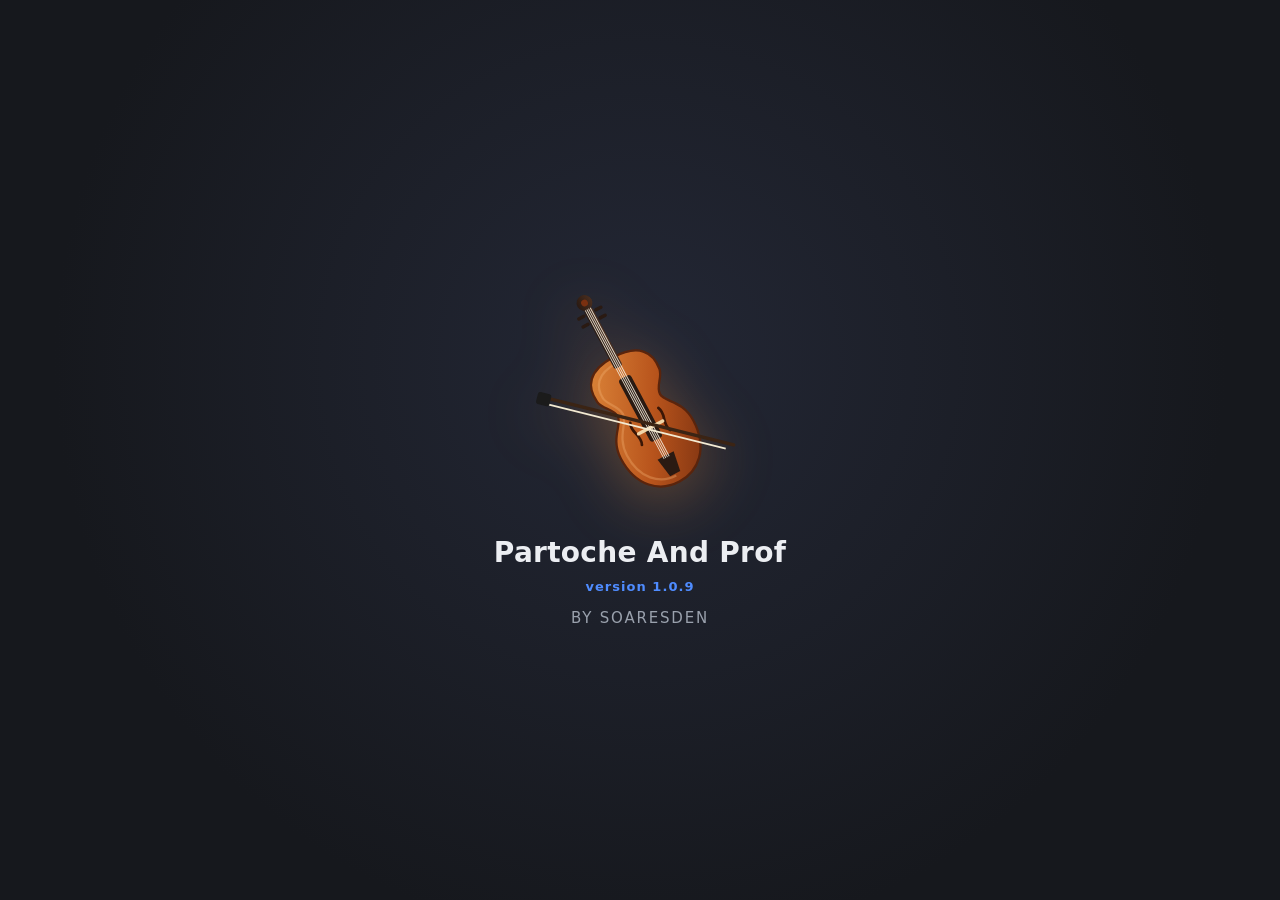
<file: index.html>
<!doctype html><html lang="fr"><head><meta charset="utf-8"><title>Partoche And Prof</title>
<meta http-equiv="refresh" content="0; url=docs/"><script>location.replace('docs/' + location.search + location.hash)</script></head>
<body><a href="docs/">Ouvrir Partoche And Prof</a></body></html>
</file>
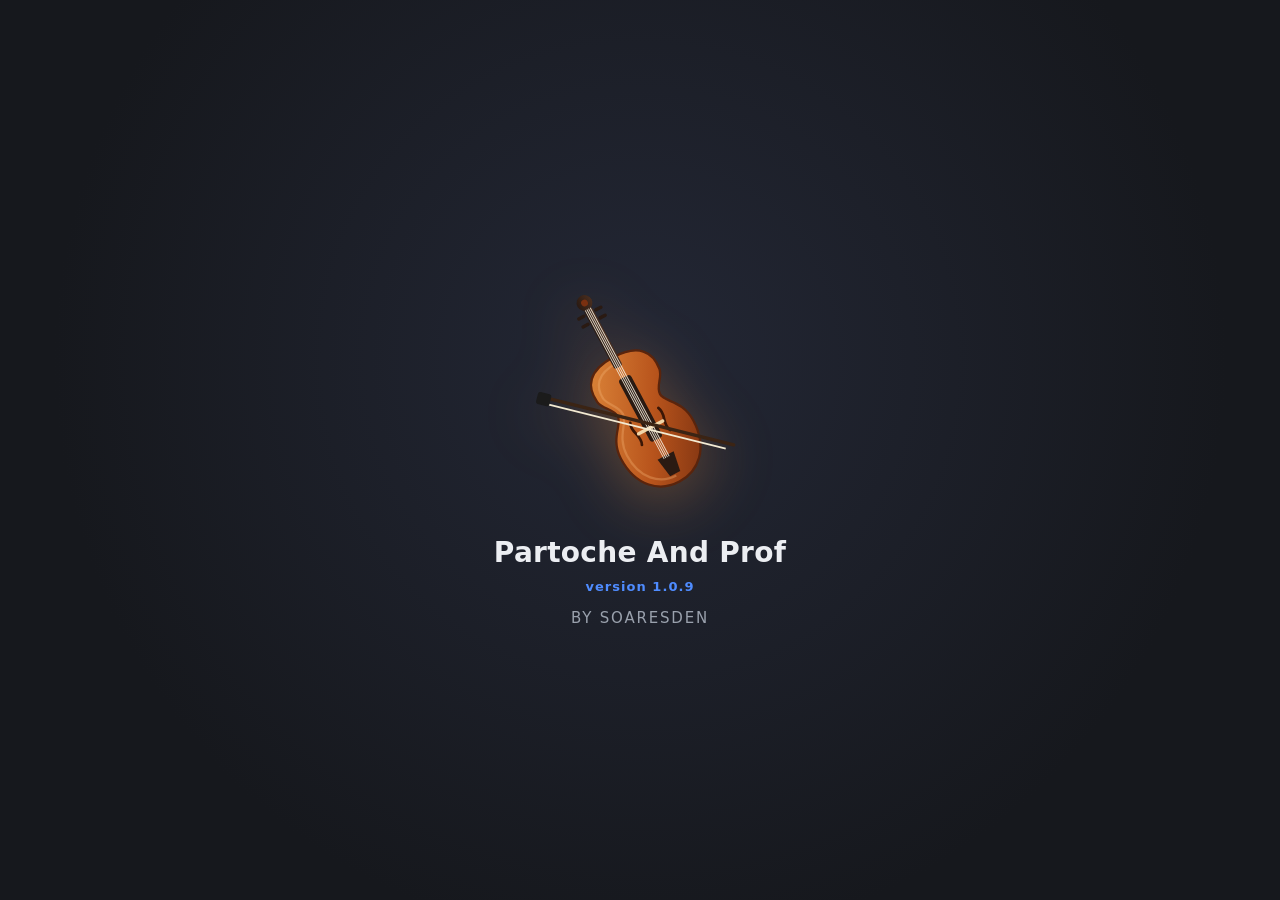
<file: docs/index.html>
<!doctype html>
<html lang="fr">
<head>
<meta charset="utf-8">
<meta name="viewport" content="width=device-width, initial-scale=1, viewport-fit=cover, user-scalable=no">
<meta name="theme-color" content="#16181d">
<title>Partoche And Prof</title>
<link rel="icon" type="image/png" href="img/favicon.png">
<link rel="apple-touch-icon" href="img/icon-192.png">
<link rel="manifest" href="manifest.json">
<meta name="apple-mobile-web-app-capable" content="yes">
<meta name="mobile-web-app-capable" content="yes">
<meta name="apple-mobile-web-app-title" content="Partoche And Prof">
<meta name="apple-mobile-web-app-status-bar-style" content="black-translucent">
<link rel="stylesheet" href="css/app.css">
</head>
<body>
<script src="config.js"></script>
<script src="version.js"></script>
<div id="splash" class="splash">
  <div class="spstage" aria-hidden="true">
    <svg class="spviolin" viewBox="0 0 160 220">
      <defs>
        <linearGradient id="vwood" x1="0" y1="0" x2="1" y2="1"><stop offset="0" stop-color="#e08a3c"/><stop offset=".55" stop-color="#b8541c"/><stop offset="1" stop-color="#7a3010"/></linearGradient>
        <linearGradient id="vneck" x1="0" x2="1"><stop offset="0" stop-color="#2a1a12"/><stop offset="1" stop-color="#4a2e1f"/></linearGradient>
      </defs>
      <g transform="rotate(-28 80 120)">
        <path d="M80 70 C55 70 47 82 49 98 C50 106 59 110 59 118 C59 126 44 132 44 152 C44 180 61 194 80 194 C99 194 116 180 116 152 C116 132 101 126 101 118 C101 110 110 106 111 98 C113 82 105 70 80 70 Z" fill="url(#vwood)" stroke="#5a240c" stroke-width="2"/>
        <path d="M80 76 C60 76 54 86 55 98 C56 105 64 110 64 118 C64 127 50 133 50 152 C50 175 64 188 80 188" fill="none" stroke="#f3b273" stroke-opacity=".35" stroke-width="2"/>
        <path d="M66 128 c-4 8 4 14 0 22 M94 128 c4 8 -4 14 0 22" fill="none" stroke="#3a1606" stroke-width="2.4" stroke-linecap="round"/>
        <rect x="76" y="22" width="8" height="58" rx="2" fill="url(#vneck)"/>
        <rect x="74" y="90" width="12" height="62" rx="3" fill="#2a1a12"/>
        <circle cx="80" cy="16" r="7" fill="url(#vneck)"/><circle cx="80" cy="16" r="3" fill="#7a3010"/>
        <path d="M74 26 h-5 M86 26 h5 M74 34 h-5 M86 34 h5" stroke="#2a1a12" stroke-width="3" stroke-linecap="round"/>
        <path d="M68 140 h24" stroke="#f1d6a8" stroke-width="3" stroke-linecap="round"/>
        <path d="M72 168 l16 0 l-3 18 l-10 0 z" fill="#2a1a12"/>
        <g stroke="#f5efe0" stroke-width=".8" opacity=".9"><path d="M77.5 22 V170"/><path d="M79.2 22 V170"/><path d="M80.8 22 V170"/><path d="M82.5 22 V170"/></g>
      </g>
      <g class="spbow"><g transform="rotate(14 80 120)">
        <path d="M-6 132 L168 132" stroke="#3b2414" stroke-width="3" stroke-linecap="round"/>
        <path d="M-2 137 L162 137" stroke="#f3ead2" stroke-width="1.6"/>
        <rect x="-10" y="128" width="12" height="11" rx="2" fill="#1b1b1b"/>
      </g></g>
    </svg>
    <span class="spnote n1">♪</span><span class="spnote n2">♫</span><span class="spnote n3">♬</span><span class="spnote n4">♩</span><span class="spnote n5">♪</span>
  </div>
  <div class="spname">Partoche And Prof</div>
  <div class="spver">version 1.0</div>
  <div class="spby">By Soaresden</div>
</div>
<svg width="0" height="0" style="position:absolute" aria-hidden="true">
  <defs>
    <symbol id="i-back" viewBox="0 0 24 24"><path d="M15 18l-6-6 6-6"/></symbol>
    <symbol id="i-folder" viewBox="0 0 24 24"><path d="M3 7a2 2 0 0 1 2-2h4l2 2h8a2 2 0 0 1 2 2v8a2 2 0 0 1-2 2H5a2 2 0 0 1-2-2z"/></symbol>
    <symbol id="i-file" viewBox="0 0 24 24"><path d="M14 3H7a2 2 0 0 0-2 2v14a2 2 0 0 0 2 2h10a2 2 0 0 0 2-2V8z"/><path d="M14 3v5h5"/></symbol>
    <symbol id="i-play" viewBox="0 0 24 24"><path d="M7 4.5v15l13-7.5z" fill="currentColor" stroke="none"/></symbol>
    <symbol id="i-pause" viewBox="0 0 24 24"><rect x="6" y="4.5" width="4" height="15" rx="1" fill="currentColor" stroke="none"/><rect x="14" y="4.5" width="4" height="15" rx="1" fill="currentColor" stroke="none"/></symbol>
    <symbol id="i-start" viewBox="0 0 24 24"><path d="M6 5v14"/><path d="M19 5l-10 7 10 7z" fill="currentColor"/></symbol>
    <symbol id="i-tracks" viewBox="0 0 24 24"><path d="M4 6h10M4 12h16M4 18h8"/><circle cx="18" cy="6" r="2"/><circle cx="16" cy="18" r="2"/></symbol>
    <symbol id="i-note" viewBox="0 0 24 24"><path d="M9 18V5l11-2v13"/><circle cx="6" cy="18" r="3"/><circle cx="17" cy="16" r="3"/></symbol>
    <symbol id="i-pen" viewBox="0 0 24 24"><path d="M4 20l4-1 11-11-3-3L5 16z"/><path d="M14 6l3 3"/></symbol>
    <symbol id="i-hl" viewBox="0 0 24 24"><path d="M9 11l-5 5v4h4l5-5"/><path d="M9 11l6-6 4 4-6 6z"/></symbol>
    <symbol id="i-eraser" viewBox="0 0 24 24"><path d="M7 20h13"/><path d="M4 15l9-9 6 6-8 8H8z"/></symbol>
    <symbol id="i-undo" viewBox="0 0 24 24"><path d="M9 14L4 9l5-5"/><path d="M4 9h11a5 5 0 0 1 0 10h-3"/></symbol>
    <symbol id="i-redo" viewBox="0 0 24 24"><path d="M15 14l5-5-5-5"/><path d="M20 9H9a5 5 0 0 0 0 10h3"/></symbol>
    <symbol id="i-trash" viewBox="0 0 24 24"><path d="M4 7h16M10 11v6M14 11v6M6 7l1 13h10l1-13M9 7V4h6v3"/></symbol>
    <symbol id="i-hand" viewBox="0 0 24 24"><path d="M8 13V5a1.5 1.5 0 0 1 3 0v6M11 11V4a1.5 1.5 0 0 1 3 0v7M14 11V5.5a1.5 1.5 0 0 1 3 0V14a7 7 0 0 1-7 7h-.5a6 6 0 0 1-5-2.7L3 15.5a1.6 1.6 0 0 1 2.6-1.8L8 16"/></symbol>
    <symbol id="i-zin" viewBox="0 0 24 24"><circle cx="11" cy="11" r="7"/><path d="M21 21l-5-5M8 11h6M11 8v6"/></symbol>
    <symbol id="i-zout" viewBox="0 0 24 24"><circle cx="11" cy="11" r="7"/><path d="M21 21l-5-5M8 11h6"/></symbol>
    <symbol id="i-2up" viewBox="0 0 24 24"><rect x="3" y="4" width="8" height="16" rx="1"/><rect x="13" y="4" width="8" height="16" rx="1"/></symbol>
    <symbol id="i-lineup" viewBox="0 0 24 24"><rect x="1.5" y="8" width="21" height="8" rx="1"/><path d="M5 12h14M16 10l3 2-3 2"/></symbol>
    <symbol id="i-hup" viewBox="0 0 24 24"><rect x="1.5" y="6" width="6" height="12" rx="1"/><rect x="9" y="6" width="6" height="12" rx="1"/><rect x="16.5" y="6" width="6" height="12" rx="1"/></symbol>
    <symbol id="i-1up" viewBox="0 0 24 24"><rect x="7" y="3" width="10" height="18" rx="1"/></symbol>
    <symbol id="i-loop" viewBox="0 0 24 24"><path d="M17 2l3 3-3 3"/><path d="M4 11V9a4 4 0 0 1 4-4h12"/><path d="M7 22l-3-3 3-3"/><path d="M20 13v2a4 4 0 0 1-4 4H4"/></symbol>
    <symbol id="i-follow" viewBox="0 0 24 24"><circle cx="12" cy="12" r="7"/><circle cx="12" cy="12" r="2" fill="currentColor"/><path d="M12 2v3M12 19v3M2 12h3M19 12h3"/></symbol>
    <symbol id="i-eye" viewBox="0 0 24 24"><path d="M2 12s3.5-7 10-7 10 7 10 7-3.5 7-10 7S2 12 2 12z"/><circle cx="12" cy="12" r="3"/></symbol>
    <symbol id="i-eyeoff" viewBox="0 0 24 24"><path d="M3 3l18 18"/><path d="M10.6 5.1A10 10 0 0 1 12 5c6.5 0 10 7 10 7a17 17 0 0 1-3 3.9M6.5 6.6C3.8 8.3 2 12 2 12s3.5 7 10 7a9.6 9.6 0 0 0 4.4-1"/><path d="M9.9 9.9a3 3 0 0 0 4.2 4.2"/></symbol>
    <symbol id="i-vol" viewBox="0 0 24 24"><path d="M4 9v6h4l5 4V5L8 9z"/><path d="M16 9a4 4 0 0 1 0 6M19 6a8 8 0 0 1 0 12"/></symbol>
    <symbol id="i-mute" viewBox="0 0 24 24"><path d="M4 9v6h4l5 4V5L8 9z"/><path d="M17 9l5 6M22 9l-5 6"/></symbol>
    <symbol id="i-close" viewBox="0 0 24 24"><path d="M6 6l12 12M18 6L6 18"/></symbol>
    <symbol id="i-list" viewBox="0 0 24 24"><path d="M8 6h13M8 12h13M8 18h13M3 6h.01M3 12h.01M3 18h.01"/></symbol>
    <symbol id="i-grid" viewBox="0 0 24 24"><rect x="3" y="3" width="7" height="7" rx="1"/><rect x="14" y="3" width="7" height="7" rx="1"/><rect x="3" y="14" width="7" height="7" rx="1"/><rect x="14" y="14" width="7" height="7" rx="1"/></symbol>
    <symbol id="i-text" viewBox="0 0 24 24"><path d="M5 6V4h14v2M12 4v16M9 20h6"/></symbol>
    <symbol id="i-plus" viewBox="0 0 24 24"><circle cx="12" cy="12" r="9"/><path d="M12 8v8M8 12h8"/></symbol>
    <symbol id="i-minus" viewBox="0 0 24 24"><circle cx="12" cy="12" r="9"/><path d="M8 12h8"/></symbol>
    <symbol id="i-more" viewBox="0 0 24 24"><circle cx="5" cy="12" r="1.6" fill="currentColor"/><circle cx="12" cy="12" r="1.6" fill="currentColor"/><circle cx="19" cy="12" r="1.6" fill="currentColor"/></symbol>
    <symbol id="i-gear" viewBox="0 0 24 24"><circle cx="12" cy="12" r="3"/><path d="M19.4 15a1.7 1.7 0 0 0 .3 1.8l.1.1a2 2 0 1 1-2.8 2.8l-.1-.1a1.7 1.7 0 0 0-1.8-.3 1.7 1.7 0 0 0-1 1.5V21a2 2 0 1 1-4 0v-.1a1.7 1.7 0 0 0-1.1-1.5 1.7 1.7 0 0 0-1.8.3l-.1.1a2 2 0 1 1-2.8-2.8l.1-.1a1.7 1.7 0 0 0 .3-1.8 1.7 1.7 0 0 0-1.5-1H3a2 2 0 1 1 0-4h.1a1.7 1.7 0 0 0 1.5-1.1 1.7 1.7 0 0 0-.3-1.8l-.1-.1a2 2 0 1 1 2.8-2.8l.1.1a1.7 1.7 0 0 0 1.8.3H9a1.7 1.7 0 0 0 1-1.5V3a2 2 0 1 1 4 0v.1a1.7 1.7 0 0 0 1 1.5 1.7 1.7 0 0 0 1.8-.3l.1-.1a2 2 0 1 1 2.8 2.8l-.1.1a1.7 1.7 0 0 0-.3 1.8V9a1.7 1.7 0 0 0 1.5 1H21a2 2 0 1 1 0 4h-.1a1.7 1.7 0 0 0-1.5 1z"/></symbol>
    <symbol id="i-fork" viewBox="0 0 24 24"><path d="M9 2v8a3 3 0 0 0 6 0V2"/><path d="M12 13v9"/><path d="M9 22h6"/></symbol>
    <symbol id="i-search" viewBox="0 0 24 24"><circle cx="11" cy="11" r="7"/><path d="M21 21l-5-5"/></symbol>
    <symbol id="i-refresh" viewBox="0 0 24 24"><path d="M20 11a8 8 0 0 0-14.9-3M4 4v4h4"/><path d="M4 13a8 8 0 0 0 14.9 3M20 20v-4h-4"/></symbol>
  </defs>
</svg>

<!-- ============ BIBLIOTHÈQUE ============ -->
<section id="library" class="screen active">
  <div id="demoBar" class="demobar" hidden>Mode démo · partitions d'exemple et annotations fictives <button id="demoQuit" class="btn chipbtn">Quitter la démo</button></div>
  <header class="bar libbar">
    <button class="brand" id="brandBtn" title="Options"><img class="blogo" src="img/logo.svg" alt=""><span class="bname"><span>Partoche And Prof</span><small><b id="appVer"></b> · options</small></span></button>
    <span id="presLib" class="preslib" hidden><i></i><span></span></span>
    <div class="search"><svg class="ic"><use href="#i-search"/></svg><input id="q" type="search" placeholder="Rechercher une partition…" autocomplete="off"></div>
    <button id="btnStudent" class="btn student" hidden title="Choisir l'élève"><span class="udot"></span><span id="studentLbl">Élève</span><span class="caret">▾</span></button>
    <label id="btnSendScore" class="btn hbtn" hidden title="Envoyer une partition à mon élève"><span>📤</span><span class="lbl">Envoyer une partition</span><input id="sendFile" type="file" accept=".mscz,.mscx" multiple hidden></label>
    <div class="hgroup">
      <button id="btnAgenda" class="btn hbtn" title="Cours et agenda"><span>📅</span><span class="lbl teacheronly">Mon agenda</span><span class="lbl eleveonly">Mes cours</span><i id="agendaCount" class="pcount warn" hidden></i></button>
      <button id="btnAsks" class="btn hbtn" hidden title="Demandes d'avis"><span>💬</span><span class="lbl teacheronly">Demandes</span><i id="asksCount" class="pcount warn" hidden></i></button>
      <button id="btnPres" class="btn hbtn pres" hidden title="Présences et temps de travail de mes élèves"><span>📊</span><span class="lbl">Présences</span><i id="presCount" class="pcount" hidden></i></button>
      <button id="btnTuto" class="btn hbtn teacheronly" title="Le mode d'emploi pour tes élèves, à leur envoyer"><span>📘</span><span class="lbl">Tuto élève</span></button>
      <button id="btnMore" class="btn hbtn more" title="Trouver et ajouter des partitions"><span class="plus">＋</span><span class="lbl">Partitions</span></button>
    </div>
    <div class="hgroup hend">
      <button id="btnRefresh" class="btn hbtn icon" title="Actualiser"><svg class="ic"><use href="#i-refresh"/></svg></button>
      <button id="btnTunerLib" class="btn hbtn icon" title="Accordeur"><svg class="ic"><use href="#i-fork"/></svg></button>
    </div>
    <span hidden><button id="btnFolder" class="btn"><span id="folderLabel"></span></button><button id="btnSettings" class="btn icon"></button></span>
    <label id="btnFiles" class="btn" hidden><svg class="ic"><use href="#i-file"/></svg><span>Ouvrir</span><input id="fileInput" type="file" accept=".mscz,.mscx" multiple hidden></label>
  </header>
  <div id="libTools" class="libtools" hidden>
    <span class="muted">Trier :</span>
    <div class="seg small" id="sortSeg">
      <button data-s="name">Nom<i></i></button>
      <button data-s="date">Date<i></i></button>
      <button data-s="edited">Annoté<i></i></button>
      <button data-s="opened">Ouverture<i></i></button>
      <button data-s="size">Taille<i></i></button>
    </div>
    <div class="seg small" id="tagSeg">
      <button data-t="all">Toutes</button><button data-t="new">Nouveau</button><button data-t="todo">À faire</button><button data-t="wip">En cours</button><button data-t="done">Maîtrisé</button><button data-t="none">Sans tag</button>
    </div>
    <select id="labelSel" class="labelsel" title="Filtrer par étiquette"></select>
    <span id="count" class="muted"></span>
  </div>
  <div id="liveBar" class="livebar" hidden><span id="liveTxt"></span><button id="liveEnd" class="btn chipbtn" hidden>📝 Fin du cours : noter le travail</button></div>
  <div class="libwrap">
  <main id="libBody">
    <div id="grid" class="grid"></div>
    <div id="empty" class="empty" hidden>
      <svg class="ic big"><use href="#i-folder"/></svg>
      <p>Choisis le dossier qui contient tes fichiers <b>.mscz</b>.</p>
      <p class="muted">Tu peux aussi ouvrir un fichier .mscz depuis ton gestionnaire de fichiers avec Partoche And Prof.</p>
    </div>
  </main>
  <aside id="agendaSide" class="agside" hidden>
    <div class="sidehead"><b>Prochains cours</b><span><button id="sideNew" class="btn chipbtn" title="Proposer un cours">＋</button><button id="sideOpen" class="btn chipbtn">Agenda</button></span></div>
    <div id="sideList" class="sidelist"></div>
  </aside>
  </div>
</section>

<!-- ============ LECTEUR ============ -->
<section id="viewer" class="screen">
  <header class="bar vbar">
    <button id="btnBack" class="btn icon" title="Bibliothèque"><svg class="ic"><use href="#i-back"/></svg></button>
    <span id="netState" class="netstate mute"><i></i><span></span></span>
    <div id="title" class="title"></div>
    <button id="vTag" class="tag vtag t-none" title="Tag : toucher pour changer">+ Tag</button>
    <button id="btnUnder" class="btn chipbtn under" hidden title="Afficher / masquer les annotations"><span class="eye">✍️</span><span id="underLbl">Annotations</span></button>
    <div class="tools">
      <div class="seg mode" id="modeSeg">
        <button data-m="hand" class="on" title="Mode main : défiler, toucher une mesure"><svg class="ic"><use href="#i-hand"/></svg><span class="lbl">Main</span></button>
        <button data-m="pen" title="Mode stylo : écrire sur la partition"><svg class="ic"><use href="#i-pen"/></svg><span class="lbl">Stylo</span></button>
      </div>
      <span class="sep"></span>
      <button id="btnTracks" class="btn" title="Pistes"><svg class="ic"><use href="#i-tracks"/></svg><span class="lbl">Pistes</span></button>
      <button id="btnNames" class="btn" title="Noms des notes"><svg class="ic"><use href="#i-note"/></svg><span class="lbl" id="namesLbl">Notes</span></button>
      <span class="sep"></span>
      <button id="btnZout" class="btn icon" title="Dézoomer"><svg class="ic"><use href="#i-zout"/></svg></button>
      <button id="btnZin" class="btn icon" title="Zoomer"><svg class="ic"><use href="#i-zin"/></svg></button>
      <button id="btnLayout" class="btn icon" title="Mise en page"><svg class="ic"><use href="#i-2up"/></svg></button>
    
      <span class="sep"></span>
      <button id="btnTuner" class="btn icon" title="Accordeur"><svg class="ic"><use href="#i-fork"/></svg></button>
      <span id="wTime" class="wtime" hidden title="Temps passé sur ce morceau : cette séance, et au total"></span>
</div>
  </header>

  <div id="inkbar" class="inkbar" hidden>
    <button id="btnTool" class="btn tooltrig" title="Outil et épaisseur"><svg class="ic" id="toolSvg"><use id="toolIcon" href="#i-pen"/></svg><span id="toolEmo" class="emo" hidden></span><i id="toolDot"></i><span class="caret">▾</span></button>
    <div id="favs" class="favs" title="Tes outils les plus utilisés"></div>
    <span class="sep"></span>
    <div id="swatches" class="swatches"></div>
    <span class="sep"></span>
    <button id="btnUndo" class="btn icon" title="Défaire le dernier trait"><svg class="ic"><use href="#i-undo"/></svg></button>
    <button id="btnRedo" class="btn icon" title="Rétablir"><svg class="ic"><use href="#i-redo"/></svg></button>
    <button id="btnMore" class="btn icon" title="Plus"><svg class="ic"><use href="#i-more"/></svg></button>
  </div>

  <div id="toolPop" class="pop" hidden>
    <div class="tools4">
      <button data-tool="pen"><svg class="ic"><use href="#i-pen"/></svg>Stylo</button>
      <button data-tool="hl"><svg class="ic"><use href="#i-hl"/></svg>Surligneur</button>
      <button data-tool="text"><svg class="ic"><use href="#i-text"/></svg>Texte</button>
      <button data-tool="emoji"><span class="emo">〰️</span>Emoji</button>
      <button data-tool="eraser"><svg class="ic"><use href="#i-eraser"/></svg>Gomme</button>
    </div>
    <div id="shapeRow"><div class="row between"><span>Formes</span><span class="muted small">glisser pour dessiner · archet : un toucher suffit</span></div><div class="shapes"><button data-shape="downbow" title="Tiré (archet)"><svg viewBox="0 0 24 24" class="ic"><path d="M6 19V6h12v13" stroke-width="2.6"/></svg><small>Tiré</small></button><button data-shape="upbow" title="Poussé (archet)"><svg viewBox="0 0 24 24" class="ic"><path d="M6 5l6 14 6-14"/></svg><small>Poussé</small></button><button data-shape="ellipse" title="Rond"><svg viewBox="0 0 24 24" class="ic"><ellipse cx="12" cy="12" rx="9" ry="7"/></svg><small>Rond</small></button><button data-shape="rect" title="Carré"><svg viewBox="0 0 24 24" class="ic"><rect x="4" y="5" width="16" height="14" rx="1"/></svg><small>Carré</small></button><button data-shape="line" title="Trait"><svg viewBox="0 0 24 24" class="ic"><path d="M4 19L20 5"/></svg><small>Trait</small></button><button data-shape="arrow" title="Flèche"><svg viewBox="0 0 24 24" class="ic"><path d="M4 19L19 6M19 6h-7M19 6v7"/></svg><small>Flèche</small></button><button data-shape="cresc" title="Crescendo"><svg viewBox="0 0 24 24" class="ic"><path d="M21 6L3 12l18 6"/></svg><small>Crescendo</small></button><button data-shape="decresc" title="Decresc."><svg viewBox="0 0 24 24" class="ic"><path d="M3 6l18 6-18 6"/></svg><small>Decresc.</small></button></div></div>
    <div id="sizeRow">
      <div class="row between"><span>Épaisseur / taille</span></div>
      <div class="seg sizes">
        <button data-size="1"><i style="--s:4px"></i></button>
        <button data-size="2"><i style="--s:7px"></i></button>
        <button data-size="4"><i style="--s:11px"></i></button>
        <button data-size="6"><i style="--s:15px"></i></button>
      </div>
    </div>
  </div>

  <div id="emojiPop" class="pop wide" hidden>
    <div class="row between"><b>Emoji à poser</b><span class="muted small">touche puis pose-le sur la partition</span></div>
    <div id="emojiGrid" class="emojigrid"></div>
    <div class="dlg-btns"><button id="emojiAdd" class="btn chipbtn">＋ Autre emoji…</button><button id="emojiReset" class="btn chipbtn">Réinitialiser</button></div>
  </div>

  <div id="layoutPop" class="pop" hidden>
    <div class="row between"><b>Mise en page</b></div>
    <div class="layouts">
      <button data-l="vertical"><span class="lic lv"><i></i><i></i></span>Vertical<small>une page sous l'autre</small></button>
      <button data-l="two"><span class="lic l2"><i></i><i></i></span>Côte à côte<small>2 pages, défilement vertical</small></button>
      <button data-l="horizontal"><span class="lic lh"><i></i><i></i><i></i></span>Horizontal<small>pages en ligne, glisser de côté</small></button>
      <button data-l="line"><span class="lic ll"><i></i></span>Ligne continue<small>une seule ligne, défile vers la droite (idéal en paysage)</small></button>
    </div>
  </div>

  <div id="loopBar" class="loopbar" hidden>
    <span id="loopMsg">Touche la mesure de début</span>
    <button id="loopGo" class="btn primary" disabled>▶ Boucler</button>
    <button id="loopCancel" class="btn">Annuler</button>
  </div>

  <div id="morePop" class="pop" hidden>
    <label class="row click"><svg class="ic"><use href="#i-plus"/></svg> Ajouter une couleur favorite<input id="colorPick" type="color" value="#7b3fbf" class="hiddenpick"></label>
    <button id="btnEditColors" class="row click"><svg class="ic"><use href="#i-minus"/></svg> <span id="editColorsLbl">Retirer des couleurs</span></button>
    <label class="row"><input type="checkbox" id="optFinger"> Stylet actif (S Pen…) : le doigt fait défiler au lieu d'écrire</label>
    <button id="btnClearPage" class="row click danger"><svg class="ic"><use href="#i-trash"/></svg> Effacer la page affichée</button>
  </div>

  <div id="renderBar" class="renderbar" hidden><i></i><span>Chargement…</span></div>
  <div id="scroller" class="scroller"><div id="pages" class="pages"></div></div>

  <footer class="transport">
    <button id="btnStart" class="btn icon" title="Début"><svg class="ic"><use href="#i-start"/></svg></button>
    <button id="btnPlay" class="btn play" title="Lecture"><svg class="ic"><use href="#i-play"/></svg></button>
    <span id="tCur" class="time">0:00</span>
    <input id="seek" type="range" min="0" max="1000" value="0" step="1">
    <span id="tDur" class="time">0:00</span>
    <button id="btnSpeed" class="btn" title="Vitesse"><span id="speedLbl">100 %</span></button>
    <button id="btnLoop" class="btn icon" title="Boucle : choisir début et fin"><svg class="ic"><use href="#i-loop"/></svg></button>
    <button id="btnFollow" class="btn icon on" title="Suivre la lecture"><svg class="ic"><use href="#i-follow"/></svg></button>
  </footer>

  <!-- panneau pistes -->
  <aside id="tracksPanel" class="panel">
    <div class="panel-head"><h3>Pistes</h3><button class="btn icon" data-close><svg class="ic"><use href="#i-close"/></svg></button></div>
    <div class="volbox">
      <div class="vmrow"><span class="vmlbl">🔊 Volume</span><input id="masterVol" type="range" min="0" max="300" step="5" list="volTicks"><b id="masterVolLbl" class="vmval">100 %</b></div>
      <datalist id="volTicks"><option value="100"></option><option value="200"></option></datalist>
      <p id="masterWarn" class="volwarn" hidden>⚠️ Au-delà de 100 %, le son est poussé : il peut saturer (grésiller), surtout au casque ou sur un petit haut-parleur. Baisse si ça grésille.</p>
      <div class="vmrow" id="devVolRow" hidden><span class="vmlbl">📱 Tablette</span><input id="devVol" type="range" min="0" max="15" step="1"><b id="devVolLbl" class="vmval"></b></div>
    </div>
    <div class="panel-sub">
      <span class="plbl"><svg class="ic sm"><use href="#i-eye"/></svg> Affichage</span>
      <button id="allShow" class="chip">Tout afficher</button>
      <button id="allHide" class="chip">Tout masquer</button>
    </div>
    <div class="panel-sub">
      <span class="plbl"><svg class="ic sm"><use href="#i-vol"/></svg> Son</span>
      <button id="allSound" class="chip">Tout entendre</button>
      <button id="allMute" class="chip">Tout couper</button>
      <button id="soundVisible" class="chip">= affiché</button>
    </div>
    <div id="applyHint" class="warn info" hidden>Les changements d'affichage s'appliquent quand tu fermes ce panneau (✕).</div>
    <div id="noneWarn" class="warn" hidden>Coche au moins une piste à afficher</div>
    <div id="trackList"></div>
    <p class="hint">Case cochée = affichée sur la partition · <svg class="ic sm"><use href="#i-vol"/></svg> son · <b>S</b> solo</p>
  </aside>

  <!-- popover noms de notes -->
  <div id="namesPop" class="pop" hidden>
    <div class="seg" id="namesSeg">
      <button data-v="off">Aucun</button>
      <button data-v="letter">A B C</button>
      <button data-v="solfege">Do Ré Mi</button>
    </div>
    <label class="row"><input type="checkbox" id="optOctave"> Numéro d'octave (C4, Do4)</label>
    <label class="row"><input type="checkbox" id="optAbove"> Au-dessus de la portée</label>
    <label class="row" id="rowManual"><input type="checkbox" id="optHideManual" checked> Masquer les noms déjà écrits à la main</label>
  </div>

  <!-- popover vitesse -->
  <div id="speedPop" class="pop" hidden>
    <div class="row between"><span>Vitesse</span><b id="speedVal">100 %</b></div>
    <input id="speed" type="range" min="25" max="150" step="5" value="100">
    <div class="seg small">
      <button data-s="50">50 %</button><button data-s="75">75 %</button><button data-s="90">90 %</button><button data-s="100">100 %</button>
    </div>
  </div>

  <div id="toast" class="toast" hidden></div>
</section>

<!-- ============ OPTIONS ============ -->
<div id="settings" class="dlg settings" hidden>
  <div class="dlg-card big">
    <div class="panel-head"><h3>Options</h3><button class="btn icon" id="setClose"><svg class="ic"><use href="#i-close"/></svg></button></div>
    <h4>Profil</h4>
    <div class="setrow"><div><b>Je suis</b><div class="muted" id="setRoleNote"></div></div>
      <div class="seg small" id="setRole"><button data-v="eleve">Élève</button><button data-v="prof">Prof</button></div></div>
    <label class="setrow" hidden><div><b>Mode démo</b><div class="muted">Partitions d'exemple (domaine public) avec des annotations de démonstration</div></div><input type="checkbox" id="setDemo"></label>
    <div class="setrow" id="profRow"><div><b>Mon emoji et ma couleur</b><div class="muted" id="profNote">Ton prof les voit à côté de ton prénom et sur tes annotations</div><div class="profrow"><input id="profEmoIn" class="txt emoin" maxlength="12" placeholder="🎻" title="Tape ou colle ton emoji"><button class="btn chipbtn" id="profEmoAll">Tous les emojis</button><label class="colpick" title="Ta couleur"><input type="color" id="profColIn" value="#9b3fc0"><span>Ma couleur</span></label></div><div class="emoall" id="profEmoGrid" hidden></div></div></div>
    <div class="setrow" id="profReset" hidden><div><b>Se déconnecter</b><div class="muted">Efface ton prénom, tes élèves et leurs mots de passe de ce navigateur, puis relance la configuration</div></div><button class="btn chipbtn danger" id="setProfReset">Se déconnecter</button></div>
    <div class="setrow" id="notifRow" hidden><div><b>Notifications</b><div class="muted">Te prévenir quand un élève propose un cours ou arrive en ligne (garde l'onglet ouvert) <span id="notifState"></span></div></div><button class="btn chipbtn" id="setNotif">Activer</button></div>
    <div class="setrow" id="langRow" hidden><div><b>Langue</b><div class="muted">Langue de cette page</div></div><select id="langSel" class="langsel"></select></div>
    <div class="setrow eleveonly"><div><b>Mes tags</b><div class="muted">Crée tes étiquettes, avec emoji et couleur</div></div><button class="btn chipbtn" id="setLabels">🏷️ Gérer</button></div>
    <div class="setrow"><div><b>Tuto</b><div class="muted">La visite guidée des fonctions</div></div><button class="btn chipbtn" id="setTuto">Revoir le tuto</button></div>
    <div id="welcome" class="warn" hidden>Bienvenue ! Choisis ton <b>dossier Partoche</b> (par ex. un dossier pCloud) : l'appli y range tes partitions, tes annotations et celles de ton prof.</div>

    <h4 class="eleveonly">Dossiers</h4>
    <div class="setrow root eleveonly">
      <div><b>Mon dossier Partoche</b><div class="muted" id="setRoot"></div></div>
      <div class="btns"><button class="btn chipbtn primary" id="setWizard">Refaire la configuration</button><button class="btn chipbtn" id="setPcLogout" hidden>Déconnecter pCloud</button></div>
    </div>
    <details class="advdirs eleveonly"><summary class="muted small">Réglages avancés (dossiers de la tablette)</summary>
    <div class="setrow">
      <div><b>Dossier Partoche sur la tablette</b><div class="muted">Contient MSCZ, MesNotes, Settings et Prof (créés si besoin)</div></div>
      <button class="btn chipbtn" id="setPickRoot">Choisir…</button>
    </div>
    <div class="setrow">
      <div><b>Partitions</b><div class="muted" id="setScores">—</div></div>
      <button class="btn chipbtn" id="setPickScores">Choisir…</button>
    </div>
    <div class="setrow">
      <div><b>Sauvegarde</b> <span class="muted">(annotations, réglages par partition, préférences, historique)</span><div class="muted" id="setSave">—</div></div>
      <div class="btns"><button class="btn chipbtn" id="setPickSave">Choisir…</button><button class="btn chipbtn" id="setResetSave">Par défaut</button></div>
    </div>
    </details>
    <div id="cloudWarn" class="warn" hidden>⚠ Ce dossier de sauvegarde est sur <b>pCloud</b> : le connecteur Android de pCloud crée des copies « conflicted ». Choisis plutôt un <b>dossier de la tablette</b> (par ex. <i>Documents/Partoche And Prof</i> — tu peux le créer depuis le sélecteur), puis synchronise-le avec pCloud grâce à une appli de synchro (par ex. <i>Autosync for pCloud</i>, en synchro dans les deux sens). Toutes tes annotations y seront recopiées automatiquement.</div>
    <div class="muted small" id="setWebNote" hidden>Le choix des dossiers est disponible dans l'appli Android. Ici, les données restent dans le navigateur.</div>

    <div id="shareSec">
    <h4>Partage avec mon prof</h4>
    <div class="muted small" style="margin-bottom:6px">Ton prof voit tes partitions et t'envoie ses annotations : elles s'affichent dans leurs couleurs, avec une bulle à son nom, et tu peux les masquer. <a href="#" id="shHelp">Comment faire ?</a></div>
    <div class="setrow"><div><b>Liens pour ton prof</b><div class="muted">Créés en un clic avec ton compte pCloud</div></div><button class="btn chipbtn primary" id="shWizard">Partager avec mon prof</button></div>
    <div class="setrow"><div><b>Activité de mon prof</b><div class="muted">Quand il ouvre ta page, tes partitions, ses annotations</div></div><button class="btn chipbtn" id="actOpen">👀 Voir</button></div>
    <details class="advdirs"><summary class="muted small">Saisir un lien à la main</summary>
    <div class="setrow"><div><b>Ton lien de partage pCloud</b><div class="muted">Le dossier qui contient tes partitions et tes annotations</div></div><input id="shLink" class="txt" placeholder="https://e.pcloud.link/publink/show?code=…"></div>
    <div class="setrow"><div><b>Mot de passe du lien</b></div><input id="shPwd" class="txt" type="password" autocomplete="off"></div>
    <div class="setrow"><div class="muted" id="shState"></div><button class="btn chipbtn" id="shTest">Tester</button></div>
    </details>
    </div>

    <h4>Affichage</h4>
    <div class="setrow"><div><b>Noms des notes par défaut</b><div class="muted">Pour les partitions pas encore réglées (chaque partition garde son propre choix)</div></div>
      <div class="seg small" id="setNames"><button data-v="off">Aucun</button><button data-v="letter">A B C</button><button data-v="solfege">Do Ré Mi</button></div></div>
    <div class="setrow"><div><b>Disposition à l'ouverture</b></div>
      <div class="seg small" id="setLayout"><button data-v="auto">Auto</button><button data-v="one">1 page</button><button data-v="two">Côte à côte</button><button data-v="horizontal">Horizontal</button><button data-v="line">Ligne</button></div></div>
    <label class="setrow"><div><b>Suivre la lecture</b><div class="muted">La page défile toute seule avec le curseur</div></div><input type="checkbox" id="setFollow"></label>

    <h4>Stylo</h4>
    <label class="setrow"><div><b>Stylet actif (S Pen…)</b><div class="muted">En mode Stylo, le doigt fait défiler au lieu d'écrire</div></div><input type="checkbox" id="setFinger"></label>
    <div class="setrow"><div><b>Couleurs favorites</b><div class="muted">Vert, rouge, bleu, marron</div></div><button class="btn chipbtn" id="setResetColors">Réinitialiser</button></div>

    <h4>Données</h4>
    <div class="setrow"><div><b>Historique</b><div class="muted" id="setHistCount"></div></div><button class="btn chipbtn" id="setClearHist">Effacer</button></div>
    <div class="setrow"><div><b>Sons d'instruments</b><div class="muted">Téléchargés une fois puis gardés hors-ligne</div></div><button class="btn chipbtn" id="setClearSounds">Vider le cache</button></div>
    <h4>Journal (diagnostic)</h4>
    <div class="setrow"><div><b>Journal des enregistrements</b><div class="muted">Tout ce que fait l'appli pour écrire tes fichiers, avec les erreurs</div></div>
      <div class="btns"><button class="btn chipbtn" id="logShow">Voir</button><button class="btn chipbtn" id="logClear">Effacer</button></div></div>
    <label class="setrow"><div><b>Journal automatique</b><div class="muted">Recopié tout seul dans le dossier de sauvegarde (!Log.txt) après chaque enregistrement</div></div><input type="checkbox" id="setAutoLog"></label>
    <div class="setrow"><div><b>Exporter le journal</b><div class="muted">Dans le dossier de sauvegarde (!Log.txt) ou où tu veux</div></div>
      <div class="btns"><button class="btn chipbtn" id="logToSave">!Log.txt</button><button class="btn chipbtn" id="logExport">Enregistrer sous…</button></div></div>
    <pre id="logView" class="logview" hidden></pre>
    <h4>À propos</h4>
    <div class="muted small credits">
      Partoche And Prof — logiciel libre (licence GNU GPL v3), par Soaresden.<br>
      Rendu des partitions : <b>webmscore</b> (moteur libre de MuseScore), GPL v3.<br>
      Sons : banque <b>FluidR3 GM</b> (Frank Wen, licence CC BY 3.0) via midi-js-soundfonts (B. Gleitz).<br>
      Partitions de démo : œuvres du domaine public.<br>
      MuseScore est une marque de ses propriétaires ; cette appli n'y est pas affiliée.<br>
      <a href="https://soaresden.github.io/Partoche/demarrer.html" target="_blank" rel="noopener">Démarrer en 8 étapes</a> · <a href="https://soaresden.github.io/Partoche/guide.html" target="_blank" rel="noopener">Guide d’installation</a> · <a href="https://soaresden.github.io/Partoche/privacy.html" target="_blank" rel="noopener">Politique de confidentialité</a> · <a href="https://github.com/soaresden/Partoche" target="_blank" rel="noopener">Code source</a>
    </div>
    <p class="muted small" id="setVersion"></p>
  </div>
</div>

<!-- ============ ACCUEIL (1er lancement) ============ -->
<div id="onboard" class="dlg onboard" hidden>
  <div class="dlg-card big">
    <div class="obhead"><img class="oblogo" src="img/logo.svg" alt="">
      <div><h2>Bienvenue dans Partoche And Prof</h2><div class="muted">Tes partitions MuseScore sur tablette : lecture, pistes, annotations, et le lien avec ton prof.</div></div></div>
    <h4>Tu es…</h4>
    <div class="obroles">
      <button data-role="eleve"><span class="obic">🎻</span><b>Élève / musicien</b><small>Je lis et j'annote mes partitions, et je les partage avec mon prof</small></button>
      <button data-role="prof"><span class="obic">🧑‍🏫</span><b>Prof</b><small>Je vois les partitions de mes élèves et je leur envoie mes annotations</small></button>
    </div>
    <div class="dlg-btns obbtns">
      <button id="obDemo" class="btn" disabled hidden>Essayer la démo</button>
      <button id="obGo" class="btn primary" disabled>Commencer</button>
    </div>
    <p class="muted small">Tu pourras changer ça plus tard dans les Options.</p>
  </div>
</div>

<!-- ============ CONFIGURATION (élève) ============ -->
<div id="wiz" class="dlg wiz" hidden>
  <div class="dlg-card big">
    <div class="wizhead"><img src="img/logo.svg" alt=""><div><h2 id="wizTitle">Configuration</h2><div class="wizdots"><i></i><i></i><i></i></div></div><button class="btn icon" id="wizClose" hidden><svg class="ic"><use href="#i-close"/></svg></button></div>

    <section data-step="start">
      <p class="wizlead">Où sont (ou seront) tes partitions ?</p>
      <div class="choices">
        <button id="stCloud" class="reco"><span class="recotag">Recommandé</span><span class="ci">☁️</span><b>Directement dans mon pCloud</b><small>Connexion à ton compte (Google, Apple, double authentification…) : tout est rangé dans pCloud, sans appli de synchronisation.</small></button>
        <button id="stNew"><span class="ci">🆕</span><b>Nouvelle installation</b><small>Choisis un emplacement sur ta tablette : j'y crée <b>Partoche</b> avec <b>MSCZ</b>, <b>MesNotes</b>, <b>Settings</b> et <b>Prof</b>.</small></button>
        <button id="stExisting"><span class="ci">📂</span><b>J'ai déjà un dossier Partoche</b><small>Retrouve-le sur ta tablette : je détecte ce qu'il contient et je range l'ancien dossier Eleve / ApkSettings dans MesNotes et Settings.</small></button>
      </div>
      <p class="muted small">Un dossier de la tablette peut être synchronisé avec pCloud (par ex. AutoSync) pour que ton prof y ait accès.</p>
    </section>

    <section data-step="pc" hidden>
      <p class="wizlead">Connecte ton compte <b>pCloud</b> : Partoche And Prof y lit tes partitions et y range tes annotations, directement.</p>
      <button id="pcWeb" class="btn primary pcweb">🌐 Me connecter sur le site pCloud<small>Google, Apple, double authentification… tout marche</small></button>
      <p class="muted small pcor">ou avec ton email et ton mot de passe pCloud :</p>
      <label class="wizf">Email<input id="pcEmail" class="txt" type="email" autocomplete="username" placeholder="toi@exemple.fr"></label>
      <label class="wizf">Mot de passe<input id="pcPwd" class="txt" type="password" autocomplete="current-password"></label>
      <label class="wizf" id="pcTfaRow" hidden>Code de double authentification<input id="pcTfa" class="txt" inputmode="numeric" autocomplete="one-time-code"></label>
      <p class="warnt" id="pcErr" hidden></p>
      <div class="dlg-btns"><button id="pcGo" class="btn">Se connecter</button></div>
      <div class="box tip pchelp">🔑 <b>Tu te connectes à pCloud avec Google, Apple ou Facebook ?</b> Ajoute d'abord un mot de passe à ton compte : sur <a href="https://my.pcloud.com" target="_blank" rel="noopener">my.pcloud.com</a> → <b>Paramètres → Compte → Mot de passe</b> (« Définir un mot de passe »). Ensuite, connecte-toi ici avec ton <b>email</b> et ce mot de passe. La double authentification marche aussi : l'appli te demandera le code.</div>
      <p class="muted small">Pas de compte ? <a href="https://www.pcloud.com" target="_blank" rel="noopener">Crée-le gratuitement</a>. Ton mot de passe n'est pas gardé : seule une clé de connexion reste sur la tablette.<br>
      <a href="#" id="pcBack">← Revenir au choix</a></p>
    </section>

    <section data-step="folder" hidden>
      <p class="wizlead">Choisis ton dossier <b>Partoche</b>. Il contient (ou contiendra) <b>MSCZ</b>, <b>MesNotes</b>, <b>Settings</b> et <b>Prof</b> : je détecte ce qui existe et je crée le reste.</p>
      <div class="fpath" id="fPath"></div>
      <div class="flist" id="fList"></div>
      <p class="warnt" id="fErr" hidden></p>
      <div class="dlg-btns"><button id="fNew" class="btn">＋ Créer « Partoche » ici</button><button id="fUse" class="btn primary">Utiliser ce dossier</button></div>
    </section>

    <section data-step="done" hidden>
      <div class="sumbox" id="sumBox"></div>
      <h4>Partager avec ton prof <span class="muted small">(facultatif, faisable plus tard)</span></h4>
      <div id="shPc">
        <p class="muted small" id="shPcInfo">Je crée (ou retrouve) un lien protégé par mot de passe sur ton dossier Partoche, et un lien de dépôt sur Prof.</p>
        <div class="sharerow"><input id="shMyName" class="txt" placeholder="Ton prénom"><input id="shNewPwd" class="txt" type="text" placeholder="Mot de passe (6 caractères min.)"><button id="shMake" class="btn chipbtn primary">Créer les liens</button></div>
      </div>
      <div id="shLocal" hidden>
        <p class="muted small">Sur pcloud.com, crée sur ton dossier Partoche un <b>lien de partage</b> avec mot de passe, et sur Prof un lien <b>« Demander des fichiers »</b> (le dépôt sans compte). Colle-les ici, je les vérifie.</p>
        <label class="wizf">Ton prénom<input id="shMyName2" class="txt" placeholder="Ton prénom"></label>
        <label class="wizf">Lien de partage (dossier Partoche)<input id="lkShare" class="txt" placeholder="https://e.pcloud.link/publink/show?code=…"></label>
        <label class="wizf">Mot de passe du lien<input id="lkPwd" class="txt" type="text"></label>
        <label class="wizf">Lien de dépôt (« Demander des fichiers » sur Prof)<input id="lkUpload" class="txt" placeholder="https://e.pcloud.link/puplink/show?code=…"></label>
        <div class="dlg-btns"><button id="lkCheck" class="btn chipbtn primary">Vérifier les liens</button></div>
        <div class="sumbox small" id="lkState" hidden></div>
      </div>
      <p class="warnt" id="shErr" hidden></p>
      <div id="shOut" hidden>
        <pre class="shmsg" id="shMsg"></pre>
        <div class="dlg-btns"><button id="shCopy" class="btn">Copier</button><button id="shSend" class="btn primary">Envoyer à mon prof…</button></div>
      </div>
      <div class="dlg-btns"><button id="wizDone" class="btn primary">Terminer</button></div>
    </section>
  </div>
</div>

<!-- ============ TUTO ÉLÈVE (prof) ============ -->
<div id="tutoDlg" class="dlg" hidden>
  <div class="dlg-card big tutocard">
    <div class="panel-head"><h3>📘 Tuto pour mes élèves</h3><button class="btn icon" id="tutoClose"><svg class="ic"><use href="#i-close"/></svg></button></div>
    <div class="tutobar">
      <p class="muted small">La page que suit un nouvel élève : compte pCloud, appli sur sa tablette, puis le lien qu'il t'envoie. Partage-la-lui.</p>
      <div class="tutobtns">
        <button id="tutoShare" class="btn primary">📤 Partager avec un élève</button>
        <a id="tutoWa" class="btn" target="_blank" rel="noopener">WhatsApp</a>
        <a id="tutoMail" class="btn">Email</a>
        <button id="tutoCopy" class="btn">🔗 Copier le lien</button>
        <a class="btn" href="https://github.com/soaresden/Partoche/releases/latest/download/Partoche.apk" title="Lien direct de l'appli Android de l'élève">⬇️ APK</a>
        <a id="tutoOpen" class="btn" target="_blank" rel="noopener">↗ Ouvrir</a>
      </div>
    </div>
    <iframe id="tutoFrame" class="tutoframe" title="Tuto élève" loading="lazy"></iframe>
  </div>
</div>

<!-- ============ ÉLÈVES (prof) ============ -->
<div id="studentsDlg" class="dlg" hidden>
  <div class="dlg-card big">
    <div class="panel-head"><h3>Mes élèves</h3><button class="btn icon" id="stClose"><svg class="ic"><use href="#i-close"/></svg></button></div>
    <div class="mecard" id="meCard">
      <button class="meemo" id="meEmo" title="Choisir mon emoji"></button>
      <div class="meinfo">
        <input id="stMe" class="txt" placeholder="Ton prénom">
        <div class="profrow"><input id="meEmoIn" class="txt emoin" maxlength="12" placeholder="🎼" title="Tape ou colle ton emoji"><button class="btn chipbtn" id="meEmoAll">Tous les emojis</button><label class="colpick" title="Ta couleur"><input type="color" id="meColIn" value="#2f7de1"><span>Ma couleur</span></label></div>
        <div class="muted small">Ton prénom, ton emoji et ta couleur s'affichent chez tes élèves, sur tes annotations.</div>
      </div>
    </div>
    <div class="emoall" id="meEmoGrid" hidden></div>
    <div id="stList" class="stgrid"></div>
    <div class="stbackup"><button class="btn chipbtn primary" id="stTuto">📘 Envoyer le tuto à un nouvel élève</button><button class="btn chipbtn" id="stPaste">📋 Coller un code</button><button class="btn chipbtn" id="stCopyCode">🔑 Copier mon code de sauvegarde</button><button class="btn chipbtn" id="stExport">💾 Fichier de sauvegarde</button><label class="btn chipbtn">📂 Restaurer un fichier<input id="stImport" type="file" accept=".json,.txt,application/json,text/plain" hidden></label><span class="muted small">Le code (texte « P1.… ») ou le fichier regroupent tes élèves, leurs liens et mots de passe : garde-les pour toi.</span></div>
    <div id="stForm" class="stform" hidden>
      <h4 id="stFormTitle">Ajouter un élève</h4>
      <div class="setrow"><div><b>Prénom de l'élève</b></div><input id="stName" class="txt" placeholder="Ex. Camille"></div>
      <div class="setrow"><div><b>Lien de partage</b><div class="muted">Lien pCloud du dossier de partitions de l'élève</div></div><input id="stLink" class="txt" placeholder="https://e.pcloud.link/publink/show?code=…"></div>
      <div class="setrow"><div><b>Mot de passe</b></div><input id="stPwd" class="txt" type="password" autocomplete="off"></div>
      <div class="setrow"><div><b>Lien de dépôt</b><div class="muted">Lien « Demander des fichiers » de l'élève, pour lui envoyer tes annotations et des partitions</div></div><input id="stUpload" class="txt" placeholder="https://e.pcloud.link/puplink/show?code=…"></div>
      <div class="dlg-btns"><button id="stCancelEdit" class="btn">Annuler</button><button id="stSave" class="btn primary">Ajouter</button></div>
      <p class="muted small">Ces liens, c'est ton élève qui te les donne : son appli les crée et prépare le message (Options → Partager avec mon prof).</p>
    </div>
  </div>
</div>

<div id="moreDlg" class="dlg" hidden>
  <div class="dlg-card big">
    <div class="panel-head"><h3>🎼 Obtenir d'autres partitions</h3><button class="btn icon" id="moreClose"><svg class="ic"><use href="#i-close"/></svg></button></div>
    <p>Avec <b>LibreScore</b> (gratuit), cherche un morceau et télécharge-le au format <b>MuseScore (.mscz)</b>.</p>
    <div class="moregrid">
      <a class="morebtn" href="https://github.com/LibreScore/app-librescore/releases/latest/download/LibreScore.exe" target="_blank" rel="noopener"><span>🪟</span><b>PC Windows</b><small>LibreScore.exe</small></a>
      <a class="morebtn" href="https://github.com/LibreScore/app-librescore/releases/latest/download/LibreScore.dmg" target="_blank" rel="noopener"><span>🍎</span><b>Mac</b><small>LibreScore.dmg</small></a>
      <a class="morebtn" href="https://github.com/LibreScore/app-librescore/releases/latest/download/LibreScore.apk" target="_blank" rel="noopener"><span>🤖</span><b>Android</b><small>LibreScore.apk</small></a>
    </div>
    <p class="morewhere" id="moreWhere"></p>
    <label id="moreSend" class="btn primary moresend" hidden>📤 Envoyer une partition à mon élève<input id="moreFile" type="file" accept=".mscz,.mscx" multiple hidden></label>
  </div>
</div>

<div id="newDlg" class="dlg" hidden>
  <div class="dlg-card newcard">
    <div class="newburst">🎁</div>
    <h3 id="newTitle">Nouvelle partition</h3>
    <div id="newList" class="newlist"></div>
    <div class="dlg-btns"><button id="newClose" class="btn">Plus tard</button></div>
  </div>
</div>

<div id="actDlg" class="dlg" hidden>
  <div class="dlg-card big">
    <div class="panel-head"><h3 id="actTitle">👀 Activité de mon prof</h3><button class="btn icon" id="actClose"><svg class="ic"><use href="#i-close"/></svg></button></div>
    <div id="actBody"></div>
  </div>
</div>

<div id="presDlg" class="dlg" hidden>
  <div class="dlg-card big">
    <div class="panel-head"><h3>📊 Présences de mes élèves</h3><span><button class="btn icon" id="presRefresh" title="Relire"><svg class="ic"><use href="#i-refresh"/></svg></button><button class="btn icon" id="presClose"><svg class="ic"><use href="#i-close"/></svg></button></span></div>
    <p class="muted small">En ligne maintenant, et temps passé sur les partitions ces 7 derniers jours. Touche un élève pour le détail.</p>
    <div id="presList" class="preslist"></div>
  </div>
</div>

<div id="agendaDlg" class="dlg settings" hidden>
  <div class="dlg-card big agcard">
    <div class="panel-head"><h3 id="agTitle">📅 Mon agenda</h3><span class="agnav"><button id="agDispo" class="btn chipbtn" hidden>⚙️ Mes disponibilités</button><button id="agToday" class="btn chipbtn">Aujourd'hui</button><button id="agPrev" class="btn icon" title="Semaine précédente">‹</button><span id="agRange"></span><button id="agNext" class="btn icon" title="Semaine suivante">›</button><button id="agNew" class="btn primary">＋ Proposer un cours</button><button class="btn icon" id="agClose"><svg class="ic"><use href="#i-close"/></svg></button></span></div>
    <p class="muted small">Le planning de tous tes élèves. Touche une case vide pour proposer un cours ; un cours n'est confirmé que quand vous l'avez accepté tous les deux.</p>
    <div id="agGrid" class="aggrid"></div>
    <div class="aglegend"><span class="s-ok">Confirmé</span><span class="s-wait">En attente</span><span class="s-busy">Occupé / pas dispo</span></div>
  </div>
</div>

<div id="myLessons" class="dlg" hidden>
  <div class="dlg-card big">
    <div class="panel-head"><h3>📅 Mes cours</h3><button class="btn icon" id="mlClose"><svg class="ic"><use href="#i-close"/></svg></button></div>
    <div id="mlList" class="sidelist"></div>
    <div class="dlg-btns"><button id="mlWeek" class="btn">📅 Voir ses disponibilités</button><button id="mlNew" class="btn primary">＋ Proposer un cours</button></div>
  </div>
</div>

<div id="lessonDlg" class="dlg" hidden>
  <div class="dlg-card">
    <h3 id="lfTitle">Proposer un cours</h3>
    <div class="setrow" id="lfStudentRow"><div><b>Élève</b></div><select id="lfStudent" class="txt"></select></div>
    <div class="setrow"><div><b>Jour</b></div><input id="lfDate" type="date" class="txt"></div>
    <div class="setrow"><div><b>Heure</b></div><input id="lfTime" type="time" class="txt" step="900"></div>
    <div class="setrow"><div><b>Durée</b></div><select id="lfDur" class="txt"><option value="30">30 min</option><option value="45">45 min</option><option value="60">1 h</option><option value="90">1 h 30</option><option value="120">2 h</option></select></div>
    <div class="setrow" id="lfRepRow"><div><b>Répéter</b></div><select id="lfRep" class="txt"><option value="0">Une seule fois</option><option value="7">Chaque semaine</option><option value="14">Toutes les 2 semaines</option></select></div>
    <div class="setrow" id="lfEndRow" hidden><div><b>Combien ?</b><div class="muted">un nombre de cours, ou une date de fin</div></div><span class="lfend"><input id="lfCount" type="number" min="2" max="52" value="5" class="txt"> cours <span class="muted">ou jusqu'au</span> <input id="lfUntil" type="date" class="txt"></span></div>
    <p class="muted small" id="lfSum"></p>
    <p class="muted small">L'autre reçoit la demande et l'accepte ou propose un autre horaire.</p>
    <div class="dlg-btns"><button id="lfBusy" class="btn" hidden>⛔ Plutôt : je ne suis pas dispo</button><button id="lfCancel" class="btn">Annuler</button><button id="lfOk" class="btn primary">Envoyer la demande</button></div>
  </div>
</div>

<div id="lessonView" class="dlg" hidden>
  <div class="dlg-card">
    <div class="panel-head"><h3>Cours</h3><button class="btn icon" id="lvClose"><svg class="ic"><use href="#i-close"/></svg></button></div>
    <div id="lvBody"></div>
    <div id="lvActs" class="lvacts"></div>
  </div>
</div>

<div id="hwDlg" class="dlg" hidden>
  <div class="dlg-card big">
    <h3 id="hwTitle">À bosser</h3>
    <p class="muted small" id="hwSub"></p>
    <textarea id="hwText" rows="4" placeholder="Ex. Mesures 12 à 24 lentement, travailler le détaché, gammes de ré majeur…"></textarea>
    <h4>Partitions à travailler</h4>
    <div id="hwScores" class="hwpicks"></div>
    <select id="hwAdd" class="txt hwadd" hidden></select>
    <div class="dlg-btns"><button id="hwCancel" class="btn">Annuler</button><button id="hwOk" class="btn primary">Envoyer à l'élève</button></div>
  </div>
</div>

<div id="hwShow" class="dlg" hidden>
  <div class="dlg-card newcard">
    <div class="newburst">📝</div>
    <h3 id="hsTitle">À bosser</h3>
    <p class="muted small" id="hsSub"></p>
    <div id="hsBody" class="hsbody"></div>
    <div class="dlg-btns"><button id="hsOk" class="btn primary">C'est noté !</button></div>
  </div>
</div>

<div id="ntDlg" class="dlg" hidden>
  <div class="dlg-card">
    <h3>📨 Prévenir ton prof ?</h3>
    <p class="muted small">Sa page n'est peut-être pas ouverte : envoie-lui un petit message (WhatsApp, SMS, mail…).</p>
    <p class="hwtext" id="ntTxt"></p>
    <div class="dlg-btns"><button id="ntLater" class="btn">Plus tard</button><button id="ntSend" class="btn primary">📨 Envoyer un message</button></div>
  </div>
</div>

<div id="dispoDlg" class="dlg" hidden>
  <div class="dlg-card big">
    <div class="panel-head"><h3>⚙️ Mes disponibilités</h3><button class="btn icon" id="dpClose"><svg class="ic"><use href="#i-close"/></svg></button></div>
    <p class="muted small">Tes élèves voient ces créneaux comme « Occupé » ou « Pas dispo » : jamais les noms des autres élèves ni tes notes.</p>
    <h4>Horaires de cours</h4>
    <div class="setrow"><div><b>De</b> <input id="dpFrom" type="time" class="txt" step="1800"> <b>à</b> <input id="dpTo" type="time" class="txt" step="1800"></div><div class="muted small">ex. 08:00 – 20:00 : le dernier cours d'une heure commence à 19:00</div></div>
    <h4>Jours où je ne donne pas cours</h4>
    <div id="dpDays" class="hwpicks"></div>
    <div class="dlg-btns"><button id="dpSave" class="btn primary">Enregistrer</button></div>
    <h4>Indisponibilités</h4>
    <div id="dpList" class="dplist"></div>
    <div class="dpadd">
      <label><input type="checkbox" id="dpAll"> Journée(s) entière(s)</label>
      <span><input id="dpDate" type="date" class="txt"><span id="dpEndRow" hidden> au <input id="dpDateEnd" type="date" class="txt"></span></span>
      <span id="dpTimes"><input id="dpA" type="time" class="txt" step="900"> – <input id="dpB" type="time" class="txt" step="900"></span>
      <input id="dpNote" class="txt" placeholder="Note pour toi (ex. concert, vacances)">
      <button id="dpAdd" class="btn">⛔ Ajouter</button>
    </div>
  </div>
</div>

<div id="labelDlg" class="dlg" hidden>
  <div class="dlg-card big">
    <h3>🏷️ Mes tags</h3>
    <p class="muted small">Emoji, nom et couleur : tu en mets autant que tu veux sur chaque partition (appui long dans la liste). Ton prof les voit aussi.</p>
    <div id="ldList" class="ldlist"></div>
    <div class="dlg-btns"><button id="ldReset" class="btn">Tags proposés</button><button id="ldAdd" class="btn">＋ Nouveau tag</button><button id="ldCancel" class="btn">Annuler</button><button id="ldSave" class="btn primary">Enregistrer</button></div>
  </div>
</div>

<div id="asksDlg" class="dlg" hidden>
  <div class="dlg-card big">
    <div class="panel-head"><h3>💬 Demandes d'avis</h3><button class="btn icon" id="asksClose"><svg class="ic"><use href="#i-close"/></svg></button></div>
    <div id="askList" class="asklist"></div>
  </div>
</div>

<div id="todoDlg" class="dlg" hidden>
  <div class="dlg-card big">
    <h3>📌 En attente de ta réponse</h3>
    <div id="todoList" class="todolist"></div>
    <div class="dlg-btns"><button id="todoLater" class="btn">Plus tard</button><button id="todoAgenda" class="btn">📅 Ouvrir mon agenda</button></div>
  </div>
</div>

<!-- ============ CONNEXION (page de la prof) ============ -->
<div id="loginDlg" class="dlg" hidden>
  <div class="dlg-card">
    <h3 id="loginTitle">Partitions</h3>
    <p class="muted" id="loginMsg">Entre le mot de passe du dossier partagé.</p>
    <input id="loginPwd" class="txt" type="password" autocomplete="current-password" placeholder="Mot de passe" style="width:100%">
    <p class="warnt" id="loginErr" hidden></p>
    <div class="dlg-btns"><button id="loginGo" class="btn primary">Ouvrir</button></div>
  </div>
</div>

<!-- ============ ACCORDEUR ============ -->
<div id="tuner" class="tuner" hidden>
  <header class="bar">
    <div class="brand"><svg class="ic"><use href="#i-fork"/></svg><span>Accordeur</span></div>
    <button class="btn chipbtn tinst">Violon ▾</button>
    <div style="flex:1"></div>
    <button class="btn chipbtn tauto on">Auto</button>
    <button class="btn chipbtn tref">La = 440 Hz</button>
    <button class="btn chipbtn tplay" title="Jouer la note de référence"><svg class="ic sm"><use href="#i-play"/></svg> Référence</button>
    <button class="btn chipbtn treset" title="Effacer les validations">↺</button>
    <button class="btn icon" id="tunerClose"><svg class="ic"><use href="#i-close"/></svg></button>
  </header>
  <div class="tinstpop" hidden></div>
  <div class="tfavs"></div>
  <div class="tstrings"></div>
  <div class="treadout"><div class="tnote">LA</div><div class="tcents"></div><div class="thz">Joue une corde…</div></div>
  <div class="tgraph"><canvas></canvas><div class="tvalid" hidden>✓ Juste !</div></div>
  <div class="terr warn" hidden></div>
</div>

<div id="scoreMenu" class="dlg" hidden>
  <div class="dlg-card">
    <h3 id="smTitle"></h3>
    <p class="muted small" id="smSub"></p>
    <div class="seg small" id="smTags"><button data-t="">Aucun tag</button><button data-t="todo">À faire</button><button data-t="wip">En cours</button><button data-t="done">Maîtrisé</button></div>
    <div id="smLabelsRow"><h4>Étiquettes</h4><div id="smLabels" class="lblpicks"></div></div>
    <div class="menu">
      <button id="smOpen" class="row click"><svg class="ic"><use href="#i-note"/></svg> Ouvrir</button>
      <button id="smAsk" class="row click">💬 Demander l'avis de mon prof…</button>
      <button id="smRename" class="row click"><svg class="ic"><use href="#i-pen"/></svg> Renommer…</button>
      <button id="smDelete" class="row click danger"><svg class="ic"><use href="#i-trash"/></svg> Supprimer…</button>
    </div>
    <div id="smDelConfirm" class="warn" hidden>
      Supprimer définitivement ce fichier .mscz ?
      <label class="row"><input type="checkbox" id="smDelAnnot"> Supprimer aussi mes annotations</label>
      <div class="dlg-btns"><button id="smDelYes" class="btn danger-btn">Supprimer</button></div>
    </div>
    <div class="dlg-btns"><button id="smCancel" class="btn">Annuler</button></div>
  </div>
</div>

<div id="textDlg" class="dlg" hidden>
  <div class="dlg-card">
    <h3>Texte</h3>
    <textarea id="textIn" rows="3" placeholder="Écris ton annotation…"></textarea>
    <div class="dlg-btns"><button id="textCancel" class="btn">Annuler</button><button id="textOk" class="btn primary">OK</button></div>
  </div>
</div>

<div id="saveState" class="savestate" hidden><i></i><span></span></div>

<div id="busy" class="busy" hidden><div class="spinner"></div><div id="busyMsg">Chargement…</div></div>

<script type="module" src="js/app.js"></script>
</body>
</html>
</file>
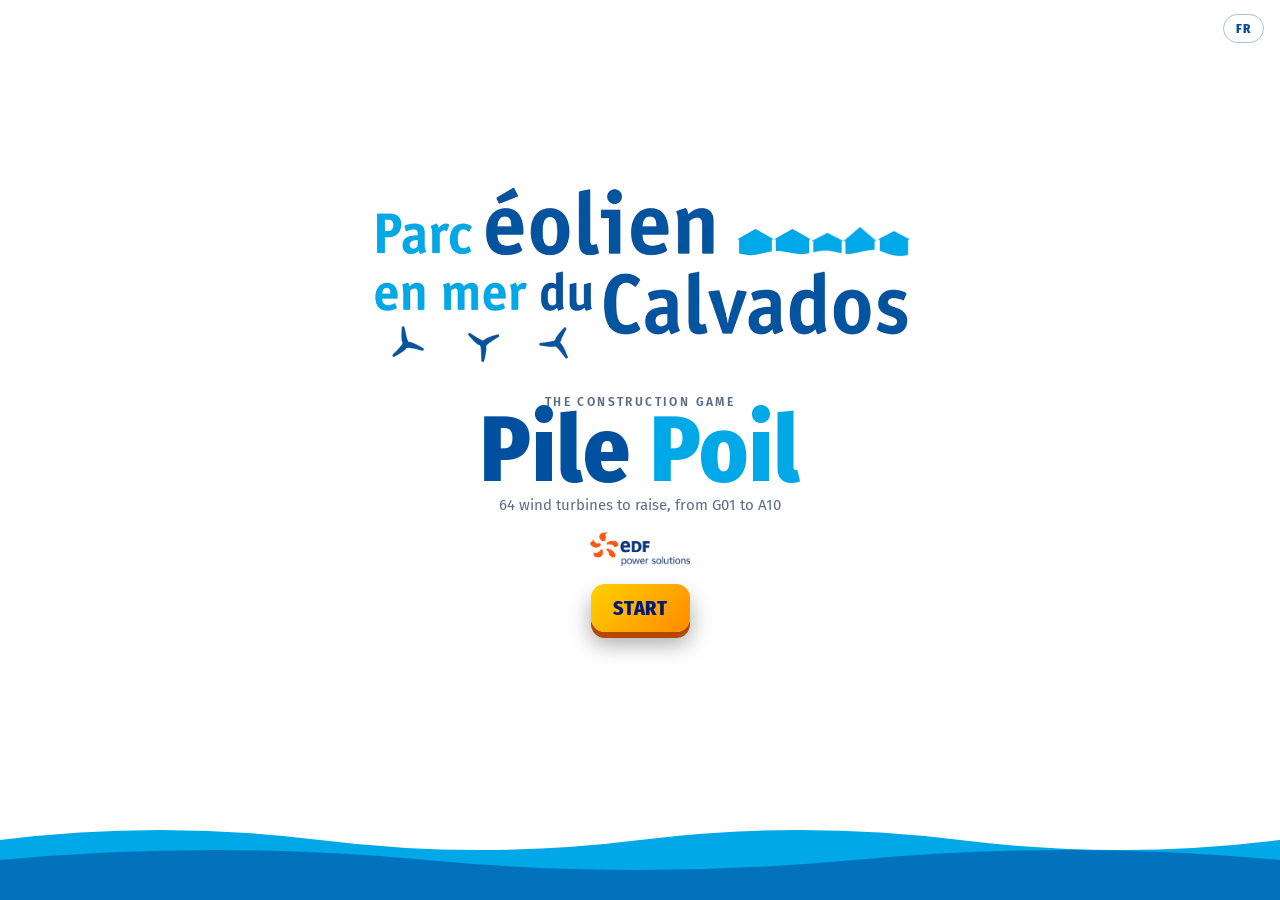
<file: jeux/eolien-calvados/index.html>
<!doctype html>
<html lang="fr">
<head>
<meta charset="utf-8">
<meta name="viewport" content="width=device-width,initial-scale=1,viewport-fit=cover">
<title>Pile Poil</title>
<link rel="preconnect" href="https://fonts.googleapis.com">
<link rel="preconnect" href="https://fonts.gstatic.com" crossorigin>
<link rel="stylesheet" href="https://fonts.googleapis.com/css2?family=Fira+Sans+Condensed:wght@600;700;800&family=Fira+Sans:wght@400;500;600;700;800&display=swap">
<style>
/* Layout : jeu plein écran — bandeau blanc aux logos, bande d'instruments marine, scène canvas (carte du parc ou chantier), panneaux en surimpression */
:root{
  --navy:#001a70; --calva:#0050a0; --calva-light:#00a8e8; --orange:#ff6b00; --yellow:#ffd100;
  --ink:#061a2b; --paper:#ffffff; --mist:#e8f2fa; --muted:#5a6d86; --danger:#ff5a3c;
  --display:"Fira Sans Condensed","Fira Sans","Arial Narrow",Arial,sans-serif;
  --body:"Fira Sans","Segoe UI",Arial,sans-serif;
  color-scheme:dark;
}
*{box-sizing:border-box}
[hidden]{display:none!important}
html,body{height:100%;margin:0;overflow:hidden;background:var(--ink);color:var(--paper);font-family:var(--body);-webkit-tap-highlight-color:transparent}
body{user-select:none;-webkit-user-select:none}
button{font:inherit;color:inherit;cursor:pointer}
button:focus-visible{outline:3px solid var(--yellow);outline-offset:2px}
#app{height:100%;display:flex;flex-direction:column}

/* bandeau logos */
.bar{display:flex;align-items:center;justify-content:space-between;gap:12px;padding:6px 16px;background:var(--paper);color:var(--navy);box-shadow:0 2px 0 var(--calva-light),0 4px 14px rgba(0,0,0,.3);z-index:5}
.lg-cal{height:38px;width:auto;display:block}
.lg-edf{height:30px;width:auto;display:block}
.gameName{display:flex;flex-direction:column;align-items:center;line-height:1;min-width:0}
.gameName b{font-family:var(--display);font-weight:800;font-size:26px;letter-spacing:.02em;color:var(--calva)}
.gameName b em{font-style:normal;color:var(--calva-light)}
.gameName span{font-size:11px;letter-spacing:.14em;text-transform:uppercase;color:var(--muted);font-weight:600}
.tools{display:flex;gap:8px;align-items:center;flex:none}
.ghost{background:transparent;border:1.5px solid rgba(0,80,160,.35);color:var(--calva);border-radius:999px;padding:6px 12px;font-weight:600;font-size:13px;display:inline-flex;align-items:center;gap:6px}
.ghost:hover{background:var(--mist)}
.ghost svg{width:16px;height:16px}

/* instruments */
#hud{display:grid;grid-template-columns:repeat(5,minmax(0,1fr));gap:4px;padding:5px 16px;background:linear-gradient(90deg,var(--navy),var(--calva));color:var(--paper);box-shadow:0 2px 8px rgba(0,0,0,.3);z-index:4}
.cell{display:flex;flex-direction:column;align-items:center;min-width:0;line-height:1.05}
.cell small{font-size:10px;letter-spacing:.12em;text-transform:uppercase;color:#9fd8f5;font-weight:700;white-space:nowrap}
.cell b{font-family:var(--display);font-size:22px;font-weight:800;font-variant-numeric:tabular-nums;white-space:nowrap}
.cell.hot b{color:var(--yellow)}

#stage{position:relative;flex:1;min-height:0;overflow:hidden;touch-action:none}
canvas{position:absolute;inset:0;width:100%;height:100%;display:block;cursor:pointer}

/* cartes */
.overlay{position:absolute;inset:0;z-index:10;display:grid;place-items:center;padding:16px;overflow:auto;background:linear-gradient(rgba(0,26,112,.42),rgba(6,26,43,.80))}
.card{position:relative;width:min(460px,100%);padding:22px;border-radius:20px;background:rgba(4,22,62,.86);border:1px solid rgba(255,255,255,.22);box-shadow:0 24px 60px rgba(0,0,0,.45);backdrop-filter:blur(10px);-webkit-backdrop-filter:blur(10px)}
.eyebrow{font-family:var(--display);font-weight:700;letter-spacing:.16em;text-transform:uppercase;font-size:13px;color:var(--calva-light);margin:0 0 4px}
.card h1{font-family:var(--display);font-weight:800;font-size:clamp(52px,15vw,76px);line-height:.86;margin:0 0 10px;color:var(--calva-light);text-wrap:balance}
.card h1 em{font-style:normal;color:var(--paper)}
.card h2{font-family:var(--display);font-weight:800;font-size:32px;line-height:1;margin:0 0 6px;color:var(--yellow);text-wrap:balance}
.card p{margin:8px 0;line-height:1.45;font-size:15px}
.rules{list-style:none;padding:0;margin:12px 0;display:grid;gap:8px;font-size:14px;line-height:1.35}
.rules li{display:grid;grid-template-columns:26px 1fr;gap:8px;align-items:start}
.rules i{font-style:normal;width:26px;height:26px;border-radius:8px;display:grid;place-items:center;background:rgba(0,168,232,.18);font-family:var(--display);font-weight:800;color:var(--calva-light)}
.key{display:inline-block;padding:0 6px;border-radius:6px;background:var(--paper);color:var(--navy);font-weight:700;font-size:13px}
.stats{display:grid;grid-template-columns:repeat(3,minmax(0,1fr));gap:8px;margin:14px 0}
.stat{padding:8px 10px;border-radius:12px;background:rgba(255,255,255,.08);min-width:0}
.stat small{display:block;font-size:10px;letter-spacing:.1em;text-transform:uppercase;opacity:.75;font-weight:700}
.stat b{font-family:var(--display);font-size:24px;font-weight:800;font-variant-numeric:tabular-nums;color:var(--paper)}
.actions{display:flex;flex-wrap:wrap;gap:10px;margin-top:14px}
.btn{border:0;border-radius:14px;padding:12px 22px;background:linear-gradient(135deg,var(--yellow),#ff8a00);color:var(--navy);font-family:var(--display);font-weight:800;font-size:20px;letter-spacing:.03em;text-transform:uppercase;box-shadow:0 6px 0 #b74600,0 12px 22px rgba(0,0,0,.35);transition:transform .08s}
.btn:active{transform:translateY(4px);box-shadow:0 2px 0 #b74600,0 6px 12px rgba(0,0,0,.3)}
.btn.alt{background:rgba(255,255,255,.12);color:var(--paper);box-shadow:inset 0 0 0 1px rgba(255,255,255,.35)}
.btn.alt:active{transform:translateY(2px)}
.fine{font-size:11px;opacity:.65;margin-top:14px!important}
.btn:disabled{opacity:.5;cursor:default;transform:none}
.langBtn{font-family:var(--display);font-weight:800;letter-spacing:.06em;min-width:40px;justify-content:center}
#splash .langBtn{position:absolute;top:calc(14px + env(safe-area-inset-top, 0px));right:16px}

#stamp{position:absolute;left:50%;top:16%;transform:translateX(-50%);z-index:6;text-align:center;pointer-events:none;width:min(440px,calc(100% - 32px))}
#stamp b{display:block;font-family:var(--display);font-weight:800;font-size:clamp(68px,19vw,108px);line-height:.85;color:var(--yellow);letter-spacing:.01em;text-shadow:0 4px 0 var(--navy),0 10px 24px rgba(0,0,0,.45)}
#stamp span{display:inline-block;margin-top:10px;padding:5px 12px;border-radius:999px;background:var(--navy);font-weight:600;font-size:14px;box-shadow:0 4px 14px rgba(0,0,0,.3)}
#stamp em{display:inline-block;margin-top:8px;padding:4px 12px;border-radius:999px;background:var(--orange);color:var(--paper);font-style:normal;font-family:var(--display);font-weight:800;letter-spacing:.08em;text-transform:uppercase;font-size:15px}
#stamp.on{animation:stamp 2.8s ease-out forwards}
@keyframes stamp{0%{opacity:0;transform:translateX(-50%) scale(1.5)}9%{opacity:1;transform:translateX(-50%) scale(.96)}14%{transform:translateX(-50%) scale(1)}80%{opacity:1}100%{opacity:0;transform:translateX(-50%) translateY(-14px)}}

/* panneau de résultat : en bas sur mobile, à droite sur grand écran pour admirer l'éolienne */
#result{position:absolute;left:16px;right:16px;bottom:16px;z-index:9;display:flex;justify-content:center;pointer-events:none}
#result .card{pointer-events:auto;animation:rise .35s ease-out;max-height:calc(100% - 8px);overflow:auto}
@media (min-width:720px){
  #result{left:auto;right:20px;top:20px;bottom:20px;width:min(420px,40%);align-items:center}
  #result .card{animation-name:slide}
}
@keyframes rise{from{opacity:0;transform:translateY(30px)}to{opacity:1;transform:none}}
@keyframes slide{from{opacity:0;transform:translateX(40px)}to{opacity:1;transform:none}}
.miniBtn{position:absolute;top:12px;right:12px;background:rgba(255,255,255,.1);border:1px solid rgba(255,255,255,.3);border-radius:999px;color:var(--paper);font-size:12px;font-weight:600;padding:4px 10px}
#result .card.mini .hideMini{display:none}
#result .card.mini{padding:14px 16px}
#result .card.mini h2{font-size:24px}
.stars{display:flex;gap:6px;margin:6px 0 2px}
.stars svg{width:34px;height:34px}
.fact{margin-top:10px;padding:10px 12px;border-radius:12px;background:rgba(0,168,232,.16);border:1px solid rgba(0,168,232,.4);font-size:14px;line-height:1.4}
.fact small{display:block;font-family:var(--display);font-weight:700;letter-spacing:.14em;text-transform:uppercase;color:var(--calva-light);font-size:12px;margin-bottom:2px}

/* panneau de la carte */
#mapPanel{position:absolute;left:16px;right:16px;bottom:16px;z-index:8;display:flex;justify-content:center;pointer-events:none}
#mapPanel .card{pointer-events:auto;padding:14px 16px;width:min(520px,100%)}
.mpRow{display:flex;align-items:center;justify-content:space-between;gap:12px;flex-wrap:wrap}
.mpId b{font-family:var(--display);font-weight:800;font-size:30px;color:var(--yellow);line-height:1}
.mpId span{display:block;font-size:13px;opacity:.85;margin-top:2px}
#mpStars{color:var(--yellow);letter-spacing:2px;font-size:15px}
#mpHint{font-size:13px;opacity:.8;margin:8px 0 0}

/* écran d'accueil : logo du parc animé */
#splash{position:fixed;inset:0;z-index:50;background:var(--paper);color:var(--navy);display:flex;flex-direction:column;align-items:center;justify-content:center;gap:18px;padding:24px 16px 120px;overflow:hidden;transition:opacity .5s,transform .5s;cursor:pointer}
#splash.out{opacity:0;transform:scale(1.04);pointer-events:none}
.sLogo{position:relative;width:min(560px,92vw);aspect-ratio:2000/734;max-width:100%}
.sLogo img,.sLogo span{position:absolute;display:block}
.sLogo .sl-text{inset:0;width:100%;height:100%;animation:reveal 1s cubic-bezier(.2,.7,.2,1) .2s both}
.sLogo .sl-h{animation:hut .55s cubic-bezier(.3,1.6,.5,1) both;animation-delay:calc(1s + var(--i) * .12s);transform-origin:50% 100%}
.sLogo .sl-t{animation:tpop .45s cubic-bezier(.3,1.6,.5,1) both;animation-delay:calc(1.6s + var(--i) * .16s)}
.sLogo .sl-t img{inset:0;width:100%;height:100%;animation:spin var(--d) linear infinite;animation-delay:calc(1.6s + var(--i) * .16s)}
@keyframes reveal{from{clip-path:inset(0 100% 0 0);transform:translateY(8px)}to{clip-path:inset(0 0 0 0);transform:none}}
@keyframes hut{from{opacity:0;transform:translateY(70%) scale(.3)}to{opacity:1;transform:none}}
@keyframes tpop{from{opacity:0;transform:scale(.2)}to{opacity:1;transform:none}}
@keyframes spin{to{transform:rotate(360deg)}}
.sGame{text-align:center;animation:fadeUp .6s ease-out 2.3s both}
.sGame small{display:block;font-size:12px;letter-spacing:.2em;text-transform:uppercase;color:var(--muted);font-weight:600}
.sGame b{display:block;font-family:var(--display);font-weight:800;font-size:clamp(56px,16vw,92px);line-height:.9;color:var(--calva);letter-spacing:.01em}
.sGame b em{font-style:normal;color:var(--calva-light)}
.sGame span{display:block;font-size:15px;color:var(--muted);margin-top:4px}
.sEdf{height:34px;width:auto;animation:fadeUp .6s ease-out 2.6s both}
.sGo{animation:fadeUp .5s ease-out 2.9s both,pulse 1.8s ease-in-out 3.4s infinite}
@keyframes fadeUp{from{opacity:0;transform:translateY(12px)}to{opacity:1;transform:none}}
@keyframes pulse{50%{transform:scale(1.05)}}
.sSea{position:absolute;left:0;right:0;bottom:0;height:110px;pointer-events:none}
.sSea svg{position:absolute;bottom:0;width:200%;height:100%;animation:sea 9s linear infinite}
.sSea svg:nth-child(2){animation-duration:14s;opacity:.6}
@keyframes sea{to{transform:translateX(-50%)}}

@media (max-width:520px){
  .bar{padding:6px 16px;gap:8px}
  .lg-cal{height:30px}
  .lg-edf{height:22px}
  .gameName{display:none}
  .ghost{padding:6px 8px}
  .ghost .lbl{display:none}
  #hud{padding:4px 10px}
  .cell b{font-size:18px}
  .cell small{font-size:8.5px;letter-spacing:.08em}
  .card{padding:18px}
  .btn{font-size:18px;padding:11px 18px}
}
@media (prefers-reduced-motion:reduce){
  #stamp.on{animation-duration:2s}
  .sLogo *,.sGame,.sEdf,.sGo,.sSea svg{animation:none!important}
}
</style>
</head>
<body>
<div id="splash" role="button" tabindex="0" aria-label="Commencer">
  <button class="ghost langBtn" type="button">EN</button>
  <div class="sLogo">
    <img class="sl-text" src="[data-uri]" alt="Parc éolien en mer du Calvados">
    <img class="sl-h" alt="" style="left:67.400%;top:27.520%;width:6.550%;height:13.488%;--i:0" src="[data-uri]">
    <img class="sl-h" alt="" style="left:73.950%;top:27.520%;width:6.550%;height:13.079%;--i:1" src="[data-uri]">
    <img class="sl-h" alt="" style="left:80.500%;top:29.155%;width:5.900%;height:10.899%;--i:2" src="[data-uri]">
    <img class="sl-h" alt="" style="left:86.250%;top:26.158%;width:6.150%;height:14.441%;--i:3" src="[data-uri]">
    <img class="sl-h" alt="" style="left:92.400%;top:28.474%;width:5.950%;height:12.807%;--i:4" src="[data-uri]">
    <span class="sl-t" style="left:4.800%;top:74.659%;width:6.800%;height:18.529%;--i:0;--d:2.4s"><img alt="" src="[data-uri]"></span>
    <span class="sl-t" style="left:18.500%;top:74.251%;width:6.900%;height:18.801%;--i:1;--d:1.9s"><img alt="" src="[data-uri]"></span>
    <span class="sl-t" style="left:31.700%;top:73.842%;width:6.900%;height:18.801%;--i:2;--d:2.8s"><img alt="" src="[data-uri]"></span>
  </div>
  <div class="sGame"><small data-i18n="sp.small">Le jeu du chantier</small><b>Pile <em>Poil</em></b><span data-i18n="sp.sub">64 éoliennes à hisser, de G01 à A10</span></div>
  <img class="sEdf" src="[data-uri]" alt="EDF power solutions">
  <button id="btnSplash" class="btn sGo" type="button" data-i18n="sp.go">Commencer</button>
  <div class="sSea" aria-hidden="true">
    <svg viewBox="0 0 1200 110" preserveAspectRatio="none"><path d="M0 50 Q75 30 150 50 T300 50 T450 50 T600 50 T750 50 T900 50 T1050 50 T1200 50 V110 H0Z" fill="#00a8e8"/></svg>
    <svg viewBox="0 0 1200 110" preserveAspectRatio="none"><path d="M0 70 Q100 50 200 70 T400 70 T600 70 T800 70 T1000 70 T1200 70 V110 H0Z" fill="#0050a0"/></svg>
  </div>
</div>

<div id="app">
  <header class="bar">
    <img class="lg-cal" src="[data-uri]" alt="Parc éolien en mer du Calvados">
    <div class="gameName"><b>Pile <em>Poil</em></b><span data-i18n="hdr.sub">Le chantier du large</span></div>
    <div class="tools">
      <img class="lg-edf" src="[data-uri]" alt="EDF power solutions">
      <button class="ghost langBtn" type="button">EN</button>
      <button id="btnMap" class="ghost" type="button" aria-label="Carte du parc">
        <svg viewBox="0 0 24 24" fill="none" stroke="currentColor" stroke-width="2" stroke-linecap="round" stroke-linejoin="round" aria-hidden="true"><path d="M9 4 3 6v14l6-2 6 2 6-2V4l-6 2-6-2Z"/><path d="M9 4v14M15 6v14"/></svg><span class="lbl" data-i18n="hdr.map">Carte</span>
      </button>
      <button id="btnSound" class="ghost" type="button" aria-label="Couper le son">
        <svg id="icoOn" viewBox="0 0 24 24" fill="none" stroke="currentColor" stroke-width="2" stroke-linecap="round" stroke-linejoin="round" aria-hidden="true"><path d="M11 5 6 9H3v6h3l5 4V5Z"/><path d="M15.5 8.5a5 5 0 0 1 0 7M18.5 5.5a9 9 0 0 1 0 13"/></svg>
        <svg id="icoOff" viewBox="0 0 24 24" fill="none" stroke="currentColor" stroke-width="2" stroke-linecap="round" stroke-linejoin="round" aria-hidden="true" hidden><path d="M11 5 6 9H3v6h3l5 4V5Z"/><path d="m16 9 6 6M22 9l-6 6"/></svg>
      </button>
    </div>
  </header>

  <div id="hud" aria-live="polite">
    <div class="cell"><small data-i18n="hud.wtg">Éolienne</small><b id="hWtg">G01</b></div>
    <div class="cell"><small data-i18n="hud.piece">Pièce</small><b id="hPiece">1/6</b></div>
    <div class="cell"><small data-i18n="hud.alt">Altitude</small><b id="hAlt">10,0 m</b></div>
    <div class="cell"><small data-i18n="hud.score">Score</small><b id="hScore">0</b></div>
    <div class="cell hot"><small data-i18n="hud.combo">Combo</small><b id="hCombo">×0</b></div>
  </div>

  <div id="stage">
    <canvas id="game" aria-label="Zone de jeu : touchez pour lâcher la pièce"></canvas>
    <div id="stamp" hidden><b id="stampT">G01</b><span id="stampS">Aube · rafales 2 Bft · 6 pièces</span><br><em id="stampE" hidden>Orage</em></div>

    <div id="menu" class="overlay">
      <div class="card">
        <p class="eyebrow" data-i18n="menu.eyebrow">Parc éolien en mer du Calvados</p>
        <h1>Pile <em>Poil</em></h1>
        <p data-i18n-html="menu.intro">Partez de la base de Ouistreham et hissez les 64 éoliennes du parc, de <b>G01</b> à <b>A10</b>. Chacune sort de la mer et doit atteindre <b>174,5&nbsp;m</b> en bout de pale.</p>
        <ul class="rules">
          <li><i>1</i><span data-i18n-html="menu.r1">La grue balance la pièce au bout de son câble. Touchez l'écran ou appuyez sur <span class="key">Espace</span> pour la lâcher.</span></li>
          <li><i>2</i><span data-i18n-html="menu.r2">Pile au-dessus de la pièce précédente : <b>PARFAIT</b>. Les parfaits enchaînés calment le balancement de la tour.</span></li>
          <li><i>3</i><span data-i18n-html="menu.r3">Orage de nuit, brouillard, rafales, houle, goélands : le large ne vous fera pas de cadeau. Trois pièces à la mer et le chantier s'arrête.</span></li>
        </ul>
        <div class="stats">
          <div class="stat"><small data-i18n="menu.done">En service</small><b id="mDone">0/64</b></div>
          <div class="stat"><small data-i18n="menu.power">Puissance</small><b id="mMw">0 MW</b></div>
          <div class="stat"><small data-i18n="menu.total">Score total</small><b id="mScore">0</b></div>
        </div>
        <div class="actions">
          <button id="btnPlay" class="btn" type="button">Embarquer</button>
        </div>
        <p class="fine" data-i18n="menu.fine">Chiffres du parc : 64 éoliennes de 7 MW, 448 MW, entre 10 et 16 km des côtes. Implantation d'après le plan du parc.</p>
      </div>
    </div>

    <div id="mapPanel" hidden>
      <div class="card">
        <div class="mpRow">
          <div class="mpId"><b id="mpCode">G01</b><span id="mpInfo">TP G039 · string W131 · EA 3</span></div>
          <div id="mpStars"></div>
        </div>
        <div class="actions" style="margin-top:10px">
          <button id="mpGo" class="btn" type="button">Appareiller</button>
          <button id="mpMenu" class="btn alt" type="button">Menu</button>
        </div>
        <p id="mpHint">Touchez une éolienne de la carte pour la choisir.</p>
      </div>
    </div>

    <div id="result" hidden>
      <div class="card" id="rCard">
        <button id="rToggle" class="miniBtn" type="button">Masquer</button>
        <p class="eyebrow" id="rEyebrow">G01 · en service</p>
        <h2 id="rTitle">Éolienne raccordée !</h2>
        <div class="stars hideMini" id="rStars"></div>
        <p id="rText" class="hideMini"></p>
        <div class="stats hideMini" id="rStats"></div>
        <div class="fact hideMini" id="rFactBox"><small data-i18n="res.fact">Le saviez-vous ?</small><span id="rFact"></span></div>
        <div class="actions">
          <button id="rPrimary" class="btn" type="button">Suivante →</button>
          <button id="rSecondary" class="btn alt" type="button">Rejouer</button>
          <button id="rMap" class="btn alt" type="button">Carte</button>
        </div>
      </div>
    </div>
  </div>
</div>

<script>
(() => {
'use strict';
const $ = id => document.getElementById(id);
const canvas = $('game'), ctx = canvas.getContext('2d'), stage = $('stage');
const reduced = matchMedia('(prefers-reduced-motion: reduce)').matches;
const AUTO = location.hash === '#auto';
const clamp = (v, a, b) => Math.max(a, Math.min(b, v));
const lerp = (a, b, t) => a + (b - a) * t;
const rnd = (a, b) => a + Math.random() * (b - a);
const fmt1 = v => v.toFixed(1).replace('.', LANG === 'fr' ? ',' : '.');
const fmtInt = v => Math.round(v).toLocaleString(LANG === 'fr' ? 'fr-FR' : 'en-GB');
const MAP = {"wtg":[["G01","G039",674601,5487059,"W131","EA 3"],["G02","G038",675533,5486925,"W131","EA 3"],["G03","G037",676464,5486795,"W131","EA 3"],["G04","G036",677396,5486661,"W131","EA 3"],["G05","G035",678326,5486531,"W131","EA 3"],["G06","G034",679258,5486402,"W131","EA 3"],["F01","G033",675065,5486090,"W123","EA 2"],["F02","G032",675996,5485958,"W123","EA 2"],["F03","G031",676927,5485826,"W123","EA 2"],["F04","G030",677855,5485695,"W123","EA 2"],["F05","G029",678790,5485563,"W123","EA 2"],["F06","G028",679728,5485481,"W123","EA 2"],["F07","G040",680695,5485292,"W132","EA 3"],["F08","G041",681585,5485167,"W132","EA 3"],["F09","G042",682511,5485038,"W132","EA 3"],["F10","G043",683445,5484907,"W132","EA 3"],["E01","G027",675528,5485120,"W122","EA 2"],["E02","G026",676459,5484988,"W122","EA 2"],["E03","G025",677391,5484855,"W122","EA 2"],["E04","G024",678321,5484728,"W122","EA 2"],["E05","G023",679252,5484595,"W122","EA 2"],["E06","G022",680181,5484462,"W122","EA 2"],["E07","G044",681115,5484334,"W133","EA 3"],["E09","G045",683001,5484065,"W133","EA 3"],["E10","G046",683954,5483931,"W133","EA 3"],["D01","G021",675988,5484154,"W121","EA 2"],["D02","G020",676920,5484019,"W121","EA 2"],["D03","G019",677840,5483844,"W121","EA 2"],["D04","G018",678782,5483757,"W121","EA 2"],["D05","G017",679717,5483628,"W121","EA 2"],["D09","G047",683441,5483102,"W134","EA 3"],["D10","G048",684372,5482970,"W134","EA 3"],["D11","G049",685301,5482839,"W134","EA 3"],["C01","G016",676449,5483184,"W113","EA 1"],["C02","G015",677385,5483053,"W113","EA 1"],["C03","G014",678313,5482922,"W113","EA 1"],["C04","G013",679247,5482790,"W113","EA 1"],["C05","G012",680178,5482659,"W113","EA 1"],["C06","G011",681109,5482519,"W113","EA 1"],["C07","G050",682039,5482395,"W141","EA 4"],["C08","G051",682971,5482266,"W141","EA 4"],["C09","G052",683902,5482130,"W141","EA 4"],["C10","G053",684836,5482002,"W141","EA 4"],["C11","G054",686064,5481829,"W141","EA 4"],["B01","G010",677847,5482083,"W112","EA 1"],["B02","G009",678778,5481950,"W112","EA 1"],["B03","G008",679709,5481821,"W112","EA 1"],["B04","G007",680640,5481691,"W112","EA 1"],["B05","G006",681571,5481560,"W112","EA 1"],["B06","G055",682503,5481427,"W142","EA 4"],["B07","G056",683442,5481289,"W142","EA 4"],["B08","G057",684367,5481164,"W142","EA 4"],["B09","G058",685326,5481029,"W142","EA 4"],["B10","G059",686227,5480900,"W142","EA 4"],["A01","G005",678308,5481116,"W111","EA 1"],["A02","G004",679241,5480985,"W111","EA 1"],["A03","G003",680170,5480851,"W111","EA 1"],["A04","G002",681101,5480720,"W111","EA 1"],["A05","G001",682035,5480593,"W111","EA 1"],["A06","G060",682965,5480459,"W143","EA 4"],["A07","G061",683896,5480326,"W143","EA 4"],["A08","G062",684828,5480197,"W143","EA 4"],["A09","G063",685761,5480063,"W143","EA 4"],["A10","G064",686824,5479917,"W143","EA 4"]],"oss":[681341,5482946],"seg":[[-1,38],[38,37],[37,36],[36,35],[35,34],[34,33],[-1,48],[48,47],[47,46],[46,45],[45,44],[-1,58],[58,57],[57,56],[56,55],[55,54],[-1,59],[59,60],[60,61],[61,62],[62,63],[-1,49],[49,50],[50,51],[51,52],[52,53],[-1,39],[39,40],[40,41],[41,42],[42,43],[-1,29],[29,28],[28,27],[27,26],[26,25],[-1,21],[21,20],[20,19],[19,18],[18,17],[17,16],[-1,11],[11,10],[10,9],[9,8],[8,7],[7,6],[-1,5],[5,4],[4,3],[3,2],[2,1],[1,0],[-1,12],[12,13],[13,14],[14,15],[-1,22],[22,23],[23,24],[-1,30],[30,31],[31,32]],"bound":[[640819,5523027],[677624,5486916],[681205,5486838],[684394,5485666],[687949,5479716],[678405,5480862]],"coast":[[659777,5468693],[662981,5468509],[667063,5468131],[672664,5468026],[675794,5467903],[680358,5468441],[682548,5468180],[684809,5467977],[687431,5467844],[689618,5467696],[690951,5467019],[692288,5466231],[694814,5464762],[697757,5463866],[699094,5463135],[700126,5462783],[700861,5462587],[701835,5461844],[702550,5462204],[703980,5462925],[707239,5463381],[710130,5463936],[713004,5464937]],"towns":{"Port-en-Bessin":[662982,5468453],"Arromanches":[672666,5467971],"Ver-sur-Mer":[680002,5468207],"Courseulles-sur-Mer":[684812,5467866],"Berni\u00e8res":[687435,5467732],"Luc-sur-Mer":[692292,5466120],"Ouistreham":[699843,5462550],"Cabourg":[709775,5463699]},"base":[700241,5462631]};
const LV = MAP.wtg;       // [position, code TP, x UTM, y UTM, string, zone], de G01 à A10 (rangées du plan)
const wtg = n => LV[n - 1][0];
let mode = 'game', veil = 0, resMini = false, mp = null, MV = null, LANG = 'fr';
const TAU = Math.PI * 2;

/* ---------- l'éolienne, en mètres ---------- */
const MONO_TOP = 10;      // monopieu émergé
const TP_TOP = 26;        // pièce de transition + plateforme
const NAC_BASE = 93.5;    // haut du mât
const NAC_H = 8;
const HUB = 97.5;         // moyeu
const TIP = 174.5;        // bout de pale
const G = 2300;           // gravité (px/s²)
const SWAY_W = 1.7;       // pulsation du balancement de la tour
const SLING = 16;         // élingues sous le crochet
const PEOPLE = 630000;    // équivalent de consommation du parc entier


const AMB = [
  { name: 'Aube', top: '#25386b', mid: '#c98a9a', low: '#ffd2a1', sea: '#3c5d86', deep: '#1d3557', sun: { x: .2, h: .05, c: '255,190,120', r: 24 }, ov: 'rgba(40,30,80,.10)', stars: .35, land: '#5c5a78' },
  { name: 'Matin', top: '#4fa6df', mid: '#b5ddf3', low: '#eef5ec', sea: '#1d7fb3', deep: '#0b4a78', sun: { x: .2, h: .35, c: '255,244,214', r: 20 }, land: '#7d93a3' },
  { name: 'Midi', top: '#2f8fd8', mid: '#8fcbf0', low: '#d8eef9', sea: '#127cb3', deep: '#06467a', sun: { x: .74, h: .6, c: '255,250,230', r: 18 }, land: '#7f97a8' },
  { name: 'Après-midi', top: '#3f86c8', mid: '#a3c9e6', low: '#f3dcb3', sea: '#1a6e9f', deep: '#0a3f6b', sun: { x: .82, h: .3, c: '255,226,170', r: 22 }, land: '#87909a' },
  { name: 'Coucher de soleil', top: '#1f3570', mid: '#d8695a', low: '#ffbf66', sea: '#2b4f7c', deep: '#142a4f', sun: { x: .8, h: .03, c: '255,150,80', r: 32 }, ov: 'rgba(70,20,40,.10)', stars: .15, land: '#4c3c58' },
  { name: 'Nuit', top: '#030a22', mid: '#0a1a44', low: '#1a3263', sea: '#0b2346', deep: '#030f24', moon: { x: .78, h: .45 }, ov: 'rgba(2,8,30,.46)', stars: 1, land: '#0d1a33' }
];

/* ---------- sauvegarde (facultative) ---------- */
const SAVE_KEY = 'pilePoilCalvados.v2';
let save = { lv: {}, mute: false };
try { const s = JSON.parse(localStorage.getItem(SAVE_KEY) || 'null'); if (s && typeof s.lv === 'object') save = Object.assign(save, s); } catch (e) {}
function persist() { try { localStorage.setItem(SAVE_KEY, JSON.stringify(save)); } catch (e) {} }
const doneCount = () => Object.keys(save.lv).length;
const totalScore = () => Object.values(save.lv).reduce((a, l) => a + (l.sc || 0), 0);
function nextLevel() { for (let n = 1; n <= 64; n++) if (!save.lv[n]) return n; return 64; }
const isUnlocked = n => n <= nextLevel() || !!save.lv[n];

/* ---------- difficulté ---------- */
function eventsFor(n) {
  const amb = (n - 1) % 6, e = [];
  if (amb === 5 && n >= 6) e.push('orage');
  if ((amb === 0 || amb === 1) && n >= 7 && n % 2 === 1) e.push('brouillard');
  if (n >= 5 && n % 3 === 2) e.push('rafale');
  if (n >= 10 && n % 4 === 0 && amb !== 5) e.push('houle');
  if (n >= 3 && n % 5 === 3) e.push('goeland');
  return e;
}
function config(n) {
  return {
    n,
    k: 4 + Math.floor((n - 1) / 9),           // tronçons de mât : 4 → 11
    omega: 1.85 + n * 0.022,                  // vitesse du balancier
    amp: 82 + n * 0.65,                       // amplitude horizontale (px)
    wind: n < 4 ? 0 : clamp(0.12 + n / 64 * 0.88, 0, 1),
    tol: 7.5 - n * 0.035,                     // tolérance du PARFAIT (px)
    baseSway: n > 10 ? Math.min(11, (n - 10) * 0.22) : 0,
    amb: (n - 1) % 6,
    rain: n % 7 === 0,
    events: eventsFor(n)
  };
}
function buildPlan(c, fw) {
  const plan = [{ kind: 'tp', hM: TP_TOP - MONO_TOP, w: 100 * fw, label: 'Pièce de transition' }];
  const h = (NAC_BASE - TP_TOP) / c.k;
  for (let i = 0; i < c.k; i++) plan.push({ kind: 'sec', hM: h, w: lerp(90, 70, c.k > 1 ? i / (c.k - 1) : 0) * fw, label: 'Tronçon de mât ' + (i + 1) });
  plan.push({ kind: 'nac', hM: NAC_H, w: 84 * fw, label: 'Nacelle et rotor' });
  return plan;
}

/* ---------- écran ---------- */
let W = 360, H = 640, DPR = 1, PXM = 3.5, seaBand = 110, waterY = 530, cx = 180, cxBase = 180, viewX = 0, bl = 150, fwNow = 1;
function resize() {
  const r = stage.getBoundingClientRect();
  W = Math.max(280, r.width); H = Math.max(340, r.height);
  DPR = Math.min(2, window.devicePixelRatio || 1);
  canvas.width = Math.round(W * DPR); canvas.height = Math.round(H * DPR);
  seaBand = clamp(H * 0.18, 86, 160); waterY = H - seaBand; cxBase = W / 2; cx = cxBase + viewX;
  PXM = clamp((H - seaBand) / 132, 2.4, 4.8);
  bl = clamp(Math.min(W * 0.38, H * 0.36), 100, 240);
  fwNow = clamp(W / 420, 0.82, 1.15);
  if (mode === 'map' && mp && mp.box) mp.camT = fitBox(mp.box);
}
addEventListener('resize', resize);
if (typeof ResizeObserver !== 'undefined') new ResizeObserver(resize).observe(stage);
resize();

/* ---------- audio (synthétisé) ---------- */
let AC = null, master = null, windGain = null;
function audioInit() {
  if (!AC) {
    try {
      AC = new (window.AudioContext || window.webkitAudioContext)();
      master = AC.createGain(); master.gain.value = save.mute ? 0 : 0.55; master.connect(AC.destination);
      const len = AC.sampleRate * 2, buf = AC.createBuffer(1, len, AC.sampleRate), d = buf.getChannelData(0);
      let last = 0; for (let i = 0; i < len; i++) { last = (last + (Math.random() * 2 - 1) * 0.06) * 0.985; d[i] = last * 3; }
      const src = AC.createBufferSource(); src.buffer = buf; src.loop = true;
      const f = AC.createBiquadFilter(); f.type = 'lowpass'; f.frequency.value = 700;
      windGain = AC.createGain(); windGain.gain.value = 0;
      src.connect(f); f.connect(windGain); windGain.connect(master); src.start();
    } catch (e) { AC = null; }
  }
  if (AC && AC.state === 'suspended') AC.resume();
}
const quiet = () => !AC || (mode !== 'map' && (!g || g.demo));
function tone(freq, dur, type = 'sine', vol = 0.25, slide = 0, delay = 0) {
  if (quiet()) return;
  const t0 = AC.currentTime + delay, o = AC.createOscillator(), v = AC.createGain();
  o.type = type; o.frequency.setValueAtTime(freq, t0);
  if (slide) o.frequency.exponentialRampToValueAtTime(Math.max(30, freq + slide), t0 + dur);
  v.gain.setValueAtTime(0.0001, t0); v.gain.exponentialRampToValueAtTime(vol, t0 + 0.012); v.gain.exponentialRampToValueAtTime(0.0001, t0 + dur);
  o.connect(v); v.connect(master); o.start(t0); o.stop(t0 + dur + 0.05);
}
function noise(dur, vol, freq, type = 'lowpass', delay = 0, sweep = 0) {
  if (quiet()) return;
  const t0 = AC.currentTime + delay, len = Math.ceil(AC.sampleRate * dur), buf = AC.createBuffer(1, len, AC.sampleRate), d = buf.getChannelData(0);
  for (let i = 0; i < len; i++) d[i] = Math.random() * 2 - 1;
  const s = AC.createBufferSource(); s.buffer = buf;
  const f = AC.createBiquadFilter(); f.type = type; f.frequency.setValueAtTime(freq, t0);
  if (sweep) f.frequency.exponentialRampToValueAtTime(Math.max(60, freq + sweep), t0 + dur);
  const v = AC.createGain(); v.gain.setValueAtTime(vol, t0); v.gain.exponentialRampToValueAtTime(0.0001, t0 + dur);
  s.connect(f); f.connect(v); v.connect(master); s.start(t0);
}
const SFX = {
  drop() { tone(420, 0.14, 'triangle', 0.08, -200); },
  land(off) { noise(0.16, 0.45, 380); tone(85, 0.22, 'sine', 0.5, -35); if (off > 10) tone(160, 0.3, 'sawtooth', 0.04, -60, 0.05); },
  perfect(c) {
    const scale = [523, 587, 659, 784, 880, 1047, 1175, 1319, 1568];
    const n = scale[Math.min(c - 1, scale.length - 1)];
    tone(n, 0.2, 'triangle', 0.22); tone(n * 1.5, 0.3, 'sine', 0.14, 0, 0.07); tone(n * 2, 0.18, 'sine', 0.07, 0, 0.14);
    noise(0.12, 0.25, 3000, 'highpass');
  },
  splash() { noise(0.9, 0.5, 1400, 'lowpass', 0, -1100); tone(110, 0.4, 'sine', 0.25, -50); },
  creak() { tone(62, 0.5, 'sawtooth', 0.05, 14); },
  collapse() { tone(150, 1.2, 'sawtooth', 0.14, -100); noise(1.4, 0.35, 600, 'lowpass', 0.5, -400); },
  win() { [523, 659, 784, 1047, 1319].forEach((f, i) => tone(f, 0.35, 'triangle', 0.2, 0, i * 0.11)); tone(196, 1.1, 'sawtooth', 0.05, 0, 0.1); },
  gull() { tone(1500, 0.16, 'sawtooth', 0.025, -500); tone(1350, 0.2, 'sawtooth', 0.02, -550, 0.2); },
  thunder(d) { noise(2.6, 0.6, 240, 'lowpass', d, -150); noise(0.5, 0.45, 1500, 'lowpass', d, -1200); tone(42, 1.9, 'sine', 0.35, -10, d); },
  gust() { noise(1.8, 0.4, 700, 'bandpass', 0, 900); },
  horn() { tone(165, 0.8, 'sawtooth', 0.05); tone(220, 0.8, 'sawtooth', 0.04); },
  tick() { tone(990, 0.06, 'triangle', 0.08); }
};
function buzz(ms) { try { if (!g || g.demo) return; navigator.vibrate && navigator.vibrate(ms); } catch (e) {} }

/* ---------- état ---------- */
let g = null, cam = 0, zoom = 1, T = 0, punch = 0, flash = 0, shake = 0;
const fx = { rings: [], parts: [], texts: [], confetti: [], splashes: [] };
const life = { gulls: [], clouds: [], boats: [], fish: [], bubbles: [], seal: null, stars: [], drops: [], bgT: [] };
let paused = false;

function newGame(n, demo) {
  const c = config(n);
  g = {
    c, n, demo, fw: fwNow, plan: buildPlan(c, fwNow), idx: 0, placed: [], spares: 3, missed: 0,
    score: 0, combo: 0, maxCombo: 0, perfects: 0, phase: 'wait', waitT: demo ? 0.4 : 0.9,
    swayPx: c.baseSway, swayPh: 0, colA: 0, colV: 0, colDir: 1, colSplash: false,
    hang: null, fall: null, debris: [], wind: c.wind * (Math.random() < .5 ? -1 : 1) * 0.6, windT: c.wind, windTimer: 3,
    rotor: Math.PI, rotorV: 0, winT: 0, endT: 0, cheer: 0, warnT: 0, monoW: 96 * fwNow, botAim: null, botSkill: demo ? 0.82 : 0.97
  };
  g.leanMax = 36 * g.fw;
  g.ev = {}; c.events.forEach(e => { g.ev[e] = true; });
  g.storm = g.ev.orage ? { next: rnd(1.2, 2.4), flash: 0, bolt: null, boltT: 0, flicker: false } : null;
  g.fog = g.ev.brouillard ? [0, 1, 2].map(i => ({ x: rnd(0, W), off: -8 + i * 13, yM: MONO_TOP + 10, w: rnd(1.1, 1.6), v: rnd(14, 26) * (i % 2 ? -1 : 1), a: rnd(.62, .85) })) : null;
  g.gust = g.ev.rafale ? { t: rnd(4, 7), warn: 0, on: 0, dir: 1 } : null;
  viewX = 0; cx = cxBase;
  fx.rings.length = fx.parts.length = fx.texts.length = fx.confetti.length = fx.splashes.length = 0;
  cam = 0; zoom = 1;
  if (!demo) { showStamp(); updateHud(); }
  if (AC && windGain) windGain.gain.value = demo ? 0 : 0.02 + c.wind * 0.07;
}

const topM = () => g.placed.length ? g.placed[g.placed.length - 1].bottomM + g.placed[g.placed.length - 1].hM : MONO_TOP;
const topRest = () => g.placed.length ? g.placed[g.placed.length - 1].x : 0;
const topW = () => g.placed.length ? g.placed[g.placed.length - 1].w : g.monoW;
const baseY = () => MONO_TOP * PXM;
function alpha(ph) {
  if (g.phase === 'collapse' || g.phase === 'failed' && g.colA) return g.colA;
  const hgt = Math.max(80, topM() * PXM - baseY());
  return (g.swayPx / hgt) * Math.sin(ph === undefined ? g.swayPh : ph);
}
function camTarget() {
  if (!g) return 0;
  if (g.phase === 'won') return (W < 720 && !result.hidden && !resMini) ? Math.min(0, H * 0.46 - waterY) : 0;
  return Math.max(0, H * 0.58 - waterY + topM() * PXM);
}
const windAcc = () => g.wind * 110 * g.fw;

function pieceHpx(p) { return p.hM * PXM; }
function ropeTarget() {
  const p = g.plan[g.idx];
  const topScreen = waterY + camTarget() - topM() * PXM;
  const gap = clamp(H * 0.15, 64, 120) + (p.kind === 'nac' ? 20 : 0);
  return Math.max(56, topScreen - gap - pieceHpx(p) - SLING - 6);
}
function spawn() {
  const p = g.plan[g.idx];
  g.hang = { p, ph: Math.random() < .5 ? 0 : Math.PI, L: 10 };
  g.phase = 'swing'; g.botAim = null;
  if (g.ev.goeland && g.idx > 0 && Math.random() < 0.5) g.hang.gull = true;
}
function hangState() {
  const h = g.hang;
  const th0 = g.wind * 0.07;
  const thMax = Math.asin(Math.min(0.92, g.c.amp * g.fw * (h.gull ? 1.3 : 1) / Math.max(60, h.L)));
  const th = th0 + thMax * Math.sin(h.ph);
  const dth = thMax * Math.cos(h.ph) * g.c.omega;
  const hx = cx + Math.sin(th) * h.L, hy = 6 + Math.cos(th) * h.L;
  const beta = th * 0.55, php = pieceHpx(h.p);
  const bx = hx + Math.sin(beta) * (SLING + php), by = hy + Math.cos(beta) * (SLING + php);
  return { hx, hy, th, beta, vx: Math.cos(th) * h.L * dth, bx, by, php };
}
const ready = () => g.hang && g.hang.L > ropeTarget() * 0.82;

function drop() {
  if (!g || g.phase !== 'swing' || !ready() || paused) return;
  const s = hangState();
  g.fall = { p: g.hang.p, X: s.bx - cx, Yb: waterY + cam - s.by, vx: s.vx * 0.45, vy: 0, rot: -s.beta };
  if (g.hang.gull) {
    life.gulls.push({ X: s.hx - cx + 8, Y: waterY + cam - s.hy - SLING, vx: rnd(-90, 90), vy: 140, f: 0, s: 1, perch: false, pT: 0, wantPerch: false });
    text('KIAAA !', s.hx, s.hy - 6, '#ffffff', 18, 0.9, true); SFX.gull();
  }
  g.hang = null; g.phase = 'fall';
  hideStamp();
  SFX.drop();
}

function predictOffset() {
  const s = hangState();
  const X0 = s.bx - cx, Y0 = waterY + cam - s.by, dy = Y0 - topM() * PXM;
  if (dy <= 0) return null;
  const t = Math.sqrt(2 * dy / G) + 0.008;
  const X = X0 + s.vx * 0.45 * t + 0.5 * windAcc() * t * t;
  const a = alpha(g.swayPh + SWAY_W * t), tp = topM() * PXM;
  const topX = topRest() * Math.cos(a) + (tp - baseY()) * Math.sin(a);
  return X - topX;
}
function botThink() {
  if (g.phase !== 'swing' || !ready()) return;
  if (g.botAim === null) {
    const lean = topRest();
    g.botAim = Math.abs(lean) > g.leanMax * 0.35 ? -lean * 0.5 : (Math.random() < g.botSkill ? 0 : rnd(-1, 1) * g.plan[g.idx].w * 0.22);
  }
  const p = predictOffset();
  if (p !== null && Math.abs(p - g.botAim) < 3) drop();
}

function land(f) {
  const a = alpha(), tp = topM() * PXM, tRest = topRest(), tw = topW();
  const topX = tRest * Math.cos(a) + (tp - baseY()) * Math.sin(a);
  let off = f.X - topX;
  const w = f.p.w;
  const overlap = Math.min(f.X + w / 2, topX + tw / 2) - Math.max(f.X - w / 2, topX - tw / 2);
  const sx = cx + topX * zoom, sy = waterY + cam - tp * zoom;
  if (overlap < Math.min(w, tw) * 0.5) return miss(f, off);

  const perfect = Math.abs(off) <= g.c.tol * g.fw;
  if (perfect) off = 0;
  const piece = { kind: f.p.kind, hM: f.p.hM, w, x: tRest + off, bottomM: topM(), perfect, glow: perfect ? 1 : 0, bump: 1 };
  g.placed.push(piece); g.idx++;

  if (perfect) {
    g.combo++; g.perfects++; g.maxCombo = Math.max(g.maxCombo, g.combo);
    const pts = 150 + 50 * (g.combo - 1); g.score += pts;
    g.swayPx *= 0.55;
    fx.rings.push({ x: sx, y: sy, r: 8, v: 260, life: 0.7, max: 0.7, c: '255,209,0', lw: 5 });
    fx.rings.push({ x: sx, y: sy, r: 4, v: 170, life: 0.9, max: 0.9, c: '255,255,255', lw: 3 });
    sparkle(sx, sy, 34);
    text(g.combo > 1 ? tr('perfectN', g.combo) : tr('perfect'), sx, sy - 34, '#ffd100', 38, 1.3);
    text('+' + pts, sx, sy - 4, '#ffffff', 20, 1);
    flash = 0.35; punch = 7; g.cheer = 1.2;
    SFX.land(0); SFX.perfect(g.combo); buzz(18);
  } else {
    g.combo = 0;
    const acc = clamp(1 - Math.abs(off) / (w / 2), 0, 1);
    const pts = Math.round(40 + 60 * acc); g.score += pts;
    g.swayPx = Math.min(44 * g.fw, g.swayPx + Math.abs(off) * 0.42 + 1.5);
    dust(sx + off * 0.5, sy, 14);
    text(Math.abs(off) < w * 0.12 ? tr('good') : tr('leaning'), sx, sy - 30, Math.abs(off) < w * 0.12 ? '#ffffff' : '#ffb38a', 24, 0.9);
    text('+' + pts, sx, sy - 4, '#dfe9f2', 16, 0.8);
    shake = Math.min(9, 2 + Math.abs(off) * 0.22);
    SFX.land(Math.abs(off)); buzz(8);
  }

  if (Math.abs(piece.x) > g.leanMax) { startCollapse(Math.sign(piece.x)); updateHud(); return; }
  if (Math.abs(piece.x) > g.leanMax * 0.62) { text(tr('vertWarn'), cx, 90, '#ff5a3c', 18, 1.4, true); SFX.creak(); }

  if (g.idx >= g.plan.length) { win(); updateHud(); return; }
  g.phase = 'wait'; g.waitT = 0.32;
  updateHud();
}

function miss(f, off) {
  const dir = Math.sign(off) || 1;
  g.debris.push({ p: f.p, X: f.X, Y: f.Yb, vx: f.vx + dir * 70, vy: f.vy * 0.35, rot: f.rot, vr: dir * 3.2, splashed: false });
  g.combo = 0; g.spares--; g.missed++;
  text(tr('overboard'), cx + f.X * zoom, waterY + cam - topM() * PXM * zoom - 30, '#ff8a5c', 30, 1.2);
  buzz([30, 40, 30]);
  if (g.spares <= 0) { g.phase = 'failing'; g.endT = 1.4; g.failKey = 'failSpares'; }
  else { g.phase = 'wait'; g.waitT = 1.0; }
  updateHud();
}

function startCollapse(dir) {
  g.phase = 'collapse'; g.colA = alpha(); g.colDir = dir; g.colV = 0.25 * dir; g.colSplash = false;
  g.combo = 0; g.endT = 2.2; g.failKey = 'failTilt';
  text(tr('tipping'), cx, 110, '#ff5a3c', 30, 1.6, true);
  SFX.collapse(); buzz([60, 40, 120]);
  life.gulls.forEach(gl => { if (gl.perch) { gl.perch = false; gl.vx = rnd(-80, 80); gl.vy = 60; } });
}

function win() {
  g.phase = 'won'; g.winT = 0; g.cheer = 3;
  const bonus = 500 + g.spares * 250 + (g.perfects === g.plan.length ? 1000 : 0);
  g.score += bonus; g.bonus = bonus;
  const r = g.perfects / g.plan.length;
  let stars = r >= 0.75 ? 3 : r >= 0.4 ? 2 : 1;
  if (g.missed > 0) stars = Math.min(stars, 2);
  g.stars = stars;
  if (!g.demo) {
    const prev = save.lv[g.n];
    save.lv[g.n] = { s: Math.max(stars, prev ? prev.s : 0), sc: Math.max(g.score, prev ? prev.sc : 0) };
    persist();
    SFX.win(); buzz([20, 60, 20, 60, 80]);
    for (let i = 0; i < 110; i++) fx.confetti.push({ x: rnd(0, W), y: rnd(-H * 0.6, -10), vx: rnd(-40, 40), vy: rnd(60, 160), r: rnd(0, TAU), vr: rnd(-6, 6), s: rnd(5, 9), c: ['#ffd100', '#ff6b00', '#00a3e0', '#ffffff', '#001a70'][i % 5] });
  }
  text(tr('inService', wtg(g.n)), cx, 120, '#ffd100', 34, 2.2, true);
}

/* ---------- effets ---------- */
function sparkle(x, y, n) { for (let i = 0; i < n; i++) { const a = rnd(0, TAU), s = rnd(60, 280); fx.parts.push({ x, y, vx: Math.cos(a) * s, vy: Math.sin(a) * s - 90, g: 380, life: rnd(.5, 1), max: 1, c: i % 3 ? '#ffd100' : '#ffffff', star: true, s: rnd(2, 4.5) }); } }
function dust(x, y, n) { for (let i = 0; i < n; i++) fx.parts.push({ x: x + rnd(-30, 30), y, vx: rnd(-90, 90), vy: rnd(-70, -10), g: 120, life: rnd(.3, .6), max: .6, c: '#c7d3dd', s: rnd(2, 4) }); }
function text(t, x, y, c, size, life, screen) { fx.texts.push({ t, x, y, c, size, life, max: life, screen: !!screen }); }
function splash(X, big) {
  fx.splashes.push({ X, t: 0, big: !!big });
  for (let i = 0; i < (big ? 60 : 28); i++) fx.parts.push({ wx: X + rnd(-20, 20), wy: 0, vx: rnd(-120, 120), vy: rnd(-420, -160) * (big ? 1.3 : 1), g: 900, life: rnd(.6, 1.1), max: 1.1, c: '#e8f6ff', s: rnd(2, 4), world: true });
  SFX.splash();
}

/* ---------- la vie autour ---------- */
function seedLife() {
  life.clouds = [];
  for (let i = 0; i < 16; i++) life.clouds.push({ x: rnd(-100, W + 100), y: rnd(-1400, H * 0.45), s: rnd(0.6, 1.5), d: rnd(0.25, 0.7), v: rnd(4, 12), seed: Math.random() * 10 });
  life.stars = [];
  for (let i = 0; i < 90; i++) life.stars.push({ x: Math.random(), y: Math.random(), r: rnd(0.5, 1.6), p: rnd(0, TAU) });
  life.bgT = [];
  let s = 7;
  const r = () => (s = (s * 9301 + 49297) % 233280) / 233280;
  for (let i = 0; i < 64; i++) life.bgT.push({ x: r(), d: r(), s: 0.65 + r() * 0.55, ph: r() * TAU });
  life.fish = [];
  for (let i = 0; i < 7; i++) life.fish.push({ X: rnd(-W / 2, W / 2), y: rnd(0.25, 0.85), v: rnd(14, 36) * (Math.random() < .5 ? -1 : 1), s: rnd(0.6, 1.2), w: rnd(0, TAU) });
  life.drops = [];
  for (let i = 0; i < 110; i++) life.drops.push({ x: Math.random(), y: Math.random(), v: rnd(0.8, 1.3) });
}
seedLife();

function updateLife(dt) {
  const wind = g ? g.wind : 0;
  // nuages
  life.clouds.forEach(c => { c.x += (c.v + wind * 18) * dt; if (c.x > W + 160) c.x = -160; if (c.x < -160) c.x = W + 160; });
  // mouettes (coordonnées monde)
  if (life.gulls.length < 5 && Math.random() < dt * 0.55) {
    const dir = Math.random() < .5 ? 1 : -1;
    life.gulls.push({ X: -dir * (W / 2 + 40), Y: rnd(14, 120) * PXM, vx: dir * rnd(40, 75), vy: 0, f: rnd(0, TAU), s: rnd(0.8, 1.25), perch: false, pT: 0, wantPerch: Math.random() < 0.35 });
  }
  for (let i = life.gulls.length - 1; i >= 0; i--) {
    const b = life.gulls[i];
    if (b.perch) {
      b.pT -= dt;
      if (b.pT <= 0 || !g || !g.placed.length || g.phase === 'won') { b.perch = false; b.vx = (Math.random() < .5 ? -1 : 1) * 60; b.vy = 50; }
      continue;
    }
    b.f += dt * (b.vy > 0 ? 10 : 7);
    // se poser sur la rambarde de la plateforme
    if (b.wantPerch && g && g.placed.length && g.phase !== 'collapse') {
      if (b.side === undefined) b.side = Math.random() < .5 ? 0 : g.plan[0].w + 20;
      const tx = -g.plan[0].w / 2 - 10 + b.side, ty = TP_TOP * PXM + 9;
      const dx = tx - b.X, dy = ty - b.Y, dist = Math.hypot(dx, dy);
      if (dist < 4) { b.perch = true; b.pT = rnd(4, 10); b.X = tx; b.Y = ty; b.wantPerch = false; if (Math.random() < .5) SFX.gull(); continue; }
      b.vx = lerp(b.vx, dx / dist * 70, dt * 2); b.vy = lerp(b.vy, dy / dist * 70, dt * 2);
    } else { b.vy = lerp(b.vy, Math.sin(T * 0.8 + i) * 12, dt); }
    b.X += b.vx * dt; b.Y += b.vy * dt;
    if (Math.abs(b.X) > W / 2 + 80 / Math.max(zoom, .5) + 60) life.gulls.splice(i, 1);
  }
  if (Math.random() < dt * 0.04) SFX.gull();
  // bateaux au loin
  if (life.boats.length < 2 && Math.random() < dt * 0.08) {
    const dir = Math.random() < .5 ? 1 : -1, kind = Math.random() < 0.6 ? 'ctv' : 'sail';
    life.boats.push({ x: dir > 0 ? -80 : W + 80, v: dir * (kind === 'ctv' ? rnd(26, 40) : rnd(8, 14)), d: rnd(0.35, 0.9), kind });
  }
  for (let i = life.boats.length - 1; i >= 0; i--) { const b = life.boats[i]; b.x += b.v * dt; if (b.x < -120 || b.x > W + 120) life.boats.splice(i, 1); }
  // poissons, bulles
  life.fish.forEach(f => { f.X += f.v * dt; f.w += dt * 6; if (f.X > W / 2 + 40) f.X = -W / 2 - 40; if (f.X < -W / 2 - 40) f.X = W / 2 + 40; });
  if (Math.random() < dt * 5) life.bubbles.push({ X: rnd(-60, 60), y: 1, v: rnd(0.15, 0.35), wob: rnd(0, TAU), r: rnd(1, 3) });
  for (let i = life.bubbles.length - 1; i >= 0; i--) { const b = life.bubbles[i]; b.y -= b.v * dt; b.wob += dt * 4; if (b.y < 0.02) life.bubbles.splice(i, 1); }
  // phoque curieux
  if (!life.seal && Math.random() < dt * 0.035) life.seal = { X: rnd(-W * 0.4, W * 0.4), t: 0, dur: rnd(3, 5) };
  if (life.seal) { life.seal.t += dt; if (life.seal.t > life.seal.dur) life.seal = null; }
  // pluie
  if (g && (g.c.rain || g.storm)) life.drops.forEach(d => { d.y += d.v * dt * 1.4; d.x += wind * dt * 0.25; if (d.y > 1) { d.y = 0; d.x = Math.random(); } });
}

/* ---------- boucle ---------- */
function updateEvents(dt) {
  const gu = g.gust;
  if (gu) {
    if (gu.warn > 0) { gu.warn -= dt; if (gu.warn <= 0) gu.on = 2.6; }
    else if (gu.on > 0) { gu.on -= dt; g.windT = gu.dir * Math.min(1.7, g.c.wind + 0.9); if (gu.on <= 0) { gu.t = rnd(6, 11); g.windTimer = 0; } }
    else { gu.t -= dt; if (gu.t <= 0 && g.phase === 'swing') { gu.warn = 1.3; gu.dir = Math.random() < .5 ? -1 : 1; text(tr('gust'), cx, 100, '#ffb38a', 30, 1.4, true); SFX.gust(); } }
  }
  const st = g.storm;
  if (st && g.phase !== 'won') {
    st.next -= dt; st.flash = Math.max(0, st.flash - dt * 2.2); st.boltT = Math.max(0, st.boltT - dt);
    if (st.next <= 0) { st.next = rnd(3.2, 7); st.flash = 1; st.boltT = 0.35; st.bolt = makeBolt(); st.flicker = Math.random() < 0.6; SFX.thunder(rnd(0.25, 1.1)); buzz(25); }
  }
  if (g.fog) g.fog.forEach(f => {
    f.yM = lerp(f.yM, topM() + f.off, dt * 0.8);
    f.x += (f.v + g.wind * 20) * dt; const span = W * f.w * 0.7;
    if (f.x > W + span) f.x = -span; if (f.x < -span) f.x = W + span;
  });
  if (g.ev.houle) g.swayPx = Math.max(g.swayPx, 6 * g.fw);
}
function update(dt) {
  T += dt;
  if (!(mode === 'map' && mp.dockT > 0)) veil = Math.max(0, veil - dt * 1.6);
  if (mode === 'map') { updateMap(dt); return; }
  updateLife(dt);
  if (!g || paused) return;
  const c = g.c;
  // vent : rafales qui tournent doucement
  g.windTimer -= dt;
  const gusting = g.gust && g.gust.on > 0;
  if (g.windTimer <= 0 && !gusting) { g.windTimer = rnd(4, 8); g.windT = c.wind * rnd(-1, 1); }
  g.wind = lerp(g.wind, g.windT, dt * (gusting ? 3 : 0.6));
  updateEvents(dt);
  g.swayPh += SWAY_W * dt;
  g.cheer = Math.max(0, g.cheer - dt);
  g.placed.forEach(p => { p.glow = Math.max(0, p.glow - dt * 1.4); p.bump = Math.max(0, p.bump - dt * 5); });

  if (g.phase === 'wait') { g.waitT -= dt; if (g.waitT <= 0) spawn(); }
  if (g.phase === 'swing') {
    const h = g.hang, Lt = ropeTarget();
    h.L = lerp(h.L, Lt, 1 - Math.pow(0.004, dt));
    h.ph += c.omega * dt;
    if (g.demo || AUTO) botThink();
  }
  if (g.phase === 'fall') {
    const f = g.fall;
    f.vx += windAcc() * dt; f.X += f.vx * dt;
    f.vy += G * dt; f.Yb -= f.vy * dt;
    f.rot *= Math.pow(0.01, dt);
    if (f.Yb <= topM() * PXM) { f.Yb = topM() * PXM; g.fall = null; land(f); }
  }
  // pièces perdues
  for (let i = g.debris.length - 1; i >= 0; i--) {
    const d = g.debris[i];
    d.vy += G * 0.6 * dt; d.X += d.vx * dt; d.Y -= d.vy * dt; d.rot += d.vr * dt;
    if (!d.splashed && d.Y < 0) { d.splashed = true; splash(d.X); d.vy *= 0.25; d.vx *= 0.3; d.vr *= 0.3; }
    if (d.Y < -seaBand * 1.4) g.debris.splice(i, 1);
  }
  if (g.phase === 'collapse') {
    g.colV += g.colDir * 2.4 * dt; g.colA += g.colV * dt;
    if (!g.colSplash && Math.abs(g.colA) > 1.2) { g.colSplash = true; splash(Math.sin(g.colA) * (topM() * PXM - baseY()) * 0.8, true); shake = 12; }
    if (Math.abs(g.colA) > 1.62) { g.colA = 1.62 * g.colDir; g.colV = 0; }
    g.endT -= dt; if (g.endT <= 0) fail();
  }
  if (g.phase === 'failing') { g.endT -= dt; if (g.endT <= 0) fail(); }
  if (g.phase === 'won') {
    g.winT += dt;
    g.rotorV = lerp(g.rotorV, 1.5 + Math.abs(g.wind) * 0.8, dt * 0.7);
    if (g.winT > 2.6 && !g.shown) { g.shown = true; if (g.demo) setTimeout(startDemo, 1800); else if (AUTO) setTimeout(() => newGame(Math.min(64, g.n + 1), false), 600); else showResult(true); }
  }
  g.rotor += g.rotorV * dt;

  // caméra & zoom
  const ct = camTarget();
  cam = lerp(cam, ct, 1 - Math.pow(0.03, dt));
  let zt = 1;
  if (g.phase === 'won') zt = Math.min(1, (waterY + ct - 46) / (HUB * PXM + bl));
  zoom = lerp(zoom, zt, 1 - Math.pow(0.08, dt));
  viewX = lerp(viewX, (g.phase === 'won' && W >= 720 && !result.hidden) ? -W * 0.19 : 0, 1 - Math.pow(0.05, dt)); cx = cxBase + viewX;
  punch *= Math.pow(0.002, dt); shake *= Math.pow(0.01, dt); flash = Math.max(0, flash - dt * 1.6);

  // effets
  fx.rings.forEach(r => { r.r += r.v * dt; r.life -= dt; });
  fx.rings = fx.rings.filter(r => r.life > 0);
  fx.parts.forEach(p => { p.vy += p.g * dt; if (p.world) { p.wx += p.vx * dt; p.wy -= p.vy * dt; } else { p.x += p.vx * dt; p.y += p.vy * dt; } p.life -= dt; });
  fx.parts = fx.parts.filter(p => p.life > 0);
  fx.texts.forEach(t => { t.life -= dt; if (!t.screen) t.y -= 26 * dt; });
  fx.texts = fx.texts.filter(t => t.life > 0);
  fx.confetti.forEach(c => { c.x += (c.vx + Math.sin(T * 2 + c.r) * 30) * dt; c.y += c.vy * dt; c.r += c.vr * dt; });
  fx.confetti = fx.confetti.filter(c => c.y < H + 20);
  fx.splashes.forEach(s => s.t += dt);
  fx.splashes = fx.splashes.filter(s => s.t < 1.4);
}

/* ---------- dessin : utilitaires ---------- */
function rr(x, y, w, h, r) { ctx.beginPath(); ctx.moveTo(x + r, y); ctx.arcTo(x + w, y, x + w, y + h, r); ctx.arcTo(x + w, y + h, x, y + h, r); ctx.arcTo(x, y + h, x, y, r); ctx.arcTo(x, y, x + w, y, r); ctx.closePath(); }
let lights = [];
function light(x, y, r, c, a = 1) { const m = ctx.getTransform(); lights.push({ x: (m.a * x + m.c * y + m.e) / DPR, y: (m.b * x + m.d * y + m.f) / DPR, r, c, a }); }
const amb = () => AMB[g ? g.c.amb : 1];
const isNight = () => g && g.c.amb === 5;
const blink = () => (Math.floor(T * 1.2) % 2 === 0);

/* ---------- décor ---------- */
function horizonY() { return waterY - 64 + cam * 0.55; }
function drawSky() {
  const a = amb(), hY = horizonY();
  const sg = ctx.createLinearGradient(0, hY - H * 1.1 - cam * 0.2, 0, hY);
  sg.addColorStop(0, a.top); sg.addColorStop(0.62, a.mid); sg.addColorStop(1, a.low);
  ctx.fillStyle = sg; ctx.fillRect(0, 0, W, H);
  if (a.stars) {
    life.stars.forEach(s => { const y = s.y * H * 0.9 + cam * 0.05; ctx.globalAlpha = a.stars * (0.5 + 0.5 * Math.sin(T * 2 + s.p)); ctx.fillStyle = '#fff'; ctx.fillRect(s.x * W, y % H, s.r, s.r); });
    ctx.globalAlpha = 1;
  }
  if (a.sun) {
    const sx = W * a.sun.x, sy = hY - a.sun.h * (hY + 60), r = a.sun.r;
    const gl = ctx.createRadialGradient(sx, sy, r * 0.4, sx, sy, r * 5);
    gl.addColorStop(0, `rgba(${a.sun.c},.85)`); gl.addColorStop(1, `rgba(${a.sun.c},0)`);
    ctx.fillStyle = gl; ctx.beginPath(); ctx.arc(sx, sy, r * 5, 0, TAU); ctx.fill();
    ctx.fillStyle = `rgb(${a.sun.c})`; ctx.beginPath(); ctx.arc(sx, sy, r, 0, TAU); ctx.fill();
  }
  if (a.moon) {
    const mx = W * a.moon.x, my = hY - a.moon.h * (hY + 60);
    const gl = ctx.createRadialGradient(mx, my, 6, mx, my, 70); gl.addColorStop(0, 'rgba(220,230,255,.35)'); gl.addColorStop(1, 'rgba(220,230,255,0)');
    ctx.fillStyle = gl; ctx.beginPath(); ctx.arc(mx, my, 70, 0, TAU); ctx.fill();
    ctx.fillStyle = '#eef2ff'; ctx.beginPath(); ctx.arc(mx, my, 14, 0, TAU); ctx.fill();
    ctx.fillStyle = a.mid; ctx.beginPath(); ctx.arc(mx + 6, my - 3, 12, 0, TAU); ctx.fill();
  }
  // nuages en parallaxe
  life.clouds.forEach(c => {
    const y = c.y + cam * c.d;
    if (y < -60 || y > hY + 10) return;
    ctx.fillStyle = g && g.storm ? 'rgba(60,70,100,.6)' : isNight() ? 'rgba(120,140,190,.18)' : (g && g.c.rain ? 'rgba(200,210,222,.75)' : 'rgba(255,255,255,.78)');
    ctx.beginPath();
    ctx.ellipse(c.x, y, 46 * c.s, 14 * c.s, 0, 0, TAU);
    ctx.ellipse(c.x + 26 * c.s, y - 8 * c.s, 26 * c.s, 14 * c.s, 0, 0, TAU);
    ctx.ellipse(c.x - 22 * c.s, y - 4 * c.s, 20 * c.s, 11 * c.s, 0, 0, TAU);
    ctx.fill();
  });
}

function drawFarTurbine(x, y, s, spin, lit) {
  ctx.strokeStyle = isNight() ? 'rgba(160,175,205,.55)' : 'rgba(255,255,255,.85)';
  ctx.lineWidth = Math.max(1, 1.6 * s); ctx.lineCap = 'round';
  ctx.beginPath(); ctx.moveTo(x, y); ctx.lineTo(x, y - 26 * s); ctx.stroke();
  ctx.fillStyle = 'rgba(255,209,0,.9)'; ctx.fillRect(x - 1.3 * s, y - 4 * s, 2.6 * s, 4 * s);
  for (let k = 0; k < 3; k++) {
    const a = spin + k * TAU / 3;
    ctx.beginPath(); ctx.moveTo(x, y - 26 * s); ctx.lineTo(x + Math.sin(a) * 15 * s, y - 26 * s - Math.cos(a) * 15 * s); ctx.stroke();
  }
  if (lit) light(x, y - 27 * s, 5, '255,40,30', 0.9);
}

function drawSeaBack() {
  const a = amb(), hY = horizonY(), wl = waterY + cam;
  if (hY > H) return;
  // côte du Calvados
  ctx.fillStyle = a.land;
  ctx.beginPath(); ctx.moveTo(0, hY + 1);
  ctx.lineTo(0, hY - 9); ctx.quadraticCurveTo(W * 0.08, hY - 12, W * 0.16, hY - 8); ctx.lineTo(W * 0.24, hY - 9);
  ctx.quadraticCurveTo(W * 0.32, hY - 5, W * 0.4, hY - 3); ctx.lineTo(W * 0.46, hY + 1); ctx.closePath(); ctx.fill();
  // maisons et clocher de Courseulles, tout petits
  const hutC = ['#00a8e8', '#ffffff', '#0050a0', '#00a8e8', '#ffffff'];
  for (let i = 0; i < 9; i++) { const x = W * 0.05 + i * W * 0.032, y = hY - 9 - (i % 3); ctx.fillStyle = isNight() ? a.land : hutC[i % 5]; ctx.beginPath(); ctx.moveTo(x, y); ctx.lineTo(x + 3, y - 3); ctx.lineTo(x + 6, y); ctx.lineTo(x + 6, y + 5); ctx.lineTo(x, y + 5); ctx.closePath(); ctx.fill(); }
  ctx.fillStyle = a.land;
  ctx.beginPath(); ctx.moveTo(W * 0.21, hY - 26); ctx.lineTo(W * 0.215, hY - 10); ctx.lineTo(W * 0.205, hY - 10); ctx.closePath(); ctx.fill();
  if (isNight()) for (let i = 0; i < 9; i++) light(W * 0.05 + i * W * 0.032 + 2, hY - 10, 3, '255,200,110', 0.7);
  // mer du fond
  const sg = ctx.createLinearGradient(0, hY, 0, wl);
  sg.addColorStop(0, a.low); sg.addColorStop(0.08, a.sea); sg.addColorStop(1, a.deep);
  ctx.fillStyle = sg; ctx.fillRect(0, hY, W, Math.max(0, wl - hY));
  // reflet du soleil
  if (a.sun) {
    ctx.fillStyle = `rgba(${a.sun.c},.22)`;
    for (let i = 0; i < 10; i++) { const y = hY + 4 + i * (wl - hY) / 11, w = 14 + i * 5 + Math.sin(T * 2 + i) * 6; ctx.fillRect(W * a.sun.x - w / 2, y, w, 2); }
  }
  // éoliennes déjà en service à l'horizon, feux rouges synchronisés
  const n = g && g.demo ? 22 : Math.min(63, doneCount());
  const spinBase = T * (0.8 + Math.abs(g ? g.wind : 0) * 0.9);
  const lit = isNight() || a.stars ? blink() : false;
  for (let i = 0; i < n; i++) {
    const t = life.bgT[i], x = t.x * W, y = hY + 2 + t.d * 8;
    if (Math.abs(x - cx) < 70) continue;
    drawFarTurbine(x, y, t.s * (0.55 + t.d * 0.5), spinBase + t.ph, lit);
  }
  // sous-station au loin
  const ssx = W * 0.86, ssy = hY + 6;
  ctx.fillStyle = 'rgba(255,209,0,.85)'; ctx.fillRect(ssx - 9, ssy - 10, 18, 7);
  ctx.fillStyle = 'rgba(255,255,255,.7)'; ctx.fillRect(ssx - 7, ssy - 3, 2, 4); ctx.fillRect(ssx + 5, ssy - 3, 2, 4);
  // vaguelettes
  ctx.strokeStyle = 'rgba(255,255,255,.13)'; ctx.lineWidth = 1;
  for (let i = 0; i < 9; i++) {
    const y = hY + 8 + i * (wl - hY) / 9, off = (T * 12 * (1 + i * 0.2) + i * 40) % 60;
    ctx.beginPath(); for (let x = -60 + off; x < W; x += 60) { ctx.moveTo(x, y); ctx.lineTo(x + 18 + i * 2, y); } ctx.stroke();
  }
  // bateaux
  life.boats.forEach(b => {
    const y = hY + (wl - hY) * b.d * 0.7 + 6, s = 0.45 + b.d * 0.7;
    if (y > wl - 4) return;
    const dir = Math.sign(b.v);
    if (b.kind === 'ctv') {
      ctx.fillStyle = 'rgba(255,255,255,.45)'; ctx.fillRect(b.x - dir * 30 * s - (dir < 0 ? 0 : 30 * s), y + 2 * s, 30 * s, 1.5);
      ctx.fillStyle = '#ff6b00'; ctx.beginPath(); ctx.moveTo(b.x - 16 * s, y); ctx.lineTo(b.x + 16 * s, y); ctx.lineTo(b.x + 13 * s * dir, y + 5 * s); ctx.lineTo(b.x - 13 * s * dir, y + 5 * s); ctx.closePath(); ctx.fill();
      ctx.fillStyle = '#f2f5f8'; ctx.fillRect(b.x - 6 * s, y - 6 * s, 12 * s, 6 * s);
      ctx.fillStyle = '#001a70'; ctx.fillRect(b.x - 5 * s, y - 5 * s, 10 * s, 2 * s);
      if (isNight()) light(b.x + 6 * s * dir, y - 6 * s, 3, '120,255,140', 0.8);
    } else {
      ctx.fillStyle = '#f2f5f8'; ctx.beginPath(); ctx.moveTo(b.x, y - 20 * s); ctx.lineTo(b.x, y - 2 * s); ctx.lineTo(b.x + 11 * s * dir, y - 2 * s); ctx.closePath(); ctx.fill();
      ctx.fillStyle = '#26364a'; ctx.fillRect(b.x - 9 * s, y - 2 * s, 18 * s, 3 * s);
    }
  });
}

/* ---------- navire auto-élévateur + flèche de grue ---------- */
function vesselX() { return Math.min(W * 0.36, 210) + 40 * fwNow; }
function drawVessel() {
  if (!g) return;
  const X = vesselX();
  ctx.save(); ctx.translate(cx, waterY + cam); ctx.scale(zoom, zoom);
  // jambes
  ctx.strokeStyle = '#9aa7b2'; ctx.lineWidth = 5;
  [-48, 46].forEach(dx => { ctx.beginPath(); ctx.moveTo(X + dx, 60); ctx.lineTo(X + dx, -95); ctx.stroke(); });
  ctx.strokeStyle = '#5d6b77'; ctx.lineWidth = 1;
  [-48, 46].forEach(dx => { for (let y = -90; y < 50; y += 9) { ctx.beginPath(); ctx.moveTo(X + dx - 2.5, y); ctx.lineTo(X + dx + 2.5, y + 9); ctx.stroke(); } });
  // coque surélevée
  ctx.fillStyle = '#0e2a5c'; ctx.fillRect(X - 62, -34, 124, 16);
  ctx.fillStyle = '#ff6b00'; ctx.fillRect(X - 62, -21, 124, 3);
  ctx.fillStyle = '#e9eef3'; ctx.fillRect(X + 18, -58, 36, 24);
  ctx.fillStyle = '#001a70'; for (let i = 0; i < 4; i++) ctx.fillRect(X + 22 + i * 8, -52, 5, 4);
  ctx.fillStyle = '#ffd100'; ctx.fillRect(X - 36, -48, 14, 14);
  if (isNight()) { light(X + 36, -60, 4, '255,240,200', .9); light(X - 60, -34, 4, '255,240,200', .7); }
  ctx.restore();
}
function boomBase() { return { x: cx + (vesselX() - 29) * zoom, y: waterY + cam - 48 * zoom }; }
function drawBoom() {
  if (!g) return;
  const a = g.phase === 'won' ? clamp(1 - g.winT * 1.2, 0, 1) : 1;
  if (a <= 0) return;
  const b = boomBase(), tx = cx + 10, ty = 2;
  const ang = Math.atan2(ty - b.y, tx - b.x), len = Math.hypot(tx - b.x, ty - b.y);
  ctx.save(); ctx.globalAlpha = a; ctx.translate(b.x, b.y); ctx.rotate(ang);
  ctx.strokeStyle = '#ffb000'; ctx.lineWidth = 2.4;
  ctx.beginPath(); ctx.moveTo(0, -5); ctx.lineTo(len, -2.5); ctx.moveTo(0, 5); ctx.lineTo(len, 2.5); ctx.stroke();
  ctx.lineWidth = 1.2; ctx.strokeStyle = '#e39200'; ctx.beginPath();
  for (let x = 0, s = 1; x < len - 8; x += 11, s = -s) { const w = 5 - 2.5 * x / len; ctx.moveTo(x, -w * s); ctx.lineTo(x + 11, w * s); }
  ctx.stroke();
  ctx.restore();
  ctx.save(); ctx.globalAlpha = a;
  ctx.fillStyle = '#ffd100'; ctx.beginPath(); ctx.arc(cx, 6, 6, 0, TAU); ctx.fill();
  ctx.strokeStyle = '#001a70'; ctx.lineWidth = 2; ctx.beginPath(); ctx.arc(cx, 6, 3, 0, TAU); ctx.stroke();
  if (isNight() || blink()) light(cx + 10, 2, 5, '255,60,40', isNight() ? 1 : 0.5);
  ctx.restore();
}

/* ---------- l'éolienne ---------- */
function drawMonopile() {
  const w = g.monoW, top = -MONO_TOP * PXM, depth = seaBand - 12;
  const mg = ctx.createLinearGradient(-w / 2, 0, w / 2, 0);
  mg.addColorStop(0, '#26343c'); mg.addColorStop(0.35, '#6c7e88'); mg.addColorStop(0.6, '#4e5f69'); mg.addColorStop(1, '#1f2b33');
  ctx.fillStyle = mg; ctx.fillRect(-w / 2, top, w, depth - top);
  // salissures marines autour de la ligne d'eau
  ctx.fillStyle = 'rgba(70,90,50,.55)'; ctx.fillRect(-w / 2, -6, w, 18);
  ctx.fillStyle = 'rgba(40,55,35,.5)'; for (let i = 0; i < 8; i++) ctx.fillRect(-w / 2 + i * w / 8 + 3, 10, 4, 6 + (i % 3) * 5);
  ctx.fillStyle = '#1b262d'; ctx.fillRect(-w / 2, top, w, 3);
  // fond marin + enrochements anti-affouillement
  ctx.fillStyle = '#3f4436'; ctx.fillRect(-W, depth, W * 2, 400);
  ctx.fillStyle = '#5b5e4c';
  for (let i = -6; i <= 6; i++) { const x = i * 18, r = 9 + ((i * 7 + 20) % 5) * 2; ctx.beginPath(); ctx.arc(x, depth + 2, r, Math.PI, 0); ctx.fill(); }
  ctx.strokeStyle = 'rgba(80,140,70,.7)'; ctx.lineWidth = 2;
  for (let i = 0; i < 12; i++) { const x = -W / 2 + i * W / 11 + 10; ctx.beginPath(); ctx.moveTo(x, depth); ctx.quadraticCurveTo(x + Math.sin(T * 1.5 + i) * 8, depth - 14, x + Math.sin(T * 1.5 + i + 1) * 5, depth - 26); ctx.stroke(); }
}

function drawTP(x, yb, w, h, n) {
  const top = -yb - h, l = x - w / 2;
  const tg = ctx.createLinearGradient(l, 0, l + w, 0);
  tg.addColorStop(0, '#b88a00'); tg.addColorStop(0.3, '#ffe066'); tg.addColorStop(0.55, '#ffd100'); tg.addColorStop(1, '#a87e00');
  ctx.fillStyle = tg; ctx.fillRect(l, top, w, h);
  ctx.fillStyle = 'rgba(0,0,0,.25)'; ctx.fillRect(l, top + h - 3, w, 3);
  // échelle d'accostage
  ctx.strokeStyle = '#ffd100'; ctx.lineWidth = 3;
  ctx.beginPath(); ctx.moveTo(l - 7, top + 6); ctx.lineTo(l - 7, -yb + 8 * PXM + 8); ctx.moveTo(l - 14, top + 6); ctx.lineTo(l - 14, -yb + 8 * PXM + 8); ctx.stroke();
  ctx.strokeStyle = '#caa400'; ctx.lineWidth = 1;
  for (let y = top + 10; y < -yb + 8 * PXM + 8; y += 6) { ctx.beginPath(); ctx.moveTo(l - 14, y); ctx.lineTo(l - 7, y); ctx.stroke(); }
  // porte et marquage
  ctx.fillStyle = '#c99c00'; rr(x + w * 0.18, top + h * 0.35, w * 0.16, h * 0.5, 3); ctx.fill();
  ctx.fillStyle = '#001a70'; ctx.font = `800 ${Math.max(11, Math.min(h * 0.32, 20))}px Fira Sans Condensed, Arial Narrow, sans-serif`;
  ctx.textAlign = 'center'; ctx.textBaseline = 'middle'; ctx.fillText(wtg(n), x - w * 0.12, top + h * 0.55);
  // plateforme + garde-corps
  ctx.fillStyle = '#5a6a78'; ctx.fillRect(l - 18, top - 3, w + 36, 5);
  ctx.strokeStyle = '#ffd100'; ctx.lineWidth = 1.6;
  ctx.beginPath(); ctx.moveTo(l - 18, top - 13); ctx.lineTo(l + w + 18, top - 13);
  for (let px = l - 18; px <= l + w + 18.5; px += 9) { ctx.moveTo(px, top - 3); ctx.lineTo(px, top - 13); }
  ctx.stroke();
  // petite grue de plateforme (davit)
  ctx.strokeStyle = '#ffd100'; ctx.lineWidth = 2.4; ctx.beginPath(); ctx.moveTo(l + w + 10, top - 3); ctx.lineTo(l + w + 10, top - 26); ctx.lineTo(l + w + 22, top - 22); ctx.stroke();
  if (isNight()) { light(l - 14, top - 15, 5, '255,220,140', .9); light(l + w + 14, top - 15, 5, '255,220,140', .9); }
}
function drawSec(x, yb, w, h) {
  const top = -yb - h, l = x - w / 2;
  const sg = ctx.createLinearGradient(l, 0, l + w, 0);
  sg.addColorStop(0, '#8e9daa'); sg.addColorStop(0.3, '#f6f9fb'); sg.addColorStop(0.62, '#dbe3ea'); sg.addColorStop(1, '#7f8f9d');
  ctx.fillStyle = sg; ctx.fillRect(l, top, w, h);
  ctx.fillStyle = 'rgba(30,50,70,.35)'; ctx.fillRect(l, top, w, 2); ctx.fillRect(l, top + h - 2, w, 2);
}
function drawNacelle(x, yb, w, h, rot, hanging) {
  const top = -yb - h, l = x - w / 2;
  // nacelle vue de face
  const ng = ctx.createLinearGradient(l, 0, l + w, 0);
  ng.addColorStop(0, '#9aa8b4'); ng.addColorStop(0.35, '#f4f7fa'); ng.addColorStop(1, '#8796a3');
  ctx.fillStyle = ng; rr(l, top, w, h, Math.min(8, h * 0.35)); ctx.fill();
  ctx.strokeStyle = 'rgba(30,50,70,.4)'; ctx.lineWidth = 1; ctx.stroke();
  ctx.fillStyle = 'rgba(20,40,60,.25)'; ctx.fillRect(l + 6, top + h * 0.62, w - 12, 2);
  // plateforme d'hélitreuillage
  ctx.strokeStyle = '#ffd100'; ctx.lineWidth = 1.4;
  ctx.beginPath(); ctx.moveTo(l + w * 0.12, top); ctx.lineTo(l + w * 0.12, top - 7); ctx.lineTo(l + w * 0.5, top - 7); ctx.lineTo(l + w * 0.5, top); ctx.stroke();
  // feu de balisage
  ctx.fillStyle = '#7a1010'; ctx.fillRect(x + w * 0.28, top - 5, 4, 5);
  if (isNight() ? blink() : blink() && g.phase === 'won') light(x + w * 0.28 + 2, top - 6, 7, '255,30,20', 1);
  // rotor
  const hubY = top + h * 0.5, hubR = Math.max(7, h * 0.42);
  drawRotor(x, hubY, rot, hubR);
}
function blade(L) {
  const c = Math.max(4, L * 0.06);
  ctx.beginPath();
  ctx.moveTo(-c * 0.5, 0);
  ctx.quadraticCurveTo(-c * 1.2, -L * 0.18, -c * 0.75, -L * 0.45);
  ctx.quadraticCurveTo(-c * 0.3, -L * 0.82, 0, -L);
  ctx.quadraticCurveTo(c * 0.28, -L * 0.6, c * 0.5, -L * 0.3);
  ctx.quadraticCurveTo(c * 0.62, -L * 0.1, c * 0.5, 0);
  ctx.closePath();
}
function drawRotor(x, y, rot, hubR) {
  for (let k = 0; k < 3; k++) {
    ctx.save(); ctx.translate(x, y); ctx.rotate(rot + k * TAU / 3);
    blade(bl);
    const bg = ctx.createLinearGradient(-6, 0, 6, 0); bg.addColorStop(0, '#c9d3dc'); bg.addColorStop(0.45, '#ffffff'); bg.addColorStop(1, '#d8e0e7');
    ctx.fillStyle = bg; ctx.fill(); ctx.strokeStyle = 'rgba(40,60,80,.35)'; ctx.lineWidth = 1; ctx.stroke();
    ctx.restore();
  }
  const hg = ctx.createRadialGradient(x - hubR * 0.3, y - hubR * 0.3, 1, x, y, hubR);
  hg.addColorStop(0, '#ffffff'); hg.addColorStop(1, '#b9c5cf');
  ctx.fillStyle = hg; ctx.beginPath(); ctx.arc(x, y, hubR, 0, TAU); ctx.fill();
  ctx.strokeStyle = 'rgba(30,50,70,.45)'; ctx.lineWidth = 1; ctx.stroke();
}
function drawPiece(p, x, yb, opts = {}) {
  const h = p.hM * PXM;
  if (p.kind === 'tp') drawTP(x, yb, p.w, h, g.n);
  else if (p.kind === 'sec') drawSec(x, yb, p.w, h);
  else drawNacelle(x, yb, p.w, h, opts.rot !== undefined ? opts.rot : g.rotor);
  if (opts.glow > 0) {
    // éclat du PARFAIT : halo doré + reflet qui balaie la pièce
    const top = -yb - h, l = x - p.w / 2;
    ctx.save();
    ctx.shadowColor = 'rgba(255,209,0,.95)'; ctx.shadowBlur = 22 * opts.glow;
    ctx.strokeStyle = `rgba(255,209,0,${opts.glow})`; ctx.lineWidth = 3;
    ctx.strokeRect(l - 1.5, top - 1.5, p.w + 3, h + 3);
    ctx.restore();
    ctx.save(); ctx.beginPath(); ctx.rect(l, top, p.w, h); ctx.clip();
    const sx = l - 30 + (1 - opts.glow) * (p.w + 60);
    ctx.fillStyle = `rgba(255,255,255,${0.75 * opts.glow})`;
    ctx.beginPath(); ctx.moveTo(sx, top + h); ctx.lineTo(sx + 14, top + h); ctx.lineTo(sx + 34, top); ctx.lineTo(sx + 20, top); ctx.closePath(); ctx.fill();
    ctx.restore();
  }
}

function drawTech() {
  if (!g.placed.length) return;
  const tp = g.plan[0], x = -tp.w / 2 - 8, y = -TP_TOP * PXM - 3, s = Math.max(0.9, PXM / 3.6);
  const cheer = g.cheer > 0, scared = g.phase === 'collapse';
  const jump = cheer ? Math.abs(Math.sin(T * 10)) * 4 * s : 0;
  ctx.save(); ctx.translate(x, y - jump); ctx.scale(s, s);
  ctx.fillStyle = '#26364a'; ctx.fillRect(-3, -7, 2.4, 7); ctx.fillRect(0.6, -7, 2.4, 7);
  ctx.fillStyle = '#ff6b00'; ctx.fillRect(-3.4, -14, 6.8, 7.5);
  ctx.fillStyle = '#ffd100'; ctx.fillRect(-3.4, -11.5, 6.8, 1.2);
  ctx.strokeStyle = '#ff6b00'; ctx.lineWidth = 2; ctx.lineCap = 'round'; ctx.beginPath();
  if (cheer || scared) { ctx.moveTo(-3, -13); ctx.lineTo(-6, -19 - Math.sin(T * 12) * 1.5); ctx.moveTo(3, -13); ctx.lineTo(6, -19 + Math.sin(T * 12) * 1.5); }
  else if (g.phase === 'swing') { const w = Math.sin(T * 5) * 3; ctx.moveTo(-3, -13); ctx.lineTo(-5, -8); ctx.moveTo(3, -13); ctx.lineTo(7, -17 + w); }
  else { ctx.moveTo(-3, -13); ctx.lineTo(-5, -8); ctx.moveTo(3, -13); ctx.lineTo(5, -8); }
  ctx.stroke();
  ctx.fillStyle = '#e9b48c'; ctx.beginPath(); ctx.arc(0, -16.5, 2.6, 0, TAU); ctx.fill();
  ctx.fillStyle = '#ffffff'; ctx.beginPath(); ctx.arc(0, -17.4, 2.9, Math.PI, 0); ctx.fill(); ctx.fillRect(-3.6, -17.6, 7.2, 1);
  ctx.restore();
}

function drawGull(b) {
  const s = b.s * Math.max(0.8, PXM / 3.6), flap = b.perch ? 0 : Math.sin(b.f) * 0.9;
  ctx.save(); ctx.translate(b.X, -b.Y);
  if (b.perch) {
    ctx.fillStyle = '#f4f6f8'; ctx.beginPath(); ctx.ellipse(0, -4 * s, 5 * s, 3.2 * s, 0, 0, TAU); ctx.fill();
    ctx.beginPath(); ctx.arc(3.8 * s, -7.4 * s, 2.2 * s, 0, TAU); ctx.fill();
    ctx.fillStyle = '#8b98a5'; ctx.beginPath(); ctx.ellipse(-1 * s, -4.6 * s, 4 * s, 1.8 * s, 0, 0, TAU); ctx.fill();
    ctx.fillStyle = '#ffb000'; ctx.fillRect(5.6 * s, -7.8 * s, 2.4 * s, 1 * s);
    ctx.fillStyle = '#111'; ctx.fillRect(4.2 * s, -8.2 * s, 0.9 * s, 0.9 * s);
  } else {
    ctx.strokeStyle = isNight() ? 'rgba(210,220,235,.8)' : '#ffffff'; ctx.lineWidth = 2 * s; ctx.lineCap = 'round'; ctx.lineJoin = 'round';
    ctx.beginPath();
    ctx.moveTo(-10 * s, -flap * 6 * s); ctx.quadraticCurveTo(-5 * s, 2 * s, 0, 0); ctx.quadraticCurveTo(5 * s, 2 * s, 10 * s, -flap * 6 * s);
    ctx.stroke();
    ctx.strokeStyle = 'rgba(40,50,60,.6)'; ctx.lineWidth = 1.2 * s; ctx.beginPath();
    ctx.moveTo(-10 * s, -flap * 6 * s); ctx.lineTo(-8 * s, -flap * 5 * s + 0.5 * s); ctx.moveTo(10 * s, -flap * 6 * s); ctx.lineTo(8 * s, -flap * 5 * s + 0.5 * s); ctx.stroke();
  }
  ctx.restore();
}

function drawWorld() {
  ctx.save();
  ctx.translate(cx, waterY + cam);
  ctx.scale(zoom, zoom);
  // sous l'eau : poissons, bulles
  const depth = seaBand - 12;
  life.fish.forEach(f => {
    const y = 12 + f.y * (depth - 24), d = Math.sign(f.v);
    ctx.fillStyle = 'rgba(10,40,70,.55)';
    ctx.save(); ctx.translate(f.X, y); ctx.scale(d * f.s, f.s);
    ctx.beginPath(); ctx.ellipse(0, 0, 8, 3, 0, 0, TAU); ctx.fill();
    ctx.beginPath(); ctx.moveTo(-7, 0); ctx.lineTo(-12, -3 + Math.sin(f.w) * 1.5); ctx.lineTo(-12, 3 + Math.sin(f.w) * 1.5); ctx.closePath(); ctx.fill();
    ctx.restore();
  });
  drawMonopile();
  // tour (rotation autour du sommet du monopieu)
  const a = alpha(), by = baseY();
  ctx.save(); ctx.translate(0, -by); ctx.rotate(a); ctx.translate(0, by);
  g.placed.forEach(p => {
    const yb = p.bottomM * PXM;
    const sq = p.bump * 0.06;
    ctx.save();
    if (sq) { ctx.translate(p.x, -yb); ctx.scale(1 + sq, 1 - sq); ctx.translate(-p.x, yb); }
    drawPiece(p, p.x, yb, { glow: p.glow });
    ctx.restore();
  });
  drawTech();
  life.gulls.forEach(b => { if (b.perch) drawGull(b); });
  ctx.restore();
  // pièce en chute
  if (g.fall) {
    const f = g.fall;
    ctx.save(); ctx.translate(f.X, -f.Yb); ctx.rotate(f.rot); ctx.translate(-f.X, f.Yb);
    drawPiece(f.p, f.X, f.Yb, { rot: Math.PI });
    ctx.restore();
  }
  g.debris.forEach(d => {
    const h = d.p.hM * PXM;
    ctx.save(); ctx.translate(d.X, -d.Y - h / 2); ctx.rotate(d.rot); ctx.translate(-d.X, d.Y + h / 2);
    drawPiece(d.p, d.X, d.Y, { rot: Math.PI });
    ctx.restore();
  });
  life.gulls.forEach(b => { if (!b.perch) drawGull(b); });
  // gerbes d'eau
  fx.parts.forEach(p => { if (!p.world) return; ctx.globalAlpha = clamp(p.life / p.max * 1.5, 0, 1); ctx.fillStyle = p.c; ctx.beginPath(); ctx.arc(p.wx, -p.wy, p.s, 0, TAU); ctx.fill(); });
  ctx.globalAlpha = 1;
  ctx.restore();
}

function drawHanging() {
  if (!g || g.phase !== 'swing' || !g.hang) return;
  const s = hangState(), p = g.hang.p;
  // câble
  ctx.strokeStyle = isNight() ? '#c9d6e2' : '#2b3f52'; ctx.lineWidth = 2;
  ctx.beginPath(); ctx.moveTo(cx, 8); ctx.lineTo(s.hx, s.hy); ctx.stroke();
  ctx.save(); ctx.translate(s.hx, s.hy); ctx.rotate(-s.beta);
  // moufle + crochet
  ctx.fillStyle = '#ffd100'; rr(-7, -12, 14, 12, 3); ctx.fill();
  ctx.fillStyle = '#001a70'; ctx.fillRect(-5, -9, 10, 2);
  ctx.strokeStyle = '#3a4a58'; ctx.lineWidth = 2.4; ctx.beginPath(); ctx.arc(0, 3, 3.5, -Math.PI / 2, Math.PI * 0.9); ctx.stroke();
  // élingues
  const hw = Math.min(p.w * 0.38, 30);
  ctx.strokeStyle = '#ff6b00'; ctx.lineWidth = 1.6;
  ctx.beginPath(); ctx.moveTo(0, 2); ctx.lineTo(-hw, SLING); ctx.moveTo(0, 2); ctx.lineTo(hw, SLING); ctx.stroke();
  ctx.translate(0, SLING + s.php);
  drawPiece(p, 0, 0, { rot: Math.PI });
  if (g.hang.gull) drawGull({ X: p.w * 0.18, Y: s.php, s: 1, perch: true, f: 0 });
  ctx.restore();
  // fil à plomb discret : aide à viser (s'estompe avec les niveaux)
  const help = clamp(1 - (g.n - 1) / 20, 0, 1) * 0.35;
  if (help > 0.02) {
    ctx.save(); ctx.setLineDash([3, 5]); ctx.strokeStyle = `rgba(255,255,255,${help})`; ctx.lineWidth = 1;
    ctx.beginPath(); ctx.moveTo(s.bx, s.by + 2); ctx.lineTo(s.bx, waterY + cam - topM() * PXM); ctx.stroke(); ctx.restore();
  }
}

function drawSeaFront() {
  const a = amb(), wl = waterY + cam;
  if (wl > H + 20) return;
  const fg = ctx.createLinearGradient(0, wl, 0, H);
  fg.addColorStop(0, hexA(a.sea, 0.55)); fg.addColorStop(1, hexA(a.deep, 0.9));
  ctx.fillStyle = fg; ctx.fillRect(0, wl, W, H - wl + 2);
  // rayons de lumière sous l'eau
  if (!isNight()) {
    ctx.save(); ctx.globalAlpha = 0.07; ctx.fillStyle = '#ffffff';
    for (let i = 0; i < 5; i++) { const x = (i * W / 4 + T * 8) % (W + 80) - 40; ctx.beginPath(); ctx.moveTo(x, wl); ctx.lineTo(x + 26, wl); ctx.lineTo(x - 30, H); ctx.lineTo(x - 70, H); ctx.closePath(); ctx.fill(); }
    ctx.restore();
  }
  // bulles le long du monopieu
  ctx.strokeStyle = 'rgba(255,255,255,.45)'; ctx.lineWidth = 1;
  life.bubbles.forEach(b => { const y = wl + b.y * (seaBand - 12) * zoom, x = cx + (b.X + Math.sin(b.wob) * 3) * zoom; if (y < H) { ctx.beginPath(); ctx.arc(x, y, b.r, 0, TAU); ctx.stroke(); } });
  // phoque
  if (life.seal) {
    const s = life.seal, k = Math.sin(clamp(s.t / s.dur, 0, 1) * Math.PI), x = cx + s.X * zoom, y = wl + 10 - k * 12;
    ctx.save(); ctx.beginPath(); ctx.rect(0, 0, W, wl + 4); ctx.clip();
    ctx.fillStyle = '#5b5f66'; ctx.beginPath(); ctx.ellipse(x, y, 9, 11, 0, 0, TAU); ctx.fill();
    ctx.fillStyle = '#111'; const look = Math.sin(s.t * 1.5) * 2;
    ctx.beginPath(); ctx.arc(x - 3 + look, y - 4, 1.4, 0, TAU); ctx.arc(x + 3 + look, y - 4, 1.4, 0, TAU); ctx.fill();
    ctx.fillStyle = '#3c3f44'; ctx.beginPath(); ctx.arc(x + look, y, 1.6, 0, TAU); ctx.fill();
    ctx.restore();
  }
  // vagues de surface
  for (let l = 0; l < 3; l++) {
    ctx.beginPath();
    for (let x = 0; x <= W + 10; x += 10) {
      const y = wl + l * 7 + Math.sin(x * 0.045 + T * (1.6 + l * 0.7) + l * 2) * (4 - l) * (1 + Math.abs(g ? g.wind : 0) * 0.8) * (g && g.ev && g.ev.houle ? 2.3 : 1);
      x === 0 ? ctx.moveTo(x, y) : ctx.lineTo(x, y);
    }
    ctx.strokeStyle = l === 0 ? 'rgba(255,255,255,.75)' : 'rgba(200,232,248,.35)'; ctx.lineWidth = l === 0 ? 2 : 1.4; ctx.stroke();
  }
  // écume autour du monopieu
  if (g) {
    const w = g.monoW * zoom;
    ctx.fillStyle = 'rgba(255,255,255,.8)';
    for (let i = 0; i < 7; i++) { const t = T * 2 + i; ctx.beginPath(); ctx.ellipse(cx - w / 2 - 4 + (i / 6) * (w + 8), wl + Math.sin(t) * 2, 7 + Math.sin(t * 1.3) * 3, 2.4, 0, 0, TAU); ctx.fill(); }
    fx.splashes.forEach(s => {
      const x = cx + s.X * zoom, r = (s.big ? 90 : 40) * s.t, al = 1 - s.t / 1.4;
      ctx.strokeStyle = `rgba(255,255,255,${al})`; ctx.lineWidth = 2;
      ctx.beginPath(); ctx.ellipse(x, wl + 2, r, r * 0.18, 0, 0, TAU); ctx.stroke();
    });
  }
}

function hexA(hex, a) { const n = parseInt(hex.slice(1), 16); return `rgba(${n >> 16},${(n >> 8) & 255},${n & 255},${a})`; }

function drawRain() {
  if (!g || !(g.c.rain || g.storm)) return;
  ctx.strokeStyle = 'rgba(210,225,240,.35)'; ctx.lineWidth = 1;
  ctx.beginPath();
  life.drops.forEach(d => { const x = d.x * W, y = d.y * H; ctx.moveTo(x, y); ctx.lineTo(x - 3 - g.wind * 6, y + 12); });
  ctx.stroke();
}

function drawLights() {
  lights.forEach(l => {
    const gl = ctx.createRadialGradient(l.x, l.y, 0, l.x, l.y, l.r * 3);
    gl.addColorStop(0, `rgba(${l.c},${l.a})`); gl.addColorStop(0.3, `rgba(${l.c},${l.a * 0.5})`); gl.addColorStop(1, `rgba(${l.c},0)`);
    ctx.fillStyle = gl; ctx.beginPath(); ctx.arc(l.x, l.y, l.r * 3, 0, TAU); ctx.fill();
  });
}

function drawFx() {
  fx.rings.forEach(r => { ctx.strokeStyle = `rgba(${r.c},${r.life / r.max})`; ctx.lineWidth = r.lw * (r.life / r.max) + 1; ctx.beginPath(); ctx.ellipse(r.x, r.y, r.r, r.r * 0.42, 0, 0, TAU); ctx.stroke(); });
  fx.parts.forEach(p => {
    if (p.world) return;
    ctx.globalAlpha = clamp(p.life / p.max * 1.4, 0, 1); ctx.fillStyle = p.c;
    if (p.star) { ctx.save(); ctx.translate(p.x, p.y); ctx.rotate(T * 4); ctx.fillRect(-p.s, -p.s * 0.3, p.s * 2, p.s * 0.6); ctx.fillRect(-p.s * 0.3, -p.s, p.s * 0.6, p.s * 2); ctx.restore(); }
    else { ctx.beginPath(); ctx.arc(p.x, p.y, p.s, 0, TAU); ctx.fill(); }
  });
  ctx.globalAlpha = 1;
  fx.confetti.forEach(c => { ctx.save(); ctx.translate(c.x, c.y); ctx.rotate(c.r); ctx.fillStyle = c.c; ctx.fillRect(-c.s / 2, -c.s / 4, c.s, c.s / 2); ctx.restore(); });
  fx.texts.forEach(t => {
    const age = t.max - t.life, pop = age < 0.18 ? 1 + 0.5 * (1 - age / 0.18) : 1;
    ctx.save(); ctx.globalAlpha = clamp(t.life / t.max * 2.2, 0, 1);
    ctx.translate(t.x, t.y); ctx.scale(pop, pop);
    ctx.font = `800 ${t.size}px Fira Sans Condensed, Arial Narrow, sans-serif`; ctx.textAlign = 'center'; ctx.textBaseline = 'middle';
    ctx.lineWidth = Math.max(3, t.size * 0.16); ctx.strokeStyle = '#001a70'; ctx.lineJoin = 'round'; ctx.strokeText(t.t, 0, 0);
    ctx.fillStyle = t.c; ctx.fillText(t.t, 0, 0);
    ctx.restore();
  });
}

/* ---------- instruments (canvas) ---------- */
function chip(x, y, w, h) { ctx.fillStyle = 'rgba(0,26,112,.62)'; rr(x, y, w, h, 10); ctx.fill(); ctx.strokeStyle = 'rgba(255,255,255,.18)'; ctx.lineWidth = 1; ctx.stroke(); }
function drawInstruments() {
  if (!g || g.demo) return;
  ctx.textBaseline = 'middle';
  // rechanges
  chip(12, 12, 104, 34);
  ctx.fillStyle = 'rgba(255,255,255,.75)'; ctx.font = '700 9px Fira Sans, Arial, sans-serif'; ctx.textAlign = 'left'; ctx.fillText(tr('spares'), 20, 22);
  for (let i = 0; i < 3; i++) { ctx.fillStyle = i < g.spares ? '#ffd100' : 'rgba(255,255,255,.18)'; rr(20 + i * 30, 30, 24, 9, 2); ctx.fill(); if (i < g.spares) { ctx.fillStyle = '#b88a00'; ctx.fillRect(20 + i * 30, 37, 24, 2); } }
  // vent
  const rx = W - 128;
  chip(rx, 12, 116, 34);
  const bft = 1 + Math.round(Math.abs(g.wind) * 6);
  ctx.fillStyle = 'rgba(255,255,255,.75)'; ctx.font = '700 9px Fira Sans, Arial, sans-serif'; ctx.fillText(tr('wind'), rx + 10, 22);
  ctx.fillStyle = '#fff'; ctx.font = '800 17px Fira Sans Condensed, Arial Narrow, sans-serif'; ctx.fillText(bft + ' Bft', rx + 10, 36);
  ctx.save(); ctx.translate(rx + 84, 29); const dir = g.wind >= 0 ? 1 : -1; ctx.scale(dir, 1);
  ctx.strokeStyle = '#00a3e0'; ctx.lineWidth = 2.4; ctx.lineCap = 'round';
  for (let i = 0; i < 3; i++) { const o = ((T * 30 * (0.4 + Math.abs(g.wind))) + i * 10) % 30 - 15; ctx.globalAlpha = 1 - Math.abs(o) / 15; ctx.beginPath(); ctx.moveTo(o - 8, -6 + i * 6); ctx.lineTo(o + 6, -6 + i * 6); ctx.stroke(); }
  ctx.restore(); ctx.globalAlpha = 1;
  // niveau à bulle : verticalité
  chip(rx, 52, 116, 34);
  ctx.fillStyle = 'rgba(255,255,255,.75)'; ctx.font = '700 9px Fira Sans, Arial, sans-serif'; ctx.fillText(tr('vert'), rx + 10, 62);
  const lean = g.placed.length > 1 ? topRest() / g.leanMax : 0, danger = Math.abs(lean) > 0.62;
  ctx.fillStyle = 'rgba(255,255,255,.14)'; rr(rx + 10, 70, 96, 10, 5); ctx.fill();
  ctx.fillStyle = 'rgba(255,90,60,.55)'; ctx.fillRect(rx + 10, 70, 14, 10); ctx.fillRect(rx + 92, 70, 14, 10);
  ctx.strokeStyle = 'rgba(255,255,255,.6)'; ctx.beginPath(); ctx.moveTo(rx + 52, 68); ctx.lineTo(rx + 52, 82); ctx.moveTo(rx + 64, 68); ctx.lineTo(rx + 64, 82); ctx.stroke();
  const bx = rx + 58 + clamp(lean, -1.1, 1.1) * 42;
  ctx.fillStyle = danger && blink() ? '#ff5a3c' : '#9cf07a'; ctx.beginPath(); ctx.ellipse(bx, 75, 7, 4, 0, 0, TAU); ctx.fill();
  // événements du niveau
  g.c.events.forEach((e, i) => {
    const label = tr('ev')[e].toUpperCase();
    ctx.font = '800 11px Fira Sans Condensed, Arial Narrow, sans-serif'; ctx.textAlign = 'left';
    const w = ctx.measureText(label).width + 16, hot = e === 'rafale' && g.gust && (g.gust.warn > 0 || g.gust.on > 0);
    ctx.fillStyle = hot && blink() ? '#ffd100' : '#ff6b00'; rr(12, 52 + i * 22, w, 18, 9); ctx.fill();
    ctx.fillStyle = hot && blink() ? '#001a70' : '#ffffff'; ctx.fillText(label, 20, 61.5 + i * 22);
  });
  // jauge d'altitude
  const gx = 22, gy0 = 70 + g.c.events.length * 22, gy1 = Math.max(gy0 + 80, waterY - 30 < H - 40 ? H * 0.55 : H * 0.55);
  ctx.fillStyle = 'rgba(0,26,112,.5)'; rr(gx - 5, gy0 - 6, 10, gy1 - gy0 + 12, 5); ctx.fill();
  const alt = g.phase === 'won' ? TIP : topM();
  const fy = gy1 - (gy1 - gy0) * clamp(alt / TIP, 0, 1);
  const ag = ctx.createLinearGradient(0, gy1, 0, gy0); ag.addColorStop(0, '#00a3e0'); ag.addColorStop(1, '#ffd100');
  ctx.fillStyle = ag; rr(gx - 3, fy, 6, gy1 - fy, 3); ctx.fill();
  ctx.fillStyle = '#fff'; ctx.font = '700 10px Fira Sans, Arial, sans-serif'; ctx.textAlign = 'left';
  ctx.fillText((fmt1(TIP) + ' m'), gx + 9, gy0); ctx.fillText('0 m', gx + 9, gy1);
  ctx.fillStyle = 'rgba(255,255,255,.35)'; const hy = gy1 - (gy1 - gy0) * HUB / TIP; ctx.fillRect(gx + 6, hy, 6, 1.5);
  ctx.beginPath(); ctx.arc(gx, fy, 5, 0, TAU); ctx.fillStyle = '#ffd100'; ctx.fill(); ctx.strokeStyle = '#001a70'; ctx.lineWidth = 2; ctx.stroke();
}

function drawCote() {
  if (!g || g.phase !== 'won' || g.winT < 0.8) return;
  const a = clamp((g.winT - 0.8) * 2, 0, 1);
  const wl = waterY + cam, tipY = wl - (HUB * PXM + bl) * zoom, x = cx + Math.min(W / 2 - 34, (bl + 22) * zoom);
  ctx.save(); ctx.globalAlpha = a; ctx.strokeStyle = '#ffffff'; ctx.fillStyle = '#ffffff'; ctx.lineWidth = 1.4;
  ctx.setLineDash([4, 4]); ctx.beginPath(); ctx.moveTo(cx, tipY); ctx.lineTo(x + 8, tipY); ctx.stroke(); ctx.setLineDash([]);
  ctx.beginPath(); ctx.moveTo(x, tipY); ctx.lineTo(x, wl); ctx.stroke();
  ctx.beginPath(); ctx.moveTo(x, tipY); ctx.lineTo(x - 4, tipY + 8); ctx.lineTo(x + 4, tipY + 8); ctx.closePath(); ctx.fill();
  ctx.beginPath(); ctx.moveTo(x, wl); ctx.lineTo(x - 4, wl - 8); ctx.lineTo(x + 4, wl - 8); ctx.closePath(); ctx.fill();
  ctx.translate(x - 8, (tipY + wl) / 2); ctx.rotate(-Math.PI / 2);
  ctx.font = '800 18px Fira Sans Condensed, Arial Narrow, sans-serif'; ctx.textAlign = 'center'; ctx.textBaseline = 'bottom';
  ctx.lineWidth = 4; ctx.strokeStyle = '#001a70'; ctx.strokeText((fmt1(TIP) + ' m'), 0, 0); ctx.fillText((fmt1(TIP) + ' m'), 0, 0);
  ctx.restore();
}

function makeBolt() {
  const x0 = rnd(W * 0.12, W * 0.88), yEnd = Math.min(H * 0.92, Math.max(H * 0.45, horizonY() + rnd(-10, 10)));
  const pts = [[x0, -10]]; let x = x0, y = -10;
  while (y < yEnd) { y += rnd(14, 34); x += rnd(-22, 22); pts.push([x, Math.min(y, yEnd)]); }
  const out = [pts];
  for (let k = 0; k < 2; k++) {
    const i = 2 + Math.floor(Math.random() * Math.max(1, pts.length - 4)); if (!pts[i]) continue;
    let [bx, by] = pts[i]; const br = [[bx, by]];
    for (let j = 0; j < 4; j++) { bx += rnd(-24, 24) + (k ? 14 : -14); by += rnd(12, 26); br.push([bx, by]); }
    out.push(br);
  }
  return out;
}
function stormLight() { const s = g && g.storm; if (!s) return 0; const f = s.flash; return (s.flicker && f > 0.5 && f < 0.72) ? 0.12 : f * f; }
function drawBolt() {
  const s = g && g.storm; if (!s || s.boltT <= 0 || !s.bolt) return;
  const a = clamp(s.boltT / 0.35, 0, 1);
  ctx.save(); ctx.lineJoin = 'round'; ctx.lineCap = 'round';
  s.bolt.forEach((pl, i) => {
    [[10, `rgba(150,180,255,${0.25 * a})`], [4, `rgba(215,228,255,${0.7 * a})`], [1.6, `rgba(255,255,255,${a})`]].forEach(([w, c]) => {
      ctx.lineWidth = w * (i ? 0.6 : 1); ctx.strokeStyle = c; ctx.beginPath();
      pl.forEach((p, j) => j ? ctx.lineTo(p[0], p[1]) : ctx.moveTo(p[0], p[1])); ctx.stroke();
    });
  });
  ctx.restore();
}
function drawFog() {
  if (!g || !g.fog) return;
  const col = isNight() ? '150,165,190' : '238,243,247';
  g.fog.forEach(f => {
    const y = waterY + cam - f.yM * PXM * zoom, rw = W * f.w * 0.32, rh = 26 + f.w * 12;
    for (let k = -2; k <= 2; k++) {
      const x = f.x + k * rw * 0.7, yy = y + Math.sin(T * 0.7 + k + f.off) * 6;
      ctx.save(); ctx.translate(x, yy); ctx.scale(1, rh / rw);
      const gr = ctx.createRadialGradient(0, 0, 0, 0, 0, rw);
      gr.addColorStop(0, `rgba(${col},${f.a})`); gr.addColorStop(0.6, `rgba(${col},${f.a * 0.6})`); gr.addColorStop(1, `rgba(${col},0)`);
      ctx.fillStyle = gr; ctx.beginPath(); ctx.arc(0, 0, rw, 0, TAU); ctx.fill(); ctx.restore();
    }
  });
}
function drawVeil() { if (veil > 0.01) { ctx.fillStyle = `rgba(0,26,112,${veil})`; ctx.fillRect(0, 0, W, H); } }
function draw() {
  ctx.setTransform(DPR, 0, 0, DPR, 0, 0);
  lights = [];
  if (mode === 'map') { drawMap(); drawVeil(); return; }
  const sh = reduced ? 0 : shake, storm = g && g.storm;
  ctx.save();
  ctx.translate(rnd(-sh, sh), rnd(-sh, sh) + (reduced ? 0 : punch * 0.6));
  drawSky();
  drawSeaBack();
  if (g) { drawVessel(); drawBoom(); drawWorld(); if (!storm) drawHanging(); }
  drawFog();
  drawSeaFront();
  drawRain();
  ctx.restore();
  const a = amb();
  if (storm) {
    const L = stormLight();
    ctx.fillStyle = `rgba(2,6,22,${0.8 * (1 - L * 0.92)})`; ctx.fillRect(0, 0, W, H);
    if (L > 0.05) { ctx.fillStyle = `rgba(210,222,255,${L * 0.25})`; ctx.fillRect(0, 0, W, H); }
  } else if (a.ov) { ctx.fillStyle = a.ov; ctx.fillRect(0, 0, W, H); }
  drawLights();
  if (storm) { drawBolt(); drawHanging(); }
  drawCote();
  drawFx();
  if (flash > 0) { ctx.fillStyle = `rgba(255,236,160,${flash * 0.35})`; ctx.fillRect(0, 0, W, H); }
  drawInstruments();
  drawVeil();
}

let last = performance.now();
function loop(now) {
  const dt = Math.min(1 / 30, (now - last) / 1000); last = now;
  requestAnimationFrame(loop);
  try { update(dt); draw(); } catch (e) { console.error(e); }
}

/* ---------- textes FR / EN ---------- */
const I18N = {
  fr: {
    'sp.small': 'Le jeu du chantier', 'sp.sub': '64 éoliennes à hisser, de G01 à A10', 'sp.go': 'Commencer',
    'hdr.sub': 'Le chantier du large', 'hdr.map': 'Carte',
    'hud.wtg': 'Éolienne', 'hud.piece': 'Pièce', 'hud.alt': 'Altitude', 'hud.score': 'Score', 'hud.combo': 'Combo',
    'menu.eyebrow': 'Parc éolien en mer du Calvados',
    'menu.intro': 'Partez de la base de Ouistreham et hissez les 64 éoliennes du parc, de <b>G01</b> à <b>A10</b>. Chacune sort de la mer et doit atteindre <b>174,5&nbsp;m</b> en bout de pale.',
    'menu.r1': 'La grue balance la pièce au bout de son câble. Touchez l\'écran ou appuyez sur <span class="key">Espace</span> pour la lâcher.',
    'menu.r2': 'Pile au-dessus de la pièce précédente : <b>PARFAIT</b>. Les parfaits enchaînés calment le balancement de la tour.',
    'menu.r3': 'Orage de nuit, brouillard, rafales, houle, goélands : le large ne vous fera pas de cadeau. Trois pièces à la mer et le chantier s\'arrête.',
    'menu.done': 'En service', 'menu.power': 'Puissance', 'menu.total': 'Score total',
    'menu.fine': 'Chiffres du parc : 64 éoliennes de 7 MW, 448 MW, entre 10 et 16 km des côtes. Implantation d\'après le plan du parc.',
    'menu.new': 'Embarquer à Ouistreham', 'menu.cont': 'Reprendre la mer',
    'res.fact': 'Le saviez-vous ?',
    perfect: 'PARFAIT !', perfectN: n => `PARFAIT ×${n}`, good: 'BIEN', leaning: 'ÇA PENCHE…', overboard: 'À LA MER !',
    vertWarn: 'ATTENTION VERTICALITÉ', tipping: 'LA TOUR BASCULE !', inService: c => `${c} EN SERVICE`, gust: 'RAFALE !',
    failSpares: 'Trois pièces sont parties à la mer.', failTilt: 'La tour a basculé : défaut de verticalité.',
    spares: 'RECHANGES', wind: 'VENT', vert: 'VERTICALITÉ',
    amb: ['Aube', 'Matin', 'Midi', 'Après-midi', 'Coucher de soleil', 'Nuit'],
    ev: { orage: 'Orage', brouillard: 'Brouillard', rafale: 'Rafales', houle: 'Houle', goeland: 'Goélands' },
    rain: 'pluie',
    stampSub: (tp, amb, bft, n) => `TP ${tp} · ${amb} · rafales ${bft} Bft · ${n} pièces`,
    wonEyebrow: (c, tp) => `${c} · TP ${tp} · +7 MW`, wonTitle: 'Éolienne en service !',
    wonText: d => `Bout de pale à <b>174,5 m</b>. Le parc compte maintenant <b>${d}/64</b> éoliennes en service, soit <b>${d * 7} MW</b>.`,
    sScore: 'Score', sPerfects: 'Parfaits', sCombo: 'Meilleur combo', sPlaced: 'Pièces posées',
    next: c => `${c} →`, seePark: 'Voir le parc', replay: 'Rejouer', retry: 'Réessayer', menu: 'Menu', map: 'Carte',
    failEyebrow: c => `${c} · chantier interrompu`, failTitleTilt: 'La tour a basculé', failTitleSea: 'Pièces à la mer',
    failText: (msg, alt) => `${msg} Altitude atteinte : <b>${alt} m</b> sur 174,5 m.`,
    leaveEyebrow: c => `${c} · chantier en cours`, leaveTitle: 'Retourner à la carte ?', leaveText: 'Le chantier de cette éolienne sera abandonné.',
    keep: 'Continuer', quit: 'Quitter', hide: 'Masquer', show: 'Afficher',
    mpInfo: (tp, s, z) => `TP ${tp} · string ${s} · ${z}`, toBuild: 'À construire', locked: 'Verrouillée',
    goBusy: 'En route…', goReplay: c => `Rejouer ${c}`, goNew: c => `Appareiller vers ${c}`,
    hintLocked: c => `Construisez d'abord ${c}.`, hintLeave: 'Le CTV quitte la base de Ouistreham…', hintPick: 'Touchez une autre éolienne de la carte pour changer de cible.',
    mapChip: d => `${d}/64 en service · ${d * 7} MW`, base: 'Base de maintenance', oss: 'Sous-station',
    ariaMap: 'Carte du parc', ariaMute: 'Couper le son', ariaUnmute: 'Activer le son', other: 'EN', ariaLang: 'Switch to English',
    facts: [
      "Le parc compte 64 éoliennes de 7 MW, soit 448 MW au total.",
      "Les éoliennes se dressent entre 10 et 16 km au large de Courseulles-sur-Mer.",
      "Bout de pale compris, chaque éolienne culmine à environ 175 m au-dessus de la mer.",
      "Le parc s'étend sur environ 43,5 km² en Manche.",
      "Sa production équivaut à la consommation électrique annuelle d'environ 630 000 personnes, près de 90 % des habitants du Calvados.",
      "Les pales et les nacelles sortent de l'usine Siemens Gamesa du Havre.",
      "La pièce de transition jaune relie la fondation au mât et porte la plateforme d'accès.",
      "Le sous-sol rocheux oblige à forer pour installer les fondations.",
      "La sous-station électrique en mer a été installée en 2023.",
      "Le courant rejoint la côte par des câbles sous-marins, puis 24 km de liaisons souterraines.",
      "Les 64 éoliennes sont reliées à la sous-station par 13 lignes de câbles, les « strings », réparties en 4 zones électriques.",
      "Les techniciens rejoignent les éoliennes depuis Ouistreham à bord de navires de transfert rapides, les CTV.",
      "La nuit, des feux rouges synchronisés signalent les éoliennes aux avions."
    ]
  },
  en: {
    'sp.small': 'The construction game', 'sp.sub': '64 wind turbines to raise, from G01 to A10', 'sp.go': 'Start',
    'hdr.sub': 'Offshore construction', 'hdr.map': 'Map',
    'hud.wtg': 'Turbine', 'hud.piece': 'Piece', 'hud.alt': 'Height', 'hud.score': 'Score', 'hud.combo': 'Combo',
    'menu.eyebrow': 'Calvados offshore wind farm',
    'menu.intro': 'Leave the Ouistreham base and raise the farm\'s 64 wind turbines, from <b>G01</b> to <b>A10</b>. Each one rises from the sea and must reach <b>174.5&nbsp;m</b> at the blade tip.',
    'menu.r1': 'The crane swings the piece on its cable. Tap the screen or press <span class="key">Space</span> to drop it.',
    'menu.r2': 'Right on top of the previous piece: <b>PERFECT</b>. Chained perfects calm the tower\'s sway.',
    'menu.r3': 'Night storms, fog, gusts, swell, gulls: the open sea won\'t make it easy. Three pieces overboard and the job stops.',
    'menu.done': 'Online', 'menu.power': 'Power', 'menu.total': 'Total score',
    'menu.fine': 'Farm figures: 64 turbines of 7 MW, 448 MW, 10 to 16 km offshore. Layout based on the farm plan.',
    'menu.new': 'Set sail from Ouistreham', 'menu.cont': 'Back to sea',
    'res.fact': 'Did you know?',
    perfect: 'PERFECT!', perfectN: n => `PERFECT ×${n}`, good: 'GOOD', leaning: 'LEANING…', overboard: 'OVERBOARD!',
    vertWarn: 'CHECK VERTICALITY', tipping: 'THE TOWER IS TIPPING!', inService: c => `${c} ONLINE`, gust: 'GUST!',
    failSpares: 'Three pieces went overboard.', failTilt: 'The tower tipped over: verticality fault.',
    spares: 'SPARES', wind: 'WIND', vert: 'VERTICALITY',
    amb: ['Dawn', 'Morning', 'Noon', 'Afternoon', 'Sunset', 'Night'],
    ev: { orage: 'Thunderstorm', brouillard: 'Fog', rafale: 'Gusts', houle: 'Swell', goeland: 'Gulls' },
    rain: 'rain',
    stampSub: (tp, amb, bft, n) => `TP ${tp} · ${amb} · gusts ${bft} Bft · ${n} pieces`,
    wonEyebrow: (c, tp) => `${c} · TP ${tp} · +7 MW`, wonTitle: 'Turbine online!',
    wonText: d => `Blade tip at <b>174.5 m</b>. The farm now has <b>${d}/64</b> turbines online, <b>${d * 7} MW</b>.`,
    sScore: 'Score', sPerfects: 'Perfects', sCombo: 'Best combo', sPlaced: 'Pieces placed',
    next: c => `${c} →`, seePark: 'See the farm', replay: 'Replay', retry: 'Retry', menu: 'Menu', map: 'Map',
    failEyebrow: c => `${c} · work stopped`, failTitleTilt: 'The tower fell', failTitleSea: 'Pieces overboard',
    failText: (msg, alt) => `${msg} Height reached: <b>${alt} m</b> of 174.5 m.`,
    leaveEyebrow: c => `${c} · work in progress`, leaveTitle: 'Back to the map?', leaveText: 'Work on this turbine will be abandoned.',
    keep: 'Keep building', quit: 'Leave', hide: 'Hide', show: 'Show',
    mpInfo: (tp, s, z) => `TP ${tp} · string ${s} · ${z}`, toBuild: 'To build', locked: 'Locked',
    goBusy: 'Under way…', goReplay: c => `Replay ${c}`, goNew: c => `Sail to ${c}`,
    hintLocked: c => `Build ${c} first.`, hintLeave: 'The CTV is leaving the Ouistreham base…', hintPick: 'Tap another turbine on the map to change target.',
    mapChip: d => `${d}/64 online · ${d * 7} MW`, base: 'O&M base', oss: 'Substation',
    ariaMap: 'Farm map', ariaMute: 'Mute', ariaUnmute: 'Unmute', other: 'FR', ariaLang: 'Passer en français',
    facts: [
      "The farm has 64 turbines of 7 MW each, 448 MW in total.",
      "The turbines stand 10 to 16 km off Courseulles-sur-Mer.",
      "Including the blades, each turbine reaches about 175 m above the sea.",
      "The farm covers about 43.5 km² of the English Channel.",
      "Its output matches the yearly electricity use of about 630,000 people, nearly 90% of Calvados residents.",
      "The blades and nacelles come from the Siemens Gamesa plant in Le Havre.",
      "The yellow transition piece connects the foundation to the tower and carries the access platform.",
      "The rocky seabed means the foundations have to be drilled in.",
      "The offshore electrical substation was installed in 2023.",
      "Power reaches the shore through subsea cables, then 24 km of underground lines.",
      "The 64 turbines are linked to the substation by 13 cable strings, split into 4 electrical zones.",
      "Technicians reach the turbines from Ouistreham aboard fast crew transfer vessels, the CTVs.",
      "At night, synchronised red lights mark the turbines for aircraft."
    ]
  }
};
function tr(k, ...a) { const v = I18N[LANG][k] !== undefined ? I18N[LANG][k] : I18N.fr[k]; return typeof v === 'function' ? v(...a) : v; }

/* ---------- interface ---------- */
const menu = $('menu'), result = $('result'), stamp = $('stamp'), hudEl = $('hud'), mapPanel = $('mapPanel'), rCard = $('rCard'), splashEl = $('splash');
let lastResult = null;
function updateHud() {
  if (!g || g.demo) return;
  $('hWtg').textContent = wtg(g.n);
  $('hPiece').textContent = Math.min(g.idx + 1, g.plan.length) + '/' + g.plan.length;
  $('hAlt').textContent = fmt1(g.phase === 'won' ? TIP : topM()) + ' m';
  $('hScore').textContent = fmtInt(g.score);
  $('hCombo').textContent = '×' + g.combo;
}
function showStamp() {
  const c = g.c, bft = 1 + Math.round(c.wind * 6), lv = LV[g.n - 1];
  $('stampT').textContent = wtg(g.n);
  $('stampS').textContent = tr('stampSub', lv[1], tr('amb')[c.amb] + (c.rain || g.storm ? ' · ' + tr('rain') : ''), bft, g.plan.length);
  const em = $('stampE');
  em.hidden = !c.events.length; em.textContent = c.events.map(e => tr('ev')[e]).join(' · ');
  stamp.hidden = false; stamp.classList.remove('on'); void stamp.offsetWidth; stamp.classList.add('on');
  clearTimeout(showStamp.t); showStamp.t = setTimeout(hideStamp, 2800);
}
function hideStamp() { stamp.classList.remove('on'); stamp.hidden = true; }

function refreshMenu() {
  const d = doneCount();
  $('mDone').textContent = d + '/64';
  $('mMw').textContent = (d * 7) + ' MW';
  $('mScore').textContent = fmtInt(totalScore());
  $('btnPlay').textContent = d ? tr('menu.cont') : tr('menu.new');
}
function play(n) {
  audioInit();
  mode = 'game'; menu.hidden = true; result.hidden = true; mapPanel.hidden = true; hudEl.hidden = false;
  paused = false; resMini = false; rCard.classList.remove('mini'); lastResult = null;
  newGame(n, false); veil = 1;
}
function startDemo() {
  if (mode === 'game' && (!menu.hidden || (g && g.demo))) newGame(1 + Math.floor(Math.random() * 30), true);
}
function openMenu() {
  mode = 'game'; result.hidden = true; mapPanel.hidden = true; menu.hidden = false; hudEl.hidden = false; paused = false; lastResult = null;
  refreshMenu();
  if (!g || !g.demo) newGame(1 + Math.floor(Math.random() * 30), true);
  veil = 0.5;
}

const starSvg = on => `<svg viewBox="0 0 24 24" aria-hidden="true"><path d="M12 2.5l2.9 6.1 6.6.8-4.9 4.6 1.3 6.6L12 17.3 6.1 20.6l1.3-6.6L2.5 9.4l6.6-.8z" fill="${on ? '#ffd100' : 'rgba(255,255,255,.18)'}" stroke="${on ? '#ff6b00' : 'rgba(255,255,255,.3)'}" stroke-width="1.2"/></svg>`;
function resetCard() {
  result.hidden = false; resMini = false; rCard.classList.remove('mini');
  $('rToggle').textContent = tr('hide'); $('rToggle').hidden = false; $('rMap').hidden = false;
  ['rStars', 'rStats', 'rFactBox', 'rText'].forEach(id => $(id).hidden = false);
}
function showResult(won) {
  const n = g.n, lv = LV[n - 1];
  lastResult = () => showResult(won);
  resetCard();
  const statsHtml = items => items.map(([k, v]) => `<div class="stat"><small>${k}</small><b>${v}</b></div>`).join('');
  const facts = tr('facts');
  $('rFact').textContent = facts[(n - 1) % facts.length];
  if (won) {
    if (W < 720) { resMini = true; rCard.classList.add('mini'); $('rToggle').textContent = tr('show'); }
    $('rEyebrow').textContent = tr('wonEyebrow', lv[0], lv[1]);
    $('rTitle').textContent = tr('wonTitle');
    $('rStars').innerHTML = [1, 2, 3].map(i => starSvg(i <= g.stars)).join('');
    $('rText').innerHTML = tr('wonText', doneCount());
    $('rStats').innerHTML = statsHtml([[tr('sScore'), fmtInt(g.score)], [tr('sPerfects'), g.perfects + '/' + g.plan.length], [tr('sCombo'), '×' + g.maxCombo]]);
    if (n < 64) { $('rPrimary').textContent = tr('next', wtg(n + 1)); $('rPrimary').onclick = () => goMap({ from: n, auto: n + 1 }); }
    else { $('rPrimary').textContent = tr('seePark'); $('rPrimary').onclick = () => goMap({ from: n }); }
    $('rSecondary').textContent = tr('replay'); $('rSecondary').onclick = () => play(n);
  } else {
    $('rEyebrow').textContent = tr('failEyebrow', lv[0]);
    $('rTitle').textContent = g.failKey === 'failTilt' ? tr('failTitleTilt') : tr('failTitleSea');
    $('rStars').hidden = true;
    $('rText').innerHTML = tr('failText', tr(g.failKey), fmt1(topM()));
    $('rStats').innerHTML = statsHtml([[tr('sScore'), fmtInt(g.score)], [tr('sPlaced'), g.placed.length + '/' + g.plan.length], [tr('sPerfects'), g.perfects]]);
    $('rPrimary').textContent = tr('retry'); $('rPrimary').onclick = () => play(n);
    $('rSecondary').textContent = tr('menu'); $('rSecondary').onclick = openMenu;
  }
  $('rMap').textContent = tr('map');
  $('rMap').onclick = () => goMap({ from: won ? n : null });
  setTimeout(() => $('rPrimary').focus({ preventScroll: true }), 50);
}
function confirmLeave() {
  paused = true; resetCard();
  lastResult = confirmLeave;
  $('rToggle').hidden = true; $('rMap').hidden = true;
  ['rStars', 'rStats', 'rFactBox'].forEach(id => $(id).hidden = true);
  $('rEyebrow').textContent = tr('leaveEyebrow', wtg(g.n));
  $('rTitle').textContent = tr('leaveTitle');
  $('rText').textContent = tr('leaveText');
  $('rPrimary').textContent = tr('keep'); $('rPrimary').onclick = () => { result.hidden = true; paused = false; lastResult = null; last = performance.now(); };
  $('rSecondary').textContent = tr('quit'); $('rSecondary').onclick = () => goMap({ from: null });
}
function fail() {
  if (g.phase === 'failed') return;
  g.phase = 'failed';
  if (g.demo) { setTimeout(startDemo, 1500); return; }
  if (AUTO) { setTimeout(() => newGame(g.n, false), 600); return; }
  showResult(false);
}

/* ---------- carte du parc (positions réelles, UTM 30N) et CTV ---------- */
mp = { cam: { x: 0, y: 0, s: 1 }, camT: { x: 0, y: 0, s: 1 }, box: null, sel: 1, boat: null, wake: [], wakeT: 0, dockT: 0 };
const HOLD = [681200, 5478300];
const FARM_BOX = (() => { const xs = LV.map(t => t[2]), ys = LV.map(t => t[3]); return { x0: Math.min(...xs) - 700, x1: Math.max(...xs) + 700, y0: Math.min(...ys) - 1400, y1: Math.max(...ys) + 600 }; })();
const WIDE_BOX = { x0: 669500, x1: 703500, y0: 5459500, y1: 5489000 };
const TOWN_PRIO = { 'Courseulles-sur-Mer': 1, 'Ouistreham': 1, 'Arromanches': 1, 'Luc-sur-Mer': 1, 'Ver-sur-Mer': 2, 'Bernières': 2, 'Port-en-Bessin': 2, 'Cabourg': 2 };
function mapView() { const top = 48, bot = mapPanel.hidden ? 16 : mapPanel.offsetHeight + 26; return { ox: W / 2, oy: top + (H - top - bot) / 2, aw: W - 32, ah: Math.max(120, H - top - bot) }; }
function fitBox(b) { const v = mapView(); return { x: (b.x0 + b.x1) / 2, y: (b.y0 + b.y1) / 2, s: Math.min(v.aw / (b.x1 - b.x0), v.ah / (b.y1 - b.y0)) }; }
function setBox(b, instant) { mp.box = b; mp.camT = fitBox(b); if (instant) mp.cam = { ...mp.camT }; }
function toS(x, y) { const c = mp.cam; return [MV.ox + (x - c.x) * c.s, MV.oy - (y - c.y) * c.s]; }
function toW(sx, sy) { const c = mp.cam; return [c.x + (sx - MV.ox) / c.s, c.y - (sy - MV.oy) / c.s]; }

function boatAt(x, y, hd) { mp.boat = { x, y, hd, st: 'idle', t: 0, path: null, r: 260, idleA: 0, idleC: [x, y], spd: 0 }; mp.wake = []; idleBoat(); }
function idleBoat(r) { const b = mp.boat; b.st = 'idle'; b.r = r || 260; b.idleA = b.hd - Math.PI / 2; b.idleC = [b.x - Math.cos(b.idleA) * b.r, b.y - Math.sin(b.idleA) * b.r]; }
function sailTo(tx, ty, st, dur) {
  const b = mp.boat, d = Math.hypot(tx - b.x, ty - b.y), ang = Math.atan2(ty - b.y, tx - b.x);
  b.path = { p0: [b.x, b.y], c1: [b.x + Math.cos(b.hd) * d * 0.35, b.y + Math.sin(b.hd) * d * 0.35], c2: [tx - Math.cos(ang) * d * 0.3, ty - Math.sin(ang) * d * 0.3], p3: [tx, ty], dur: dur || clamp(d / 4200, 1.3, 3.4) };
  b.st = st; b.t = 0;
}
function bez(p, t) { const u = 1 - t, f = i => u * u * u * p.p0[i] + 3 * u * u * t * p.c1[i] + 3 * u * t * t * p.c2[i] + t * t * t * p.p3[i]; return [f(0), f(1)]; }

function goMap(o = {}) {
  audioInit();
  mode = 'map'; menu.hidden = true; result.hidden = true; hideStamp(); hudEl.hidden = true; mapPanel.hidden = false; paused = false; lastResult = null;
  if (windGain) windGain.gain.value = 0;
  mp.dockT = 0; veil = 0.7;
  mp.sel = o.auto || nextLevel();
  MV = mapView();
  if (o.from) {
    const t = LV[o.from - 1];
    boatAt(t[2] + 150, t[3] - 230, 0.3);
    setBox(FARM_BOX, true);
  } else {
    boatAt(MAP.base[0], MAP.base[1], Math.PI / 2);
    setBox(WIDE_BOX, true);
    sailTo(HOLD[0], HOLD[1], 'leave', 3.8);
    SFX.horn();
  }
  mapPanelUpdate();
  if (o.auto) setTimeout(() => { if (mode === 'map' && mp.boat && mp.boat.st === 'idle') depart(); }, 800);
}
function depart() {
  const n = mp.sel, b = mp.boat;
  if (!b || b.st === 'sail' || mp.dockT > 0 || !isUnlocked(n)) return;
  const t = LV[n - 1];
  sailTo(t[2] + 70, t[3] - 210, 'sail');
  const half = 2600;
  const x0 = Math.min(b.x, t[2]), x1 = Math.max(b.x, t[2]), y0 = Math.min(b.y, t[3]), y1 = Math.max(b.y, t[3]);
  const mx = (x0 + x1) / 2, my = (y0 + y1) / 2, hw = Math.max(half, (x1 - x0) / 2 + 1200), hh = Math.max(half * 0.7, (y1 - y0) / 2 + 1200);
  setBox({ x0: mx - hw, x1: mx + hw, y0: my - hh, y1: my + hh });
  SFX.horn();
  mapPanelUpdate();
}
function arrive(st) {
  if (st === 'leave') { idleBoat(); setBox(FARM_BOX); mapPanelUpdate(); }
  else if (st === 'sail') { idleBoat(70); mp.dockT = 0.7; }
}
function updateMap(dt) {
  MV = mapView();
  const b = mp.boat;
  if (b) {
    const px = b.x, py = b.y;
    if (b.path) {
      b.t += dt / b.path.dur;
      const tt = Math.min(1, b.t), e = tt < .5 ? 2 * tt * tt : 1 - Math.pow(-2 * tt + 2, 2) / 2;
      [b.x, b.y] = bez(b.path, e);
      if (b.st === 'leave' && b.t > 0.5 && mp.box === WIDE_BOX) setBox(FARM_BOX);
      if (b.t >= 1) { const st = b.st; b.path = null; arrive(st); }
    } else {
      b.idleA += dt * (b.r < 100 ? 1.2 : 0.5);
      b.x = b.idleC[0] + Math.cos(b.idleA) * b.r; b.y = b.idleC[1] + Math.sin(b.idleA) * b.r;
    }
    const mv = Math.hypot(b.x - px, b.y - py);
    if (mv > 0.01) b.hd = Math.atan2(b.y - py, b.x - px);
    b.spd = mv / Math.max(dt, 1e-3);
    mp.wakeT -= dt;
    if (mp.wakeT <= 0) { mp.wakeT = 0.035; mp.wake.push({ x: b.x, y: b.y, life: 1.4, sp: b.spd }); }
  }
  mp.wake.forEach(w => w.life -= dt); mp.wake = mp.wake.filter(w => w.life > 0);
  const k = 1 - Math.pow(0.08, dt);
  mp.cam.x = lerp(mp.cam.x, mp.camT.x, k); mp.cam.y = lerp(mp.cam.y, mp.camT.y, k);
  mp.cam.s = Math.exp(lerp(Math.log(mp.cam.s), Math.log(mp.camT.s), k));
  if (mp.dockT > 0) { mp.dockT -= dt; veil = clamp(1 - mp.dockT / 0.7, 0, 1); if (mp.dockT <= 0) play(mp.sel); }
}
function mapTap(sx, sy) {
  if (!mp.boat || mp.dockT > 0) return;
  MV = mapView();
  let best = -1, bd = 1e9;
  LV.forEach((t, i) => { const [x, y] = toS(t[2], t[3]); const d = Math.hypot(x - sx, y - sy); if (d < bd) { bd = d; best = i; } });
  if (best < 0 || bd > 28) return;
  const n = best + 1;
  if (n === mp.sel && isUnlocked(n) && mp.boat.st !== 'sail') depart();
  else { mp.sel = n; mapPanelUpdate(); SFX.tick(); }
}
function mapPanelUpdate() {
  const n = mp.sel, t = LV[n - 1], st = save.lv[n], un = isUnlocked(n), b = mp.boat;
  $('mpCode').textContent = t[0];
  $('mpInfo').textContent = tr('mpInfo', t[1], t[4], t[5]);
  $('mpStars').textContent = st ? '★'.repeat(st.s) + '☆'.repeat(3 - st.s) : (un ? tr('toBuild') : tr('locked'));
  const busy = b && (b.st === 'sail' || mp.dockT > 0), go = $('mpGo');
  go.disabled = !un || busy;
  go.textContent = busy ? tr('goBusy') : !un ? tr('locked') : st ? tr('goReplay', t[0]) : tr('goNew', t[0]);
  $('mpMenu').textContent = tr('menu');
  $('mpHint').textContent = !un ? tr('hintLocked', wtg(nextLevel())) : b && b.st === 'leave' ? tr('hintLeave') : tr('hintPick');
}

function drawCTV(x, y, hd, sc) {
  ctx.save(); ctx.translate(x, y); ctx.rotate(-hd); ctx.scale(sc, sc);
  ctx.fillStyle = 'rgba(0,0,0,.25)'; ctx.beginPath(); ctx.ellipse(1, 2, 13, 7, 0, 0, TAU); ctx.fill();
  ctx.fillStyle = '#0d2a5e';
  [-4.2, 4.2].forEach(yy => { ctx.beginPath(); ctx.moveTo(-11, yy - 2.2); ctx.lineTo(7, yy - 2.2); ctx.quadraticCurveTo(13, yy, 7, yy + 2.2); ctx.lineTo(-11, yy + 2.2); ctx.closePath(); ctx.fill(); });
  ctx.fillStyle = '#f4f7fa'; rr(-10, -5, 15, 10, 2); ctx.fill();
  ctx.fillStyle = '#ff6b00'; rr(-5, -3.6, 8, 7.2, 2); ctx.fill();
  ctx.fillStyle = '#001a70'; ctx.fillRect(1.6, -3, 1.2, 6);
  ctx.fillStyle = '#ffd100'; ctx.fillRect(-9.5, -1, 3, 2);
  ctx.restore();
}
function drawMap() {
  MV = MV || mapView();
  const s = mp.cam.s, d = doneCount(), nx = nextLevel();
  const sg = ctx.createLinearGradient(0, 0, 0, H); sg.addColorStop(0, '#00256a'); sg.addColorStop(1, '#0a63ad');
  ctx.fillStyle = sg; ctx.fillRect(0, 0, W, H);
  // quadrillage UTM (2 km)
  const [wx0, wy1] = toW(0, 0), [wx1, wy0] = toW(W, H), step = s * 2000 < 36 ? 10000 : 2000;
  ctx.strokeStyle = 'rgba(255,255,255,.06)'; ctx.lineWidth = 1; ctx.beginPath();
  for (let x = Math.ceil(wx0 / step) * step; x < wx1; x += step) { const [sx] = toS(x, 0); ctx.moveTo(sx, 0); ctx.lineTo(sx, H); }
  for (let y = Math.ceil(wy0 / step) * step; y < wy1; y += step) { const [, sy] = toS(0, y); ctx.moveTo(0, sy); ctx.lineTo(W, sy); }
  ctx.stroke();
  // reflets de houle
  ctx.strokeStyle = 'rgba(255,255,255,.07)'; ctx.beginPath();
  for (let i = 0; i < 14; i++) { const y = (i * 61 + T * 6) % (H + 40) - 20, x = (i * 137 + T * 10) % (W + 80) - 40; ctx.moveTo(x, y); ctx.quadraticCurveTo(x + 12, y - 4, x + 24, y); }
  ctx.stroke();
  // côte du Calvados
  const co = MAP.coast;
  ctx.beginPath(); co.forEach((p, i) => { const [x, y] = toS(p[0], p[1]); i ? ctx.lineTo(x, y) : ctx.moveTo(x, y); });
  const [lx] = toS(co[co.length - 1][0], 0), [fx0] = toS(co[0][0], 0);
  ctx.lineTo(lx, H + 60); ctx.lineTo(fx0, H + 60); ctx.closePath();
  ctx.fillStyle = '#dfe8cf'; ctx.fill();
  ctx.beginPath(); co.forEach((p, i) => { const [x, y] = toS(p[0], p[1]); i ? ctx.lineTo(x, y) : ctx.moveTo(x, y); });
  ctx.strokeStyle = '#f2dfa4'; ctx.lineWidth = 4; ctx.stroke(); ctx.strokeStyle = 'rgba(0,80,160,.45)'; ctx.lineWidth = 1; ctx.stroke();
  // cabines de plage de Courseulles
  if (s > 0.008) {
    const c = MAP.towns['Courseulles-sur-Mer'];
    for (let i = 0; i < 5; i++) {
      const [x, y] = toS(c[0] - 900 + i * 380, c[1] + 160), hs = 4;
      ctx.fillStyle = i % 2 ? '#0050a0' : '#00a8e8';
      ctx.beginPath(); ctx.moveTo(x - hs, y); ctx.lineTo(x, y - hs); ctx.lineTo(x + hs, y); ctx.lineTo(x + hs, y + hs); ctx.lineTo(x - hs, y + hs); ctx.closePath(); ctx.fill();
    }
  }
  // villes
  ctx.textAlign = 'center'; ctx.textBaseline = 'top';
  Object.entries(MAP.towns).forEach(([name, p]) => {
    if (TOWN_PRIO[name] > 1 && s < 0.02) return;
    const [x, y] = toS(p[0], p[1]);
    if (x < -60 || x > W + 60 || y < -20 || y > H + 20) return;
    ctx.fillStyle = '#0050a0'; ctx.beginPath(); ctx.arc(x, y, 2.6, 0, TAU); ctx.fill();
    ctx.font = '600 11px Fira Sans, Arial, sans-serif'; ctx.fillStyle = '#12305f';
    const hw = ctx.measureText(name).width / 2 + 4; ctx.fillText(name, clamp(x, hw, W - hw), y + 12);
  });
  // base de Ouistreham
  {
    const [x, y] = toS(MAP.base[0], MAP.base[1]);
    ctx.strokeStyle = '#ffffff'; ctx.lineWidth = 2;
    ctx.beginPath(); ctx.moveTo(x - 5, y); ctx.lineTo(x - 5, y - 14); ctx.moveTo(x + 5, y); ctx.lineTo(x + 5, y - 14); ctx.stroke();
    ctx.fillStyle = '#ffd100'; ctx.strokeStyle = '#001a70'; ctx.lineWidth = 2; rr(x - 7, y - 4, 14, 10, 3); ctx.fill(); ctx.stroke();
    ctx.font = '700 11px Fira Sans Condensed, Arial Narrow, sans-serif'; ctx.textAlign = 'left'; ctx.textBaseline = 'middle';
    ctx.lineWidth = 3; ctx.strokeStyle = 'rgba(0,26,112,.85)'; ctx.strokeText(tr('base'), x + 11, y - 8); ctx.fillStyle = '#ffd100'; ctx.fillText(tr('base'), x + 11, y - 8);
  }
  // limite du parc
  ctx.setLineDash([6, 5]); ctx.strokeStyle = 'rgba(255,255,255,.4)'; ctx.lineWidth = 1.4; ctx.beginPath();
  MAP.bound.forEach((p, i) => { const [x, y] = toS(p[0], p[1]); i ? ctx.lineTo(x, y) : ctx.moveTo(x, y); });
  ctx.stroke(); ctx.setLineDash([]);
  // câbles inter-éoliennes (strings)
  MAP.seg.forEach(([a, b]) => {
    const pa = a < 0 ? MAP.oss : [LV[a][2], LV[a][3]], [x1, y1] = toS(pa[0], pa[1]), [x2, y2] = toS(LV[b][2], LV[b][3]);
    const lit = !!save.lv[b + 1];
    ctx.strokeStyle = lit ? 'rgba(255,209,0,.8)' : 'rgba(140,210,255,.3)'; ctx.lineWidth = lit ? 2 : 1.2;
    ctx.beginPath(); ctx.moveTo(x1, y1); ctx.lineTo(x2, y2); ctx.stroke();
  });
  // sous-station
  {
    const [x, y] = toS(MAP.oss[0], MAP.oss[1]), r = clamp(s * 260, 5, 10);
    ctx.fillStyle = '#e8332a'; ctx.strokeStyle = '#ffffff'; ctx.lineWidth = 1.6; ctx.beginPath();
    for (let i = 0; i < 6; i++) { const a = i * TAU / 6 + Math.PI / 6; ctx.lineTo(x + Math.cos(a) * r, y + Math.sin(a) * r); }
    ctx.closePath(); ctx.fill(); ctx.stroke();
    if (s > 0.02) { ctx.font = '600 10px Fira Sans, Arial, sans-serif'; ctx.fillStyle = 'rgba(255,255,255,.85)'; ctx.textAlign = 'left'; ctx.textBaseline = 'middle'; ctx.fillText(tr('oss'), x + r + 4, y); }
  }
  // éoliennes
  const r = clamp(s * 230, 3.5, 12);
  LV.forEach((t, i) => {
    const n = i + 1, [x, y] = toS(t[2], t[3]);
    if (x < -20 || x > W + 20 || y < -20 || y > H + 20) return;
    const done = !!save.lv[n], un = isUnlocked(n);
    if (n === nx && !done) { const f = (T * 1.1) % 1; ctx.strokeStyle = `rgba(255,107,0,${1 - f})`; ctx.lineWidth = 2; ctx.beginPath(); ctx.arc(x, y, r + 3 + f * 12, 0, TAU); ctx.stroke(); }
    ctx.fillStyle = done ? '#ffd100' : un ? '#ffffff' : 'rgba(0,26,112,.9)';
    ctx.strokeStyle = done ? '#ffffff' : un ? '#ff6b00' : 'rgba(255,255,255,.55)'; ctx.lineWidth = 1.5;
    ctx.beginPath(); ctx.arc(x, y, r, 0, TAU); ctx.fill(); ctx.stroke();
    if (done && r > 5) {
      ctx.save(); ctx.translate(x, y); ctx.rotate(T * 3 + i); ctx.strokeStyle = '#0050a0'; ctx.lineWidth = 1.6; ctx.lineCap = 'round';
      for (let k = 0; k < 3; k++) { ctx.rotate(TAU / 3); ctx.beginPath(); ctx.moveTo(0, 0); ctx.lineTo(0, -r * 0.8); ctx.stroke(); }
      ctx.restore();
    }
    if (s * 950 > 19 && n !== mp.sel) {
      ctx.font = `700 ${s * 950 > 30 ? 10 : 8.5}px Fira Sans Condensed, Arial Narrow, sans-serif`; ctx.textAlign = 'center'; ctx.textBaseline = 'top';
      ctx.fillStyle = done ? '#ffd100' : un ? '#ffffff' : 'rgba(255,255,255,.55)'; ctx.fillText(t[0], x, y + r + 2);
    }
    if (n === mp.sel) {
      ctx.strokeStyle = '#ffd100'; ctx.lineWidth = 2.5; ctx.beginPath(); ctx.arc(x, y, r + 5 + Math.sin(T * 5) * 1.2, 0, TAU); ctx.stroke();
      const label = t[0], fy = y - r - 12;
      ctx.font = '800 13px Fira Sans Condensed, Arial Narrow, sans-serif'; const tw = ctx.measureText(label).width + 12;
      ctx.fillStyle = '#ffd100'; rr(x - tw / 2, fy - 10, tw, 18, 6); ctx.fill();
      ctx.beginPath(); ctx.moveTo(x - 4, fy + 8); ctx.lineTo(x + 4, fy + 8); ctx.lineTo(x, fy + 12); ctx.closePath(); ctx.fill();
      ctx.fillStyle = '#001a70'; ctx.textAlign = 'center'; ctx.textBaseline = 'middle'; ctx.fillText(label, x, fy);
    }
  });
  // sillage + CTV
  mp.wake.forEach(w => {
    const [x, y] = toS(w.x, w.y), a = w.life / 1.4, spread = (1.4 - w.life) * 5 + 1.5;
    ctx.fillStyle = `rgba(255,255,255,${a * (w.sp > 300 ? 0.55 : 0.3)})`;
    ctx.beginPath(); ctx.arc(x, y, spread, 0, TAU); ctx.fill();
  });
  if (mp.boat) { const b = mp.boat, [x, y] = toS(b.x, b.y); drawCTV(x, y, b.hd, clamp(s * 60, 0.75, 1.25)); }
  // cartouches : bilan, nord, échelle
  ctx.textBaseline = 'middle'; ctx.textAlign = 'left';
  ctx.font = '700 13px Fira Sans, Arial, sans-serif';
  const label = tr('mapChip', d), cw = ctx.measureText(label).width + 22;
  chip(12, 10, cw, 28); ctx.fillStyle = '#ffffff'; ctx.fillText(label, 23, 24);
  ctx.save(); ctx.translate(W - 26, 26); ctx.fillStyle = 'rgba(0,26,112,.62)'; ctx.beginPath(); ctx.arc(0, 0, 15, 0, TAU); ctx.fill();
  ctx.fillStyle = '#ffd100'; ctx.beginPath(); ctx.moveTo(0, -10); ctx.lineTo(5, 4); ctx.lineTo(0, 1); ctx.lineTo(-5, 4); ctx.closePath(); ctx.fill();
  ctx.fillStyle = '#fff'; ctx.font = '800 9px Fira Sans, Arial, sans-serif'; ctx.textAlign = 'center'; ctx.fillText('N', 0, 9); ctx.restore();
  const km = s * 2000 > 40 ? 2 : 5, sl = s * km * 1000, by = MV.oy + MV.ah / 2 - 4;
  ctx.strokeStyle = '#fff'; ctx.lineWidth = 2; ctx.beginPath(); ctx.moveTo(16, by - 4); ctx.lineTo(16, by); ctx.lineTo(16 + sl, by); ctx.lineTo(16 + sl, by - 4); ctx.stroke();
  ctx.fillStyle = '#fff'; ctx.font = '600 11px Fira Sans, Arial, sans-serif'; ctx.textAlign = 'left'; ctx.fillText(km + ' km', 22 + sl, by - 2);
}

/* ---------- langue ---------- */
function applyLang() {
  document.documentElement.lang = LANG;
  document.querySelectorAll('[data-i18n]').forEach(el => { el.textContent = tr(el.dataset.i18n); });
  document.querySelectorAll('[data-i18n-html]').forEach(el => { el.innerHTML = tr(el.dataset.i18nHtml); });
  document.querySelectorAll('.langBtn').forEach(b => { b.textContent = tr('other'); b.setAttribute('aria-label', tr('ariaLang')); });
  $('btnMap').setAttribute('aria-label', tr('ariaMap'));
  setMute(!!save.mute);
  refreshMenu(); updateHud();
  if (!mapPanel.hidden) mapPanelUpdate();
  if (!result.hidden && lastResult) { const mini = resMini; lastResult(); if (mini) $('rToggle').click(); }
}
function setLang(l) { LANG = l; save.lang = l; persist(); applyLang(); }
LANG = save.lang || ((navigator.language || 'fr').toLowerCase().startsWith('fr') ? 'fr' : 'en');

function setMute(m) {
  save.mute = m; persist();
  if (master) master.gain.value = m ? 0 : 0.55;
  $('icoOn').hidden = m; $('icoOff').hidden = !m;
  $('btnSound').setAttribute('aria-label', m ? tr('ariaUnmute') : tr('ariaMute'));
}
function closeSplash() {
  if (splashEl.hidden || splashEl.classList.contains('out')) return;
  audioInit(); splashEl.classList.add('out');
  setTimeout(() => { splashEl.hidden = true; }, 520);
}

$('btnPlay').onclick = () => goMap({});
$('btnMap').onclick = () => {
  if (mode === 'map') return;
  if (g && !g.demo && ['swing', 'fall', 'wait'].includes(g.phase) && result.hidden) confirmLeave();
  else goMap({ from: g && !g.demo && save.lv[g.n] ? g.n : null });
};
$('mpGo').onclick = depart;
$('mpMenu').onclick = openMenu;
$('rToggle').onclick = () => { resMini = !resMini; rCard.classList.toggle('mini', resMini); $('rToggle').textContent = resMini ? tr('show') : tr('hide'); };
$('btnSound').onclick = () => { audioInit(); setMute(!save.mute); };
document.querySelectorAll('.langBtn').forEach(b => b.addEventListener('click', e => { e.stopPropagation(); setLang(LANG === 'fr' ? 'en' : 'fr'); }));
splashEl.addEventListener('click', closeSplash);
stage.addEventListener('pointerdown', e => {
  if (e.target !== canvas) return;
  audioInit();
  if (mode === 'map') { const r = canvas.getBoundingClientRect(); mapTap(e.clientX - r.left, e.clientY - r.top); return; }
  if (g && !g.demo) { e.preventDefault(); drop(); }
});
addEventListener('keydown', e => {
  if (!splashEl.hidden && !splashEl.classList.contains('out')) { if (e.code === 'Space' || e.code === 'Enter') { e.preventDefault(); closeSplash(); } return; }
  if (e.code === 'Space' || e.code === 'Enter') {
    if (document.activeElement && document.activeElement.tagName === 'BUTTON' && e.code === 'Enter') return;
    e.preventDefault();
    audioInit();
    if (mode === 'map') { $('mpGo').click(); return; }
    if (!menu.hidden) { $('btnPlay').click(); return; }
    if (!result.hidden) { $('rPrimary').click(); return; }
    drop();
  } else if (mode === 'map' && (e.code === 'ArrowLeft' || e.code === 'ArrowRight')) {
    mp.sel = clamp(mp.sel + (e.code === 'ArrowRight' ? 1 : -1), 1, Math.max(nextLevel(), doneCount())); mapPanelUpdate(); SFX.tick();
  } else if (e.code === 'Escape') { if (mode === 'map') openMenu(); }
  else if (e.code === 'KeyM') { audioInit(); setMute(!save.mute); }
});
document.addEventListener('visibilitychange', () => { last = performance.now(); });

applyLang();
if (AUTO) { splashEl.hidden = true; menu.hidden = true; newGame(nextLevel(), false); }
else newGame(1 + Math.floor(Math.random() * 30), true);
requestAnimationFrame(loop);
})();
</script>
</body>
</html>
</file>
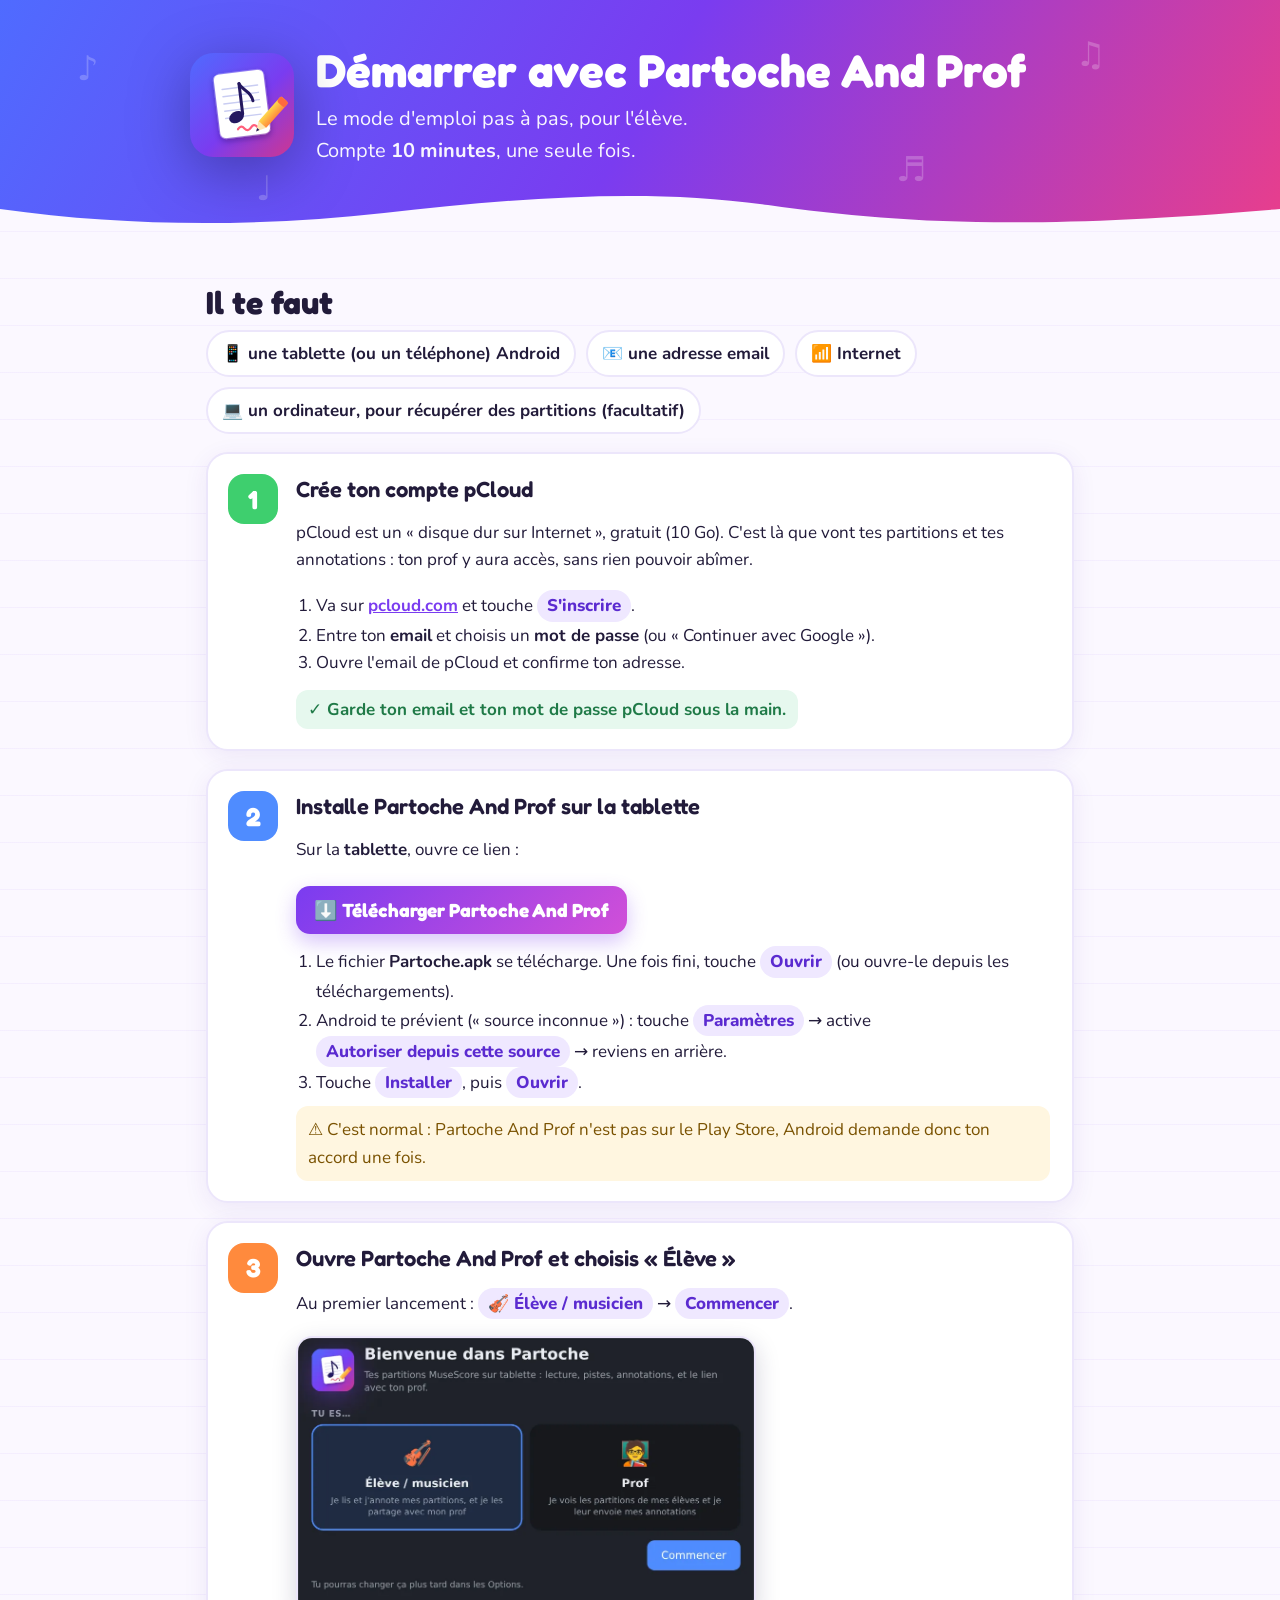
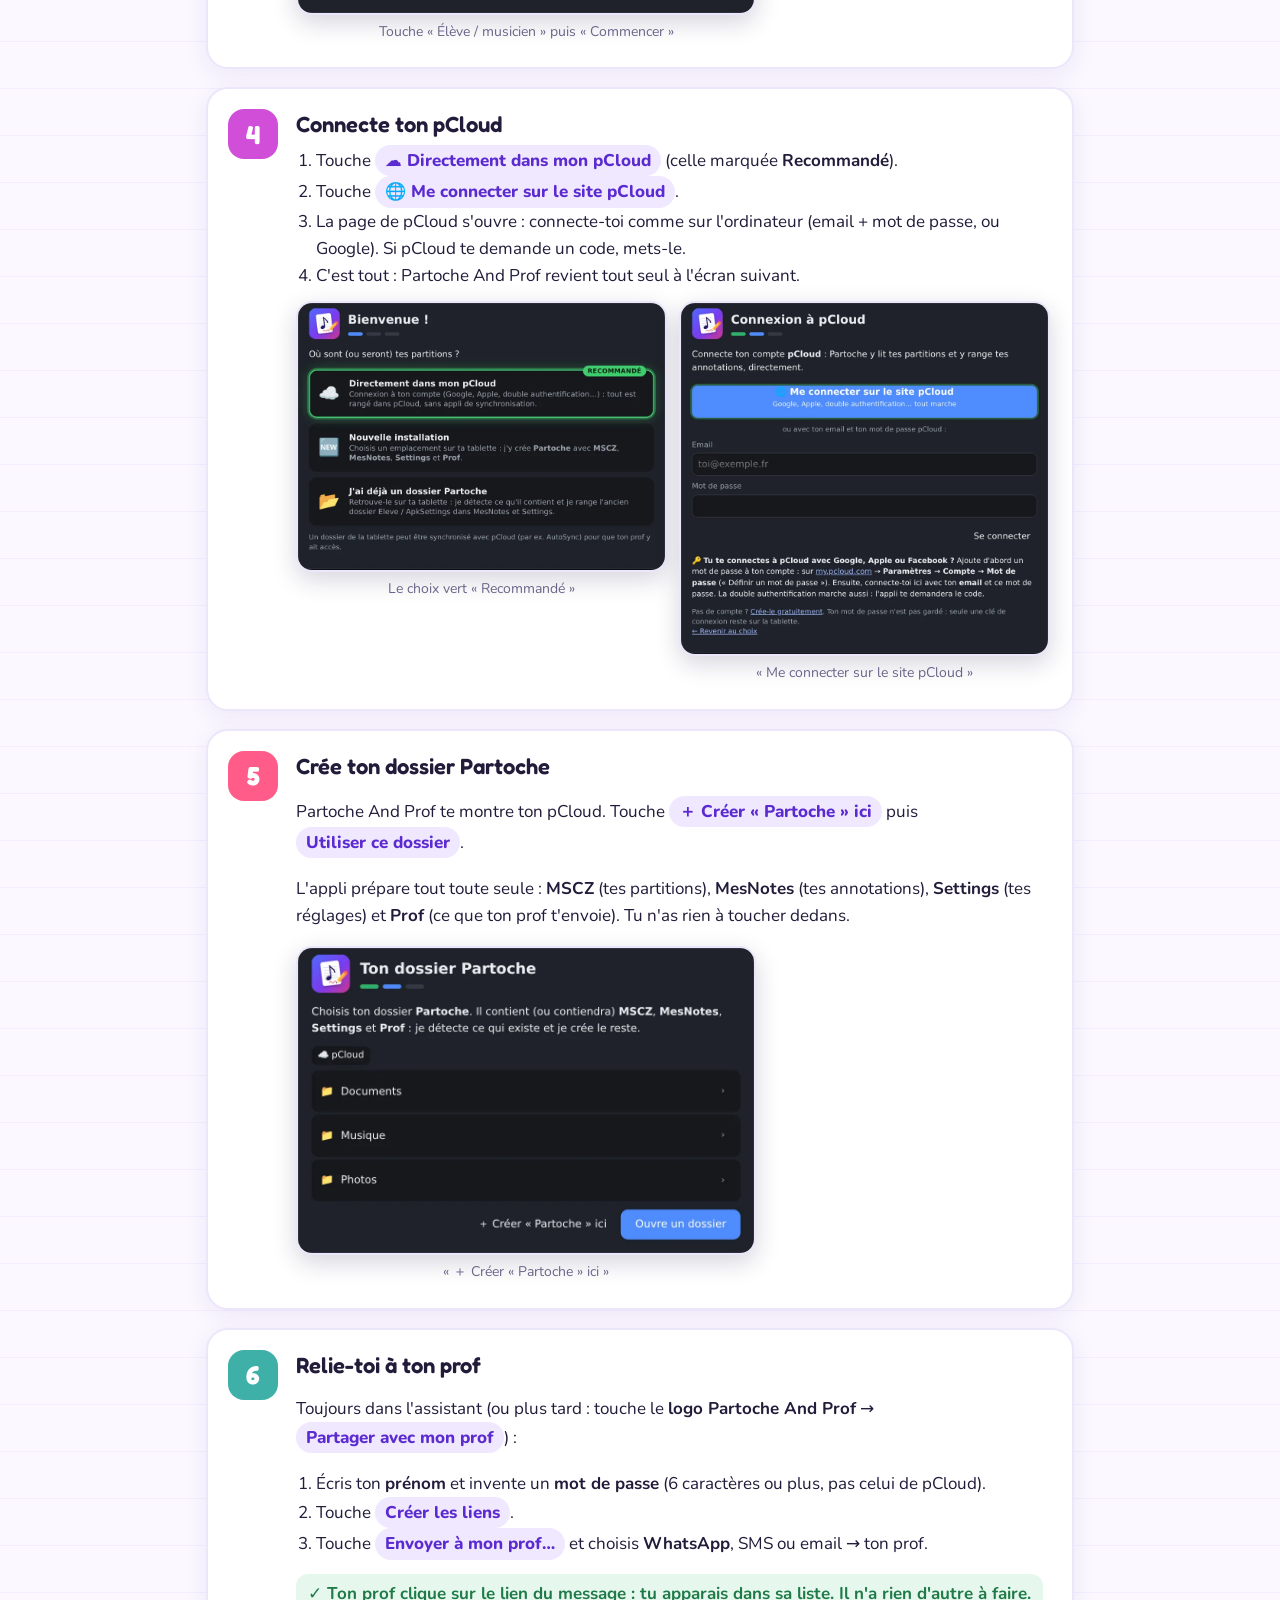
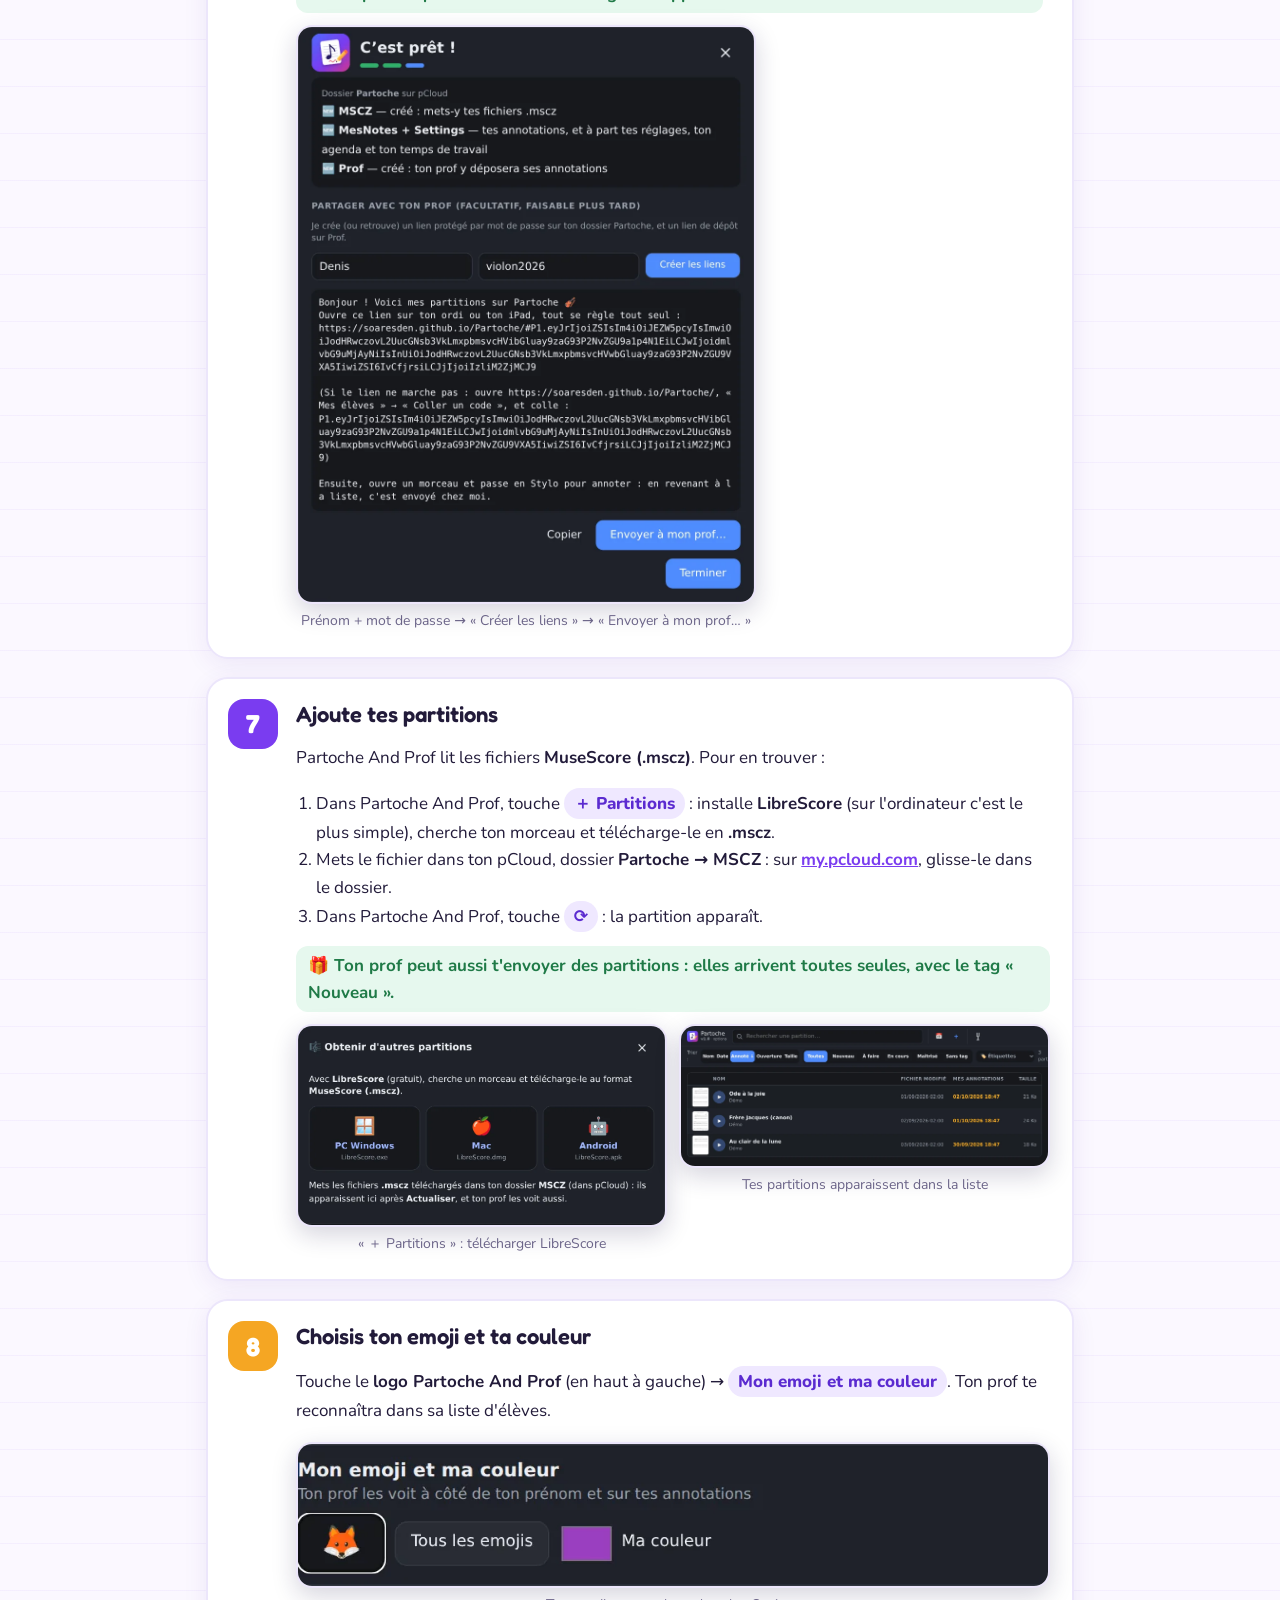
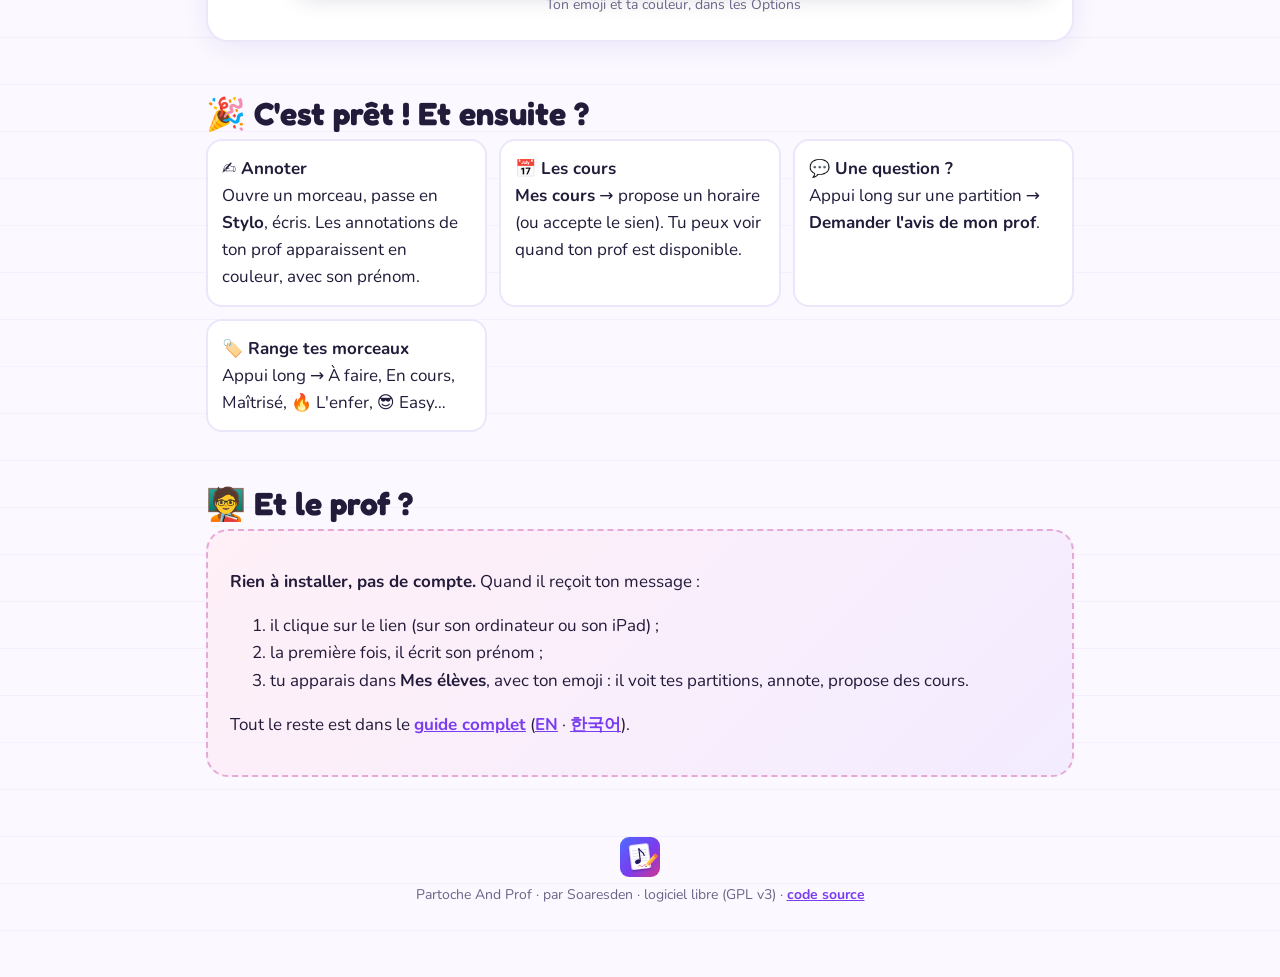
<file: docs/demarrer.html>
<!doctype html>
<html lang="fr"><head><meta charset="utf-8"><meta name="viewport" content="width=device-width,initial-scale=1">
<title>Partoche And Prof — démarrer en 8 étapes</title>
<link rel="icon" type="image/png" href="img/favicon.png">
<meta name="description" content="Mode d'emploi pas à pas pour l'élève : compte pCloud, appli Partoche And Prof sur la tablette, lien envoyé au prof.">
<link href="https://fonts.googleapis.com/css2?family=Fredoka:wght@500;600;700&family=Nunito:wght@400;600;800&display=swap" rel="stylesheet">
<style>
:root{
  --bg:#fbf8ff;--fg:#221b3a;--mut:#6b6488;--card:#ffffff;--line:#ece6fb;
  --violet:#7a3cf0;--bleu:#4f6bff;--rose:#e83e8c;--orange:#ff8a3d;--jaune:#ffc93d;--vert:#20b47a;--code:#f3effd;
}
@media (prefers-color-scheme:dark){:root{--bg:#151226;--fg:#f1edff;--mut:#a9a2c8;--card:#201b38;--line:#2f2850;--code:#2a2348}}
*{box-sizing:border-box}
html{scroll-behavior:smooth}
body{margin:0;background:var(--bg);color:var(--fg);font:17px/1.6 Nunito,system-ui,-apple-system,"Segoe UI",Roboto,sans-serif;
  background-image:repeating-linear-gradient(0deg,transparent 0 46px,rgba(122,60,240,.05) 46px 47px)}
h1,h2,h3{font-family:Fredoka,Nunito,system-ui,sans-serif;line-height:1.15}
a{color:var(--violet);font-weight:700}
code{background:var(--code);border-radius:7px;padding:1px 7px;font:600 15px ui-monospace,Menlo,Consolas,monospace}
.hero{background:linear-gradient(120deg,#4f6bff,#7a3cf0 50%,#e83e8c);color:#fff;padding:44px 18px 64px;position:relative;overflow:hidden}
.hero .in{max-width:900px;margin:0 auto;display:flex;gap:22px;align-items:center;position:relative}
.hero img{width:104px;height:104px;flex:none;filter:drop-shadow(0 14px 30px rgba(0,0,0,.3));animation:bob 3s ease-in-out infinite}
.hero h1{font-size:46px;margin:0} .hero p{margin:6px 0 0;font-size:20px;opacity:.95}
.notes{position:absolute;inset:0;pointer-events:none;font-size:34px;opacity:.22}
.notes span{position:absolute;animation:float 7s ease-in-out infinite}
@keyframes bob{50%{transform:translateY(-8px) rotate(-3deg)}}
@keyframes float{50%{transform:translateY(-14px) rotate(8deg)}}
@media (prefers-reduced-motion:reduce){.hero img,.notes span{animation:none}}
.wave{display:block;width:100%;height:40px;margin-top:-40px;position:relative}
main{max-width:900px;margin:0 auto;padding:0 16px 70px}
.who{display:grid;grid-template-columns:1fr 1fr;gap:14px;margin:-6px 0 10px}
.who a{display:block;text-decoration:none;color:#fff;border-radius:22px;padding:20px;box-shadow:0 10px 30px rgba(80,40,160,.18);transition:transform .15s}
.who a:hover{transform:translateY(-3px)}
.who .el{background:linear-gradient(135deg,#20b47a,#4f6bff)} .who .pr{background:linear-gradient(135deg,#ff8a3d,#e83e8c)}
.who b{font:600 24px Fredoka,sans-serif;display:block} .who small{opacity:.95;font-size:15px}
.who .ic{font-size:40px;line-height:1}
.flow{display:flex;flex-wrap:wrap;align-items:center;justify-content:center;gap:10px;margin:26px 0 8px;font-weight:800}
.flow span{background:var(--card);border:2px solid var(--line);border-radius:999px;padding:8px 16px}
.flow i{font-style:normal;color:var(--rose);font-size:22px}
h2{font-size:32px;margin:54px 0 6px;display:flex;align-items:center;gap:12px;flex-wrap:wrap}
h2 .tag{font:800 13px Nunito,sans-serif;letter-spacing:.06em;text-transform:uppercase;color:#fff;border-radius:999px;padding:4px 12px}
.t-el{background:var(--vert)} .t-pr{background:var(--rose)} .t-tip{background:var(--orange)}
.lead{color:var(--mut);margin:0 0 14px}
.steps{list-style:none;padding:0;margin:0;display:grid;gap:14px;grid-template-columns:minmax(0,1fr)}
.step{min-width:0}
.step{background:var(--card);border:2px solid var(--line);border-radius:22px;padding:18px 20px 16px 84px;position:relative}
.step:before{content:attr(data-n);position:absolute;left:18px;top:16px;width:48px;height:48px;border-radius:16px;display:grid;place-items:center;
  font:700 26px Fredoka,sans-serif;color:#fff;background:var(--c,var(--violet));box-shadow:0 6px 14px rgba(80,40,160,.25)}
.step h3{margin:0 0 4px;font-size:21px}
.step p{margin:4px 0}
.c1{--c:#4f6bff}.c2{--c:#7a3cf0}.c3{--c:#e83e8c}.c4{--c:#ff8a3d}.c5{--c:#20b47a}
.tree{background:var(--code);border-radius:16px;padding:12px 16px;margin:10px 0 2px;font:600 15px/1.8 ui-monospace,Menlo,Consolas,monospace;overflow-x:auto;white-space:pre}
.tree .f{color:var(--violet)} .tree .m{color:var(--mut);font-family:Nunito,sans-serif;font-weight:600}
.box{border-radius:18px;padding:12px 16px;margin:12px 0;font-size:16px}
.box.tip{background:color-mix(in srgb,var(--jaune) 22%,var(--card));border:2px solid color-mix(in srgb,var(--jaune) 55%,transparent)}
.box.info{background:color-mix(in srgb,var(--bleu) 12%,var(--card));border:2px solid color-mix(in srgb,var(--bleu) 35%,transparent)}
.chips{display:flex;flex-wrap:wrap;gap:8px;margin:8px 0}
.chips span{background:var(--code);border-radius:999px;padding:4px 12px;font-weight:700;font-size:15px}
.big{display:inline-block;background:linear-gradient(135deg,#7a3cf0,#e83e8c);color:#fff;text-decoration:none;border-radius:16px;padding:12px 22px;font:600 19px Fredoka,sans-serif;margin:6px 0;box-shadow:0 8px 20px rgba(122,60,240,.3)}
.tips{display:grid;grid-template-columns:repeat(auto-fit,minmax(240px,1fr));gap:12px}
.tips div{background:var(--card);border:2px solid var(--line);border-radius:20px;padding:14px 16px}
.tips b{font:600 18px Fredoka,sans-serif;display:block;margin-bottom:2px}
.tips .e{font-size:30px}
details{background:var(--card);border:2px solid var(--line);border-radius:18px;padding:12px 16px;margin:10px 0}
summary{cursor:pointer;font-weight:800}
pre{background:var(--code);border-radius:12px;padding:10px 12px;overflow-x:auto;font:14px/1.5 ui-monospace,Menlo,Consolas,monospace}
footer{margin-top:60px;text-align:center;color:var(--mut);font-size:14px}
.langs{position:absolute;top:12px;right:12px;z-index:2;display:flex;gap:6px;max-width:calc(100% - 24px)}
.langs a{color:#fff;text-decoration:none;font:800 13px/1.4 Nunito,system-ui,sans-serif;background:rgba(20,10,50,.35);border-radius:999px;padding:4px 11px;white-space:nowrap}
.langs a:hover{background:rgba(20,10,50,.55)}
.langs a.on{background:#fff;color:#7a3cf0}
@media (max-width:640px){.who{grid-template-columns:1fr}.hero h1{font-size:36px}.hero img{width:76px;height:76px}.step{padding-left:20px;padding-top:74px}.step:before{top:14px}}

.ws{display:flex;flex-direction:column;gap:18px;margin:10px 0 30px}
.w{position:relative;background:var(--card);border-radius:22px;padding:20px 22px 20px 88px;box-shadow:0 6px 24px rgba(80,40,160,.08);border:2px solid var(--line)}
.w .n{position:absolute;left:20px;top:20px;width:50px;height:50px;border-radius:16px;display:grid;place-items:center;font:700 26px Fredoka,sans-serif;color:#fff}
.w h3{margin:2px 0 8px;font:600 22px Fredoka,sans-serif}
.w p,.w li{line-height:1.6}.w ol{margin:6px 0;padding-left:20px}
.w .tap{display:inline-block;padding:2px 10px;border-radius:999px;background:#efe8ff;color:#5b2bd0;font-weight:800;white-space:nowrap}
.w .ok{display:inline-block;margin-top:8px;padding:6px 12px;border-radius:12px;background:#e6f8ee;color:#1f7a47;font-weight:700}
.w .warn{display:block;margin-top:8px;padding:10px 12px;border-radius:12px;background:#fff6e0;color:#7a5200}
.w a.big{display:inline-block;margin:6px 0;padding:12px 18px;border-radius:14px;background:linear-gradient(135deg,#7a3cf0,#d14fd8);color:#fff;font-weight:800;text-decoration:none}
.c1 .n{background:#3ecf6e}.c2 .n{background:#4f8cff}.c3 .n{background:#ff8a3d}.c4 .n{background:#d14fd8}.c5 .n{background:#ff5c8a}.c6 .n{background:#3fb0a8}.c7 .n{background:#7a3cf0}.c8 .n{background:#f5a623}
.need{display:flex;flex-wrap:wrap;gap:10px;margin:8px 0 18px}.need span{background:var(--card);border:2px solid var(--line);border-radius:999px;padding:8px 14px;font-weight:700}
.prof{background:linear-gradient(135deg,#fff0f7,#f3ecff);border-radius:22px;padding:20px 22px;border:2px dashed #e6a8d6}
.after{display:grid;grid-template-columns:repeat(auto-fit,minmax(min(100%,220px),1fr));gap:12px}.after div{background:var(--card);border-radius:16px;padding:14px;border:2px solid var(--line)}
@media (max-width:640px){.w{padding:78px 18px 18px}.w .n{top:16px;left:18px}}
.shot{margin:12px 0 4px;display:flex;flex-wrap:wrap;gap:12px}
.shot figure{margin:0;flex:1 1 260px;max-width:460px}
.shot img{display:block;width:100%;height:auto;border-radius:16px;border:2px solid var(--line);box-shadow:0 8px 24px rgba(30,20,70,.18);background:#1b1d24;cursor:zoom-in}
.shot figcaption{font-size:14px;color:var(--mut);margin-top:6px;text-align:center}
.shot.wide figure{max-width:none;flex-basis:100%}
.zoom{position:fixed;inset:0;background:rgba(10,8,25,.85);display:grid;place-items:center;z-index:9;padding:16px;cursor:zoom-out}
.zoom img{max-width:100%;max-height:100%;border-radius:14px}
@media (prefers-color-scheme:dark){a{color:#bfa6ff}.prof{background:linear-gradient(135deg,#3a1d3a,#2a2150);border-color:#8a4f7e}.w .tap{background:#3a2d6b;color:#d9ccff}.w .ok{background:#183d2b;color:#9be5bb}.w .warn{background:#3d3115;color:#ffd98a}}
@media print{.hero .notes,.langs{display:none}.w{break-inside:avoid;box-shadow:none}}
</style></head>
<body>
<header class="hero">
  <div class="notes" aria-hidden="true"><span style="left:6%;top:18%">♪</span><span style="left:84%;top:12%;animation-delay:1s">♫</span><span style="left:70%;top:62%;animation-delay:2s">♬</span><span style="left:20%;top:70%;animation-delay:3s">♩</span></div>
  <div class="in">
    <img src="img/logo.svg" alt="">
    <div><h1>Démarrer avec Partoche And Prof</h1><p>Le mode d'emploi pas à pas, pour l'élève.<br>Compte <b>10 minutes</b>, une seule fois.</p></div>
  </div>
</header>
<svg class="wave" viewBox="0 0 1200 40" preserveAspectRatio="none" aria-hidden="true"><path d="M0 40V18c120 18 240 18 360 4s240-26 360-8 240 26 480 4v22z" fill="var(--bg)"/></svg>

<main>
  <h2>Il te faut</h2>
  <div class="need"><span>📱 une tablette (ou un téléphone) Android</span><span>📧 une adresse email</span><span>📶 Internet</span><span>💻 un ordinateur, pour récupérer des partitions (facultatif)</span></div>

  <div class="ws">
    <div class="w c1"><div class="n">1</div><h3>Crée ton compte pCloud</h3>
      <p>pCloud est un « disque dur sur Internet », gratuit (10 Go). C'est là que vont tes partitions et tes annotations : ton prof y aura accès, sans rien pouvoir abîmer.</p>
      <ol><li>Va sur <a href="https://www.pcloud.com" target="_blank" rel="noopener">pcloud.com</a> et touche <span class="tap">S'inscrire</span>.</li>
      <li>Entre ton <b>email</b> et choisis un <b>mot de passe</b> (ou « Continuer avec Google »).</li>
      <li>Ouvre l'email de pCloud et confirme ton adresse.</li></ol>
      <span class="ok">✓ Garde ton email et ton mot de passe pCloud sous la main.</span></div>

    <div class="w c2"><div class="n">2</div><h3>Installe Partoche And Prof sur la tablette</h3>
      <p>Sur la <b>tablette</b>, ouvre ce lien :</p>
      <a class="big" href="https://github.com/soaresden/Partoche/releases/latest/download/Partoche.apk">⬇️ Télécharger Partoche And Prof</a>
      <ol><li>Le fichier <b>Partoche.apk</b> se télécharge. Une fois fini, touche <span class="tap">Ouvrir</span> (ou ouvre-le depuis les téléchargements).</li>
      <li>Android te prévient (« source inconnue ») : touche <span class="tap">Paramètres</span> → active <span class="tap">Autoriser depuis cette source</span> → reviens en arrière.</li>
      <li>Touche <span class="tap">Installer</span>, puis <span class="tap">Ouvrir</span>.</li></ol>
      <span class="warn">⚠️ C'est normal : Partoche And Prof n'est pas sur le Play Store, Android demande donc ton accord une fois.</span></div>

    <div class="w c3"><div class="n">3</div><h3>Ouvre Partoche And Prof et choisis « Élève »</h3>
      <p>Au premier lancement : <span class="tap">🎻 Élève / musicien</span> → <span class="tap">Commencer</span>.</p>
      <div class="shot"><figure><img src="img/tuto/3-role.webp" alt="Touche « Élève / musicien » puis « Commencer »" loading="lazy"><figcaption>Touche « Élève / musicien » puis « Commencer »</figcaption></figure></div></div>

    <div class="w c4"><div class="n">4</div><h3>Connecte ton pCloud</h3>
      <ol><li>Touche <span class="tap">☁️ Directement dans mon pCloud</span> (celle marquée <b>Recommandé</b>).</li>
      <li>Touche <span class="tap">🌐 Me connecter sur le site pCloud</span>.</li>
      <li>La page de pCloud s'ouvre : connecte-toi comme sur l'ordinateur (email + mot de passe, ou Google). Si pCloud te demande un code, mets-le.</li>
      <li>C'est tout : Partoche And Prof revient tout seul à l'écran suivant.</li></ol>
      <div class="shot"><figure><img src="img/tuto/4a-pcloud.webp" alt="Le choix vert « Recommandé »" loading="lazy"><figcaption>Le choix vert « Recommandé »</figcaption></figure><figure><img src="img/tuto/4b-connexion.webp" alt="« Me connecter sur le site pCloud »" loading="lazy"><figcaption>« Me connecter sur le site pCloud »</figcaption></figure></div></div>

    <div class="w c5"><div class="n">5</div><h3>Crée ton dossier Partoche</h3>
      <p>Partoche And Prof te montre ton pCloud. Touche <span class="tap">＋ Créer « Partoche » ici</span> puis <span class="tap">Utiliser ce dossier</span>.</p>
      <p>L'appli prépare tout toute seule : <b>MSCZ</b> (tes partitions), <b>MesNotes</b> (tes annotations), <b>Settings</b> (tes réglages) et <b>Prof</b> (ce que ton prof t'envoie). Tu n'as rien à toucher dedans.</p>
      <div class="shot"><figure><img src="img/tuto/5-dossier.webp" alt="« ＋ Créer « Partoche » ici »" loading="lazy"><figcaption>« ＋ Créer « Partoche » ici »</figcaption></figure></div></div>

    <div class="w c6"><div class="n">6</div><h3>Relie-toi à ton prof</h3>
      <p>Toujours dans l'assistant (ou plus tard : touche le <b>logo Partoche And Prof</b> → <span class="tap">Partager avec mon prof</span>) :</p>
      <ol><li>Écris ton <b>prénom</b> et invente un <b>mot de passe</b> (6 caractères ou plus, pas celui de pCloud).</li>
      <li>Touche <span class="tap">Créer les liens</span>.</li>
      <li>Touche <span class="tap">Envoyer à mon prof…</span> et choisis <b>WhatsApp</b>, SMS ou email → ton prof.</li></ol>
      <span class="ok">✓ Ton prof clique sur le lien du message : tu apparais dans sa liste. Il n'a rien d'autre à faire.</span>
      <div class="shot"><figure><img src="img/tuto/6-partage.webp" alt="Prénom + mot de passe → « Créer les liens » → « Envoyer à mon prof… »" loading="lazy"><figcaption>Prénom + mot de passe → « Créer les liens » → « Envoyer à mon prof… »</figcaption></figure></div></div>

    <div class="w c7"><div class="n">7</div><h3>Ajoute tes partitions</h3>
      <p>Partoche And Prof lit les fichiers <b>MuseScore (.mscz)</b>. Pour en trouver :</p>
      <ol><li>Dans Partoche And Prof, touche <span class="tap">＋ Partitions</span> : installe <b>LibreScore</b> (sur l'ordinateur c'est le plus simple), cherche ton morceau et télécharge-le en <b>.mscz</b>.</li>
      <li>Mets le fichier dans ton pCloud, dossier <b>Partoche → MSCZ</b> : sur <a href="https://my.pcloud.com" target="_blank" rel="noopener">my.pcloud.com</a>, glisse-le dans le dossier.</li>
      <li>Dans Partoche And Prof, touche <span class="tap">⟳</span> : la partition apparaît.</li></ol>
      <span class="ok">🎁 Ton prof peut aussi t'envoyer des partitions : elles arrivent toutes seules, avec le tag « Nouveau ».</span>
      <div class="shot"><figure><img src="img/tuto/7b-partitions.webp" alt="« ＋ Partitions » : télécharger LibreScore" loading="lazy"><figcaption>« ＋ Partitions » : télécharger LibreScore</figcaption></figure><figure><img src="img/tuto/7a-liste.webp" alt="Tes partitions apparaissent dans la liste" loading="lazy"><figcaption>Tes partitions apparaissent dans la liste</figcaption></figure></div></div>

    <div class="w c8"><div class="n">8</div><h3>Choisis ton emoji et ta couleur</h3>
      <p>Touche le <b>logo Partoche And Prof</b> (en haut à gauche) → <span class="tap">Mon emoji et ma couleur</span>. Ton prof te reconnaîtra dans sa liste d'élèves.</p>
      <div class="shot wide"><figure><img src="img/tuto/8-emoji.webp" alt="Ton emoji et ta couleur, dans les Options" loading="lazy"><figcaption>Ton emoji et ta couleur, dans les Options</figcaption></figure></div></div>
  </div>

  <h2>🎉 C'est prêt ! Et ensuite ?</h2>
  <div class="after">
    <div><b>✍️ Annoter</b><br>Ouvre un morceau, passe en <b>Stylo</b>, écris. Les annotations de ton prof apparaissent en couleur, avec son prénom.</div>
    <div><b>📅 Les cours</b><br><b>Mes cours</b> → propose un horaire (ou accepte le sien). Tu peux voir quand ton prof est disponible.</div>
    <div><b>💬 Une question ?</b><br>Appui long sur une partition → <b>Demander l'avis de mon prof</b>.</div>
    <div><b>🏷️ Range tes morceaux</b><br>Appui long → À faire, En cours, Maîtrisé, 🔥 L'enfer, 😎 Easy…</div>
  </div>

  <h2>🧑‍🏫 Et le prof ?</h2>
  <div class="prof">
    <p><b>Rien à installer, pas de compte.</b> Quand il reçoit ton message :</p>
    <ol><li>il clique sur le lien (sur son ordinateur ou son iPad) ;</li>
    <li>la première fois, il écrit son prénom ;</li>
    <li>tu apparais dans <b>Mes élèves</b>, avec ton emoji : il voit tes partitions, annote, propose des cours.</li></ol>
    <p>Tout le reste est dans le <a href="guide.html">guide complet</a> (<a href="guide-en.html">EN</a> · <a href="guide-ko.html">한국어</a>).</p>
  </div>

  <footer>
    <img src="img/logo.svg" alt="" width="40" height="40"><br>
    Partoche And Prof · par Soaresden · logiciel libre (GPL v3) · <a href="https://github.com/soaresden/Partoche">code source</a>
  </footer>
</main>
<script>
document.addEventListener('click',e=>{const i=e.target.closest('.shot img');if(!i)return;const z=document.createElement('div');z.className='zoom';z.innerHTML='<img alt="">';z.firstChild.src=i.src;z.onclick=()=>z.remove();document.body.appendChild(z)})
</script>
</body></html>
</file>
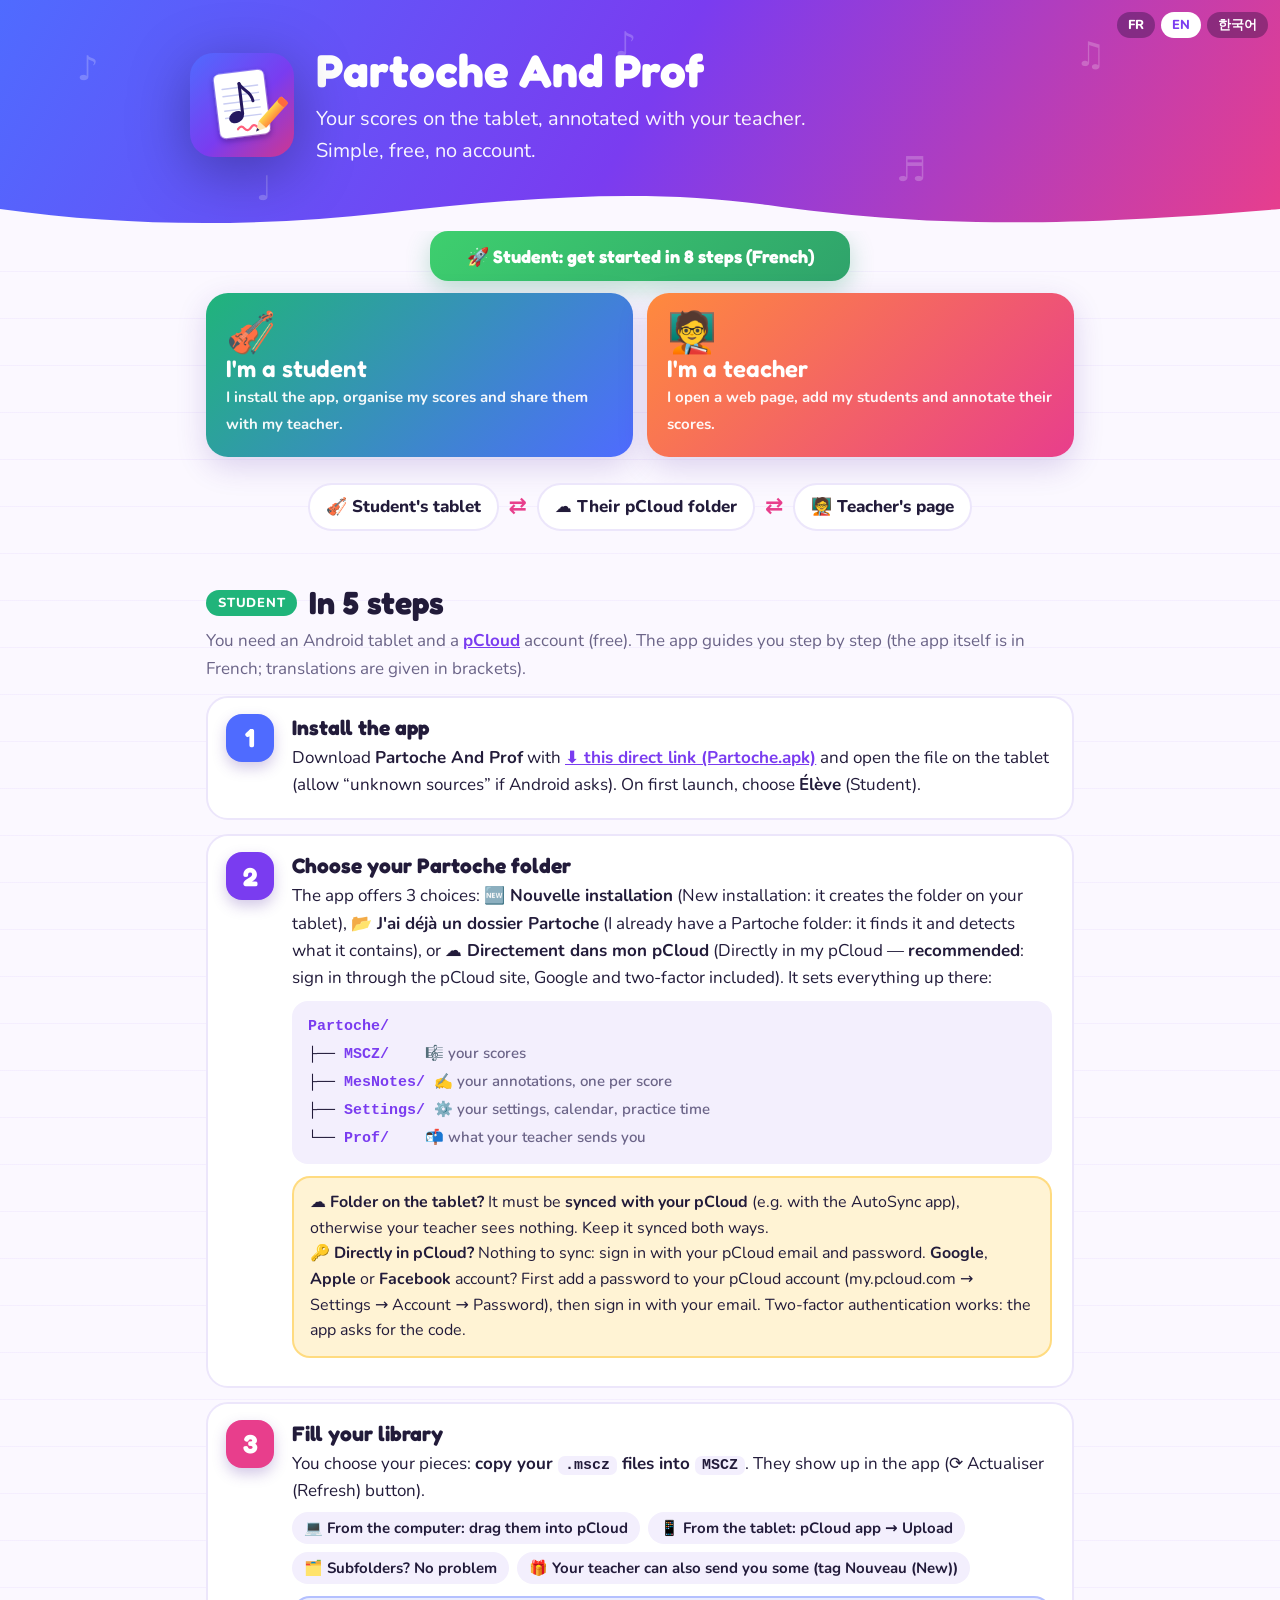
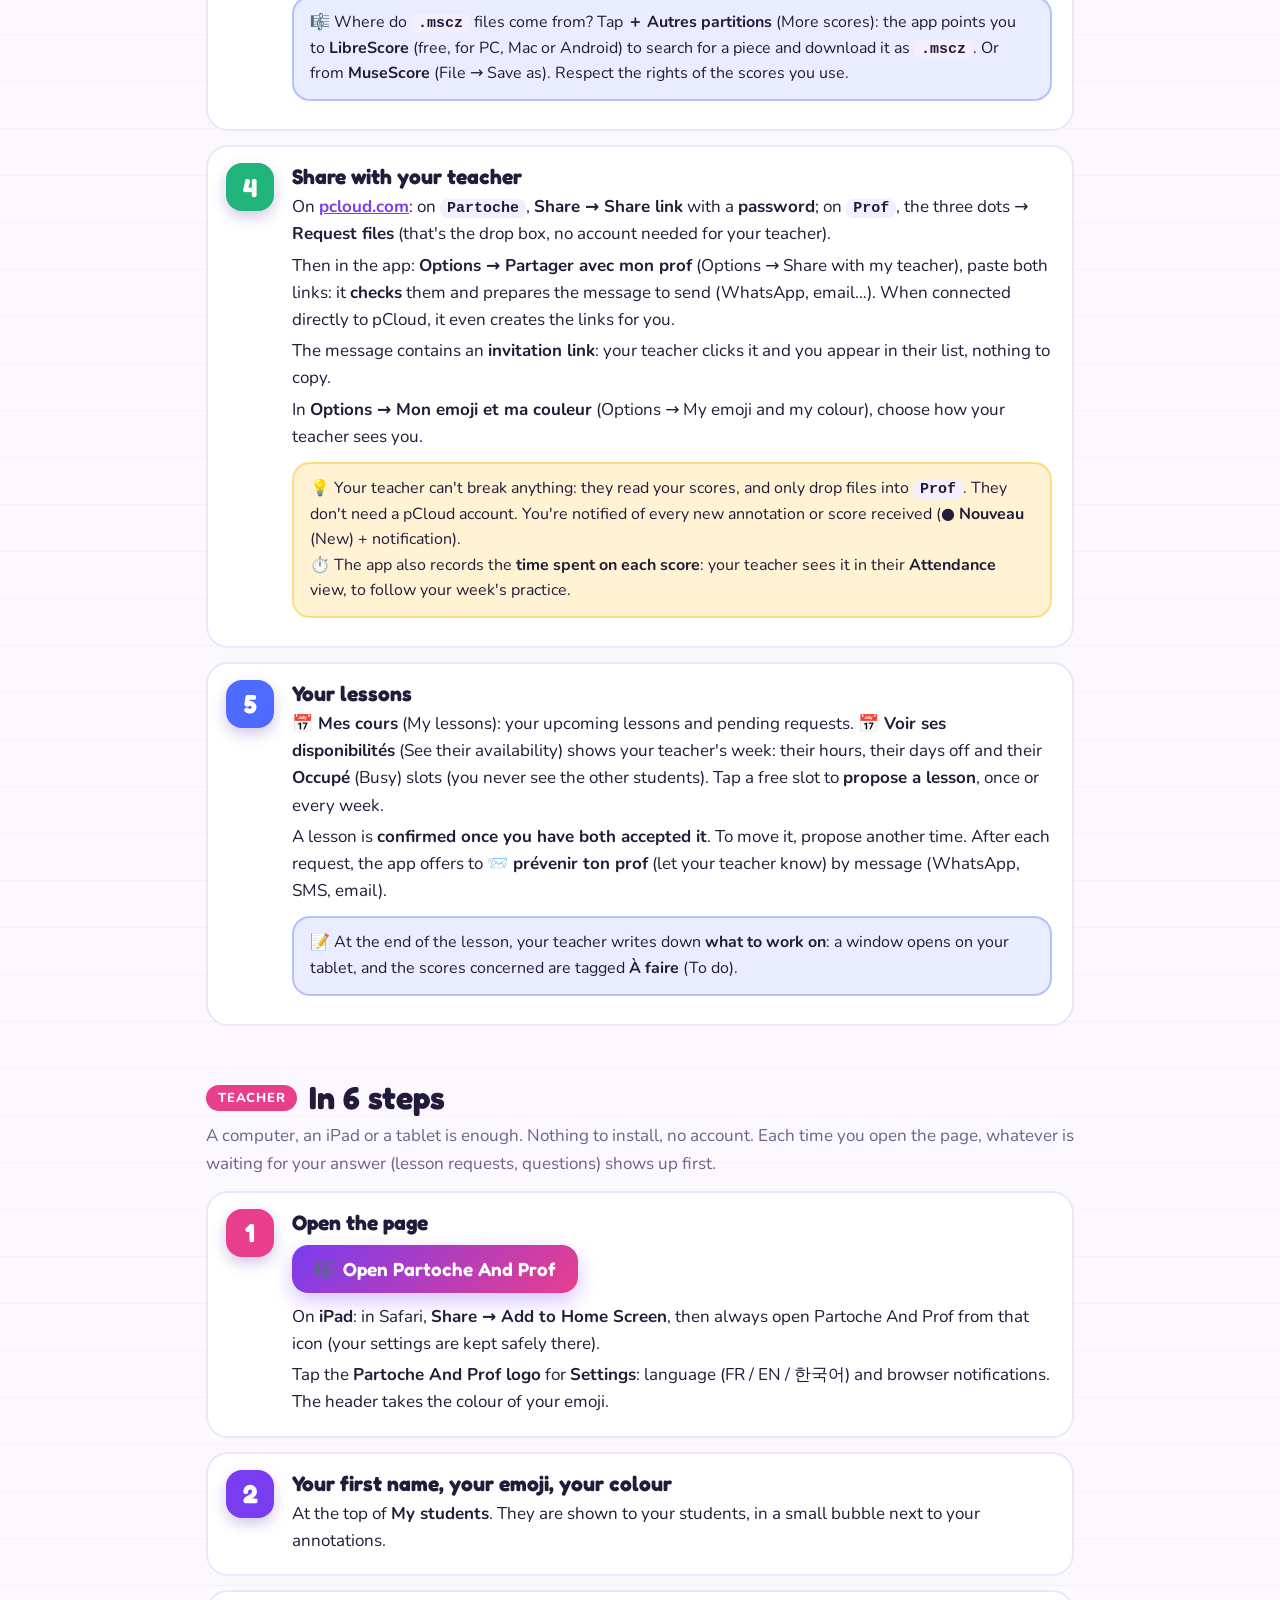
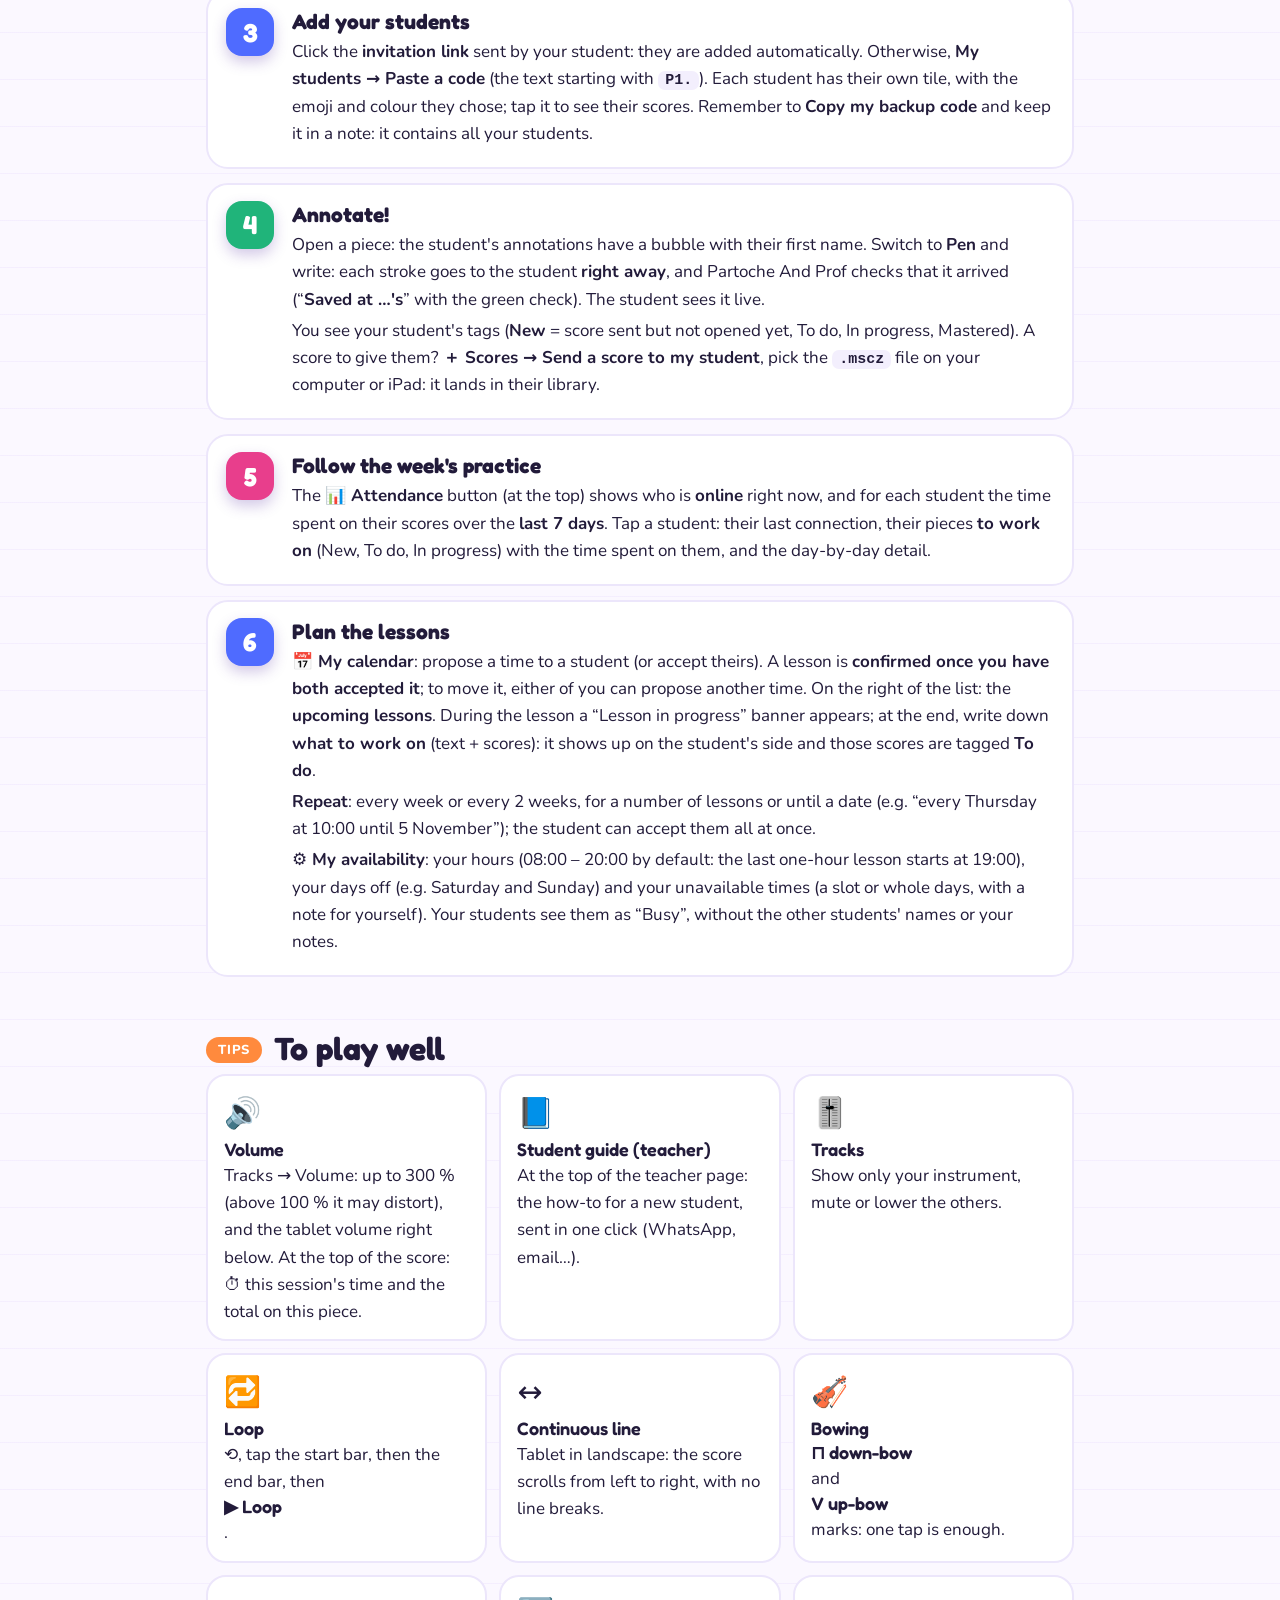
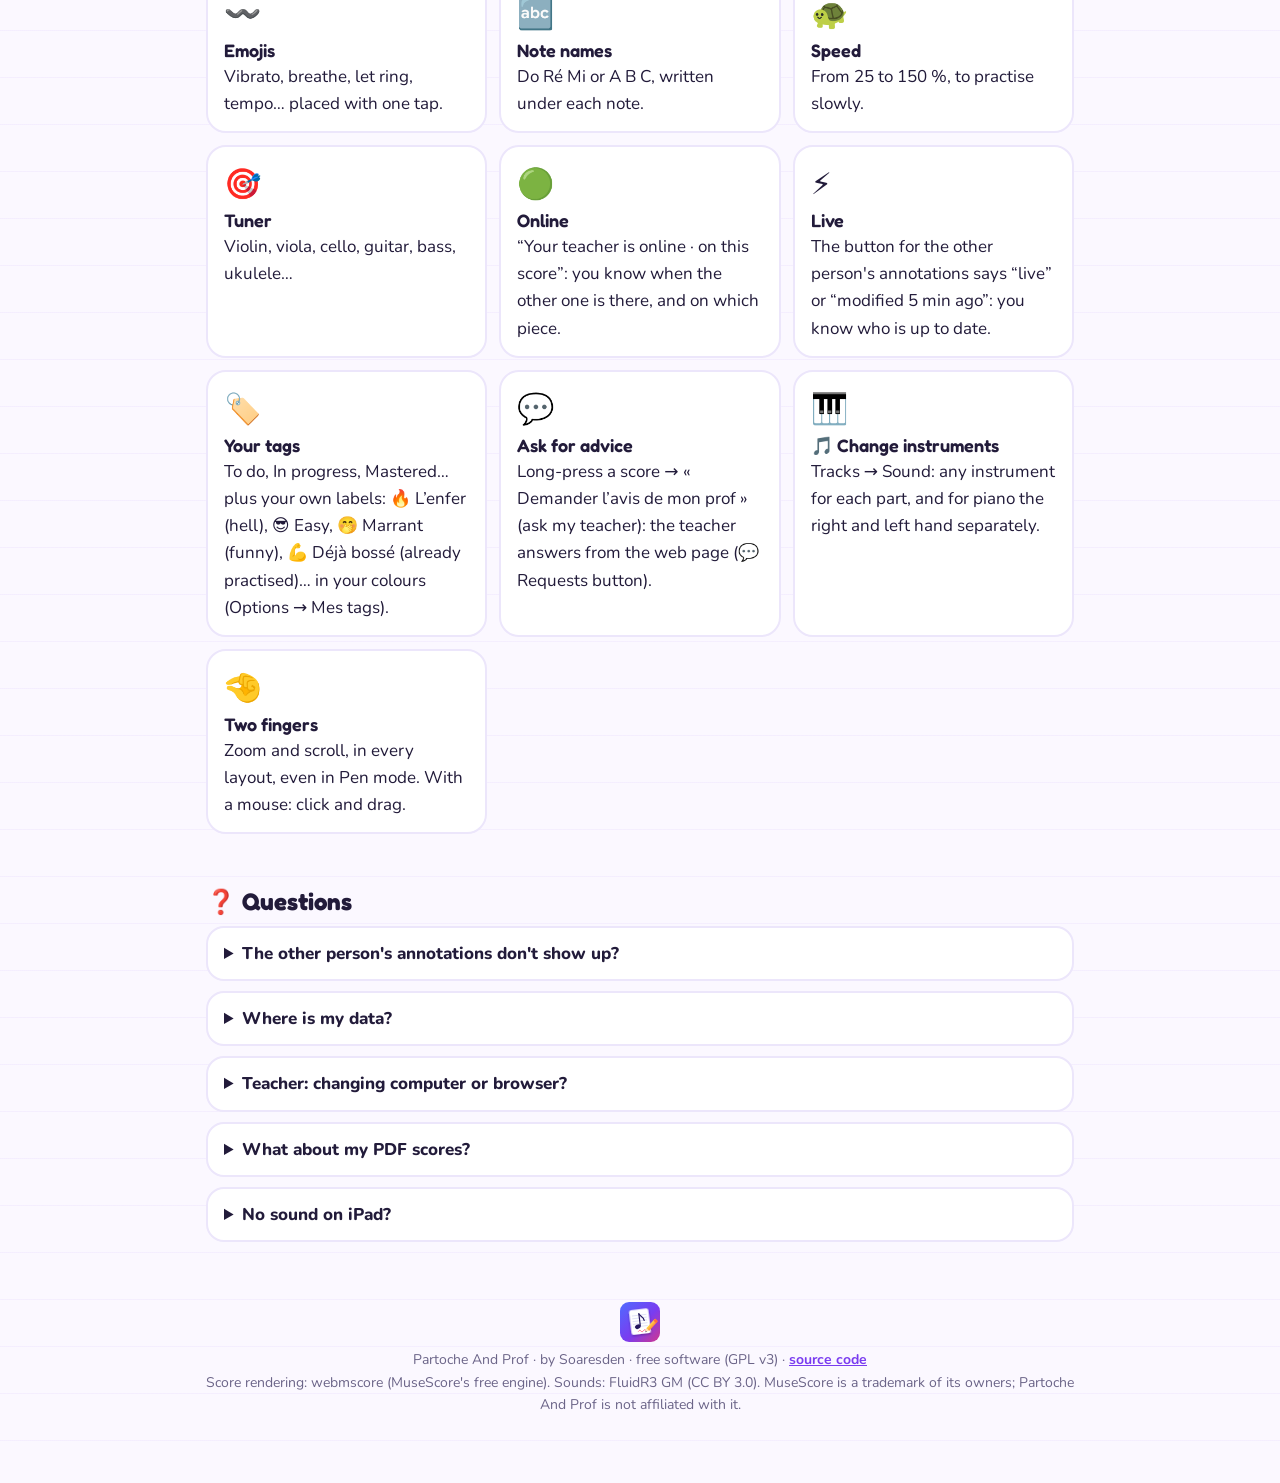
<file: docs/guide-en.html>
<!doctype html>
<html lang="en"><head><meta charset="utf-8"><meta name="viewport" content="width=device-width,initial-scale=1">
<title>Partoche And Prof — the guide</title>
<link rel="icon" type="image/png" href="img/favicon.png">
<meta name="description" content="Partoche And Prof: the student reads and annotates their MuseScore scores on a tablet, the teacher annotates them from a computer or iPad.">
<link href="https://fonts.googleapis.com/css2?family=Fredoka:wght@500;600;700&family=Nunito:wght@400;600;800&display=swap" rel="stylesheet">
<style>
:root{
  --bg:#fbf8ff;--fg:#221b3a;--mut:#6b6488;--card:#ffffff;--line:#ece6fb;
  --violet:#7a3cf0;--bleu:#4f6bff;--rose:#e83e8c;--orange:#ff8a3d;--jaune:#ffc93d;--vert:#20b47a;--code:#f3effd;
}
@media (prefers-color-scheme:dark){:root{--bg:#151226;--fg:#f1edff;--mut:#a9a2c8;--card:#201b38;--line:#2f2850;--code:#2a2348}}
*{box-sizing:border-box}
html{scroll-behavior:smooth}
body{margin:0;background:var(--bg);color:var(--fg);font:17px/1.6 Nunito,system-ui,-apple-system,"Segoe UI",Roboto,sans-serif;
  background-image:repeating-linear-gradient(0deg,transparent 0 46px,rgba(122,60,240,.05) 46px 47px)}
h1,h2,h3{font-family:Fredoka,Nunito,system-ui,sans-serif;line-height:1.15}
a{color:var(--violet);font-weight:700}
code{background:var(--code);border-radius:7px;padding:1px 7px;font:600 15px ui-monospace,Menlo,Consolas,monospace}
.hero{background:linear-gradient(120deg,#4f6bff,#7a3cf0 50%,#e83e8c);color:#fff;padding:44px 18px 64px;position:relative;overflow:hidden}
.hero .in{max-width:900px;margin:0 auto;display:flex;gap:22px;align-items:center;position:relative}
.hero img{width:104px;height:104px;flex:none;filter:drop-shadow(0 14px 30px rgba(0,0,0,.3));animation:bob 3s ease-in-out infinite}
.hero h1{font-size:46px;margin:0} .hero p{margin:6px 0 0;font-size:20px;opacity:.95}
.notes{position:absolute;inset:0;pointer-events:none;font-size:34px;opacity:.22}
.notes span{position:absolute;animation:float 7s ease-in-out infinite}
@keyframes bob{50%{transform:translateY(-8px) rotate(-3deg)}}
@keyframes float{50%{transform:translateY(-14px) rotate(8deg)}}
@media (prefers-reduced-motion:reduce){.hero img,.notes span{animation:none}}
.wave{display:block;width:100%;height:40px;margin-top:-40px;position:relative}
main{max-width:900px;margin:0 auto;padding:0 16px 70px}
.who{display:grid;grid-template-columns:1fr 1fr;gap:14px;margin:-6px 0 10px}
.who a{display:block;text-decoration:none;color:#fff;border-radius:22px;padding:20px;box-shadow:0 10px 30px rgba(80,40,160,.18);transition:transform .15s}
.who a:hover{transform:translateY(-3px)}
.who .el{background:linear-gradient(135deg,#20b47a,#4f6bff)} .who .pr{background:linear-gradient(135deg,#ff8a3d,#e83e8c)}
.who b{font:600 24px Fredoka,sans-serif;display:block} .who small{opacity:.95;font-size:15px}
.who .ic{font-size:40px;line-height:1}
.flow{display:flex;flex-wrap:wrap;align-items:center;justify-content:center;gap:10px;margin:26px 0 8px;font-weight:800}
.flow span{background:var(--card);border:2px solid var(--line);border-radius:999px;padding:8px 16px}
.flow i{font-style:normal;color:var(--rose);font-size:22px}
h2{font-size:32px;margin:54px 0 6px;display:flex;align-items:center;gap:12px;flex-wrap:wrap}
h2 .tag{font:800 13px Nunito,sans-serif;letter-spacing:.06em;text-transform:uppercase;color:#fff;border-radius:999px;padding:4px 12px}
.t-el{background:var(--vert)} .t-pr{background:var(--rose)} .t-tip{background:var(--orange)}
.lead{color:var(--mut);margin:0 0 14px}
.steps{list-style:none;padding:0;margin:0;display:grid;gap:14px;grid-template-columns:minmax(0,1fr)}
.step{min-width:0}
.step{background:var(--card);border:2px solid var(--line);border-radius:22px;padding:18px 20px 16px 84px;position:relative}
.step:before{content:attr(data-n);position:absolute;left:18px;top:16px;width:48px;height:48px;border-radius:16px;display:grid;place-items:center;
  font:700 26px Fredoka,sans-serif;color:#fff;background:var(--c,var(--violet));box-shadow:0 6px 14px rgba(80,40,160,.25)}
.step h3{margin:0 0 4px;font-size:21px}
.step p{margin:4px 0}
.c1{--c:#4f6bff}.c2{--c:#7a3cf0}.c3{--c:#e83e8c}.c4{--c:#ff8a3d}.c5{--c:#20b47a}
.tree{background:var(--code);border-radius:16px;padding:12px 16px;margin:10px 0 2px;font:600 15px/1.8 ui-monospace,Menlo,Consolas,monospace;overflow-x:auto;white-space:pre}
.tree .f{color:var(--violet)} .tree .m{color:var(--mut);font-family:Nunito,sans-serif;font-weight:600}
.box{border-radius:18px;padding:12px 16px;margin:12px 0;font-size:16px}
.box.tip{background:color-mix(in srgb,var(--jaune) 22%,var(--card));border:2px solid color-mix(in srgb,var(--jaune) 55%,transparent)}
.box.info{background:color-mix(in srgb,var(--bleu) 12%,var(--card));border:2px solid color-mix(in srgb,var(--bleu) 35%,transparent)}
.chips{display:flex;flex-wrap:wrap;gap:8px;margin:8px 0}
.chips span{background:var(--code);border-radius:999px;padding:4px 12px;font-weight:700;font-size:15px}
.big{display:inline-block;background:linear-gradient(135deg,#7a3cf0,#e83e8c);color:#fff;text-decoration:none;border-radius:16px;padding:12px 22px;font:600 19px Fredoka,sans-serif;margin:6px 0;box-shadow:0 8px 20px rgba(122,60,240,.3)}
.tips{display:grid;grid-template-columns:repeat(auto-fit,minmax(240px,1fr));gap:12px}
.tips div{background:var(--card);border:2px solid var(--line);border-radius:20px;padding:14px 16px}
.tips b{font:600 18px Fredoka,sans-serif;display:block;margin-bottom:2px}
.tips .e{font-size:30px}
details{background:var(--card);border:2px solid var(--line);border-radius:18px;padding:12px 16px;margin:10px 0}
summary{cursor:pointer;font-weight:800}
pre{background:var(--code);border-radius:12px;padding:10px 12px;overflow-x:auto;font:14px/1.5 ui-monospace,Menlo,Consolas,monospace}
footer{margin-top:60px;text-align:center;color:var(--mut);font-size:14px}
.langs{position:absolute;top:12px;right:12px;z-index:2;display:flex;gap:6px;max-width:calc(100% - 24px)}
.langs a{color:#fff;text-decoration:none;font:800 13px/1.4 Nunito,system-ui,sans-serif;background:rgba(20,10,50,.35);border-radius:999px;padding:4px 11px;white-space:nowrap}
.langs a:hover{background:rgba(20,10,50,.55)}
.langs a.on{background:#fff;color:#7a3cf0}
@media (max-width:640px){.who{grid-template-columns:1fr}.hero h1{font-size:36px}.hero img{width:76px;height:76px}.step{padding-left:20px;padding-top:74px}.step:before{top:14px}}
.startbtn{display:block;margin:0 auto 18px;max-width:420px;text-align:center;padding:14px 18px;border-radius:18px;background:linear-gradient(135deg,#3ecf6e,#2fa36b);color:#fff;font:700 18px Fredoka,sans-serif;text-decoration:none;box-shadow:0 8px 24px rgba(47,163,107,.3)}
</style></head>
<body>

<header class="hero">
  <nav class="langs"><a href="guide.html">FR</a><a href="guide-en.html" class="on">EN</a><a href="guide-ko.html">한국어</a></nav>
  <div class="notes" aria-hidden="true"><span style="left:6%;top:18%">♪</span><span style="left:84%;top:12%;animation-delay:1s">♫</span><span style="left:70%;top:62%;animation-delay:2s">♬</span><span style="left:20%;top:70%;animation-delay:3s">♩</span><span style="left:48%;top:8%;animation-delay:1.5s">♪</span></div>
  <div class="in">
    <img src="img/logo.svg" alt="">
    <div><h1>Partoche And Prof</h1><p>Your scores on the tablet, annotated with your teacher.<br>Simple, free, no account.</p></div>
  </div>
</header>
<svg class="wave" viewBox="0 0 1200 40" preserveAspectRatio="none" aria-hidden="true"><path d="M0 40V18c120 18 240 18 360 4s240-26 360-8 240 26 480 4v22z" fill="var(--bg)"/></svg>

<main>
  <a class="startbtn" href="demarrer.html">🚀 Student: get started in 8 steps (French)</a>
  <div class="who">
    <a class="el" href="#eleve"><span class="ic">🎻</span><b>I'm a student</b><small>I install the app, organise my scores and share them with my teacher.</small></a>
    <a class="pr" href="#prof"><span class="ic">🧑‍🏫</span><b>I'm a teacher</b><small>I open a web page, add my students and annotate their scores.</small></a>
  </div>

  <div class="flow"><span>🎻 Student's tablet</span><i>⇄</i><span>☁️ Their pCloud folder</span><i>⇄</i><span>🧑‍🏫 Teacher's page</span></div>

  <h2 id="eleve"><span class="tag t-el">Student</span> In 5 steps</h2>
  <p class="lead">You need an Android tablet and a <a href="https://www.pcloud.com">pCloud</a> account (free). The app guides you step by step (the app itself is in French; translations are given in brackets).</p>
  <ol class="steps">
    <li class="step c1" data-n="1"><h3>Install the app</h3>
      <p>Download <b>Partoche And Prof</b> with <a href="https://github.com/soaresden/Partoche/releases/latest/download/Partoche.apk">⬇️ this direct link (Partoche.apk)</a> and open the file on the tablet (allow “unknown sources” if Android asks). On first launch, choose <b>Élève</b> (Student).</p></li>

    <li class="step c2" data-n="2"><h3>Choose your Partoche folder</h3>
      <p>The app offers 3 choices: <b>🆕 Nouvelle installation</b> (New installation: it creates the folder on your tablet), <b>📂 J'ai déjà un dossier Partoche</b> (I already have a Partoche folder: it finds it and detects what it contains), or <b>☁️ Directement dans mon pCloud</b> (Directly in my pCloud — <b>recommended</b>: sign in through the pCloud site, Google and two-factor included). It sets everything up there:</p>
      <div class="tree"><span class="f">Partoche/</span>
├── <span class="f">MSCZ/</span>    <span class="m">🎼 your scores</span>
├── <span class="f">MesNotes/</span> <span class="m">✍️ your annotations, one per score</span>
├── <span class="f">Settings/</span> <span class="m">⚙️ your settings, calendar, practice time</span>
└── <span class="f">Prof/</span>    <span class="m">📬 what your teacher sends you</span></div>
      <div class="box tip">☁️ <b>Folder on the tablet?</b> It must be <b>synced with your pCloud</b> (e.g. with the AutoSync app), otherwise your teacher sees nothing. Keep it synced both ways.<br>
      🔑 <b>Directly in pCloud?</b> Nothing to sync: sign in with your pCloud email and password. <b>Google</b>, <b>Apple</b> or <b>Facebook</b> account? First add a password to your pCloud account (my.pcloud.com → Settings → Account → Password), then sign in with your email. Two-factor authentication works: the app asks for the code.</div></li>

    <li class="step c3" data-n="3"><h3>Fill your library</h3>
      <p>You choose your pieces: <b>copy your <code>.mscz</code> files into <code>MSCZ</code></b>. They show up in the app (⟳ Actualiser (Refresh) button).</p>
      <div class="chips"><span>💻 From the computer: drag them into pCloud</span><span>📱 From the tablet: pCloud app → Upload</span><span>🗂️ Subfolders? No problem</span><span>🎁 Your teacher can also send you some (tag <b>Nouveau</b> (New))</span></div>
      <div class="box info">🎼 Where do <code>.mscz</code> files come from? Tap <b>＋ Autres partitions</b> (More scores): the app points you to <b>LibreScore</b> (free, for PC, Mac or Android) to search for a piece and download it as <code>.mscz</code>. Or from <b>MuseScore</b> (File → Save as). Respect the rights of the scores you use.</div></li>

    <li class="step c5" data-n="4"><h3>Share with your teacher</h3>
      <p>On <a href="https://my.pcloud.com">pcloud.com</a>: on <code>Partoche</code>, <b>Share → Share link</b> with a <b>password</b>; on <code>Prof</code>, the three dots → <b>Request files</b> (that's the drop box, no account needed for your teacher).</p>
      <p>Then in the app: <b>Options → Partager avec mon prof</b> (Options → Share with my teacher), paste both links: it <b>checks</b> them and prepares the message to send (WhatsApp, email…). When connected directly to pCloud, it even creates the links for you.</p>
      <p>The message contains an <b>invitation link</b>: your teacher clicks it and you appear in their list, nothing to copy.</p>
      <p>In <b>Options → Mon emoji et ma couleur</b> (Options → My emoji and my colour), choose how your teacher sees you.</p>
      <div class="box tip">💡 Your teacher can't break anything: they read your scores, and only drop files into <code>Prof</code>. They don't need a pCloud account. You're notified of every new annotation or score received (<b>● Nouveau</b> (New) + notification).<br>⏱️ The app also records the <b>time spent on each score</b>: your teacher sees it in their <b>Attendance</b> view, to follow your week's practice.</div></li>

    <li class="step c1" data-n="5"><h3>Your lessons</h3>
      <p><b>📅 Mes cours</b> (My lessons): your upcoming lessons and pending requests. <b>📅 Voir ses disponibilités</b> (See their availability) shows your teacher's week: their hours, their days off and their <b>Occupé</b> (Busy) slots (you never see the other students). Tap a free slot to <b>propose a lesson</b>, once or every week.</p>
      <p>A lesson is <b>confirmed once you have both accepted it</b>. To move it, propose another time. After each request, the app offers to <b>📨 prévenir ton prof</b> (let your teacher know) by message (WhatsApp, SMS, email).</p>
      <div class="box info">📝 At the end of the lesson, your teacher writes down <b>what to work on</b>: a window opens on your tablet, and the scores concerned are tagged <b>À faire</b> (To do).</div></li>
  </ol>

  <h2 id="prof"><span class="tag t-pr">Teacher</span> In 6 steps</h2>
  <p class="lead">A computer, an iPad or a tablet is enough. Nothing to install, no account. Each time you open the page, whatever is waiting for your answer (lesson requests, questions) shows up first.</p>
  <ol class="steps">
    <li class="step c3" data-n="1"><h3>Open the page</h3>
      <a class="big" href="./">🎼 Open Partoche And Prof</a>
      <p>On <b>iPad</b>: in Safari, <b>Share → Add to Home Screen</b>, then always open Partoche And Prof from that icon (your settings are kept safely there).</p>
      <p>Tap the <b>Partoche And Prof logo</b> for <b>Settings</b>: language (FR / EN / 한국어) and browser notifications. The header takes the colour of your emoji.</p></li>
    <li class="step c2" data-n="2"><h3>Your first name, your emoji, your colour</h3>
      <p>At the top of <b>My students</b>. They are shown to your students, in a small bubble next to your annotations.</p></li>
    <li class="step c1" data-n="3"><h3>Add your students</h3>
      <p>Click the <b>invitation link</b> sent by your student: they are added automatically. Otherwise, <b>My students → Paste a code</b> (the text starting with <code>P1.</code>). Each student has their own tile, with the emoji and colour they chose; tap it to see their scores. Remember to <b>Copy my backup code</b> and keep it in a note: it contains all your students.</p></li>
    <li class="step c5" data-n="4"><h3>Annotate!</h3>
      <p>Open a piece: the student's annotations have a bubble with their first name. Switch to <b>Pen</b> and write: each stroke goes to the student <b>right away</b>, and Partoche And Prof checks that it arrived (“<b>Saved at …'s</b>” with the green check). The student sees it live.</p>
      <p>You see your student's tags (<b>New</b> = score sent but not opened yet, To do, In progress, Mastered). A score to give them? <b>＋ Scores → Send a score to my student</b>, pick the <code>.mscz</code> file on your computer or iPad: it lands in their library.</p></li>
    <li class="step c3" data-n="5"><h3>Follow the week's practice</h3>
      <p>The <b>📊 Attendance</b> button (at the top) shows who is <b>online</b> right now, and for each student the time spent on their scores over the <b>last 7 days</b>. Tap a student: their last connection, their pieces <b>to work on</b> (New, To do, In progress) with the time spent on them, and the day-by-day detail.</p></li>
    <li class="step c1" data-n="6"><h3>Plan the lessons</h3>
      <p><b>📅 My calendar</b>: propose a time to a student (or accept theirs). A lesson is <b>confirmed once you have both accepted it</b>; to move it, either of you can propose another time. On the right of the list: the <b>upcoming lessons</b>. During the lesson a “Lesson in progress” banner appears; at the end, write down <b>what to work on</b> (text + scores): it shows up on the student's side and those scores are tagged <b>To do</b>.</p>
      <p><b>Repeat</b>: every week or every 2 weeks, for a number of lessons or until a date (e.g. “every Thursday at 10:00 until 5 November”); the student can accept them all at once.</p>
      <p><b>⚙️ My availability</b>: your hours (08:00 – 20:00 by default: the last one-hour lesson starts at 19:00), your days off (e.g. Saturday and Sunday) and your unavailable times (a slot or whole days, with a note for yourself). Your students see them as “Busy”, without the other students' names or your notes.</p></li>
  </ol>

  <h2><span class="tag t-tip">Tips</span> To play well</h2>
  <div class="tips">
    <div><span class="e">🔊</span><b>Volume</b>Tracks → Volume: up to 300 % (above 100 % it may distort), and the tablet volume right below. At the top of the score: ⏱ this session's time and the total on this piece.</div>
    <div><span class="e">📘</span><b>Student guide (teacher)</b>At the top of the teacher page: the how-to for a new student, sent in one click (WhatsApp, email…).</div>
    <div><span class="e">🎚️</span><b>Tracks</b>Show only your instrument, mute or lower the others.</div>
    <div><span class="e">🔁</span><b>Loop</b>⟲, tap the start bar, then the end bar, then <b>▶ Loop</b>.</div>
    <div><span class="e">↔️</span><b>Continuous line</b>Tablet in landscape: the score scrolls from left to right, with no line breaks.</div>
    <div><span class="e">🎻</span><b>Bowing</b><b>⊓ down-bow</b> and <b>V up-bow</b> marks: one tap is enough.</div>
    <div><span class="e">〰️</span><b>Emojis</b>Vibrato, breathe, let ring, tempo… placed with one tap.</div>
    <div><span class="e">🔤</span><b>Note names</b>Do Ré Mi or A B C, written under each note.</div>
    <div><span class="e">🐢</span><b>Speed</b>From 25 to 150 %, to practise slowly.</div>
    <div><span class="e">🎯</span><b>Tuner</b>Violin, viola, cello, guitar, bass, ukulele…</div>
    <div><span class="e">🟢</span><b>Online</b>“Your teacher is online · on this score”: you know when the other one is there, and on which piece.</div>
    <div><span class="e">⚡</span><b>Live</b>The button for the other person's annotations says “live” or “modified 5 min ago”: you know who is up to date.</div>
    <div><span class="e">🏷️</span><b>Your tags</b>To do, In progress, Mastered… plus your own labels: 🔥 L’enfer (hell), 😎 Easy, 🤭 Marrant (funny), 💪 Déjà bossé (already practised)… in your colours (Options → Mes tags).</div>
    <div><span class="e">💬</span><b>Ask for advice</b>Long-press a score → « Demander l’avis de mon prof » (ask my teacher): the teacher answers from the web page (💬 Requests button).</div>
    <div><span class="e">🎹</span><b>🎵 Change instruments</b>Tracks → Sound: any instrument for each part, and for piano the right and left hand separately.</div>
    <div><span class="e">🤏</span><b>Two fingers</b>Zoom and scroll, in every layout, even in Pen mode. With a mouse: click and drag.</div>
  </div>

  <h2 style="font-size:24px">❓ Questions</h2>
  <details><summary>The other person's annotations don't show up?</summary><p>They are tied to the tracks shown and to the note names. Tap the button with the other person's first name: Partoche And Prof offers to switch to their view.</p></details>
  <details><summary>Where is my data?</summary><p>On your tablet and in your pCloud. There is no Partoche And Prof server, no account, no ads. Only the small “online” signal goes through a public relay (ntfy.sh). <a href="privacy.html">Privacy</a> (in French).</p></details>
  <details><summary>Teacher: changing computer or browser?</summary><p>Your student list is kept in this browser. On the new one, open <b>My students → Paste a code</b> and paste your <b>backup code</b> (or <b>Restore a file</b>).</p></details>
  <details><summary>What about my PDF scores?</summary><p>Partoche And Prof reads MuseScore files (<code>.mscz</code>). A PDF can be converted with music recognition software (Audiveris, free, or MuseScore's PDF import), but the result often needs corrections. The simplest: look for the piece with LibreScore.</p></details>
  <details><summary>No sound on iPad?</summary><p>Check that the iPad isn't in silent mode, then press ▶.</p></details>


  <footer>
    <img src="img/logo.svg" alt="" width="40" height="40"><br>
    Partoche And Prof · by Soaresden · free software (GPL v3) · <a href="https://github.com/soaresden/Partoche">source code</a><br>
    Score rendering: webmscore (MuseScore's free engine). Sounds: FluidR3 GM (CC BY 3.0). MuseScore is a trademark of its owners; Partoche And Prof is not affiliated with it.
  </footer>
</main>
</body></html>
</file>
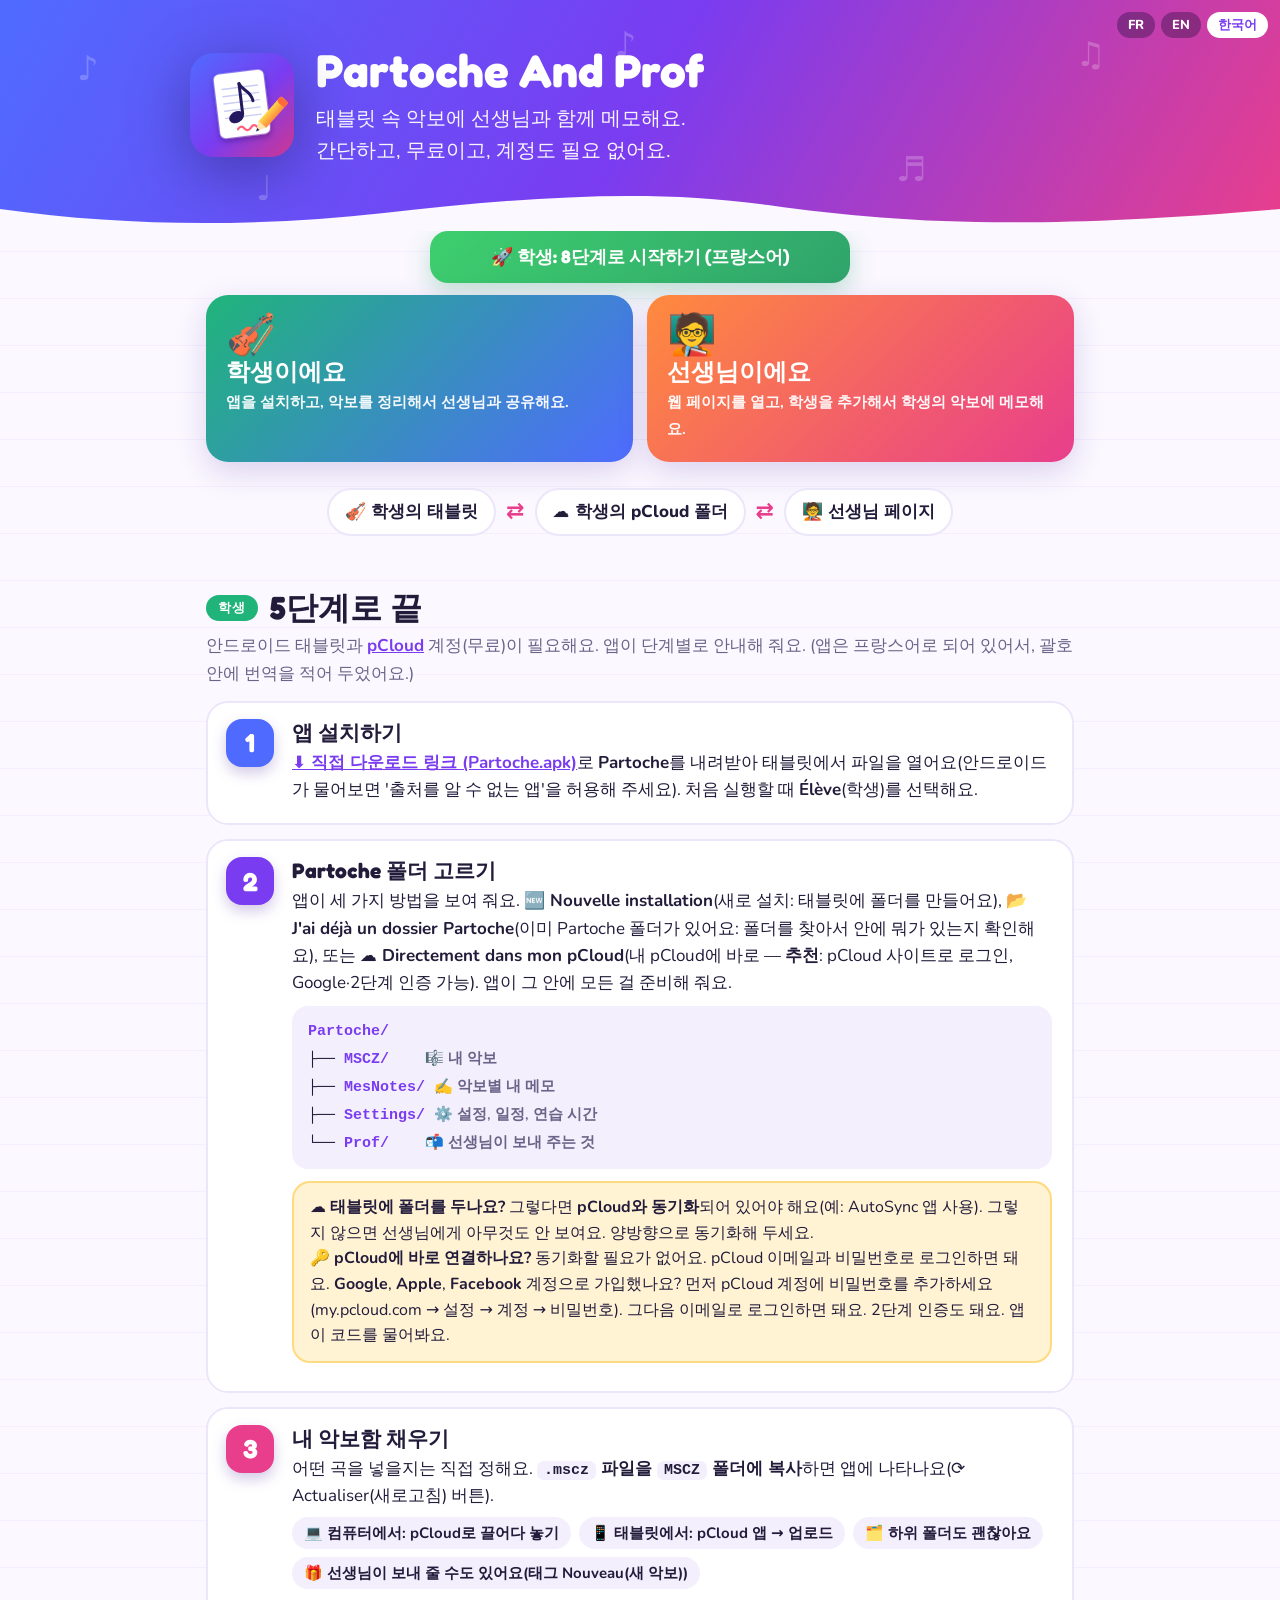
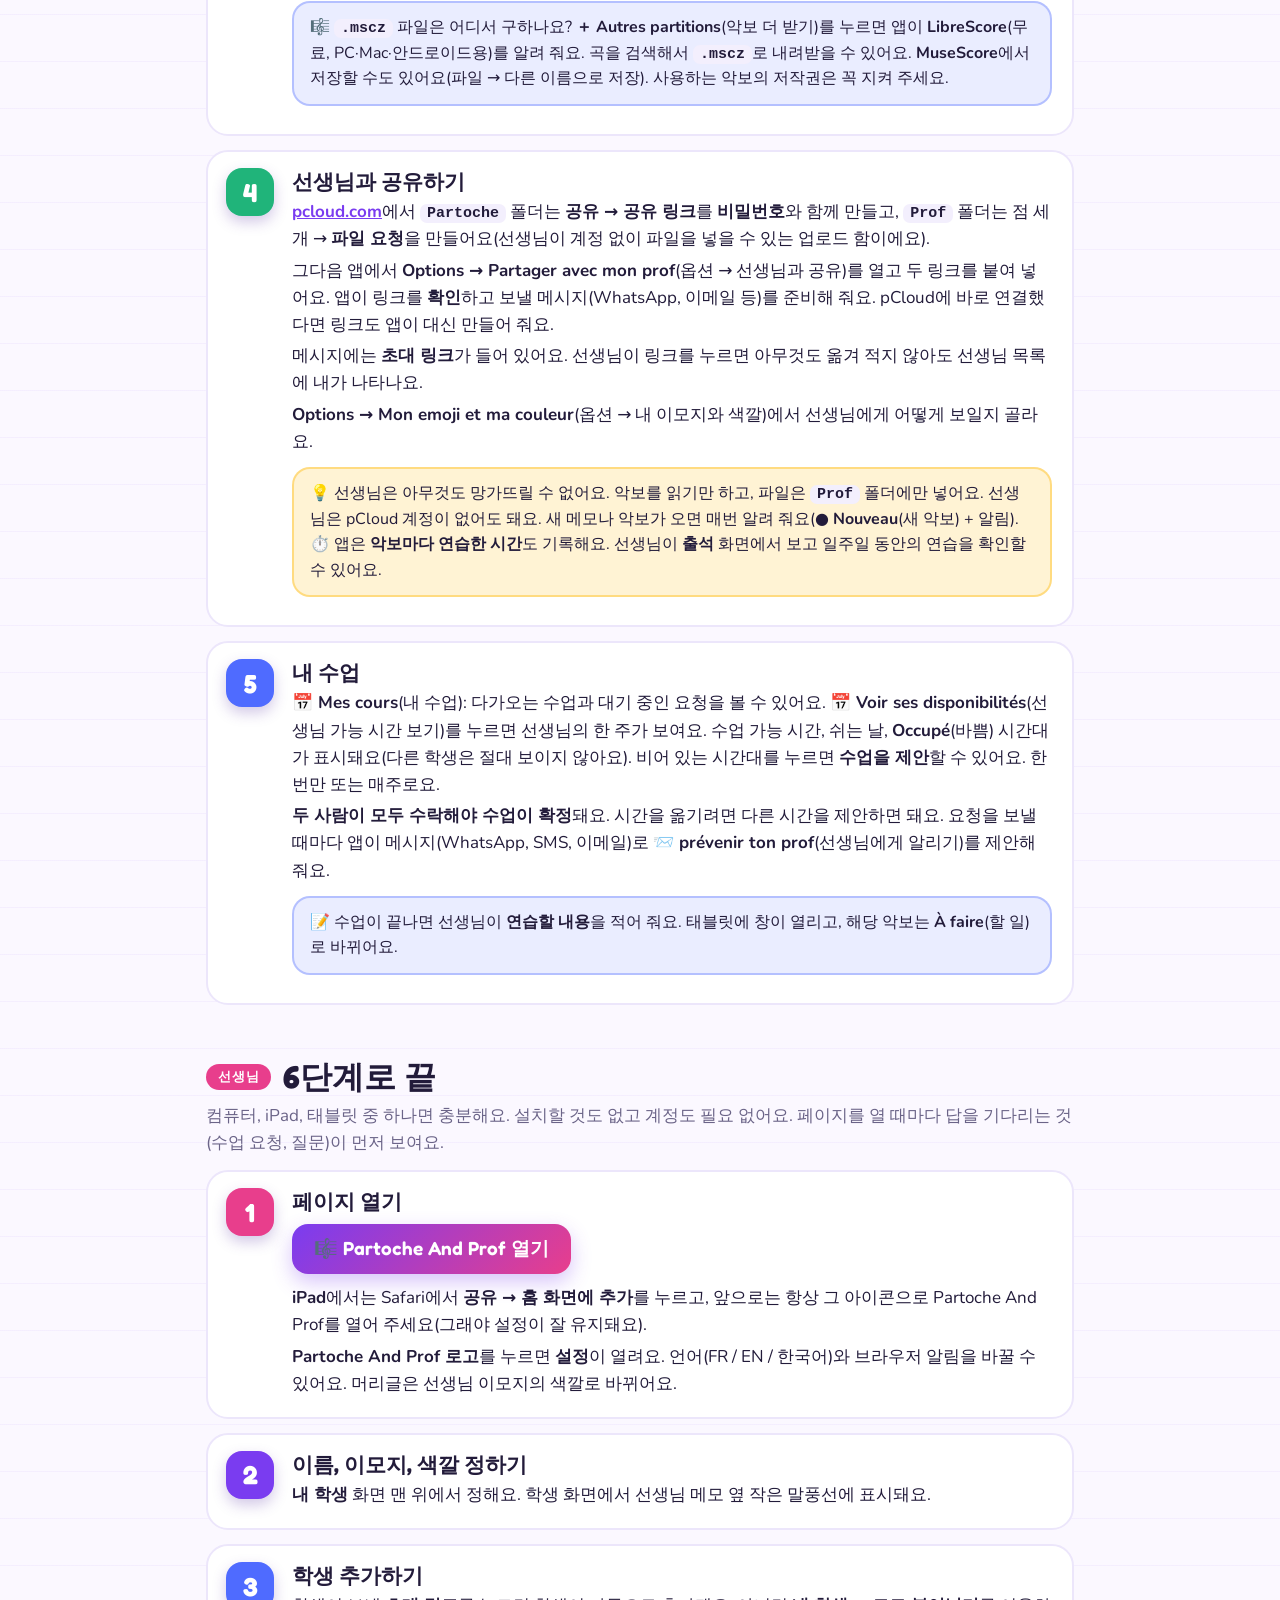
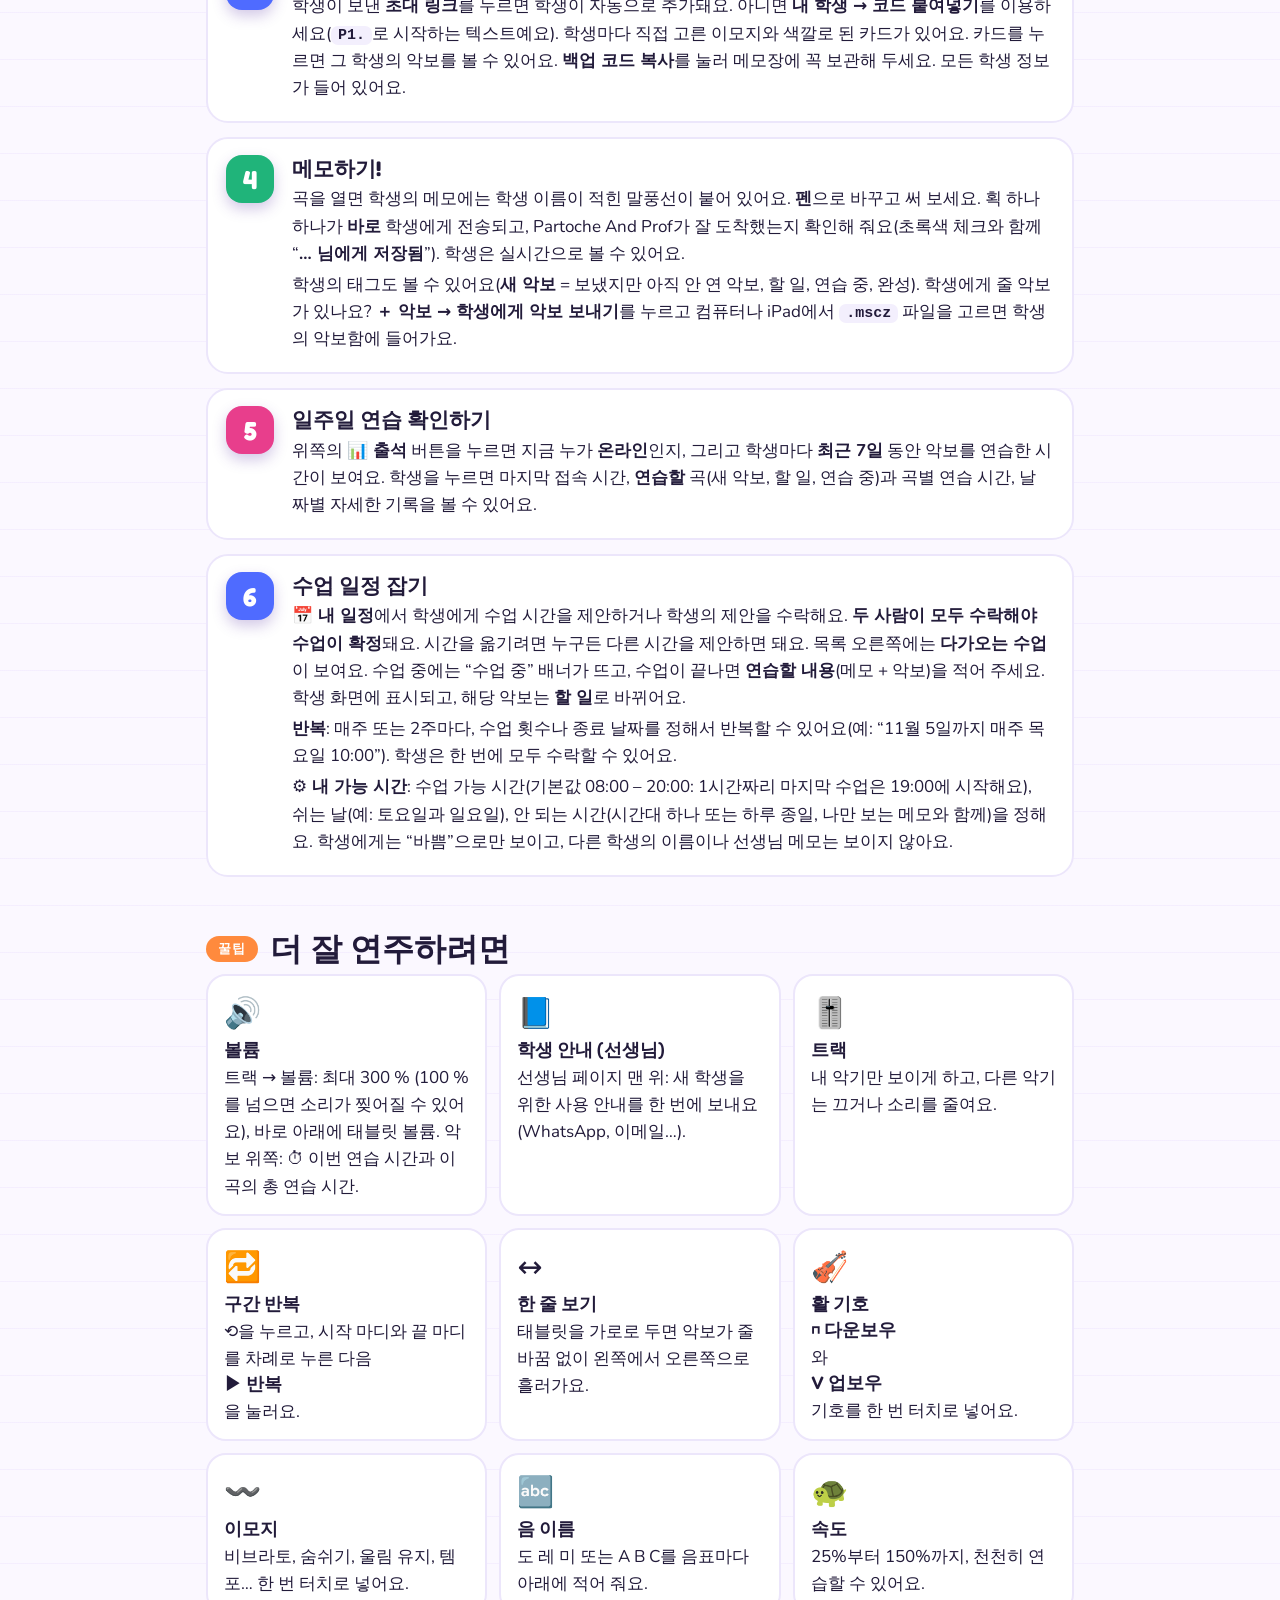
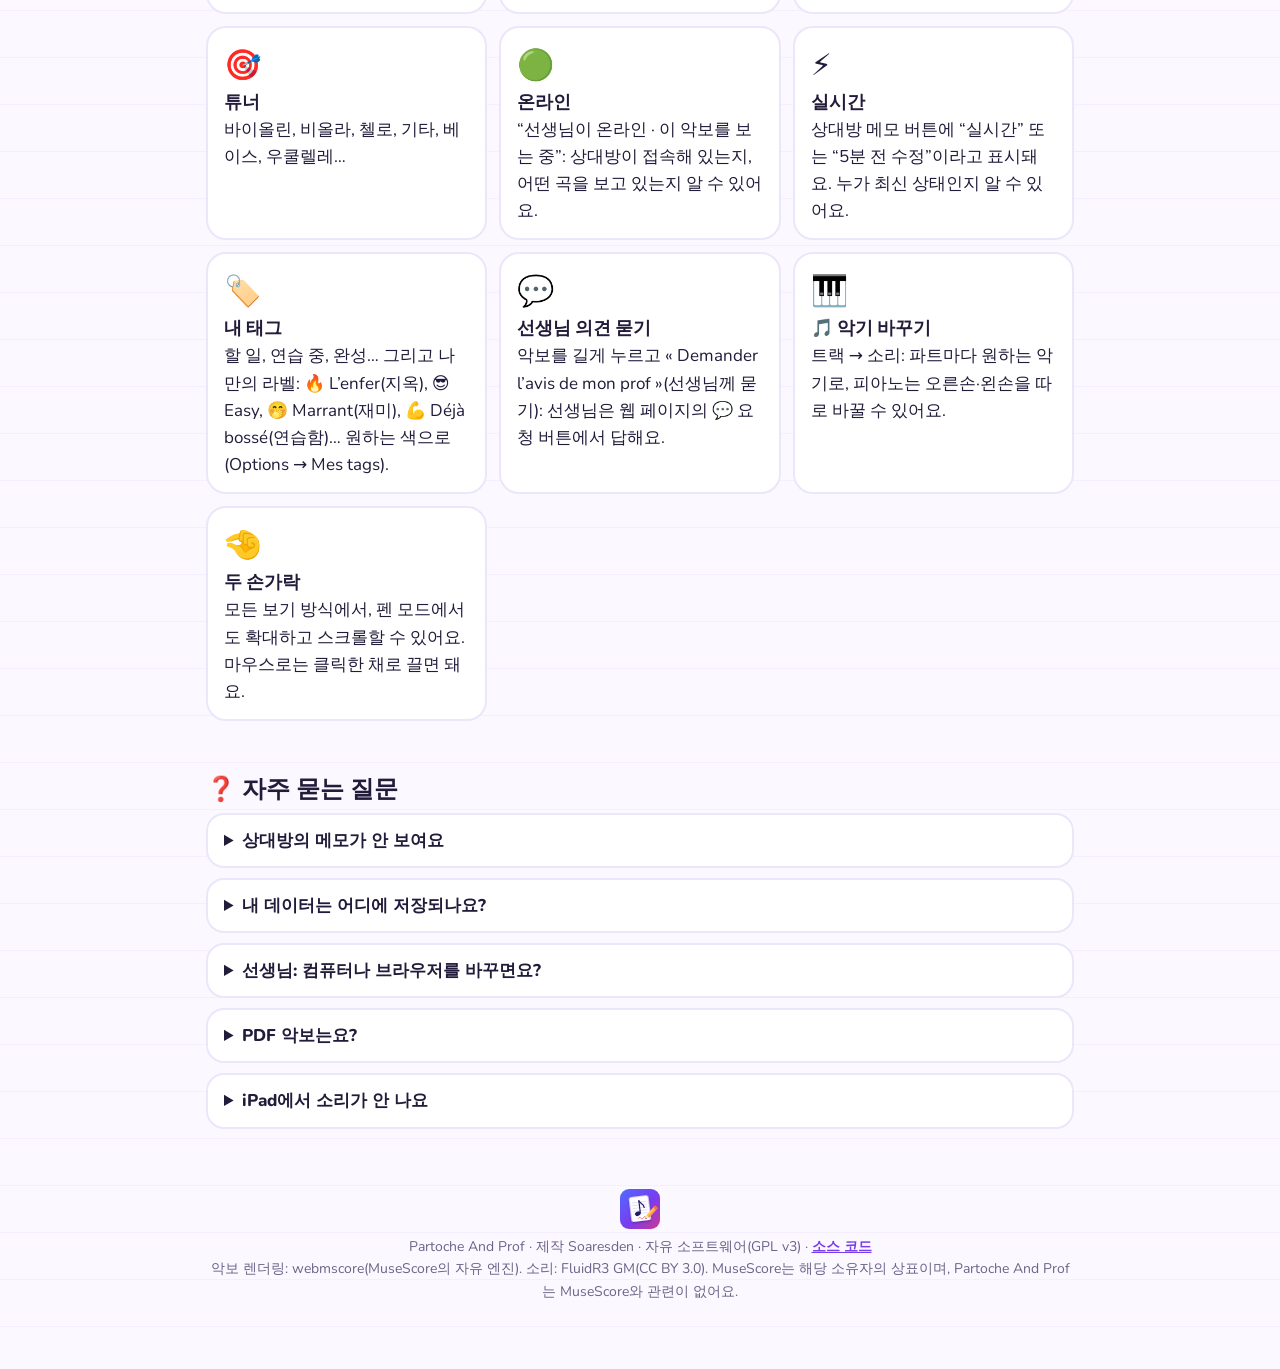
<file: docs/guide-ko.html>
<!doctype html>
<html lang="ko"><head><meta charset="utf-8"><meta name="viewport" content="width=device-width,initial-scale=1">
<title>Partoche And Prof — 사용 안내</title>
<link rel="icon" type="image/png" href="img/favicon.png">
<meta name="description" content="Partoche And Prof: 학생은 태블릿에서 MuseScore 악보를 보고 메모하고, 선생님은 컴퓨터나 iPad에서 메모해요.">
<link href="https://fonts.googleapis.com/css2?family=Fredoka:wght@500;600;700&family=Nunito:wght@400;600;800&display=swap" rel="stylesheet">
<style>
:root{
  --bg:#fbf8ff;--fg:#221b3a;--mut:#6b6488;--card:#ffffff;--line:#ece6fb;
  --violet:#7a3cf0;--bleu:#4f6bff;--rose:#e83e8c;--orange:#ff8a3d;--jaune:#ffc93d;--vert:#20b47a;--code:#f3effd;
}
@media (prefers-color-scheme:dark){:root{--bg:#151226;--fg:#f1edff;--mut:#a9a2c8;--card:#201b38;--line:#2f2850;--code:#2a2348}}
*{box-sizing:border-box}
html{scroll-behavior:smooth}
body{margin:0;background:var(--bg);color:var(--fg);font:17px/1.6 Nunito,system-ui,-apple-system,"Segoe UI",Roboto,sans-serif;
  background-image:repeating-linear-gradient(0deg,transparent 0 46px,rgba(122,60,240,.05) 46px 47px)}
h1,h2,h3{font-family:Fredoka,Nunito,system-ui,sans-serif;line-height:1.15}
a{color:var(--violet);font-weight:700}
code{background:var(--code);border-radius:7px;padding:1px 7px;font:600 15px ui-monospace,Menlo,Consolas,monospace}
.hero{background:linear-gradient(120deg,#4f6bff,#7a3cf0 50%,#e83e8c);color:#fff;padding:44px 18px 64px;position:relative;overflow:hidden}
.hero .in{max-width:900px;margin:0 auto;display:flex;gap:22px;align-items:center;position:relative}
.hero img{width:104px;height:104px;flex:none;filter:drop-shadow(0 14px 30px rgba(0,0,0,.3));animation:bob 3s ease-in-out infinite}
.hero h1{font-size:46px;margin:0} .hero p{margin:6px 0 0;font-size:20px;opacity:.95}
.notes{position:absolute;inset:0;pointer-events:none;font-size:34px;opacity:.22}
.notes span{position:absolute;animation:float 7s ease-in-out infinite}
@keyframes bob{50%{transform:translateY(-8px) rotate(-3deg)}}
@keyframes float{50%{transform:translateY(-14px) rotate(8deg)}}
@media (prefers-reduced-motion:reduce){.hero img,.notes span{animation:none}}
.wave{display:block;width:100%;height:40px;margin-top:-40px;position:relative}
main{max-width:900px;margin:0 auto;padding:0 16px 70px}
.who{display:grid;grid-template-columns:1fr 1fr;gap:14px;margin:-6px 0 10px}
.who a{display:block;text-decoration:none;color:#fff;border-radius:22px;padding:20px;box-shadow:0 10px 30px rgba(80,40,160,.18);transition:transform .15s}
.who a:hover{transform:translateY(-3px)}
.who .el{background:linear-gradient(135deg,#20b47a,#4f6bff)} .who .pr{background:linear-gradient(135deg,#ff8a3d,#e83e8c)}
.who b{font:600 24px Fredoka,sans-serif;display:block} .who small{opacity:.95;font-size:15px}
.who .ic{font-size:40px;line-height:1}
.flow{display:flex;flex-wrap:wrap;align-items:center;justify-content:center;gap:10px;margin:26px 0 8px;font-weight:800}
.flow span{background:var(--card);border:2px solid var(--line);border-radius:999px;padding:8px 16px}
.flow i{font-style:normal;color:var(--rose);font-size:22px}
h2{font-size:32px;margin:54px 0 6px;display:flex;align-items:center;gap:12px;flex-wrap:wrap}
h2 .tag{font:800 13px Nunito,sans-serif;letter-spacing:.06em;text-transform:uppercase;color:#fff;border-radius:999px;padding:4px 12px}
.t-el{background:var(--vert)} .t-pr{background:var(--rose)} .t-tip{background:var(--orange)}
.lead{color:var(--mut);margin:0 0 14px}
.steps{list-style:none;padding:0;margin:0;display:grid;gap:14px;grid-template-columns:minmax(0,1fr)}
.step{min-width:0}
.step{background:var(--card);border:2px solid var(--line);border-radius:22px;padding:18px 20px 16px 84px;position:relative}
.step:before{content:attr(data-n);position:absolute;left:18px;top:16px;width:48px;height:48px;border-radius:16px;display:grid;place-items:center;
  font:700 26px Fredoka,sans-serif;color:#fff;background:var(--c,var(--violet));box-shadow:0 6px 14px rgba(80,40,160,.25)}
.step h3{margin:0 0 4px;font-size:21px}
.step p{margin:4px 0}
.c1{--c:#4f6bff}.c2{--c:#7a3cf0}.c3{--c:#e83e8c}.c4{--c:#ff8a3d}.c5{--c:#20b47a}
.tree{background:var(--code);border-radius:16px;padding:12px 16px;margin:10px 0 2px;font:600 15px/1.8 ui-monospace,Menlo,Consolas,monospace;overflow-x:auto;white-space:pre}
.tree .f{color:var(--violet)} .tree .m{color:var(--mut);font-family:Nunito,sans-serif;font-weight:600}
.box{border-radius:18px;padding:12px 16px;margin:12px 0;font-size:16px}
.box.tip{background:color-mix(in srgb,var(--jaune) 22%,var(--card));border:2px solid color-mix(in srgb,var(--jaune) 55%,transparent)}
.box.info{background:color-mix(in srgb,var(--bleu) 12%,var(--card));border:2px solid color-mix(in srgb,var(--bleu) 35%,transparent)}
.chips{display:flex;flex-wrap:wrap;gap:8px;margin:8px 0}
.chips span{background:var(--code);border-radius:999px;padding:4px 12px;font-weight:700;font-size:15px}
.big{display:inline-block;background:linear-gradient(135deg,#7a3cf0,#e83e8c);color:#fff;text-decoration:none;border-radius:16px;padding:12px 22px;font:600 19px Fredoka,sans-serif;margin:6px 0;box-shadow:0 8px 20px rgba(122,60,240,.3)}
.tips{display:grid;grid-template-columns:repeat(auto-fit,minmax(240px,1fr));gap:12px}
.tips div{background:var(--card);border:2px solid var(--line);border-radius:20px;padding:14px 16px}
.tips b{font:600 18px Fredoka,sans-serif;display:block;margin-bottom:2px}
.tips .e{font-size:30px}
details{background:var(--card);border:2px solid var(--line);border-radius:18px;padding:12px 16px;margin:10px 0}
summary{cursor:pointer;font-weight:800}
pre{background:var(--code);border-radius:12px;padding:10px 12px;overflow-x:auto;font:14px/1.5 ui-monospace,Menlo,Consolas,monospace}
footer{margin-top:60px;text-align:center;color:var(--mut);font-size:14px}
.langs{position:absolute;top:12px;right:12px;z-index:2;display:flex;gap:6px;max-width:calc(100% - 24px)}
.langs a{color:#fff;text-decoration:none;font:800 13px/1.4 Nunito,system-ui,sans-serif;background:rgba(20,10,50,.35);border-radius:999px;padding:4px 11px;white-space:nowrap}
.langs a:hover{background:rgba(20,10,50,.55)}
.langs a.on{background:#fff;color:#7a3cf0}
@media (max-width:640px){.who{grid-template-columns:1fr}.hero h1{font-size:36px}.hero img{width:76px;height:76px}.step{padding-left:20px;padding-top:74px}.step:before{top:14px}}
.startbtn{display:block;margin:0 auto 18px;max-width:420px;text-align:center;padding:14px 18px;border-radius:18px;background:linear-gradient(135deg,#3ecf6e,#2fa36b);color:#fff;font:700 18px Fredoka,sans-serif;text-decoration:none;box-shadow:0 8px 24px rgba(47,163,107,.3)}
</style></head>
<body>

<header class="hero">
  <nav class="langs"><a href="guide.html">FR</a><a href="guide-en.html">EN</a><a href="guide-ko.html" class="on">한국어</a></nav>
  <div class="notes" aria-hidden="true"><span style="left:6%;top:18%">♪</span><span style="left:84%;top:12%;animation-delay:1s">♫</span><span style="left:70%;top:62%;animation-delay:2s">♬</span><span style="left:20%;top:70%;animation-delay:3s">♩</span><span style="left:48%;top:8%;animation-delay:1.5s">♪</span></div>
  <div class="in">
    <img src="img/logo.svg" alt="">
    <div><h1>Partoche And Prof</h1><p>태블릿 속 악보에 선생님과 함께 메모해요.<br>간단하고, 무료이고, 계정도 필요 없어요.</p></div>
  </div>
</header>
<svg class="wave" viewBox="0 0 1200 40" preserveAspectRatio="none" aria-hidden="true"><path d="M0 40V18c120 18 240 18 360 4s240-26 360-8 240 26 480 4v22z" fill="var(--bg)"/></svg>

<main>
  <a class="startbtn" href="demarrer.html">🚀 학생: 8단계로 시작하기 (프랑스어)</a>
  <div class="who">
    <a class="el" href="#eleve"><span class="ic">🎻</span><b>학생이에요</b><small>앱을 설치하고, 악보를 정리해서 선생님과 공유해요.</small></a>
    <a class="pr" href="#prof"><span class="ic">🧑‍🏫</span><b>선생님이에요</b><small>웹 페이지를 열고, 학생을 추가해서 학생의 악보에 메모해요.</small></a>
  </div>

  <div class="flow"><span>🎻 학생의 태블릿</span><i>⇄</i><span>☁️ 학생의 pCloud 폴더</span><i>⇄</i><span>🧑‍🏫 선생님 페이지</span></div>

  <h2 id="eleve"><span class="tag t-el">학생</span> 5단계로 끝</h2>
  <p class="lead">안드로이드 태블릿과 <a href="https://www.pcloud.com">pCloud</a> 계정(무료)이 필요해요. 앱이 단계별로 안내해 줘요. (앱은 프랑스어로 되어 있어서, 괄호 안에 번역을 적어 두었어요.)</p>
  <ol class="steps">
    <li class="step c1" data-n="1"><h3>앱 설치하기</h3>
      <p><a href="https://github.com/soaresden/Partoche/releases/latest/download/Partoche.apk">⬇️ 직접 다운로드 링크 (Partoche.apk)</a>로 <b>Partoche</b>를 내려받아 태블릿에서 파일을 열어요(안드로이드가 물어보면 '출처를 알 수 없는 앱'을 허용해 주세요). 처음 실행할 때 <b>Élève</b>(학생)를 선택해요.</p></li>

    <li class="step c2" data-n="2"><h3>Partoche 폴더 고르기</h3>
      <p>앱이 세 가지 방법을 보여 줘요. <b>🆕 Nouvelle installation</b>(새로 설치: 태블릿에 폴더를 만들어요), <b>📂 J'ai déjà un dossier Partoche</b>(이미 Partoche 폴더가 있어요: 폴더를 찾아서 안에 뭐가 있는지 확인해요), 또는 <b>☁️ Directement dans mon pCloud</b>(내 pCloud에 바로 — <b>추천</b>: pCloud 사이트로 로그인, Google·2단계 인증 가능). 앱이 그 안에 모든 걸 준비해 줘요.</p>
      <div class="tree"><span class="f">Partoche/</span>
├── <span class="f">MSCZ/</span>    <span class="m">🎼 내 악보</span>
├── <span class="f">MesNotes/</span> <span class="m">✍️ 악보별 내 메모</span>
├── <span class="f">Settings/</span> <span class="m">⚙️ 설정, 일정, 연습 시간</span>
└── <span class="f">Prof/</span>    <span class="m">📬 선생님이 보내 주는 것</span></div>
      <div class="box tip">☁️ <b>태블릿에 폴더를 두나요?</b> 그렇다면 <b>pCloud와 동기화</b>되어 있어야 해요(예: AutoSync 앱 사용). 그렇지 않으면 선생님에게 아무것도 안 보여요. 양방향으로 동기화해 두세요.<br>
      🔑 <b>pCloud에 바로 연결하나요?</b> 동기화할 필요가 없어요. pCloud 이메일과 비밀번호로 로그인하면 돼요. <b>Google</b>, <b>Apple</b>, <b>Facebook</b> 계정으로 가입했나요? 먼저 pCloud 계정에 비밀번호를 추가하세요(my.pcloud.com → 설정 → 계정 → 비밀번호). 그다음 이메일로 로그인하면 돼요. 2단계 인증도 돼요. 앱이 코드를 물어봐요.</div></li>

    <li class="step c3" data-n="3"><h3>내 악보함 채우기</h3>
      <p>어떤 곡을 넣을지는 직접 정해요. <b><code>.mscz</code> 파일을 <code>MSCZ</code> 폴더에 복사</b>하면 앱에 나타나요(⟳ Actualiser(새로고침) 버튼).</p>
      <div class="chips"><span>💻 컴퓨터에서: pCloud로 끌어다 놓기</span><span>📱 태블릿에서: pCloud 앱 → 업로드</span><span>🗂️ 하위 폴더도 괜찮아요</span><span>🎁 선생님이 보내 줄 수도 있어요(태그 <b>Nouveau</b>(새 악보))</span></div>
      <div class="box info">🎼 <code>.mscz</code> 파일은 어디서 구하나요? <b>＋ Autres partitions</b>(악보 더 받기)를 누르면 앱이 <b>LibreScore</b>(무료, PC·Mac·안드로이드용)를 알려 줘요. 곡을 검색해서 <code>.mscz</code>로 내려받을 수 있어요. <b>MuseScore</b>에서 저장할 수도 있어요(파일 → 다른 이름으로 저장). 사용하는 악보의 저작권은 꼭 지켜 주세요.</div></li>

    <li class="step c5" data-n="4"><h3>선생님과 공유하기</h3>
      <p><a href="https://my.pcloud.com">pcloud.com</a>에서 <code>Partoche</code> 폴더는 <b>공유 → 공유 링크</b>를 <b>비밀번호</b>와 함께 만들고, <code>Prof</code> 폴더는 점 세 개 → <b>파일 요청</b>을 만들어요(선생님이 계정 없이 파일을 넣을 수 있는 업로드 함이에요).</p>
      <p>그다음 앱에서 <b>Options → Partager avec mon prof</b>(옵션 → 선생님과 공유)를 열고 두 링크를 붙여 넣어요. 앱이 링크를 <b>확인</b>하고 보낼 메시지(WhatsApp, 이메일 등)를 준비해 줘요. pCloud에 바로 연결했다면 링크도 앱이 대신 만들어 줘요.</p>
      <p>메시지에는 <b>초대 링크</b>가 들어 있어요. 선생님이 링크를 누르면 아무것도 옮겨 적지 않아도 선생님 목록에 내가 나타나요.</p>
      <p><b>Options → Mon emoji et ma couleur</b>(옵션 → 내 이모지와 색깔)에서 선생님에게 어떻게 보일지 골라요.</p>
      <div class="box tip">💡 선생님은 아무것도 망가뜨릴 수 없어요. 악보를 읽기만 하고, 파일은 <code>Prof</code> 폴더에만 넣어요. 선생님은 pCloud 계정이 없어도 돼요. 새 메모나 악보가 오면 매번 알려 줘요(<b>● Nouveau</b>(새 악보) + 알림).<br>⏱️ 앱은 <b>악보마다 연습한 시간</b>도 기록해요. 선생님이 <b>출석</b> 화면에서 보고 일주일 동안의 연습을 확인할 수 있어요.</div></li>

    <li class="step c1" data-n="5"><h3>내 수업</h3>
      <p><b>📅 Mes cours</b>(내 수업): 다가오는 수업과 대기 중인 요청을 볼 수 있어요. <b>📅 Voir ses disponibilités</b>(선생님 가능 시간 보기)를 누르면 선생님의 한 주가 보여요. 수업 가능 시간, 쉬는 날, <b>Occupé</b>(바쁨) 시간대가 표시돼요(다른 학생은 절대 보이지 않아요). 비어 있는 시간대를 누르면 <b>수업을 제안</b>할 수 있어요. 한 번만 또는 매주로요.</p>
      <p><b>두 사람이 모두 수락해야 수업이 확정</b>돼요. 시간을 옮기려면 다른 시간을 제안하면 돼요. 요청을 보낼 때마다 앱이 메시지(WhatsApp, SMS, 이메일)로 <b>📨 prévenir ton prof</b>(선생님에게 알리기)를 제안해 줘요.</p>
      <div class="box info">📝 수업이 끝나면 선생님이 <b>연습할 내용</b>을 적어 줘요. 태블릿에 창이 열리고, 해당 악보는 <b>À faire</b>(할 일)로 바뀌어요.</div></li>
  </ol>

  <h2 id="prof"><span class="tag t-pr">선생님</span> 6단계로 끝</h2>
  <p class="lead">컴퓨터, iPad, 태블릿 중 하나면 충분해요. 설치할 것도 없고 계정도 필요 없어요. 페이지를 열 때마다 답을 기다리는 것(수업 요청, 질문)이 먼저 보여요.</p>
  <ol class="steps">
    <li class="step c3" data-n="1"><h3>페이지 열기</h3>
      <a class="big" href="./">🎼 Partoche And Prof 열기</a>
      <p><b>iPad</b>에서는 Safari에서 <b>공유 → 홈 화면에 추가</b>를 누르고, 앞으로는 항상 그 아이콘으로 Partoche And Prof를 열어 주세요(그래야 설정이 잘 유지돼요).</p>
      <p><b>Partoche And Prof 로고</b>를 누르면 <b>설정</b>이 열려요. 언어(FR / EN / 한국어)와 브라우저 알림을 바꿀 수 있어요. 머리글은 선생님 이모지의 색깔로 바뀌어요.</p></li>
    <li class="step c2" data-n="2"><h3>이름, 이모지, 색깔 정하기</h3>
      <p><b>내 학생</b> 화면 맨 위에서 정해요. 학생 화면에서 선생님 메모 옆 작은 말풍선에 표시돼요.</p></li>
    <li class="step c1" data-n="3"><h3>학생 추가하기</h3>
      <p>학생이 보낸 <b>초대 링크</b>를 누르면 학생이 자동으로 추가돼요. 아니면 <b>내 학생 → 코드 붙여넣기</b>를 이용하세요(<code>P1.</code>로 시작하는 텍스트예요). 학생마다 직접 고른 이모지와 색깔로 된 카드가 있어요. 카드를 누르면 그 학생의 악보를 볼 수 있어요. <b>백업 코드 복사</b>를 눌러 메모장에 꼭 보관해 두세요. 모든 학생 정보가 들어 있어요.</p></li>
    <li class="step c5" data-n="4"><h3>메모하기!</h3>
      <p>곡을 열면 학생의 메모에는 학생 이름이 적힌 말풍선이 붙어 있어요. <b>펜</b>으로 바꾸고 써 보세요. 획 하나하나가 <b>바로</b> 학생에게 전송되고, Partoche And Prof가 잘 도착했는지 확인해 줘요(초록색 체크와 함께 “<b>… 님에게 저장됨</b>”). 학생은 실시간으로 볼 수 있어요.</p>
      <p>학생의 태그도 볼 수 있어요(<b>새 악보</b> = 보냈지만 아직 안 연 악보, 할 일, 연습 중, 완성). 학생에게 줄 악보가 있나요? <b>＋ 악보 → 학생에게 악보 보내기</b>를 누르고 컴퓨터나 iPad에서 <code>.mscz</code> 파일을 고르면 학생의 악보함에 들어가요.</p></li>
    <li class="step c3" data-n="5"><h3>일주일 연습 확인하기</h3>
      <p>위쪽의 <b>📊 출석</b> 버튼을 누르면 지금 누가 <b>온라인</b>인지, 그리고 학생마다 <b>최근 7일</b> 동안 악보를 연습한 시간이 보여요. 학생을 누르면 마지막 접속 시간, <b>연습할</b> 곡(새 악보, 할 일, 연습 중)과 곡별 연습 시간, 날짜별 자세한 기록을 볼 수 있어요.</p></li>
    <li class="step c1" data-n="6"><h3>수업 일정 잡기</h3>
      <p><b>📅 내 일정</b>에서 학생에게 수업 시간을 제안하거나 학생의 제안을 수락해요. <b>두 사람이 모두 수락해야 수업이 확정</b>돼요. 시간을 옮기려면 누구든 다른 시간을 제안하면 돼요. 목록 오른쪽에는 <b>다가오는 수업</b>이 보여요. 수업 중에는 “수업 중” 배너가 뜨고, 수업이 끝나면 <b>연습할 내용</b>(메모 + 악보)을 적어 주세요. 학생 화면에 표시되고, 해당 악보는 <b>할 일</b>로 바뀌어요.</p>
      <p><b>반복</b>: 매주 또는 2주마다, 수업 횟수나 종료 날짜를 정해서 반복할 수 있어요(예: “11월 5일까지 매주 목요일 10:00”). 학생은 한 번에 모두 수락할 수 있어요.</p>
      <p><b>⚙️ 내 가능 시간</b>: 수업 가능 시간(기본값 08:00 – 20:00: 1시간짜리 마지막 수업은 19:00에 시작해요), 쉬는 날(예: 토요일과 일요일), 안 되는 시간(시간대 하나 또는 하루 종일, 나만 보는 메모와 함께)을 정해요. 학생에게는 “바쁨”으로만 보이고, 다른 학생의 이름이나 선생님 메모는 보이지 않아요.</p></li>
  </ol>

  <h2><span class="tag t-tip">꿀팁</span> 더 잘 연주하려면</h2>
  <div class="tips">
    <div><span class="e">🔊</span><b>볼륨</b>트랙 → 볼륨: 최대 300 % (100 %를 넘으면 소리가 찢어질 수 있어요), 바로 아래에 태블릿 볼륨. 악보 위쪽: ⏱ 이번 연습 시간과 이 곡의 총 연습 시간.</div>
    <div><span class="e">📘</span><b>학생 안내 (선생님)</b>선생님 페이지 맨 위: 새 학생을 위한 사용 안내를 한 번에 보내요 (WhatsApp, 이메일…).</div>
    <div><span class="e">🎚️</span><b>트랙</b>내 악기만 보이게 하고, 다른 악기는 끄거나 소리를 줄여요.</div>
    <div><span class="e">🔁</span><b>구간 반복</b>⟲을 누르고, 시작 마디와 끝 마디를 차례로 누른 다음 <b>▶ 반복</b>을 눌러요.</div>
    <div><span class="e">↔️</span><b>한 줄 보기</b>태블릿을 가로로 두면 악보가 줄바꿈 없이 왼쪽에서 오른쪽으로 흘러가요.</div>
    <div><span class="e">🎻</span><b>활 기호</b><b>⊓ 다운보우</b>와 <b>V 업보우</b> 기호를 한 번 터치로 넣어요.</div>
    <div><span class="e">〰️</span><b>이모지</b>비브라토, 숨쉬기, 울림 유지, 템포… 한 번 터치로 넣어요.</div>
    <div><span class="e">🔤</span><b>음 이름</b>도 레 미 또는 A B C를 음표마다 아래에 적어 줘요.</div>
    <div><span class="e">🐢</span><b>속도</b>25%부터 150%까지, 천천히 연습할 수 있어요.</div>
    <div><span class="e">🎯</span><b>튜너</b>바이올린, 비올라, 첼로, 기타, 베이스, 우쿨렐레…</div>
    <div><span class="e">🟢</span><b>온라인</b>“선생님이 온라인 · 이 악보를 보는 중”: 상대방이 접속해 있는지, 어떤 곡을 보고 있는지 알 수 있어요.</div>
    <div><span class="e">⚡</span><b>실시간</b>상대방 메모 버튼에 “실시간” 또는 “5분 전 수정”이라고 표시돼요. 누가 최신 상태인지 알 수 있어요.</div>
    <div><span class="e">🏷️</span><b>내 태그</b>할 일, 연습 중, 완성… 그리고 나만의 라벨: 🔥 L’enfer(지옥), 😎 Easy, 🤭 Marrant(재미), 💪 Déjà bossé(연습함)… 원하는 색으로(Options → Mes tags).</div>
    <div><span class="e">💬</span><b>선생님 의견 묻기</b>악보를 길게 누르고 « Demander l’avis de mon prof »(선생님께 묻기): 선생님은 웹 페이지의 💬 요청 버튼에서 답해요.</div>
    <div><span class="e">🎹</span><b>🎵 악기 바꾸기</b>트랙 → 소리: 파트마다 원하는 악기로, 피아노는 오른손·왼손을 따로 바꿀 수 있어요.</div>
    <div><span class="e">🤏</span><b>두 손가락</b>모든 보기 방식에서, 펜 모드에서도 확대하고 스크롤할 수 있어요. 마우스로는 클릭한 채로 끌면 돼요.</div>
  </div>

  <h2 style="font-size:24px">❓ 자주 묻는 질문</h2>
  <details><summary>상대방의 메모가 안 보여요</summary><p>메모는 화면에 보이는 트랙과 음 이름 설정에 연결되어 있어요. 상대방 이름이 적힌 버튼을 누르면 Partoche And Prof가 그 사람의 보기 설정으로 바꿀지 물어봐요.</p></details>
  <details><summary>내 데이터는 어디에 저장되나요?</summary><p>태블릿과 pCloud에만 있어요. Partoche And Prof 서버도, 계정도, 광고도 없어요. 작은 “온라인” 신호만 공개 중계 서버(ntfy.sh)를 거쳐요. <a href="privacy.html">개인정보 보호</a>(프랑스어).</p></details>
  <details><summary>선생님: 컴퓨터나 브라우저를 바꾸면요?</summary><p>학생 목록은 지금 쓰는 브라우저에 저장돼요. 새 브라우저에서 <b>내 학생 → 코드 붙여넣기</b>를 열고 <b>백업 코드</b>를 붙여 넣으세요(또는 <b>파일 복원</b>).</p></details>
  <details><summary>PDF 악보는요?</summary><p>Partoche And Prof는 MuseScore 파일(<code>.mscz</code>)을 읽어요. PDF는 악보 인식 프로그램(무료인 Audiveris나 MuseScore의 PDF 가져오기)으로 변환할 수 있지만, 결과를 손봐야 하는 경우가 많아요. 가장 쉬운 방법은 LibreScore에서 곡을 찾는 거예요.</p></details>
  <details><summary>iPad에서 소리가 안 나요</summary><p>iPad가 무음 모드인지 확인한 다음 ▶를 눌러 보세요.</p></details>


  <footer>
    <img src="img/logo.svg" alt="" width="40" height="40"><br>
    Partoche And Prof · 제작 Soaresden · 자유 소프트웨어(GPL v3) · <a href="https://github.com/soaresden/Partoche">소스 코드</a><br>
    악보 렌더링: webmscore(MuseScore의 자유 엔진). 소리: FluidR3 GM(CC BY 3.0). MuseScore는 해당 소유자의 상표이며, Partoche And Prof는 MuseScore와 관련이 없어요.
  </footer>
</main>
</body></html>
</file>
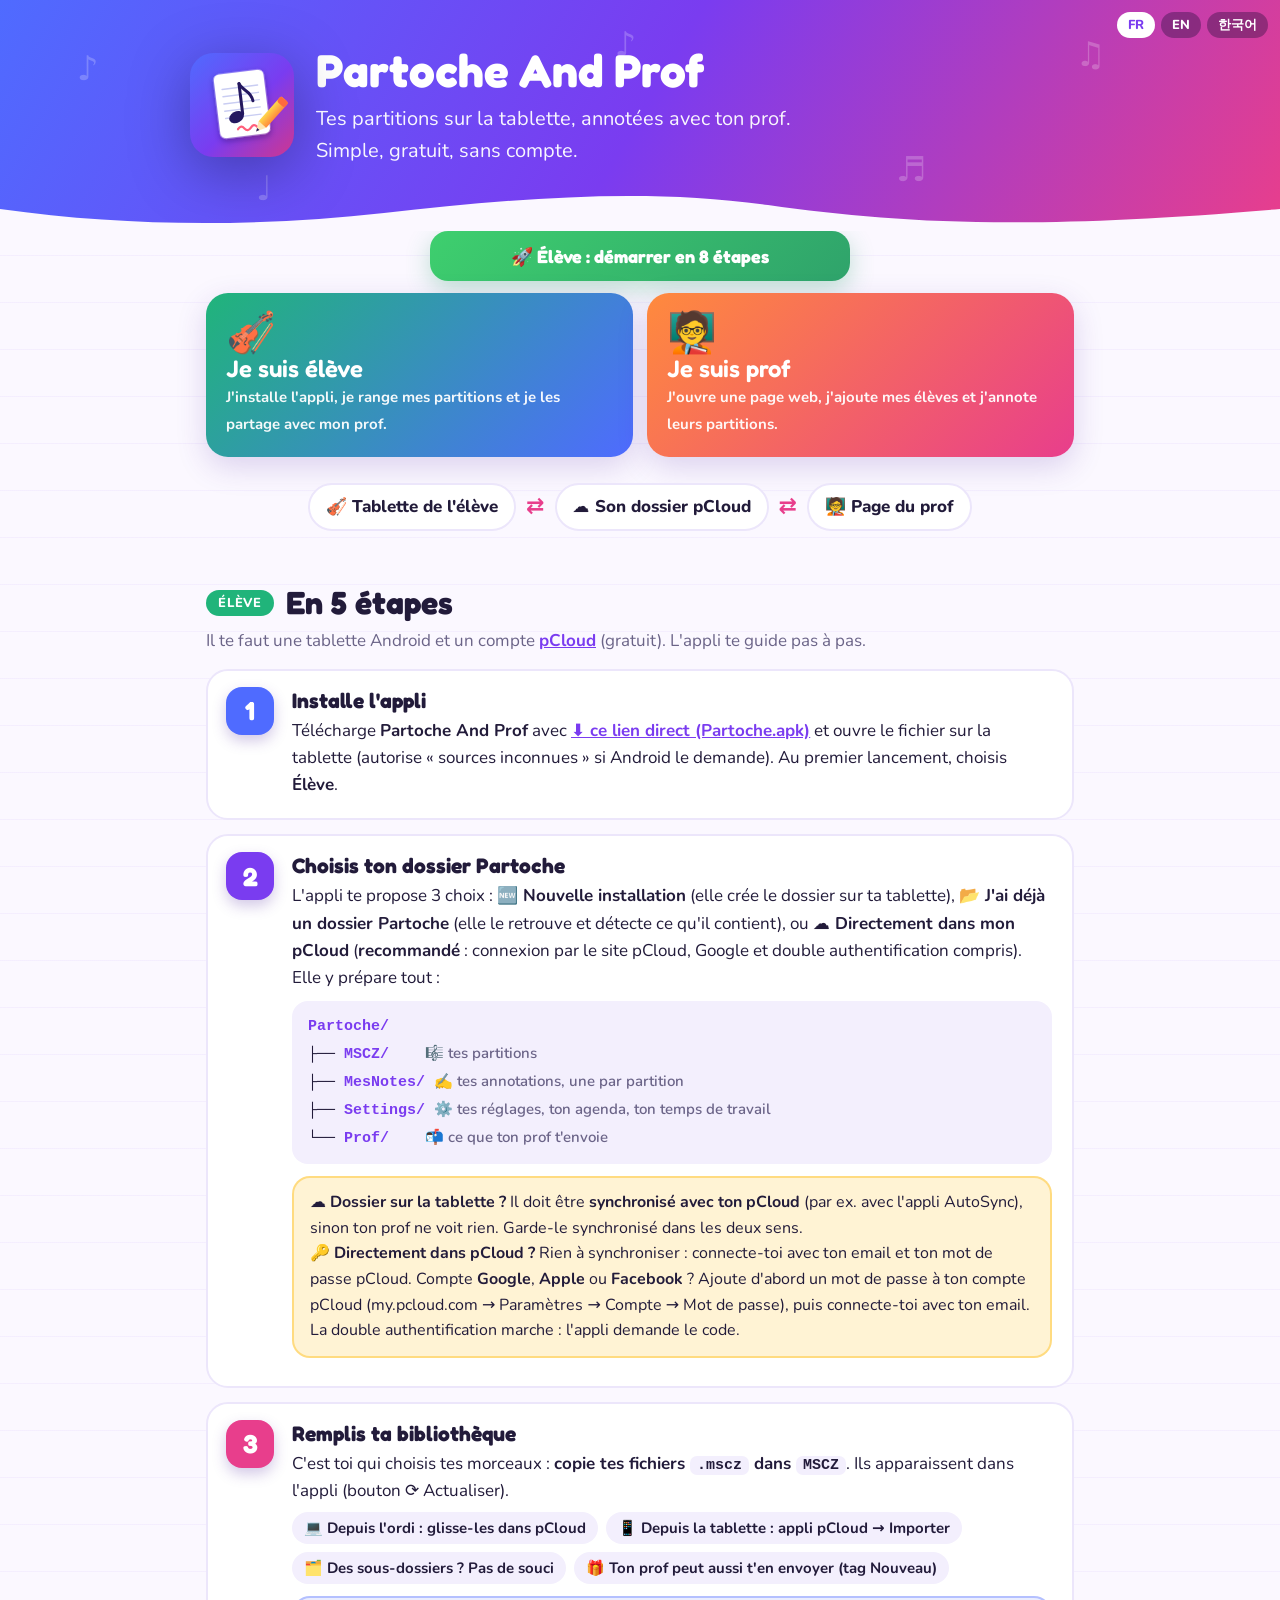
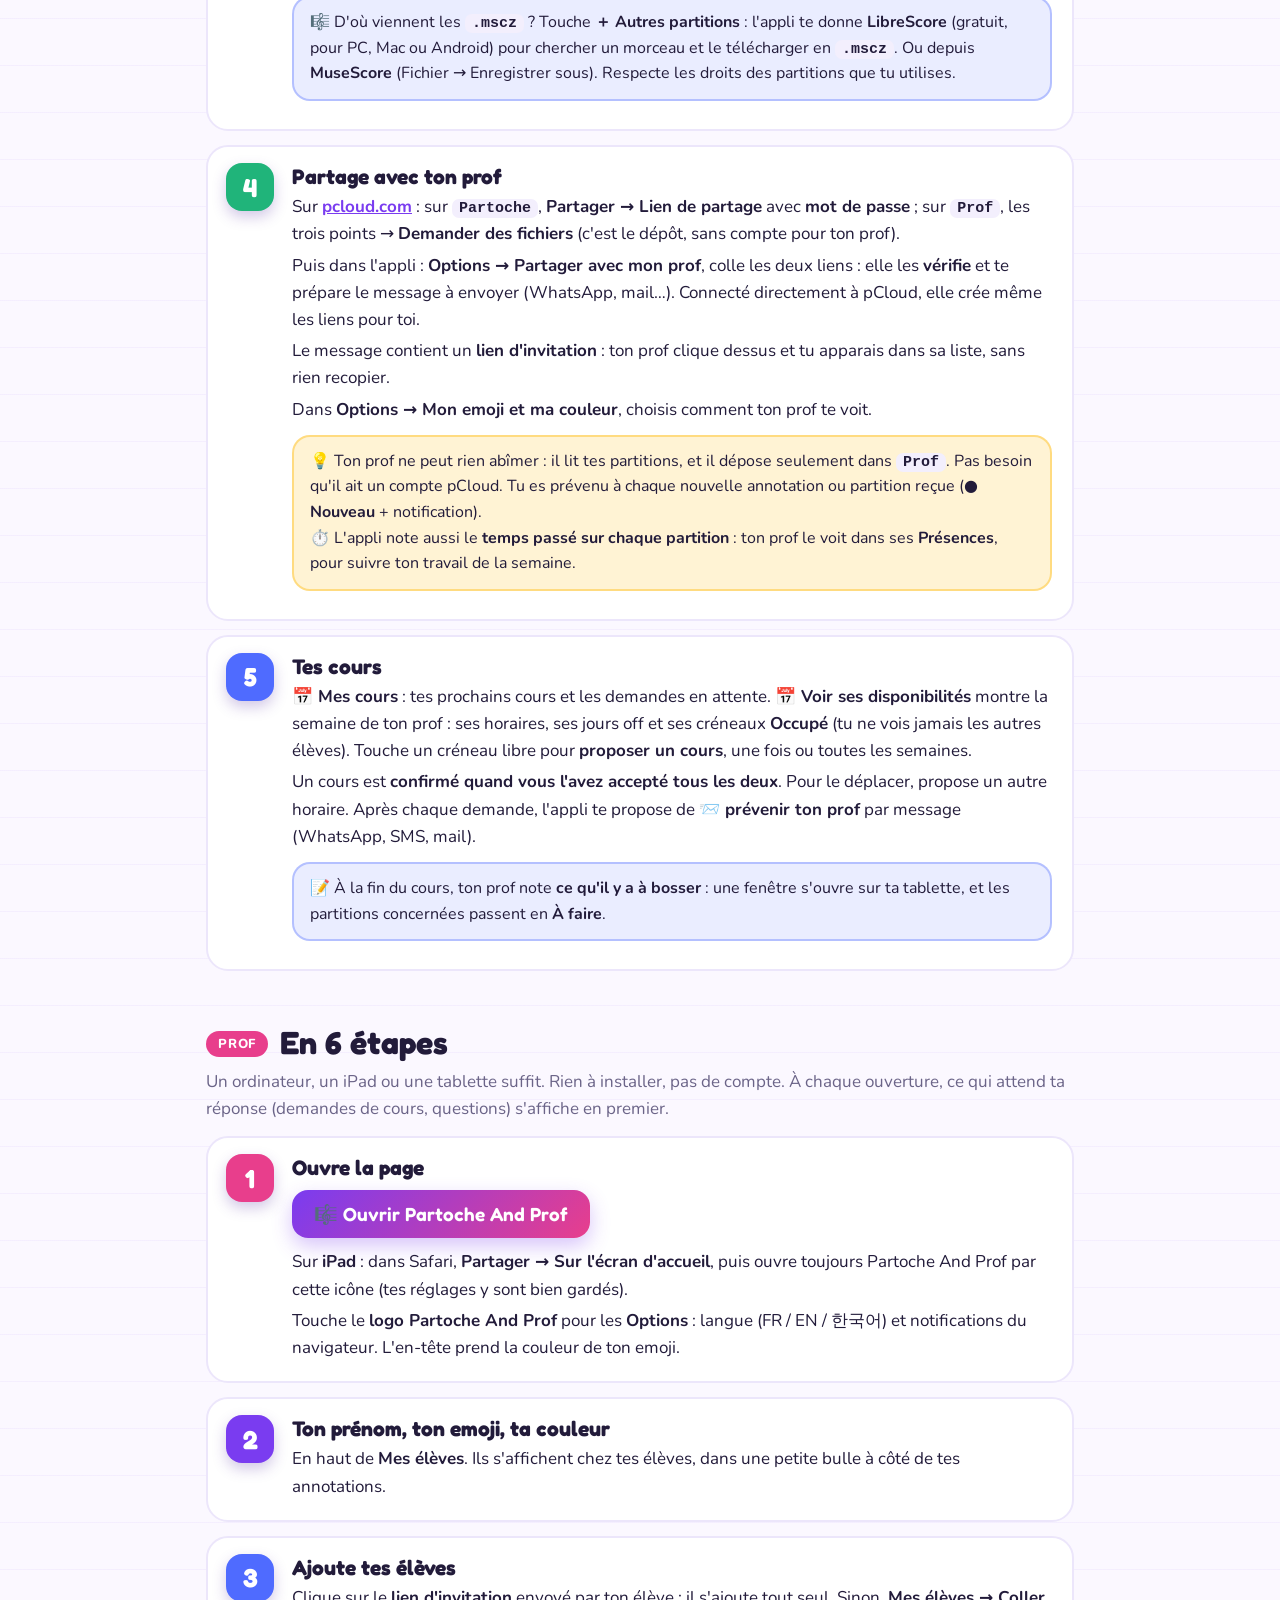
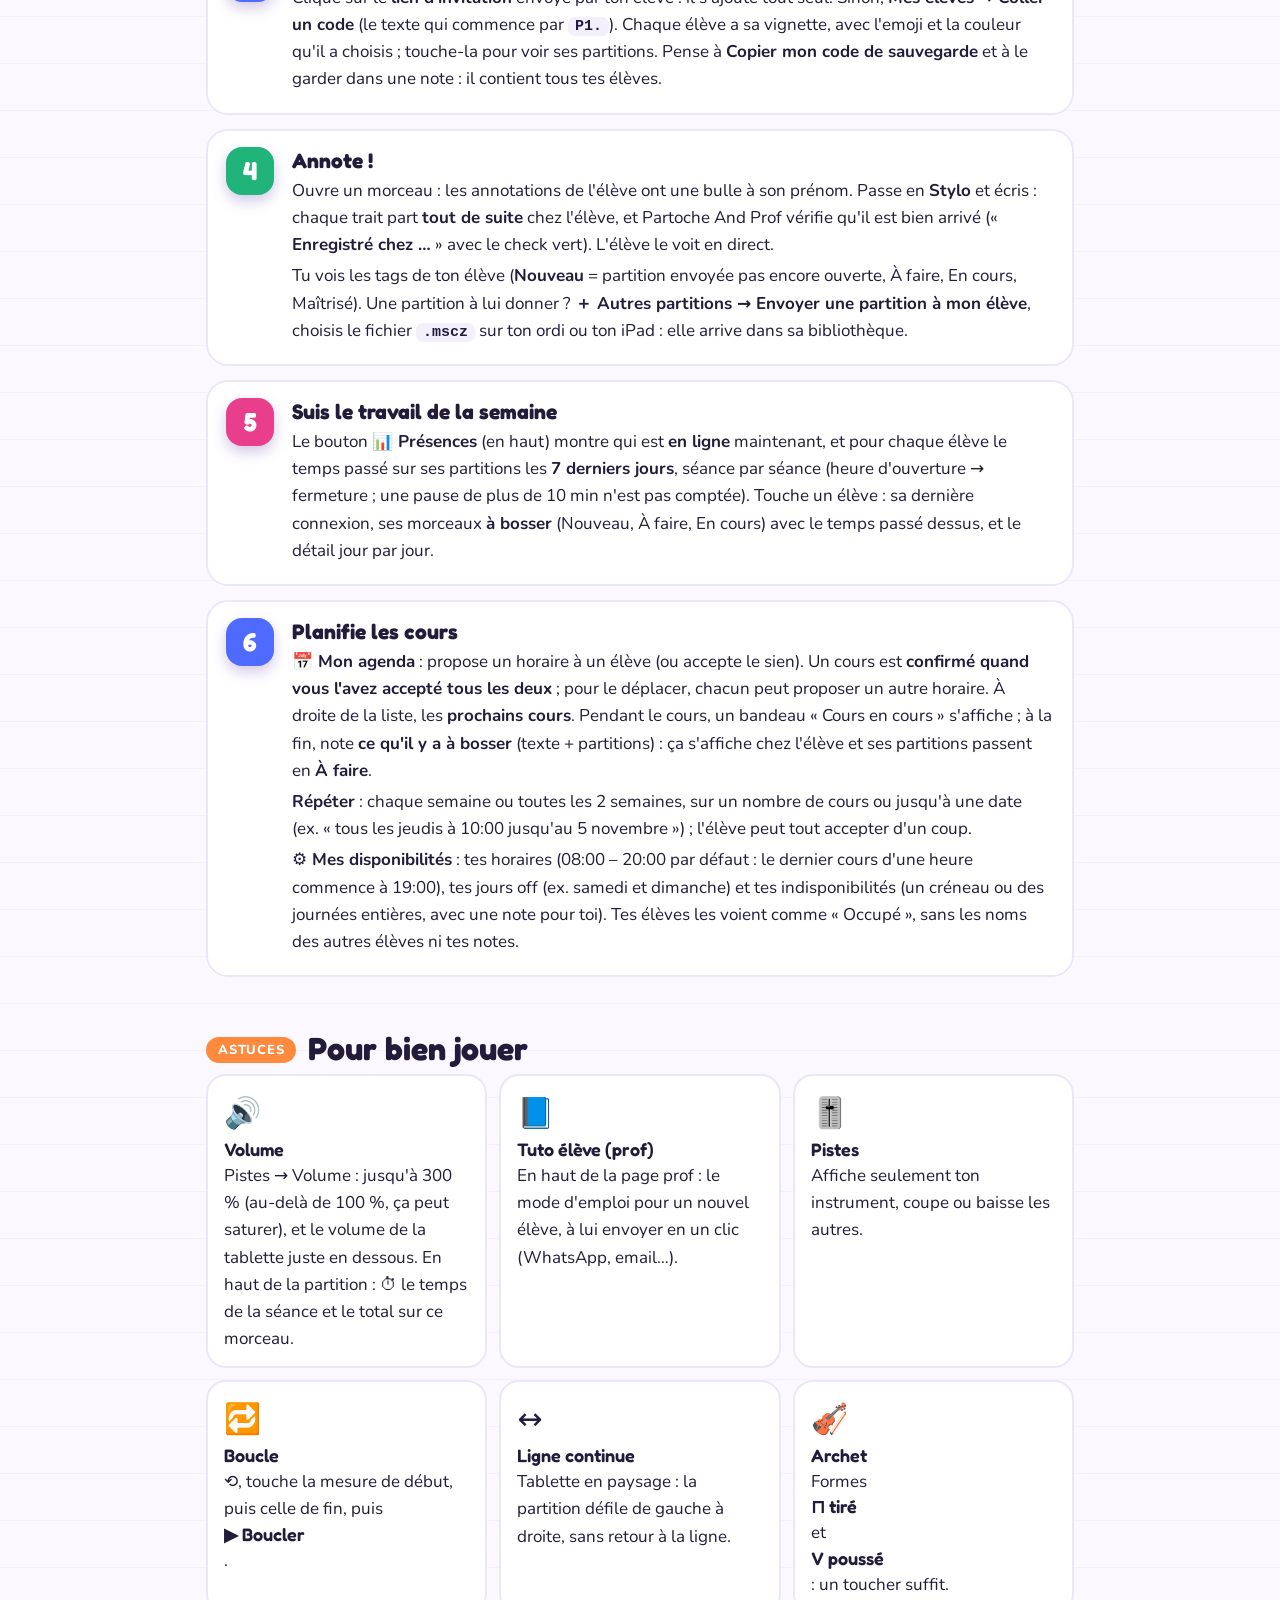
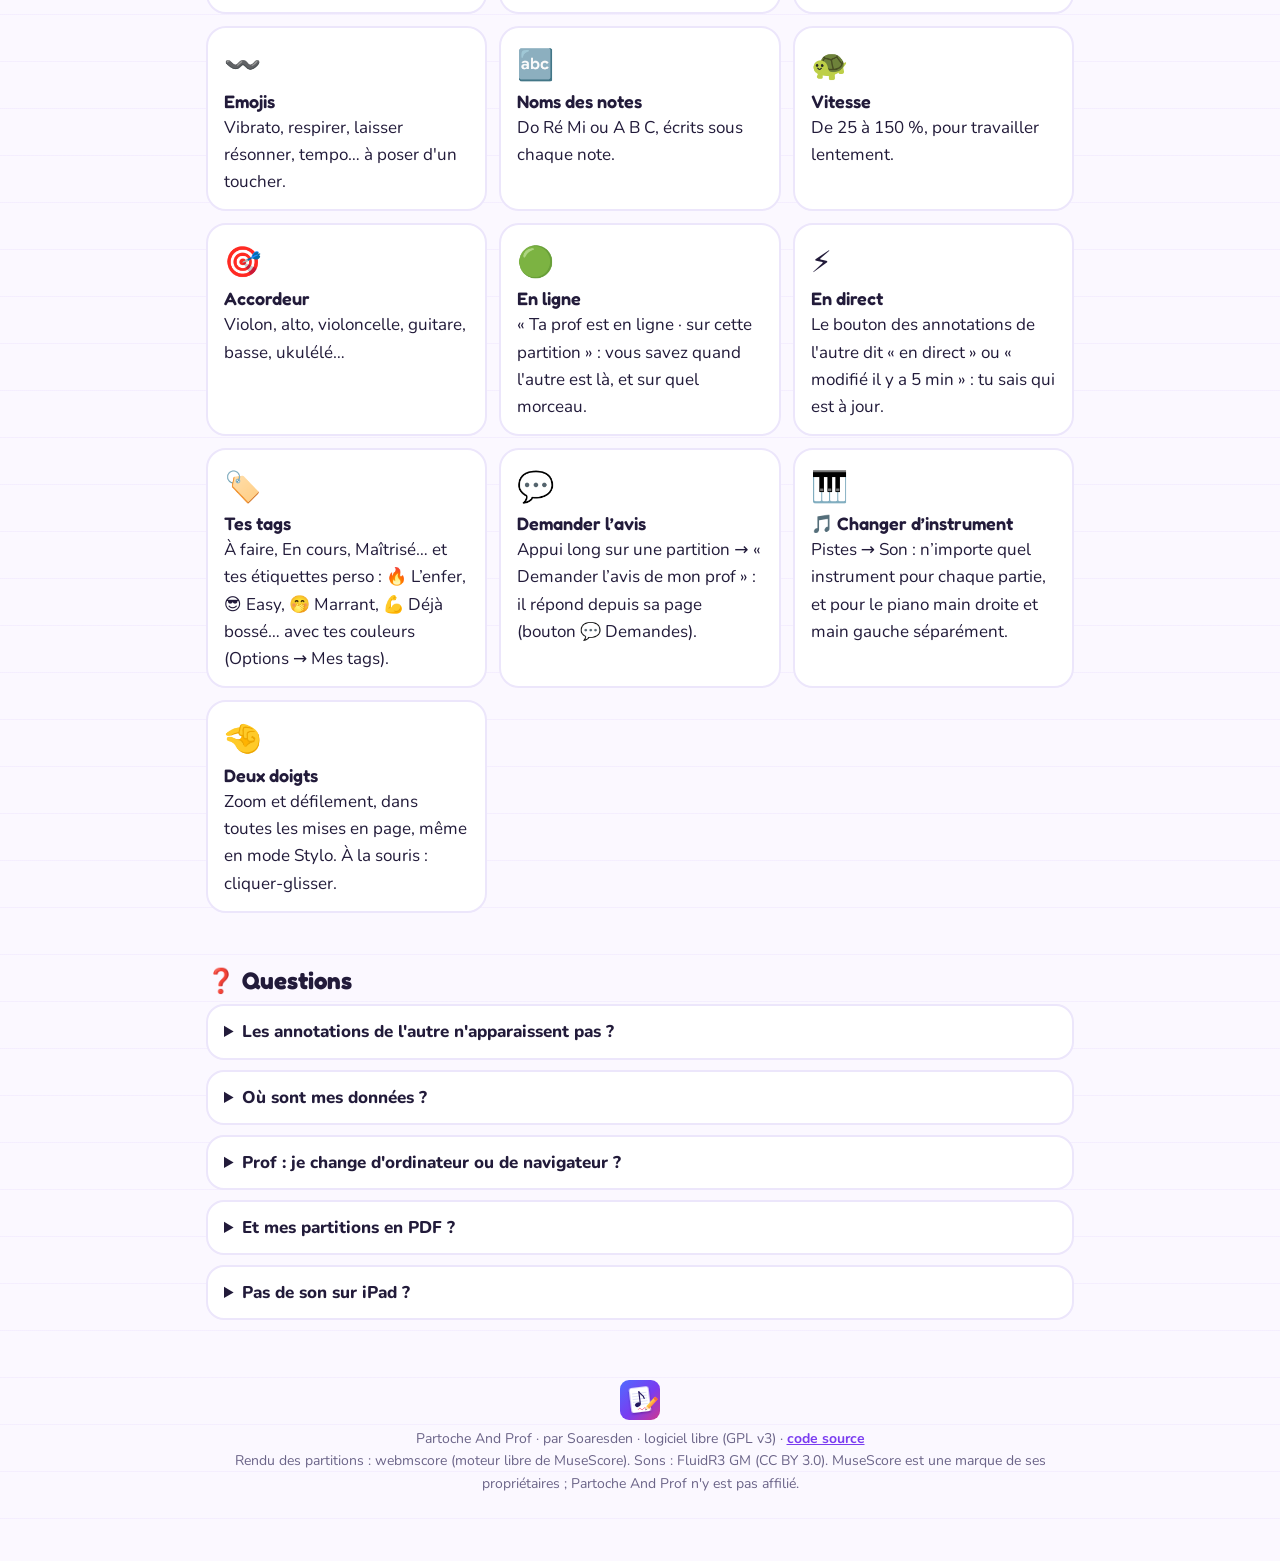
<file: docs/guide.html>
<!doctype html>
<html lang="fr"><head><meta charset="utf-8"><meta name="viewport" content="width=device-width,initial-scale=1">
<title>Partoche And Prof — le guide</title>
<link rel="icon" type="image/png" href="img/favicon.png">
<meta name="description" content="Partoche And Prof : l'élève lit et annote ses partitions MuseScore sur tablette, le prof les annote depuis son ordinateur ou son iPad.">
<link href="https://fonts.googleapis.com/css2?family=Fredoka:wght@500;600;700&family=Nunito:wght@400;600;800&display=swap" rel="stylesheet">
<style>
:root{
  --bg:#fbf8ff;--fg:#221b3a;--mut:#6b6488;--card:#ffffff;--line:#ece6fb;
  --violet:#7a3cf0;--bleu:#4f6bff;--rose:#e83e8c;--orange:#ff8a3d;--jaune:#ffc93d;--vert:#20b47a;--code:#f3effd;
}
@media (prefers-color-scheme:dark){:root{--bg:#151226;--fg:#f1edff;--mut:#a9a2c8;--card:#201b38;--line:#2f2850;--code:#2a2348}}
*{box-sizing:border-box}
html{scroll-behavior:smooth}
body{margin:0;background:var(--bg);color:var(--fg);font:17px/1.6 Nunito,system-ui,-apple-system,"Segoe UI",Roboto,sans-serif;
  background-image:repeating-linear-gradient(0deg,transparent 0 46px,rgba(122,60,240,.05) 46px 47px)}
h1,h2,h3{font-family:Fredoka,Nunito,system-ui,sans-serif;line-height:1.15}
a{color:var(--violet);font-weight:700}
code{background:var(--code);border-radius:7px;padding:1px 7px;font:600 15px ui-monospace,Menlo,Consolas,monospace}
.hero{background:linear-gradient(120deg,#4f6bff,#7a3cf0 50%,#e83e8c);color:#fff;padding:44px 18px 64px;position:relative;overflow:hidden}
.hero .in{max-width:900px;margin:0 auto;display:flex;gap:22px;align-items:center;position:relative}
.hero img{width:104px;height:104px;flex:none;filter:drop-shadow(0 14px 30px rgba(0,0,0,.3));animation:bob 3s ease-in-out infinite}
.hero h1{font-size:46px;margin:0} .hero p{margin:6px 0 0;font-size:20px;opacity:.95}
.notes{position:absolute;inset:0;pointer-events:none;font-size:34px;opacity:.22}
.notes span{position:absolute;animation:float 7s ease-in-out infinite}
@keyframes bob{50%{transform:translateY(-8px) rotate(-3deg)}}
@keyframes float{50%{transform:translateY(-14px) rotate(8deg)}}
@media (prefers-reduced-motion:reduce){.hero img,.notes span{animation:none}}
.wave{display:block;width:100%;height:40px;margin-top:-40px;position:relative}
main{max-width:900px;margin:0 auto;padding:0 16px 70px}
.who{display:grid;grid-template-columns:1fr 1fr;gap:14px;margin:-6px 0 10px}
.who a{display:block;text-decoration:none;color:#fff;border-radius:22px;padding:20px;box-shadow:0 10px 30px rgba(80,40,160,.18);transition:transform .15s}
.who a:hover{transform:translateY(-3px)}
.who .el{background:linear-gradient(135deg,#20b47a,#4f6bff)} .who .pr{background:linear-gradient(135deg,#ff8a3d,#e83e8c)}
.who b{font:600 24px Fredoka,sans-serif;display:block} .who small{opacity:.95;font-size:15px}
.who .ic{font-size:40px;line-height:1}
.flow{display:flex;flex-wrap:wrap;align-items:center;justify-content:center;gap:10px;margin:26px 0 8px;font-weight:800}
.flow span{background:var(--card);border:2px solid var(--line);border-radius:999px;padding:8px 16px}
.flow i{font-style:normal;color:var(--rose);font-size:22px}
h2{font-size:32px;margin:54px 0 6px;display:flex;align-items:center;gap:12px;flex-wrap:wrap}
h2 .tag{font:800 13px Nunito,sans-serif;letter-spacing:.06em;text-transform:uppercase;color:#fff;border-radius:999px;padding:4px 12px}
.t-el{background:var(--vert)} .t-pr{background:var(--rose)} .t-tip{background:var(--orange)}
.lead{color:var(--mut);margin:0 0 14px}
.steps{list-style:none;padding:0;margin:0;display:grid;gap:14px;grid-template-columns:minmax(0,1fr)}
.step{min-width:0}
.step{background:var(--card);border:2px solid var(--line);border-radius:22px;padding:18px 20px 16px 84px;position:relative}
.step:before{content:attr(data-n);position:absolute;left:18px;top:16px;width:48px;height:48px;border-radius:16px;display:grid;place-items:center;
  font:700 26px Fredoka,sans-serif;color:#fff;background:var(--c,var(--violet));box-shadow:0 6px 14px rgba(80,40,160,.25)}
.step h3{margin:0 0 4px;font-size:21px}
.step p{margin:4px 0}
.c1{--c:#4f6bff}.c2{--c:#7a3cf0}.c3{--c:#e83e8c}.c4{--c:#ff8a3d}.c5{--c:#20b47a}
.tree{background:var(--code);border-radius:16px;padding:12px 16px;margin:10px 0 2px;font:600 15px/1.8 ui-monospace,Menlo,Consolas,monospace;overflow-x:auto;white-space:pre}
.tree .f{color:var(--violet)} .tree .m{color:var(--mut);font-family:Nunito,sans-serif;font-weight:600}
.box{border-radius:18px;padding:12px 16px;margin:12px 0;font-size:16px}
.box.tip{background:color-mix(in srgb,var(--jaune) 22%,var(--card));border:2px solid color-mix(in srgb,var(--jaune) 55%,transparent)}
.box.info{background:color-mix(in srgb,var(--bleu) 12%,var(--card));border:2px solid color-mix(in srgb,var(--bleu) 35%,transparent)}
.chips{display:flex;flex-wrap:wrap;gap:8px;margin:8px 0}
.chips span{background:var(--code);border-radius:999px;padding:4px 12px;font-weight:700;font-size:15px}
.big{display:inline-block;background:linear-gradient(135deg,#7a3cf0,#e83e8c);color:#fff;text-decoration:none;border-radius:16px;padding:12px 22px;font:600 19px Fredoka,sans-serif;margin:6px 0;box-shadow:0 8px 20px rgba(122,60,240,.3)}
.tips{display:grid;grid-template-columns:repeat(auto-fit,minmax(240px,1fr));gap:12px}
.tips div{background:var(--card);border:2px solid var(--line);border-radius:20px;padding:14px 16px}
.tips b{font:600 18px Fredoka,sans-serif;display:block;margin-bottom:2px}
.tips .e{font-size:30px}
details{background:var(--card);border:2px solid var(--line);border-radius:18px;padding:12px 16px;margin:10px 0}
summary{cursor:pointer;font-weight:800}
pre{background:var(--code);border-radius:12px;padding:10px 12px;overflow-x:auto;font:14px/1.5 ui-monospace,Menlo,Consolas,monospace}
footer{margin-top:60px;text-align:center;color:var(--mut);font-size:14px}
.langs{position:absolute;top:12px;right:12px;z-index:2;display:flex;gap:6px;max-width:calc(100% - 24px)}
.langs a{color:#fff;text-decoration:none;font:800 13px/1.4 Nunito,system-ui,sans-serif;background:rgba(20,10,50,.35);border-radius:999px;padding:4px 11px;white-space:nowrap}
.langs a:hover{background:rgba(20,10,50,.55)}
.langs a.on{background:#fff;color:#7a3cf0}
@media (max-width:640px){.who{grid-template-columns:1fr}.hero h1{font-size:36px}.hero img{width:76px;height:76px}.step{padding-left:20px;padding-top:74px}.step:before{top:14px}}
.startbtn{display:block;margin:0 auto 18px;max-width:420px;text-align:center;padding:14px 18px;border-radius:18px;background:linear-gradient(135deg,#3ecf6e,#2fa36b);color:#fff;font:700 18px Fredoka,sans-serif;text-decoration:none;box-shadow:0 8px 24px rgba(47,163,107,.3)}
</style></head>
<body>

<header class="hero">
  <nav class="langs"><a href="guide.html" class="on">FR</a><a href="guide-en.html">EN</a><a href="guide-ko.html">한국어</a></nav>
  <div class="notes" aria-hidden="true"><span style="left:6%;top:18%">♪</span><span style="left:84%;top:12%;animation-delay:1s">♫</span><span style="left:70%;top:62%;animation-delay:2s">♬</span><span style="left:20%;top:70%;animation-delay:3s">♩</span><span style="left:48%;top:8%;animation-delay:1.5s">♪</span></div>
  <div class="in">
    <img src="img/logo.svg" alt="">
    <div><h1>Partoche And Prof</h1><p>Tes partitions sur la tablette, annotées avec ton prof.<br>Simple, gratuit, sans compte.</p></div>
  </div>
</header>
<svg class="wave" viewBox="0 0 1200 40" preserveAspectRatio="none" aria-hidden="true"><path d="M0 40V18c120 18 240 18 360 4s240-26 360-8 240 26 480 4v22z" fill="var(--bg)"/></svg>

<main>
  <a class="startbtn" href="demarrer.html">🚀 Élève : démarrer en 8 étapes</a>
  <div class="who">
    <a class="el" href="#eleve"><span class="ic">🎻</span><b>Je suis élève</b><small>J'installe l'appli, je range mes partitions et je les partage avec mon prof.</small></a>
    <a class="pr" href="#prof"><span class="ic">🧑‍🏫</span><b>Je suis prof</b><small>J'ouvre une page web, j'ajoute mes élèves et j'annote leurs partitions.</small></a>
  </div>

  <div class="flow"><span>🎻 Tablette de l'élève</span><i>⇄</i><span>☁️ Son dossier pCloud</span><i>⇄</i><span>🧑‍🏫 Page du prof</span></div>

  <h2 id="eleve"><span class="tag t-el">Élève</span> En 5 étapes</h2>
  <p class="lead">Il te faut une tablette Android et un compte <a href="https://www.pcloud.com">pCloud</a> (gratuit). L'appli te guide pas à pas.</p>
  <ol class="steps">
    <li class="step c1" data-n="1"><h3>Installe l'appli</h3>
      <p>Télécharge <b>Partoche And Prof</b> avec <a href="https://github.com/soaresden/Partoche/releases/latest/download/Partoche.apk">⬇️ ce lien direct (Partoche.apk)</a> et ouvre le fichier sur la tablette (autorise « sources inconnues » si Android le demande). Au premier lancement, choisis <b>Élève</b>.</p></li>

    <li class="step c2" data-n="2"><h3>Choisis ton dossier Partoche</h3>
      <p>L'appli te propose 3 choix : <b>🆕 Nouvelle installation</b> (elle crée le dossier sur ta tablette), <b>📂 J'ai déjà un dossier Partoche</b> (elle le retrouve et détecte ce qu'il contient), ou <b>☁️ Directement dans mon pCloud</b> (<b>recommandé</b> : connexion par le site pCloud, Google et double authentification compris). Elle y prépare tout :</p>
      <div class="tree"><span class="f">Partoche/</span>
├── <span class="f">MSCZ/</span>    <span class="m">🎼 tes partitions</span>
├── <span class="f">MesNotes/</span> <span class="m">✍️ tes annotations, une par partition</span>
├── <span class="f">Settings/</span> <span class="m">⚙️ tes réglages, ton agenda, ton temps de travail</span>
└── <span class="f">Prof/</span>    <span class="m">📬 ce que ton prof t'envoie</span></div>
      <div class="box tip">☁️ <b>Dossier sur la tablette ?</b> Il doit être <b>synchronisé avec ton pCloud</b> (par ex. avec l'appli AutoSync), sinon ton prof ne voit rien. Garde-le synchronisé dans les deux sens.<br>
      🔑 <b>Directement dans pCloud ?</b> Rien à synchroniser : connecte-toi avec ton email et ton mot de passe pCloud. Compte <b>Google</b>, <b>Apple</b> ou <b>Facebook</b> ? Ajoute d'abord un mot de passe à ton compte pCloud (my.pcloud.com → Paramètres → Compte → Mot de passe), puis connecte-toi avec ton email. La double authentification marche : l'appli demande le code.</div></li>

    <li class="step c3" data-n="3"><h3>Remplis ta bibliothèque</h3>
      <p>C'est toi qui choisis tes morceaux : <b>copie tes fichiers <code>.mscz</code> dans <code>MSCZ</code></b>. Ils apparaissent dans l'appli (bouton ⟳ Actualiser).</p>
      <div class="chips"><span>💻 Depuis l'ordi : glisse-les dans pCloud</span><span>📱 Depuis la tablette : appli pCloud → Importer</span><span>🗂️ Des sous-dossiers ? Pas de souci</span><span>🎁 Ton prof peut aussi t'en envoyer (tag <b>Nouveau</b>)</span></div>
      <div class="box info">🎼 D'où viennent les <code>.mscz</code> ? Touche <b>＋ Autres partitions</b> : l'appli te donne <b>LibreScore</b> (gratuit, pour PC, Mac ou Android) pour chercher un morceau et le télécharger en <code>.mscz</code>. Ou depuis <b>MuseScore</b> (Fichier → Enregistrer sous). Respecte les droits des partitions que tu utilises.</div></li>

    <li class="step c5" data-n="4"><h3>Partage avec ton prof</h3>
      <p>Sur <a href="https://my.pcloud.com">pcloud.com</a> : sur <code>Partoche</code>, <b>Partager → Lien de partage</b> avec <b>mot de passe</b> ; sur <code>Prof</code>, les trois points → <b>Demander des fichiers</b> (c'est le dépôt, sans compte pour ton prof).</p>
      <p>Puis dans l'appli : <b>Options → Partager avec mon prof</b>, colle les deux liens : elle les <b>vérifie</b> et te prépare le message à envoyer (WhatsApp, mail…). Connecté directement à pCloud, elle crée même les liens pour toi.</p>
      <p>Le message contient un <b>lien d'invitation</b> : ton prof clique dessus et tu apparais dans sa liste, sans rien recopier.</p>
      <p>Dans <b>Options → Mon emoji et ma couleur</b>, choisis comment ton prof te voit.</p>
      <div class="box tip">💡 Ton prof ne peut rien abîmer : il lit tes partitions, et il dépose seulement dans <code>Prof</code>. Pas besoin qu'il ait un compte pCloud. Tu es prévenu à chaque nouvelle annotation ou partition reçue (<b>● Nouveau</b> + notification).<br>⏱️ L'appli note aussi le <b>temps passé sur chaque partition</b> : ton prof le voit dans ses <b>Présences</b>, pour suivre ton travail de la semaine.</div></li>

    <li class="step c1" data-n="5"><h3>Tes cours</h3>
      <p><b>📅 Mes cours</b> : tes prochains cours et les demandes en attente. <b>📅 Voir ses disponibilités</b> montre la semaine de ton prof : ses horaires, ses jours off et ses créneaux <b>Occupé</b> (tu ne vois jamais les autres élèves). Touche un créneau libre pour <b>proposer un cours</b>, une fois ou toutes les semaines.</p>
      <p>Un cours est <b>confirmé quand vous l'avez accepté tous les deux</b>. Pour le déplacer, propose un autre horaire. Après chaque demande, l'appli te propose de <b>📨 prévenir ton prof</b> par message (WhatsApp, SMS, mail).</p>
      <div class="box info">📝 À la fin du cours, ton prof note <b>ce qu'il y a à bosser</b> : une fenêtre s'ouvre sur ta tablette, et les partitions concernées passent en <b>À faire</b>.</div></li>
  </ol>

  <h2 id="prof"><span class="tag t-pr">Prof</span> En 6 étapes</h2>
  <p class="lead">Un ordinateur, un iPad ou une tablette suffit. Rien à installer, pas de compte. À chaque ouverture, ce qui attend ta réponse (demandes de cours, questions) s'affiche en premier.</p>
  <ol class="steps">
    <li class="step c3" data-n="1"><h3>Ouvre la page</h3>
      <a class="big" href="./">🎼 Ouvrir Partoche And Prof</a>
      <p>Sur <b>iPad</b> : dans Safari, <b>Partager → Sur l'écran d'accueil</b>, puis ouvre toujours Partoche And Prof par cette icône (tes réglages y sont bien gardés).</p>
      <p>Touche le <b>logo Partoche And Prof</b> pour les <b>Options</b> : langue (FR / EN / 한국어) et notifications du navigateur. L'en-tête prend la couleur de ton emoji.</p></li>
    <li class="step c2" data-n="2"><h3>Ton prénom, ton emoji, ta couleur</h3>
      <p>En haut de <b>Mes élèves</b>. Ils s'affichent chez tes élèves, dans une petite bulle à côté de tes annotations.</p></li>
    <li class="step c1" data-n="3"><h3>Ajoute tes élèves</h3>
      <p>Clique sur le <b>lien d'invitation</b> envoyé par ton élève : il s'ajoute tout seul. Sinon, <b>Mes élèves → Coller un code</b> (le texte qui commence par <code>P1.</code>). Chaque élève a sa vignette, avec l'emoji et la couleur qu'il a choisis ; touche-la pour voir ses partitions. Pense à <b>Copier mon code de sauvegarde</b> et à le garder dans une note : il contient tous tes élèves.</p></li>
    <li class="step c5" data-n="4"><h3>Annote !</h3>
      <p>Ouvre un morceau : les annotations de l'élève ont une bulle à son prénom. Passe en <b>Stylo</b> et écris : chaque trait part <b>tout de suite</b> chez l'élève, et Partoche And Prof vérifie qu'il est bien arrivé (« <b>Enregistré chez …</b> » avec le check vert). L'élève le voit en direct.</p>
      <p>Tu vois les tags de ton élève (<b>Nouveau</b> = partition envoyée pas encore ouverte, À faire, En cours, Maîtrisé). Une partition à lui donner ? <b>＋ Autres partitions → Envoyer une partition à mon élève</b>, choisis le fichier <code>.mscz</code> sur ton ordi ou ton iPad : elle arrive dans sa bibliothèque.</p></li>
    <li class="step c3" data-n="5"><h3>Suis le travail de la semaine</h3>
      <p>Le bouton <b>📊 Présences</b> (en haut) montre qui est <b>en ligne</b> maintenant, et pour chaque élève le temps passé sur ses partitions les <b>7 derniers jours</b>, séance par séance (heure d'ouverture → fermeture ; une pause de plus de 10 min n'est pas comptée). Touche un élève : sa dernière connexion, ses morceaux <b>à bosser</b> (Nouveau, À faire, En cours) avec le temps passé dessus, et le détail jour par jour.</p></li>
    <li class="step c1" data-n="6"><h3>Planifie les cours</h3>
      <p><b>📅 Mon agenda</b> : propose un horaire à un élève (ou accepte le sien). Un cours est <b>confirmé quand vous l'avez accepté tous les deux</b> ; pour le déplacer, chacun peut proposer un autre horaire. À droite de la liste, les <b>prochains cours</b>. Pendant le cours, un bandeau « Cours en cours » s'affiche ; à la fin, note <b>ce qu'il y a à bosser</b> (texte + partitions) : ça s'affiche chez l'élève et ses partitions passent en <b>À faire</b>.</p>
      <p><b>Répéter</b> : chaque semaine ou toutes les 2 semaines, sur un nombre de cours ou jusqu'à une date (ex. « tous les jeudis à 10:00 jusqu'au 5 novembre ») ; l'élève peut tout accepter d'un coup.</p>
      <p><b>⚙️ Mes disponibilités</b> : tes horaires (08:00 – 20:00 par défaut : le dernier cours d'une heure commence à 19:00), tes jours off (ex. samedi et dimanche) et tes indisponibilités (un créneau ou des journées entières, avec une note pour toi). Tes élèves les voient comme « Occupé », sans les noms des autres élèves ni tes notes.</p></li>
  </ol>

  <h2><span class="tag t-tip">Astuces</span> Pour bien jouer</h2>
  <div class="tips">
    <div><span class="e">🔊</span><b>Volume</b>Pistes → Volume : jusqu'à 300 % (au-delà de 100 %, ça peut saturer), et le volume de la tablette juste en dessous. En haut de la partition : ⏱ le temps de la séance et le total sur ce morceau.</div>
    <div><span class="e">📘</span><b>Tuto élève (prof)</b>En haut de la page prof : le mode d'emploi pour un nouvel élève, à lui envoyer en un clic (WhatsApp, email…).</div>
    <div><span class="e">🎚️</span><b>Pistes</b>Affiche seulement ton instrument, coupe ou baisse les autres.</div>
    <div><span class="e">🔁</span><b>Boucle</b>⟲, touche la mesure de début, puis celle de fin, puis <b>▶ Boucler</b>.</div>
    <div><span class="e">↔️</span><b>Ligne continue</b>Tablette en paysage : la partition défile de gauche à droite, sans retour à la ligne.</div>
    <div><span class="e">🎻</span><b>Archet</b>Formes <b>⊓ tiré</b> et <b>V poussé</b> : un toucher suffit.</div>
    <div><span class="e">〰️</span><b>Emojis</b>Vibrato, respirer, laisser résonner, tempo… à poser d'un toucher.</div>
    <div><span class="e">🔤</span><b>Noms des notes</b>Do Ré Mi ou A B C, écrits sous chaque note.</div>
    <div><span class="e">🐢</span><b>Vitesse</b>De 25 à 150 %, pour travailler lentement.</div>
    <div><span class="e">🎯</span><b>Accordeur</b>Violon, alto, violoncelle, guitare, basse, ukulélé…</div>
    <div><span class="e">🟢</span><b>En ligne</b>« Ta prof est en ligne · sur cette partition » : vous savez quand l'autre est là, et sur quel morceau.</div>
    <div><span class="e">⚡</span><b>En direct</b>Le bouton des annotations de l'autre dit « en direct » ou « modifié il y a 5 min » : tu sais qui est à jour.</div>
    <div><span class="e">🏷️</span><b>Tes tags</b>À faire, En cours, Maîtrisé… et tes étiquettes perso : 🔥 L’enfer, 😎 Easy, 🤭 Marrant, 💪 Déjà bossé… avec tes couleurs (Options → Mes tags).</div>
    <div><span class="e">💬</span><b>Demander l’avis</b>Appui long sur une partition → « Demander l’avis de mon prof » : il répond depuis sa page (bouton 💬 Demandes).</div>
    <div><span class="e">🎹</span><b>🎵 Changer d’instrument</b>Pistes → Son : n’importe quel instrument pour chaque partie, et pour le piano main droite et main gauche séparément.</div>
    <div><span class="e">🤏</span><b>Deux doigts</b>Zoom et défilement, dans toutes les mises en page, même en mode Stylo. À la souris : cliquer-glisser.</div>
  </div>

  <h2 style="font-size:24px">❓ Questions</h2>
  <details><summary>Les annotations de l'autre n'apparaissent pas ?</summary><p>Elles sont liées aux pistes affichées et aux noms des notes. Touchez le bouton au prénom de l'autre : Partoche And Prof propose de passer à sa vue.</p></details>
  <details><summary>Où sont mes données ?</summary><p>Sur ta tablette et dans ton pCloud. Il n'y a ni serveur Partoche And Prof, ni compte, ni publicité. Seul le petit signal « en ligne » passe par un relais public (ntfy.sh). <a href="privacy.html">Confidentialité</a>.</p></details>
  <details><summary>Prof : je change d'ordinateur ou de navigateur ?</summary><p>Ta liste d'élèves est gardée dans ce navigateur. Sur le nouveau, ouvre <b>Mes élèves → Coller un code</b> et colle ton <b>code de sauvegarde</b> (ou <b>Restaurer un fichier</b>).</p></details>
  <details><summary>Et mes partitions en PDF ?</summary><p>Partoche And Prof lit les fichiers MuseScore (<code>.mscz</code>). Un PDF se convertit avec un logiciel de reconnaissance de partitions (Audiveris, gratuit, ou l'import PDF de MuseScore), mais le résultat demande souvent des corrections. Le plus simple : chercher le morceau avec LibreScore.</p></details>
  <details><summary>Pas de son sur iPad ?</summary><p>Vérifie que l'iPad n'est pas en mode silencieux, puis appuie sur ▶.</p></details>


  <footer>
    <img src="img/logo.svg" alt="" width="40" height="40"><br>
    Partoche And Prof · par Soaresden · logiciel libre (GPL v3) · <a href="https://github.com/soaresden/Partoche">code source</a><br>
    Rendu des partitions : webmscore (moteur libre de MuseScore). Sons : FluidR3 GM (CC BY 3.0). MuseScore est une marque de ses propriétaires ; Partoche And Prof n'y est pas affilié.
  </footer>
</main>
</body></html>
</file>
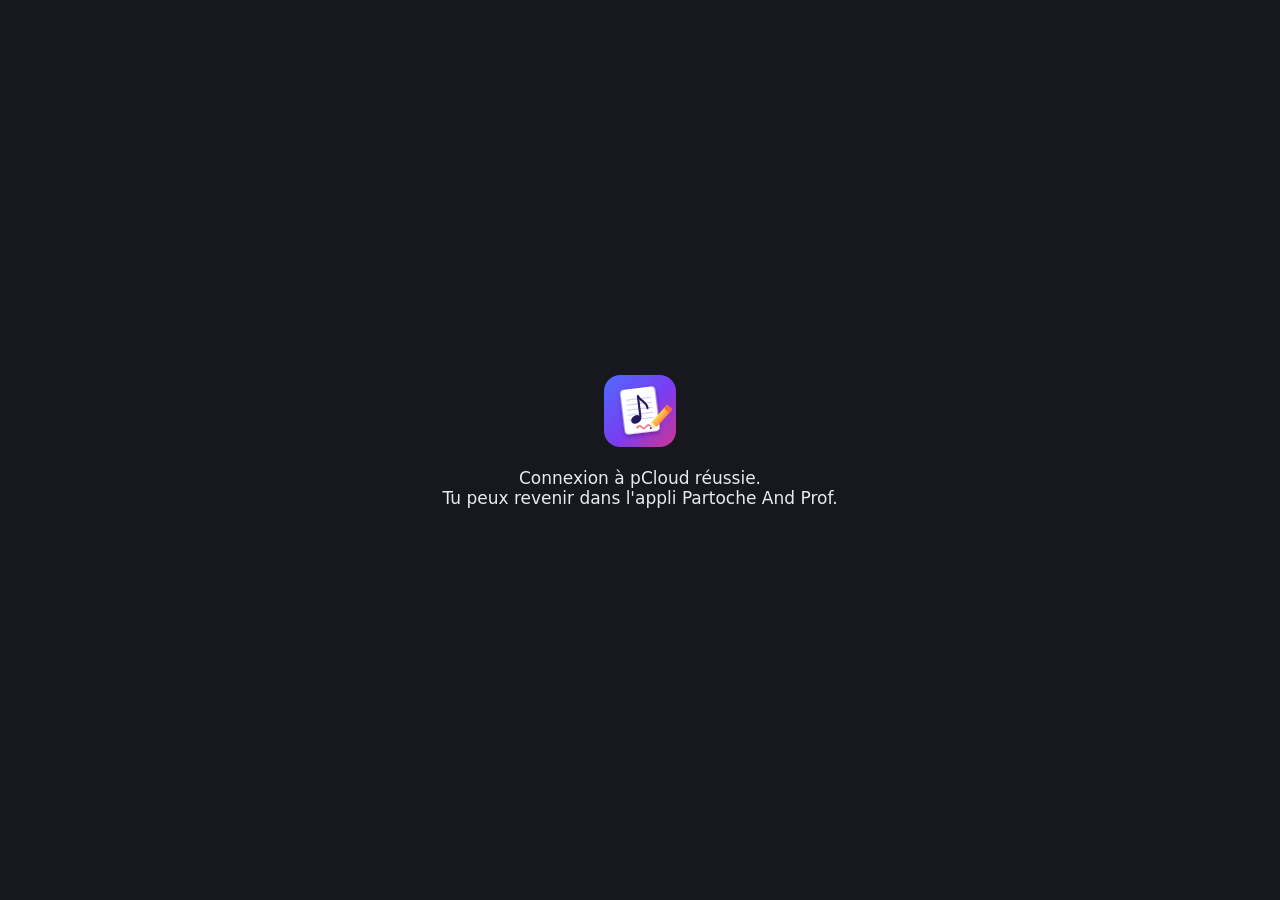
<file: docs/oauth.html>
<!doctype html><html lang="fr"><head><meta charset="utf-8"><meta name="viewport" content="width=device-width,initial-scale=1"><title>Partoche And Prof — connexion pCloud</title>
<style>body{margin:0;display:grid;place-items:center;height:100vh;background:#16181d;color:#e8eaf0;font:17px system-ui,sans-serif;text-align:center}img{width:72px}</style></head>
<body><div><img src="img/logo.svg" alt=""><p>Connexion à pCloud réussie.<br>Tu peux revenir dans l'appli Partoche And Prof.</p></div></body></html>
</file>
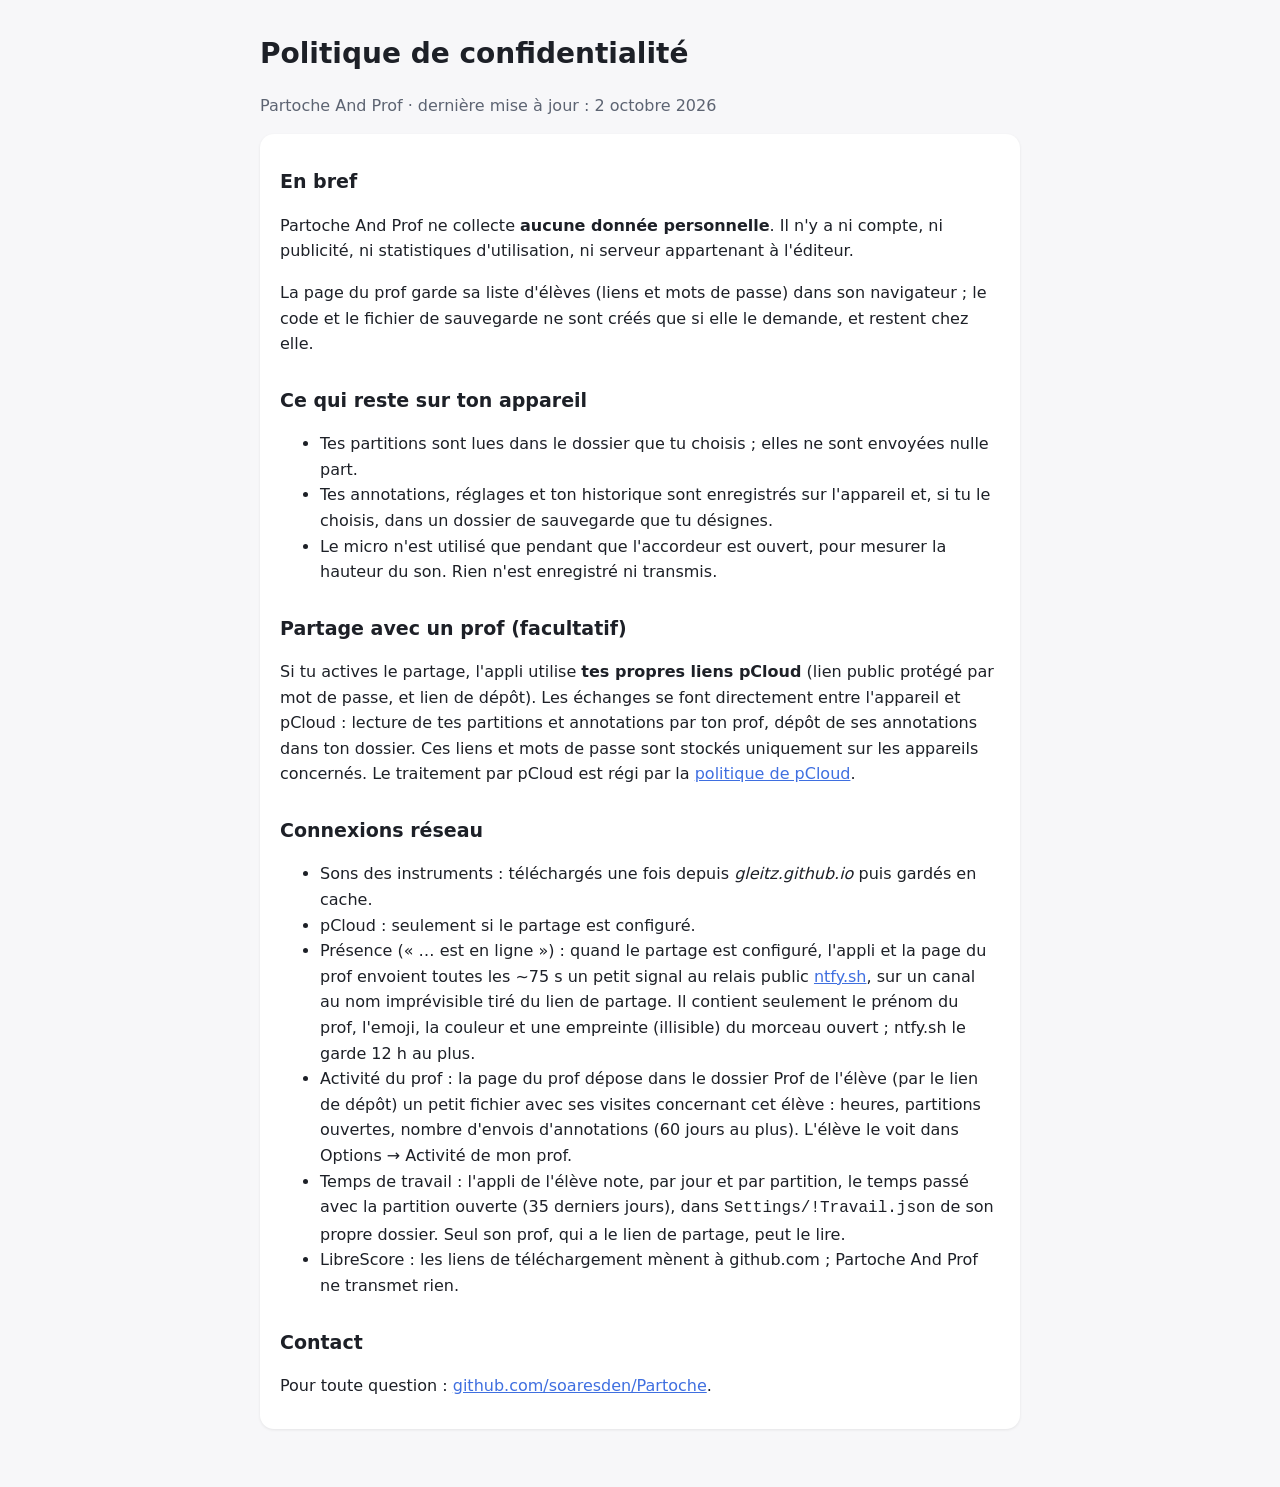
<file: docs/privacy.html>
<!doctype html>
<html lang="fr"><head><meta charset="utf-8"><meta name="viewport" content="width=device-width,initial-scale=1">
<title>Partoche And Prof — Confidentialité</title>
<style>
:root{--bg:#f7f7f9;--fg:#1d2027;--mut:#5d6472;--acc:#3f6fe0;--card:#fff}
@media (prefers-color-scheme:dark){:root{--bg:#16181d;--fg:#e8eaf0;--mut:#9aa1ad;--acc:#7aa2ff;--card:#1f232b}}
body{margin:0;background:var(--bg);color:var(--fg);font:16px/1.6 system-ui,-apple-system,"Segoe UI",Roboto,sans-serif}
main{max-width:760px;margin:0 auto;padding:32px 16px 60px}
h1{font-size:28px;margin:0 0 4px} h2{font-size:19px;margin:28px 0 6px} p,li{color:var(--fg)} .mut{color:var(--mut)}
section{background:var(--card);border-radius:14px;padding:4px 20px 14px;margin-top:16px;box-shadow:0 1px 3px rgba(0,0,0,.08)}
a{color:var(--acc)}
</style></head>
<body><main>
<h1>Politique de confidentialité</h1>
<p class="mut">Partoche And Prof · dernière mise à jour : 2 octobre 2026</p>
<section>
<h2>En bref</h2>
<p>Partoche And Prof ne collecte <b>aucune donnée personnelle</b>. Il n'y a ni compte, ni publicité, ni statistiques d'utilisation, ni serveur appartenant à l'éditeur.</p>
<p>La page du prof garde sa liste d'élèves (liens et mots de passe) dans son navigateur ; le code et le fichier de sauvegarde ne sont créés que si elle le demande, et restent chez elle.</p>
<h2>Ce qui reste sur ton appareil</h2>
<ul>
<li>Tes partitions sont lues dans le dossier que tu choisis ; elles ne sont envoyées nulle part.</li>
<li>Tes annotations, réglages et ton historique sont enregistrés sur l'appareil et, si tu le choisis, dans un dossier de sauvegarde que tu désignes.</li>
<li>Le micro n'est utilisé que pendant que l'accordeur est ouvert, pour mesurer la hauteur du son. Rien n'est enregistré ni transmis.</li>
</ul>
<h2>Partage avec un prof (facultatif)</h2>
<p>Si tu actives le partage, l'appli utilise <b>tes propres liens pCloud</b> (lien public protégé par mot de passe, et lien de dépôt). Les échanges se font directement entre l'appareil et pCloud : lecture de tes partitions et annotations par ton prof, dépôt de ses annotations dans ton dossier. Ces liens et mots de passe sont stockés uniquement sur les appareils concernés. Le traitement par pCloud est régi par la <a href="https://www.pcloud.com/privacy_policy.html">politique de pCloud</a>.</p>
<h2>Connexions réseau</h2>
<ul>
<li>Sons des instruments : téléchargés une fois depuis <i>gleitz.github.io</i> puis gardés en cache.</li>
<li>pCloud : seulement si le partage est configuré.</li>
<li>Présence (« … est en ligne ») : quand le partage est configuré, l'appli et la page du prof envoient toutes les ~75 s un petit signal au relais public <a href="https://ntfy.sh">ntfy.sh</a>, sur un canal au nom imprévisible tiré du lien de partage. Il contient seulement le prénom du prof, l'emoji, la couleur et une empreinte (illisible) du morceau ouvert ; ntfy.sh le garde 12 h au plus.</li>
<li>Activité du prof : la page du prof dépose dans le dossier Prof de l'élève (par le lien de dépôt) un petit fichier avec ses visites concernant cet élève : heures, partitions ouvertes, nombre d'envois d'annotations (60 jours au plus). L'élève le voit dans Options → Activité de mon prof.</li>
<li>Temps de travail : l'appli de l'élève note, par jour et par partition, le temps passé avec la partition ouverte (35 derniers jours), dans <code>Settings/!Travail.json</code> de son propre dossier. Seul son prof, qui a le lien de partage, peut le lire.</li>
<li>LibreScore : les liens de téléchargement mènent à github.com ; Partoche And Prof ne transmet rien.</li>
</ul>
<h2>Contact</h2>
<p>Pour toute question : <a href="https://github.com/soaresden/Partoche/issues">github.com/soaresden/Partoche</a>.</p>
</section>
</main></body></html>
</file>
<file: docs/css/app.css>
:root {
  --bg: #16181d;
  --panel: #1f2229;
  --panel2: #282c35;
  --line: #343945;
  --text: #eceef2;
  --muted: #9aa1ad;
  --accent: #4f8cff;
  --accent2: #ffb020;
  --danger: #ff5a5f;
  --paper-bg: #3a3f4a;
  --radius: 12px;
  --bar-h: 56px;
}
* { box-sizing: border-box; -webkit-tap-highlight-color: transparent; }
html, body { margin: 0; height: 100%; background: var(--bg); color: var(--text); font: 15px/1.4 system-ui, -apple-system, "Segoe UI", Roboto, sans-serif; overflow: hidden; user-select: none; -webkit-user-select: none; }
button { font: inherit; color: inherit; }
.ic { width: 22px; height: 22px; fill: none; stroke: currentColor; stroke-width: 2; stroke-linecap: round; stroke-linejoin: round; flex: none; }
.ic.sm { width: 15px; height: 15px; vertical-align: -3px; }
.ic.big { width: 56px; height: 56px; stroke-width: 1.5; color: var(--muted); }
[hidden] { display: none !important; }

.screen { position: fixed; inset: 0; display: none; flex-direction: column; }
.screen.active { display: flex; }

.bar { height: var(--bar-h); flex: none; display: flex; align-items: center; gap: 8px; padding: 0 10px; padding-top: env(safe-area-inset-top); background: var(--panel); border-bottom: 1px solid var(--line); }
.btn { display: inline-flex; align-items: center; gap: 6px; height: 42px; min-width: 42px; padding: 0 12px; border: 0; border-radius: 10px; background: transparent; cursor: pointer; white-space: nowrap; }
.btn.icon { padding: 0; justify-content: center; }
.btn:active { background: var(--panel2); }
.btn.on { background: color-mix(in srgb, var(--accent) 22%, transparent); color: #cfe0ff; }
.sep { width: 1px; height: 26px; background: var(--line); margin: 0 4px; flex: none; }

/* Bibliothèque */
.brand { display: flex; align-items: center; gap: 8px; font-weight: 700; font-size: 17px; padding-right: 8px; }
.brand .ic { color: var(--accent); }
.search { flex: 1; display: flex; align-items: center; gap: 8px; background: var(--bg); border: 1px solid var(--line); border-radius: 10px; padding: 0 10px; height: 40px; max-width: 520px; }
.search input { flex: 1; background: none; border: 0; color: var(--text); font: inherit; outline: none; min-width: 0; }
.search .ic { color: var(--muted); width: 18px; }
#libBody { flex: 1; overflow-y: auto; padding: 8px 16px 40px; -webkit-overflow-scrolling: touch; }
#libBody h2 { font-size: 13px; text-transform: uppercase; letter-spacing: .06em; color: var(--muted); margin: 18px 4px 10px; font-weight: 600; }
.grid { display: grid; grid-template-columns: repeat(auto-fill, minmax(150px, 1fr)); gap: 14px; }
.card { background: var(--panel); border: 1px solid var(--line); border-radius: var(--radius); overflow: hidden; cursor: pointer; display: flex; flex-direction: column; transition: transform .12s; }
.card:active { transform: scale(.97); }
.card .thumb { aspect-ratio: 0.72; background: #fff center top / cover no-repeat; position: relative; }
.card .thumb::after { content: ""; position: absolute; inset: 0; box-shadow: inset 0 -30px 30px -20px rgba(0,0,0,.12); }
.card .thumb.none { background: var(--panel2); display: grid; place-items: center; }
.card .name { padding: 8px 10px 10px; font-size: 13px; line-height: 1.3; display: -webkit-box; -webkit-line-clamp: 2; -webkit-box-orient: vertical; overflow: hidden; min-height: 44px; }
.card .sub { font-size: 11px; color: var(--muted); padding: 0 10px 8px; margin-top: -6px; white-space: nowrap; overflow: hidden; text-overflow: ellipsis; }
#recent { grid-template-columns: repeat(auto-fill, minmax(120px, 1fr)); }
.empty { text-align: center; padding: 80px 20px; color: var(--text); }
.empty .muted, .muted { color: var(--muted); font-size: 13px; }

/* Barre de tri + vue liste */
.libtools { flex: none; display: flex; align-items: center; gap: 10px; padding: 8px 16px; background: var(--panel); border-bottom: 1px solid var(--line); }
.libtools .seg { margin: 0; flex: 0 1 420px; }
.libtools .seg button { font-size: 13px; padding: 7px 8px; white-space: nowrap; }
.libtools .seg i { font-style: normal; }
.libtools #count { margin-left: auto; }
.list { display: flex; flex-direction: column; border: 1px solid var(--line); border-radius: var(--radius); overflow: hidden; margin-top: 8px; }
.lrow { display: grid; grid-template-columns: 44px minmax(0, 1fr) 140px 150px 140px 76px; align-items: center; gap: 12px; padding: 6px 14px; min-height: 60px; background: var(--panel); border-bottom: 1px solid var(--line); cursor: pointer; }
.lrow:last-child { border-bottom: 0; }
.lrow:nth-child(even) { background: color-mix(in srgb, var(--panel) 70%, var(--bg)); }
.lrow:active { background: var(--panel2); }
.lrow .thumb { width: 44px; height: 52px; border-radius: 4px; background: #fff center top / cover no-repeat; display: grid; place-items: center; overflow: hidden; }
.lrow .thumb.none { background: var(--panel2); color: var(--muted); }
.lrow .name { font-weight: 600; font-size: 14px; white-space: nowrap; overflow: hidden; text-overflow: ellipsis; }
.lrow .sub { font-size: 12px; color: var(--muted); white-space: nowrap; overflow: hidden; text-overflow: ellipsis; }
.lrow .sub:empty { display: none; }
.ledit { font-size: 13px; color: var(--muted); font-variant-numeric: tabular-nums; white-space: nowrap; }
.ledit.has { color: var(--accent2); font-weight: 600; }
.ldate, .lopen, .lsize { font-size: 13px; color: var(--muted); font-variant-numeric: tabular-nums; white-space: nowrap; }
.lsize { text-align: right; }
.lhead { min-height: 34px; cursor: default; font-size: 12px; text-transform: uppercase; letter-spacing: .05em; color: var(--muted); background: var(--bg) !important; font-weight: 600; }
.lhead div { font-size: 12px; color: var(--muted); }
@media (max-width: 760px) {
  .lrow { grid-template-columns: 40px minmax(0, 1fr) 92px 92px; }
  .lrow .lopen, .lrow .lsize { display: none; }
  .ledit { font-size: 12px; white-space: normal; text-align: right; }
  .ldate { font-size: 12px; white-space: normal; text-align: right; }
  .libtools > .muted:first-child { display: none; }
}

/* Lecteur */
#viewer .title { flex: 1; min-width: 0; font-weight: 600; white-space: nowrap; overflow: hidden; text-overflow: ellipsis; }
#viewer .tools { display: flex; align-items: center; gap: 2px; }
.scroller { flex: 1; overflow: auto; background: var(--paper-bg); -webkit-overflow-scrolling: touch; position: relative; overscroll-behavior: contain; }
.pages { --zoom: 1; display: grid; grid-template-columns: 1fr; gap: 14px; padding: 14px; justify-items: center; width: calc(100% * max(1, var(--zoom))); }
.pages.two { grid-template-columns: 1fr 1fr; }
.page { position: relative; background: #fff; width: calc(100% * min(1, var(--zoom))); box-shadow: 0 2px 10px rgba(0,0,0,.35); border-radius: 2px; overflow: hidden; contain: layout paint; }
.page img { position: absolute; inset: 0; width: 100%; height: 100%; display: block; pointer-events: none; }
.page .pnum { position: absolute; right: 8px; bottom: 6px; font-size: 11px; color: #888; pointer-events: none; }
.page .loading { position: absolute; inset: 0; display: grid; place-items: center; color: #aaa; font-size: 13px; }
.ink { position: absolute; inset: 0; width: 100%; height: 100%; pointer-events: none; z-index: 3; }
.ink.active { pointer-events: auto; touch-action: none; cursor: crosshair; }
.cursor { position: absolute; z-index: 2; background: color-mix(in srgb, var(--accent) 16%, transparent); border-radius: 3px; pointer-events: none; display: none; }
.cursor i { position: absolute; top: -2%; bottom: -2%; width: 3px; margin-left: -1.5px; background: var(--accent); border-radius: 2px; box-shadow: 0 0 6px color-mix(in srgb, var(--accent) 70%, transparent); }
.loopmark { position: absolute; z-index: 1; background: color-mix(in srgb, var(--accent2) 22%, transparent); outline: 2px solid color-mix(in srgb, var(--accent2) 70%, transparent); pointer-events: none; border-radius: 2px; }

.transport { flex: none; display: flex; align-items: center; gap: 6px; padding: 6px 10px; padding-bottom: calc(6px + env(safe-area-inset-bottom)); background: var(--panel); border-top: 1px solid var(--line); }
.btn.play { width: 52px; height: 52px; border-radius: 50%; background: var(--accent); color: #fff; justify-content: center; padding: 0; }
.btn.play .ic { width: 26px; height: 26px; }
.time { font-variant-numeric: tabular-nums; color: var(--muted); font-size: 13px; min-width: 40px; text-align: center; }
input[type=range] { flex: 1; accent-color: var(--accent); height: 36px; min-width: 60px; }
#btnSpeed { min-width: 72px; justify-content: center; font-variant-numeric: tabular-nums; }

.inkbar { position: absolute; top: calc(var(--bar-h) + 10px + env(safe-area-inset-top)); left: 50%; transform: translateX(-50%); z-index: 20; display: flex; align-items: center; gap: 4px; padding: 6px 8px; background: var(--panel); border: 1px solid var(--line); border-radius: 14px; box-shadow: 0 8px 30px rgba(0,0,0,.45); max-width: calc(100% - 16px); overflow-x: auto; }
.swatch { width: 30px; height: 30px; border-radius: 50%; border: 3px solid transparent; background: var(--c); margin: 0 2px; cursor: pointer; flex: none; }
.swatch.on { border-color: #fff; }
/* barre d'annotation plus grande + raccourcis (outils / formes / emojis les plus utilisés) */
.inkbar { gap: 6px; padding: 8px 10px; border-radius: 16px; }
.inkbar .btn { height: 50px; min-width: 50px; }
.inkbar .btn .ic { width: 26px; height: 26px; }
.inkbar .swatch { width: 36px; height: 36px; }
.favs { display: flex; align-items: center; gap: 4px; }
.favs .fav { padding: 0 6px; border: 2px solid transparent; }
.favs .fav.on { background: var(--panel2); border-color: var(--accent); }
.favs .fav .emo { font-size: 26px; line-height: 1; }
.swatches { display: flex; align-items: center; }
.swatches.editing .swatch { position: relative; animation: wig .25s ease-in-out infinite alternate; }
.swatches.editing .swatch::after { content: "×"; position: absolute; top: -8px; right: -8px; width: 18px; height: 18px; border-radius: 50%; background: var(--danger); color: #fff; font: 700 13px/18px system-ui; text-align: center; }
@keyframes wig { from { transform: rotate(-6deg); } to { transform: rotate(6deg); } }
.addc { position: relative; overflow: hidden; }
.addc input { position: absolute; inset: 0; opacity: 0; width: 100%; height: 100%; cursor: pointer; }
.tsel { position: absolute; z-index: 5; border: 2px dashed var(--accent); border-radius: 6px; touch-action: none; cursor: move; box-sizing: border-box; }
.tsel .th { position: absolute; width: 30px; height: 30px; border-radius: 50%; border: 2px solid #fff; background: var(--accent); color: #fff; font: 700 16px/1 system-ui; display: grid; place-items: center; padding: 0; touch-action: none; box-shadow: 0 2px 6px rgba(0,0,0,.3); }
.tsel .rot { right: -16px; bottom: -16px; cursor: nwse-resize; }
.tsel .rot::before { content: "⟳"; }
.tsel .del { right: -16px; top: -16px; background: var(--danger); }
.tsel .edit { left: -16px; top: -16px; }
.dlg { position: fixed; inset: 0; z-index: 90; background: rgba(0,0,0,.45); display: flex; align-items: flex-start; justify-content: center; padding: min(12vh, 90px) 8px calc(24px + env(safe-area-inset-bottom)); overflow-y: auto; overscroll-behavior: contain; -webkit-overflow-scrolling: touch; }
/* iPad / Safari : 100vh compte la barre d'outils (boutons sous l'écran) ; la fenêtre défile et dvh = hauteur vraiment visible */
.dlg > .dlg-card { flex: none; }
.dlg-card { width: min(460px, 92vw); background: var(--panel); border: 1px solid var(--line); border-radius: 16px; padding: 16px; box-shadow: 0 20px 60px rgba(0,0,0,.5); }
.dlg-card h3 { margin: 0 0 10px; font-size: 16px; }
.dlg-card textarea { width: 100%; background: var(--bg); color: var(--text); border: 1px solid var(--line); border-radius: 10px; padding: 10px; font: 16px/1.4 system-ui, sans-serif; resize: vertical; outline: none; }
.dlg-btns { display: flex; justify-content: flex-end; gap: 8px; margin-top: 12px; }
.btn.primary { background: var(--accent); color: #fff; padding: 0 20px; }
.size { width: 36px; height: 36px; border: 0; border-radius: 8px; background: none; display: grid; place-items: center; cursor: pointer; flex: none; }
.size i { width: var(--s); height: var(--s); border-radius: 50%; background: var(--text); }
.size.on { background: var(--panel2); }

.panel { position: absolute; top: calc(var(--bar-h) + env(safe-area-inset-top)); right: 0; bottom: 0; width: min(380px, 92vw); z-index: 30; background: var(--panel); border-left: 1px solid var(--line); transform: translateX(105%); transition: transform .2s ease; display: flex; flex-direction: column; box-shadow: -10px 0 30px rgba(0,0,0,.35); }
.panel.open { transform: none; }
.panel-head { display: flex; align-items: center; justify-content: space-between; padding: 8px 8px 0 16px; }
.panel-head h3 { margin: 0; font-size: 17px; }
.panel-sub { display: flex; gap: 6px; padding: 6px 16px; align-items: center; flex-wrap: wrap; }
.plbl { font-size: 12px; color: var(--muted); width: 84px; display: inline-flex; gap: 5px; align-items: center; }
.warn { margin: 6px 16px; padding: 8px 12px; border-radius: 10px; background: color-mix(in srgb, var(--accent2) 20%, transparent); color: #ffe2a6; font-size: 13px; }
.track .show { display: flex; align-items: center; gap: 10px; min-width: 0; cursor: pointer; grid-column: 1 / 3; padding: 4px 0; }
.track .show input { width: 24px; height: 24px; accent-color: var(--accent); flex: none; margin: 0 4px 0 6px; }
.chip { border: 1px solid var(--line); background: var(--panel2); border-radius: 20px; padding: 6px 12px; font-size: 13px; cursor: pointer; }
#trackList { flex: 1; overflow-y: auto; padding: 0 8px; }
.track { display: grid; grid-template-columns: 40px 1fr 40px 40px; grid-template-rows: auto auto; align-items: center; gap: 0 4px; padding: 8px; border-radius: 10px; }
.track:nth-child(odd) { background: color-mix(in srgb, var(--panel2) 50%, transparent); }
.track .nm { font-weight: 600; font-size: 14px; white-space: nowrap; overflow: hidden; text-overflow: ellipsis; }
.track .vol { grid-column: 1 / 5; padding-left: 40px; display: flex; align-items: center; gap: 6px; }
.track .vol input { height: 28px; }
.track .btn { height: 38px; min-width: 38px; }
.track .solo { font-weight: 800; font-size: 14px; }
.track .solo.on { background: color-mix(in srgb, var(--accent2) 30%, transparent); color: #ffe2a6; }
.track .mute.off { color: var(--danger); }
.track .eye.off { color: var(--muted); opacity: .6; }
.track.hiddenpart .nm { color: var(--muted); }
.hint { font-size: 12px; color: var(--muted); padding: 8px 16px 16px; margin: 0; }

.pop { position: absolute; z-index: 40; background: var(--panel); border: 1px solid var(--line); border-radius: 14px; padding: 12px; box-shadow: 0 12px 40px rgba(0,0,0,.5); width: 300px; }
.pop .row { display: flex; align-items: center; gap: 10px; padding: 8px 2px; font-size: 14px; }
.pop .row.between { justify-content: space-between; }
.pop input[type=checkbox] { width: 20px; height: 20px; accent-color: var(--accent); }
.seg { display: flex; background: var(--bg); border-radius: 10px; padding: 3px; gap: 3px; margin-bottom: 6px; }
.seg button { flex: 1; border: 0; background: none; padding: 9px 4px; border-radius: 8px; cursor: pointer; font-weight: 600; font-size: 14px; }
.seg button.on { background: var(--accent); color: #fff; }
.seg.small button { font-size: 12px; padding: 7px 2px; }

.toast { position: absolute; left: 50%; bottom: 90px; transform: translateX(-50%); background: #000c; color: #fff; padding: 10px 16px; border-radius: 10px; z-index: 50; font-size: 14px; max-width: 90%; text-align: center; }

.busy { position: fixed; inset: 0; z-index: 100; background: rgba(10,12,16,.55); display: flex; flex-direction: column; align-items: center; justify-content: center; gap: 14px; color: #fff; backdrop-filter: blur(2px); }
.spinner { width: 42px; height: 42px; border: 4px solid rgba(255,255,255,.2); border-top-color: var(--accent); border-radius: 50%; animation: spin .8s linear infinite; }
@keyframes spin { to { transform: rotate(360deg); } }

@media (max-width: 760px) {
  .lbl { display: none; }
  .brand span { display: none; }
  #folderLabel { max-width: 90px; overflow: hidden; text-overflow: ellipsis; }
}
@media (max-width: 520px) {
  #btnLayout, .time#tDur { display: none; }
}

/* mode main / stylo */
.seg.mode { margin: 0 4px; }
.seg.mode button { display: inline-flex; align-items: center; gap: 6px; padding: 7px 12px; }
.seg.mode button .ic { width: 20px; height: 20px; }
.tooltrig { gap: 4px; padding: 0 8px; }
.tooltrig i { width: var(--s, 7px); height: var(--s, 7px); border-radius: 50%; background: var(--c, #fff); }
.tooltrig .caret { font-size: 11px; color: var(--muted); }
.tools4 { display: grid; grid-template-columns: repeat(4, 1fr); gap: 6px; margin-bottom: 8px; }
.tools4 button { display: flex; flex-direction: column; align-items: center; gap: 4px; padding: 10px 2px; border: 0; border-radius: 10px; background: var(--bg); font-size: 12px; cursor: pointer; }
.tools4 button.on { background: var(--accent); color: #fff; }
.seg.sizes button { display: grid; place-items: center; height: 38px; }
.seg.sizes i { width: var(--s); height: var(--s); border-radius: 50%; background: currentColor; }
.pop .row.click { width: 100%; border: 0; background: none; cursor: pointer; text-align: left; border-radius: 8px; position: relative; }
.pop .row.click:active { background: var(--panel2); }
.pop .row.danger { color: var(--danger); }
.hiddenpick { position: absolute; inset: 0; opacity: 0; width: 100%; height: 100%; cursor: pointer; }

/* options */
.dlg.settings { align-items: center; padding: 16px; z-index: 80; }
.dlg-card.big { width: min(640px, 100%); max-height: calc(100vh - 32px); overflow-y: auto; padding: 8px 18px 18px; }
.dlg-card.big { max-height: calc(100dvh - 32px); }
.dlg-card.big .panel-head { padding: 8px 0; }
.dlg-card h4 { margin: 18px 0 6px; font-size: 12px; text-transform: uppercase; letter-spacing: .06em; color: var(--muted); }
.setrow { display: flex; align-items: center; justify-content: space-between; gap: 14px; padding: 10px 0; border-bottom: 1px solid var(--line); }
.setrow b { font-weight: 600; }
.setrow .muted { font-size: 12px; }
.setrow input[type=checkbox] { width: 24px; height: 24px; accent-color: var(--accent); flex: none; }
.setrow .seg { margin: 0; flex: none; }
.setrow .btns { display: flex; gap: 6px; flex: none; }
.chipbtn { height: 36px; border: 1px solid var(--line); background: var(--panel2); font-size: 13px; flex: none; }
.small { font-size: 12px; }
.setrow .seg button { white-space: nowrap; padding: 7px 10px; }

@media (min-width: 761px) and (max-width: 1100px) { .lrow { grid-template-columns: 44px minmax(0, 1fr) 130px 140px 76px; } .lrow .lopen { display: none; } }
/* indicateur d'enregistrement */
.savestate { position: fixed; right: 12px; bottom: 84px; z-index: 60; display: flex; align-items: center; gap: 8px; padding: 7px 12px 7px 10px; border-radius: 20px; background: var(--panel); border: 1px solid var(--line); box-shadow: 0 6px 20px rgba(0,0,0,.35); font-size: 13px; }
.savestate i { width: 16px; height: 16px; border-radius: 50%; flex: none; }
.savestate.saving i { border: 2px solid rgba(255,255,255,.2); border-top-color: var(--accent); animation: spin .8s linear infinite; }
.savestate.saved i { background: #2fb26a; position: relative; }
.savestate.saved i::after { content: ""; position: absolute; left: 5px; top: 2px; width: 4px; height: 8px; border: solid #fff; border-width: 0 2px 2px 0; transform: rotate(45deg); }
.savestate.retry i { background: var(--accent2); }
.savestate.retry i::after { content: "!"; display: block; text-align: center; font: 800 12px/16px system-ui; color: #111; }
.logview { max-height: 40vh; overflow: auto; background: #0d0f13; border: 1px solid var(--line); border-radius: 10px; padding: 10px; font: 11px/1.45 ui-monospace, Menlo, Consolas, monospace; white-space: pre-wrap; word-break: break-all; color: #cfd6e2; user-select: text; -webkit-user-select: text; }
.savestate { cursor: pointer; max-width: min(520px, calc(100vw - 24px)); }
.savestate span { overflow: hidden; text-overflow: ellipsis; white-space: nowrap; }
.savestate.dirty i { background: var(--muted); width: 10px; height: 10px; margin: 3px; }
.warn.info { background: color-mix(in srgb, var(--accent) 18%, transparent); color: #cfe0ff; }
.menu { display: flex; flex-direction: column; gap: 2px; margin: 6px 0; }
.dlg-card .row.click { display: flex; align-items: center; gap: 12px; padding: 12px 8px; font-size: 15px; width: 100%; border: 0; background: none; color: inherit; border-radius: 10px; cursor: pointer; text-align: left; }
.dlg-card .row.click:active { background: var(--panel2); }
.dlg-card .row.danger { color: var(--danger); }
.danger-btn { background: var(--danger); color: #fff; padding: 0 18px; }
#smDelConfirm .row { display: flex; align-items: center; gap: 8px; margin-top: 8px; font-size: 13px; }
#smDelConfirm input { width: 20px; height: 20px; accent-color: var(--danger); }
.lrow, .card { -webkit-touch-callout: none; }

/* accordeur */
.tuner { position: fixed; inset: 0; z-index: 85; background: var(--bg); display: flex; flex-direction: column; }
.tuner .bar { gap: 6px; }
.tstrings { display: grid; grid-template-columns: repeat(4, 1fr); gap: 10px; padding: 12px 16px 4px; }
.tstring { position: relative; border: 2px solid var(--line); background: var(--panel); border-radius: 14px; padding: 10px 4px; display: flex; flex-direction: column; align-items: center; gap: 2px; cursor: pointer; }
.tstring b { font-size: 22px; letter-spacing: .03em; }
.tstring small { color: var(--muted); font-size: 12px; }
.tstring i { position: absolute; top: 6px; right: 8px; font-style: normal; font-weight: 800; color: #2fb26a; opacity: 0; }
.tstring.on { border-color: var(--accent); background: color-mix(in srgb, var(--accent) 16%, var(--panel)); }
.tstring.ok { border-color: #2fb26a; }
.tstring.ok i { opacity: 1; }
.treadout { text-align: center; padding: 6px 0 0; }
.tnote { font-size: 54px; font-weight: 800; line-height: 1.05; }
.tcents { font-size: 22px; font-weight: 700; min-height: 28px; font-variant-numeric: tabular-nums; }
.tcents.ok { color: #2fb26a; } .tcents.hi, .tcents.lo { color: var(--accent2); }
.thz { color: var(--muted); font-size: 14px; min-height: 20px; }
.tgraph { position: relative; flex: 1; margin: 8px 16px 16px; border-radius: 14px; background: var(--panel); border: 1px solid var(--line); overflow: hidden; }
.tgraph canvas { position: absolute; inset: 0; width: 100%; height: 100%; }
.tvalid { position: absolute; left: 50%; top: 40%; transform: translate(-50%, -50%); background: #2fb26a; color: #fff; font-size: 28px; font-weight: 800; padding: 14px 26px; border-radius: 40px; box-shadow: 0 10px 40px rgba(47,178,106,.5); }
.tvalid.pop { animation: tpop .35s ease-out; }
@keyframes tpop { from { transform: translate(-50%, -50%) scale(.6); opacity: 0; } to { transform: translate(-50%, -50%) scale(1); opacity: 1; } }
.terr { margin: 0 16px 16px; }
.tinst { font-weight: 700; max-width: 46vw; overflow: hidden; text-overflow: ellipsis; }
.tinstpop { position: absolute; top: calc(var(--bar-h) + 4px); left: 12px; z-index: 5; width: min(420px, calc(100vw - 24px)); max-height: 70vh; overflow-y: auto; background: var(--panel); border: 1px solid var(--line); border-radius: 14px; box-shadow: 0 16px 50px rgba(0,0,0,.5); padding: 6px; }
.tinstrow { display: grid; grid-template-columns: 40px 1fr; grid-template-rows: auto auto; align-items: center; border-radius: 10px; padding: 4px 6px; }
.tinstrow.on { background: color-mix(in srgb, var(--accent) 18%, transparent); }
.tinstrow .star { grid-row: 1 / 3; border: 0; background: none; font-size: 22px; color: var(--muted); cursor: pointer; height: 40px; }
.tinstrow .star.on { color: var(--accent2); }
.tinstrow .nm { border: 0; background: none; text-align: left; font-size: 15px; font-weight: 600; padding: 6px 4px 0; cursor: pointer; color: inherit; }
.tinstrow small { color: var(--muted); padding: 0 4px 6px; font-size: 12px; }
.tfavs { display: flex; gap: 8px; padding: 10px 16px 0; overflow-x: auto; }
.tfav { white-space: nowrap; }
.tfav.on { background: var(--accent); color: #fff; border-color: var(--accent); }
.tstring sup { font-size: 12px; margin-left: 2px; color: var(--muted); }
/* aperçu */
.pv { --p: 0; flex: none; width: 34px; height: 34px; border-radius: 50%; border: 0; display: inline-grid; place-items: center; margin-right: 10px; cursor: pointer; color: #fff; vertical-align: middle;
  background: conic-gradient(var(--accent) calc(var(--p) * 360deg), color-mix(in srgb, var(--accent) 30%, var(--panel2)) 0); }
.pv .ic { width: 16px; height: 16px; }
.pv.loading { background: var(--panel2); animation: spin 1s linear infinite; border: 2px solid transparent; border-top-color: var(--accent); }
.pv.loading .ic { opacity: .3; }
.lname { display: flex; align-items: center; min-width: 0; }
.lname > div { min-width: 0; }
.card { position: relative; }
.card .pv { position: absolute; top: 8px; right: 8px; margin: 0; width: 40px; height: 40px; box-shadow: 0 2px 8px rgba(0,0,0,.35); }

/* tags */
.tag { display: inline-block; font-size: 11px; font-weight: 700; padding: 2px 8px; border-radius: 10px; margin-right: 8px; vertical-align: 2px; letter-spacing: .02em; border: 0; }
.t-todo { background: #3a3f4a; color: #cfd6e2; }
.t-wip { background: color-mix(in srgb, var(--accent2) 30%, transparent); color: #ffd48a; }
.t-done { background: color-mix(in srgb, #2fb26a 30%, transparent); color: #8fe3b4; }
.t-none { background: transparent; color: var(--muted); border: 1px dashed var(--line); }
.vtag { flex: none; cursor: pointer; font-size: 12px; padding: 5px 10px; margin: 0 6px 0 0; }
#tagSeg { flex: 0 1 auto; }
#smTags { margin: 4px 0 8px; }
#smTags button.on { background: var(--accent); color: #fff; }
/* écran d'accueil */
.splash { position: fixed; inset: 0; z-index: 200; background: radial-gradient(circle at 50% 40%, #232735, var(--bg) 70%); display: flex; flex-direction: column; align-items: center; justify-content: center; gap: 12px; transition: opacity .5s ease; }
.splash.out { opacity: 0; pointer-events: none; }
.splogo { width: 96px; height: 96px; border-radius: 26px; background: var(--accent); display: grid; place-items: center; box-shadow: 0 16px 50px color-mix(in srgb, var(--accent) 45%, transparent); animation: spin-in .7s cubic-bezier(.2,.9,.3,1.3); }
.splogo svg { width: 56px; height: 56px; fill: none; stroke: #fff; stroke-width: 2; stroke-linecap: round; stroke-linejoin: round; }
.spname { font-size: 28px; font-weight: 800; letter-spacing: .01em; animation: fade-up .6s .15s both; }
.spby { font-size: 15px; color: var(--muted); letter-spacing: .12em; text-transform: uppercase; animation: fade-up .6s .35s both; }
@keyframes spin-in { from { transform: scale(.4) rotate(-20deg); opacity: 0; } to { transform: none; opacity: 1; } }
@keyframes fade-up { from { transform: translateY(10px); opacity: 0; } to { transform: none; opacity: 1; } }
@media (max-width: 900px) { #tagSeg button { padding: 7px 6px; } .libtools { flex-wrap: wrap; } }
#tagSeg button { padding: 7px 10px; white-space: nowrap; }

.tools4 { grid-template-columns: repeat(5, 1fr); }
.tools4 .emo { font-size: 20px; line-height: 22px; }
.pop.wide { width: min(460px, calc(100vw - 16px)); }
.emojigrid { display: grid; grid-template-columns: repeat(auto-fill, minmax(78px, 1fr)); gap: 6px; max-height: 50vh; overflow-y: auto; margin: 6px 0; }
.emojigrid button { border: 0; background: var(--bg); border-radius: 10px; padding: 8px 2px 6px; display: flex; flex-direction: column; align-items: center; gap: 2px; cursor: pointer; color: inherit; }
.emojigrid button b { font-size: 28px; line-height: 32px; font-weight: 400; }
.emojigrid button small { font-size: 10px; color: var(--muted); text-align: center; line-height: 1.15; }
.emojigrid button.on { background: color-mix(in srgb, var(--accent) 30%, var(--bg)); outline: 2px solid var(--accent); }
.tooltrig .emo { font-size: 20px; }
.layouts { display: grid; grid-template-columns: 1fr 1fr; gap: 8px; margin-top: 6px; }
.layouts button { border: 0; background: var(--bg); border-radius: 12px; padding: 10px 6px; display: flex; flex-direction: column; align-items: center; gap: 3px; font-weight: 600; font-size: 13px; color: inherit; cursor: pointer; }
.layouts button small { font-weight: 400; color: var(--muted); font-size: 11px; text-align: center; }
.layouts button.on { background: var(--accent); color: #fff; } .layouts button.on small { color: #e6eeff; }
.lic { display: flex; gap: 3px; height: 34px; align-items: center; justify-content: center; }
.lic i { display: block; background: currentColor; opacity: .75; border-radius: 2px; }
.lv { flex-direction: column; gap: 2px; } .lv i { width: 18px; height: 15px; }
.l2 i { width: 15px; height: 22px; }
.lh i { width: 11px; height: 18px; }
.ll i { width: 44px; height: 8px; }
.loopbar { position: absolute; left: 50%; bottom: calc(76px + env(safe-area-inset-bottom)); transform: translateX(-50%); z-index: 25; display: flex; align-items: center; gap: 10px; padding: 8px 10px 8px 16px; background: var(--panel); border: 1px solid var(--accent2); border-radius: 16px; box-shadow: 0 10px 30px rgba(0,0,0,.45); max-width: calc(100% - 16px); }
.loopbar span { font-size: 14px; }
.loopbar .btn[disabled] { opacity: .4; }
.inkdirty::after { content: ""; position: absolute; top: 6px; right: 6px; width: 8px; height: 8px; border-radius: 50%; background: var(--accent2); }
#modeSeg button { position: relative; }
/* mises en page */
.pages.horiz { grid-auto-flow: column; grid-template-columns: none; grid-auto-columns: max-content; grid-template-rows: calc(var(--vh, 600px) * var(--zoom) - 28px); justify-items: start; align-items: start; width: max-content; }
.pages.horiz .page { width: auto; height: calc(var(--vh, 600px) * var(--zoom) - 28px); }
#modeSeg button { position: relative; }
.tooltrig .emo { font-size: 22px; line-height: 24px; }
/* partage prof */
.txt { background: var(--bg); color: inherit; border: 1px solid var(--line, #333a46); border-radius: 10px; padding: 8px 10px; font: inherit; min-width: 0; width: min(340px, 52vw); }
.btn.under { gap: 6px; font-size: 13px; }
.btn.under .udot { width: 10px; height: 10px; border-radius: 50%; background: #c050d0; box-shadow: 0 0 0 2px rgba(192,80,208,.3); }
.btn.under.off { opacity: .55; } .btn.under.off .udot { background: transparent; border: 2px solid #c050d0; box-shadow: none; }
.warnt { color: #ff6b6b; font-size: 13px; }
body.teacher #btnFolder, body.teacher #btnFiles, body.teacher #shareSec, body.teacher #setWebNote { display: none !important; }
.gbadge { font-size: 11px; color: #c77ddb; margin-top: 2px; font-weight: 500; }
.gbadge.new { color: #e58cff; font-weight: 700; }
.btn.student { gap: 6px; } .btn.student .udot { width: 10px; height: 10px; border-radius: 50%; background: #c050d0; }
.stlist { display: flex; flex-direction: column; gap: 6px; margin: 10px 0; }
.stlist .st { display: flex; align-items: center; gap: 10px; padding: 10px 12px; border-radius: 12px; background: var(--bg); cursor: pointer; }
.stlist .st.on { outline: 2px solid var(--accent); }
.stlist .st b { flex: 1; } .stlist .st .muted { font-size: 12px; }
.stlist .st button { border: 0; background: none; color: inherit; cursor: pointer; padding: 4px 6px; font-size: 16px; }
.onboard .dlg-card { max-width: 640px; }
.obhead { display: flex; gap: 14px; align-items: center; margin-bottom: 6px; } .obhead h2 { margin: 0 0 4px; font-size: 22px; }
.splogo.sm { width: 54px; height: 54px; flex: none; } .splogo.sm svg { width: 30px; height: 30px; }
.obroles { display: grid; grid-template-columns: 1fr 1fr; gap: 10px; }
.obroles button { border: 2px solid transparent; background: var(--bg); color: inherit; border-radius: 16px; padding: 16px 12px; display: flex; flex-direction: column; align-items: center; gap: 6px; cursor: pointer; text-align: center; font: inherit; }
.obroles button .obic { font-size: 34px; } .obroles button b { font-size: 16px; } .obroles button small { color: var(--muted); font-size: 12px; line-height: 1.3; }
.obroles button.on { border-color: var(--accent); background: color-mix(in srgb, var(--accent) 16%, var(--bg)); }
.obbtns { margin-top: 14px; }
.demobar { background: linear-gradient(90deg, #6d2f8a, #3b4fb0); color: #fff; font-size: 13px; padding: 6px 14px; display: flex; align-items: center; gap: 12px; justify-content: center; }
.demobar .btn { color: #fff; border-color: rgba(255,255,255,.5); }
@media (max-width: 560px) { .obroles { grid-template-columns: 1fr; } }
/* visite guidée */
.tour { position: fixed; inset: 0; z-index: 200; }
.tour .tspot { position: fixed; border-radius: 12px; box-shadow: 0 0 0 9999px rgba(0,0,0,.62), 0 0 0 3px var(--accent); transition: all .25s ease; pointer-events: none; }
.tour .tbub { position: fixed; background: var(--panel); border: 1px solid var(--accent); border-radius: 16px; padding: 14px 16px 12px; box-shadow: 0 14px 40px rgba(0,0,0,.5); transition: top .25s, left .25s; }
.tour .tttl { font-weight: 800; margin-bottom: 4px; }
.tour .ttxt { font-size: 14px; line-height: 1.45; }
.tour .tnav { display: flex; align-items: center; gap: 8px; margin-top: 12px; } .tour .tcount { flex: 1; color: var(--muted); font-size: 12px; }
.credits { line-height: 1.55; } .credits a { color: var(--accent); }
.shapes { display: grid; grid-template-columns: repeat(4, 1fr); gap: 6px; margin: 6px 0 4px; }
.shapes button { border: 0; background: var(--bg); color: inherit; border-radius: 10px; padding: 7px 2px 5px; display: flex; flex-direction: column; align-items: center; gap: 2px; cursor: pointer; }
.shapes button .ic { width: 22px; height: 22px; fill: none; stroke: currentColor; stroke-width: 2; stroke-linecap: round; stroke-linejoin: round; }
.shapes button small { font-size: 10px; color: var(--muted); }
.shapes button.on { background: var(--accent); color: #fff; } .shapes button.on small { color: #e6eeff; }
#shapeRow { margin-top: 8px; }
.pop:has(#shapeRow) { max-width: min(380px, 94vw); }

/* logo */
.splogo.img { background: none; box-shadow: none; border-radius: 0; filter: drop-shadow(0 18px 40px rgba(122,60,240,.55)); }
.blogo { width: 30px; height: 30px; flex: none; }
.oblogo { width: 60px; height: 60px; flex: none; filter: drop-shadow(0 8px 20px rgba(122,60,240,.45)); }
.tsel.ssel { border-style: dotted; }
.tsel .rsz { right: -16px; bottom: -16px; cursor: nwse-resize; } .tsel .rsz::before { content: "⤡"; }
/* barre de boucle : boutons jamais écrasés, le texte passe à la ligne si besoin */
.loopbar { width: max-content; flex-wrap: wrap; justify-content: center; row-gap: 8px; }
.loopbar span { flex: 1 1 220px; min-width: 0; }
.loopbar .btn { flex: 0 0 auto; padding: 0 16px; }
.loopbar #loopCancel { background: var(--panel2); }
.loopbar { bottom: auto; top: 70px; }
.setrow.root { border: 1px solid var(--accent); border-radius: 12px; padding: 10px 12px; }
.advdirs { margin: 8px 0 4px; } .advdirs summary { cursor: pointer; padding: 4px 0; }
/* ligne continue : une tuile par système */
.pages.line { display: flex; flex-direction: row; align-items: flex-start; gap: 10px; width: max-content; padding: 14px; }
.tile { position: relative; overflow: hidden; flex: none; background: #fff; border-radius: 3px; box-shadow: 0 2px 10px rgba(0,0,0,.35); }
.tile .page { position: absolute; left: 0; box-shadow: none; border-radius: 0; aspect-ratio: auto !important; }
.tile .page .pnum { display: none; }
.lic.ll i { width: 44px; height: 9px; }
/* assistant de configuration */
.wiz .dlg-card { max-width: 640px; }
.wizhead { display: flex; align-items: center; gap: 14px; margin-bottom: 8px; } .wizhead img { width: 54px; height: 54px; } .wizhead h2 { margin: 0 0 6px; font-size: 21px; } .wizhead > div { flex: 1; }
.wizdots { display: flex; gap: 6px; } .wizdots i { width: 26px; height: 6px; border-radius: 3px; background: var(--line); } .wizdots i.on { background: var(--accent); } .wizdots i.ok { background: #2fb26a; }
.wizlead { font-size: 15px; line-height: 1.5; }
.wizf { display: flex; flex-direction: column; gap: 4px; margin: 10px 0; font-size: 13px; color: var(--muted); } .wizf .txt { width: 100%; font-size: 16px; color: var(--text); }
.fpath { display: flex; flex-wrap: wrap; gap: 4px; align-items: center; font-size: 13px; margin: 8px 0; }
.fpath button { border: 0; background: var(--bg); color: inherit; border-radius: 8px; padding: 4px 8px; cursor: pointer; }
.flist { max-height: 42vh; overflow-y: auto; display: flex; flex-direction: column; gap: 4px; }
.flist button { display: flex; align-items: center; gap: 10px; border: 0; background: var(--bg); color: inherit; border-radius: 10px; padding: 10px 12px; text-align: left; font: inherit; cursor: pointer; }
.flist button.hot { outline: 2px solid var(--accent); }
.flist .muted { padding: 10px; }
.sumbox { background: var(--bg); border-radius: 12px; padding: 12px 14px; line-height: 1.8; }
.sharerow { display: flex; gap: 8px; flex-wrap: wrap; } .sharerow .txt { flex: 1 1 160px; width: auto; }
.shmsg { background: var(--bg); border-radius: 10px; padding: 10px; white-space: pre-wrap; word-break: break-all; font-size: 13px; user-select: text; -webkit-user-select: text; }
.dlg a, .settings a { color: #9db7ff; }
.choices { display: grid; gap: 10px; margin: 8px 0 10px; }
.choices button { display: grid; grid-template-columns: 44px 1fr; grid-template-rows: auto auto; column-gap: 10px; text-align: left; border: 2px solid transparent; background: var(--bg); color: inherit; border-radius: 14px; padding: 12px 14px; cursor: pointer; font: inherit; }
.choices button:hover { border-color: var(--accent); }
.choices .ci { grid-row: span 2; font-size: 30px; align-self: center; }
.choices small { color: var(--muted); font-size: 13px; line-height: 1.35; }
.netstate { display: inline-flex; align-items: center; gap: 6px; font-size: 12px; padding: 4px 10px; border-radius: 999px; background: var(--panel2); color: var(--muted); white-space: nowrap; }
.netstate i { width: 8px; height: 8px; border-radius: 50%; background: currentColor; }
.netstate.on { color: #4cc38a; } .netstate.off { color: #9aa1ad; } .netstate.warn { color: #ffb020; } .netstate.mute { color: #7d8594; }
.btn.danger { background: color-mix(in srgb, #e5484d 22%, transparent); color: #ff8b8f; }
body.teacher .eleveonly { display: none !important; }
.profpick { display: flex; flex-wrap: wrap; gap: 6px; margin-top: 8px; }
.profpick button { width: 38px; height: 38px; border-radius: 10px; border: 2px solid transparent; background: var(--bg); font-size: 20px; cursor: pointer; padding: 0; }
.profpick button.col { width: 30px; height: 30px; border-radius: 50%; }
.profpick button.on { border-color: #fff; box-shadow: 0 0 0 2px var(--accent); }
.profrow { display: flex; flex-wrap: wrap; gap: 8px; align-items: center; margin-top: 8px; }
.emoin { width: 70px !important; font-size: 26px; text-align: center; padding: 4px; }
.colpick { display: inline-flex; align-items: center; gap: 6px; font-size: 13px; cursor: pointer; }
.colpick input { width: 44px; height: 36px; border: 0; padding: 0; background: none; cursor: pointer; }
.emoall { display: grid; grid-template-columns: repeat(auto-fill, minmax(40px, 1fr)); gap: 2px; max-height: 260px; overflow-y: auto; margin-top: 8px; background: var(--bg); border-radius: 10px; padding: 6px; }
.emoall button { border: 0; background: none; font-size: 24px; padding: 4px 0; cursor: pointer; border-radius: 8px; }
.emoall button:hover { background: var(--panel2); }
.appver { font-size: 12px; color: var(--muted); padding: 3px 8px; border-radius: 999px; background: var(--panel2); white-space: nowrap; }

/* ---- Mes élèves : vignettes ---- */
.mecard { display: flex; gap: 14px; align-items: center; padding: 14px; margin: 6px 0 4px; border-radius: 16px; background: linear-gradient(135deg, var(--scbg, rgba(47,125,225,.2)), transparent 75%); border: 1px solid var(--sc, var(--line)); }
.meemo { width: 72px; height: 72px; flex: none; border-radius: 50%; border: 3px solid var(--sc, var(--accent)); background: var(--bg); font-size: 40px; line-height: 1; cursor: pointer; display: grid; place-items: center; }
.meinfo { flex: 1; min-width: 0; display: flex; flex-direction: column; gap: 8px; }
.meinfo > .txt { width: 100%; font-size: 17px; font-weight: 600; }
.stgrid { display: grid; grid-template-columns: repeat(auto-fill, minmax(150px, 1fr)); gap: 12px; margin: 14px 0 6px; }
.stcard { position: relative; display: flex; flex-direction: column; align-items: center; gap: 4px; padding: 18px 10px 14px; border-radius: 18px; cursor: pointer; text-align: center;
  background: linear-gradient(160deg, var(--scbg, var(--panel2)), var(--scbg2, transparent)); border: 2px solid transparent; color: inherit; font: inherit; transition: transform .12s, box-shadow .12s; }
.stcard:hover { transform: translateY(-2px); box-shadow: 0 8px 22px rgba(0,0,0,.3); }
.stcard.on { border-color: var(--sc, var(--accent)); }
.stcard .stemo { width: 64px; height: 64px; border-radius: 50%; display: grid; place-items: center; font-size: 36px; font-weight: 700; background: var(--bg); border: 3px solid var(--sc, var(--line)); color: var(--sc); margin-bottom: 4px; }
.stcard b { font-size: 16px; overflow: hidden; text-overflow: ellipsis; white-space: nowrap; max-width: 100%; }
.stcard .stsub { font-size: 11px; color: var(--muted); }
.stcard .stpres { font-size: 12px; color: #3ecf6e; font-weight: 600; }
.stcard .stact { position: absolute; top: 4px; right: 4px; display: flex; opacity: .55; }
.stcard:hover .stact { opacity: 1; }
.stcard .stact button { border: 0; background: none; color: inherit; cursor: pointer; padding: 4px 5px; font-size: 14px; }
.stcard.add { border: 2px dashed var(--line); background: none; }
.stcard.add .stemo { color: var(--accent); border-style: dashed; border-color: var(--accent); }
.stform { border-top: 1px solid var(--line); margin-top: 8px; }

/* présence */
.preslib { display: inline-flex; align-items: center; gap: 6px; font-size: 12px; padding: 4px 10px; border-radius: 999px; background: var(--panel2); color: #3ecf6e; white-space: nowrap; font-weight: 600; }
.preslib i, .netstate.live i { width: 8px; height: 8px; border-radius: 50%; background: #3ecf6e; box-shadow: 0 0 0 0 rgba(62,207,110,.6); animation: presPulse 1.8s infinite; }
@keyframes presPulse { 0% { box-shadow: 0 0 0 0 rgba(62,207,110,.6) } 70% { box-shadow: 0 0 0 7px rgba(62,207,110,0) } 100% { box-shadow: 0 0 0 0 rgba(62,207,110,0) } }

/* autres partitions */
.btn.more .plus { font-size: 18px; font-weight: 700; color: var(--accent); }
.moregrid { display: grid; grid-template-columns: repeat(auto-fit, minmax(140px, 1fr)); gap: 10px; margin: 12px 0; }
.morebtn { display: flex; flex-direction: column; align-items: center; gap: 2px; padding: 14px 8px; border-radius: 14px; background: var(--bg); border: 1px solid var(--line); color: inherit; text-decoration: none; }
.morebtn:hover { border-color: var(--accent); }
.morebtn span { font-size: 30px; } .morebtn small { color: var(--muted); font-size: 11px; }
.morewhere { line-height: 1.5; }
.moresend { display: flex; justify-content: center; margin-top: 10px; }
#library .bar > .btn, #library .bar > .appver, #library .bar > .preslib { flex: none; }
@media (max-width: 1100px) { #library .bar .lbl { display: none; } }
.stbackup { display: flex; flex-wrap: wrap; align-items: center; gap: 8px; margin: 6px 0 4px; }
.stbackup .small { flex: 1 1 200px; }
.t-new { background: linear-gradient(135deg, #ff4fa3, #ff8a3d); color: #fff; font-weight: 700; animation: newPop 1.6s ease-in-out infinite; }
@keyframes newPop { 0%, 100% { transform: scale(1); box-shadow: 0 0 0 0 rgba(255,79,163,.5) } 50% { transform: scale(1.08); box-shadow: 0 0 0 5px rgba(255,79,163,0) } }
.newcard { text-align: center; animation: newIn .35s cubic-bezier(.2,1.4,.4,1); }
@keyframes newIn { from { transform: scale(.8); opacity: 0 } to { transform: none; opacity: 1 } }
.newburst { font-size: 54px; line-height: 1; margin: 6px 0 4px; animation: newPop 1.6s ease-in-out infinite; display: inline-block; }
.newlist { display: flex; flex-direction: column; gap: 8px; margin: 12px 0 4px; }
.newitem { display: flex; align-items: center; gap: 10px; padding: 12px; border-radius: 12px; background: var(--bg); border: 1px solid var(--line); color: inherit; font: inherit; cursor: pointer; text-align: left; }
.newitem b { flex: 1; } .newitem:hover { border-color: #ff4fa3; }
/* présences des élèves (prof) */
.btn.pres { position: relative; }
.pcount { position: absolute; top: 2px; right: 2px; min-width: 16px; height: 16px; padding: 0 4px; border-radius: 8px; background: #3ecf6e; color: #06200f; font: 700 11px/16px system-ui, sans-serif; font-style: normal; text-align: center; }
.preslist { display: flex; flex-direction: column; gap: 8px; margin: 10px 0; }
.presrow { display: grid; grid-template-columns: 44px 1fr auto auto; align-items: center; gap: 12px; padding: 10px 12px; border-radius: 14px; background: var(--bg); border: 1px solid var(--line); border-left: 4px solid var(--sc); color: inherit; font: inherit; cursor: pointer; text-align: left; }
.presrow.on { border-color: var(--sc); }
.pemo { width: 44px; height: 44px; border-radius: 50%; display: grid; place-items: center; font-size: 24px; font-weight: 700; background: var(--panel2); border: 2px solid var(--sc); color: var(--sc); }
.pname { display: flex; flex-direction: column; min-width: 0; } .pname b { font-size: 15px; } .pname span { font-size: 12px; }
.pon { color: #3ecf6e; font-weight: 600; }
.pbars { display: flex; align-items: flex-end; gap: 4px; height: 44px; }
.pbar { width: 14px; height: 100%; display: flex; flex-direction: column; justify-content: flex-end; align-items: center; gap: 2px; }
.pbar i { display: block; width: 100%; border-radius: 4px 4px 0 0; min-height: 0; }
.pbar { position: relative; } .pbar span { font-size: 9px; color: var(--muted); line-height: 1; }
.pbar::before { content: ''; position: absolute; left: 0; right: 0; bottom: 11px; border-bottom: 1px solid var(--line); }
.pweek { display: flex; flex-direction: column; align-items: flex-end; min-width: 64px; } .pweek small { color: var(--muted); font-size: 11px; }
.presdet { margin: -4px 0 6px; padding: 12px 14px; border-radius: 0 0 14px 14px; background: var(--panel2); }
.presdet h4 { margin: 12px 0 6px; }
.pdlast { font-size: 14px; }
.pdrow, .pdday { display: flex; align-items: center; gap: 8px; padding: 6px 0; border-bottom: 1px solid var(--line); flex-wrap: wrap; }
.pdrow span:not(.tag) { flex: 1; } .pdrow small { width: 100%; color: var(--muted); font-size: 11px; padding-left: 4px; }
.pdrow.none b { color: #ffb020; }
.pdday .pdd { width: 54px; color: var(--muted); font-size: 13px; } .pdday > b { width: 64px; font-size: 13px; }
.pdday.none { opacity: .55; }
.pdscores { flex: 1; display: flex; flex-wrap: wrap; gap: 4px; }
.pdchip { font-size: 12px; padding: 2px 8px; border-radius: 999px; background: var(--bg); display: inline-flex; align-items: center; gap: 4px; }
.pdchip .tag { font-size: 10px; padding: 0 5px; animation: none; }
@media (max-width: 560px) { .presrow { grid-template-columns: 40px 1fr auto; } .presrow .pbars { grid-column: 1 / -1; justify-content: space-between; } .pbar { width: 100%; } }
.langsel { flex: none; font: 600 12px system-ui, sans-serif; color: var(--muted); background: var(--panel2); border: 0; border-radius: 999px; padding: 4px 8px; cursor: pointer; }

/* ---- en-têtes : groupes, défilement horizontal sur tablette, lecteur sur deux lignes ---- */
.bar { height: auto; min-height: var(--bar-h0, 56px); }
button.brand { border: 0; background: none; color: inherit; font: inherit; cursor: pointer; padding: 4px 6px; border-radius: 10px; flex: none; }
button.brand:hover { background: var(--panel2); }
.libbar { overflow-x: auto; overflow-y: hidden; scrollbar-width: thin; flex-wrap: nowrap; }
.libbar .search { flex: 1 1 220px; min-width: 150px; }
.hgroup { display: flex; align-items: center; gap: 4px; flex: none; padding-left: 8px; margin-left: 2px; border-left: 1px solid var(--line); }
.hgroup.hend { margin-left: auto; }
.hbtn { position: relative; }
.pcount.warn { background: #ffb020; color: #2a1a00; }
body:not(.teacher) .teacheronly { display: none !important; }
.vbar { flex-wrap: wrap; row-gap: 0; }
.vbar .tools { overflow-x: auto; overflow-y: hidden; scrollbar-width: thin; flex-wrap: nowrap; max-width: 100%; }
.vbar .tools > * { flex: none; }
@media (max-width: 1400px) {
  .vbar { padding-bottom: 4px; }
  .vbar .tools { order: 10; flex: 1 0 100%; padding: 2px 0 2px; border-top: 1px solid var(--line); }
}
/* agenda : panneau à droite (prof) */
.libwrap { flex: 1; min-height: 0; display: flex; }
.libwrap #libBody { flex: 1; min-width: 0; }
.agside { width: 300px; flex: none; border-left: 1px solid var(--line); background: var(--panel); overflow-y: auto; padding: 10px 12px; }
@media (max-width: 1000px) { .agside { display: none; } }
.sidehead { display: flex; align-items: center; justify-content: space-between; margin-bottom: 8px; }
.sidehead span { display: flex; gap: 4px; }
.sidelist { display: flex; flex-direction: column; gap: 6px; }
.sday { display: flex; align-items: baseline; gap: 8px; margin: 10px 0 2px; color: var(--muted); }
.sday b { font-size: 22px; color: var(--text); font-weight: 600; } .sday span { text-transform: capitalize; font-size: 13px; }
.sday.today b { background: var(--accent); color: #fff; border-radius: 50%; width: 34px; height: 34px; display: grid; place-items: center; font-size: 17px; }
.sitem { position: relative; display: flex; flex-direction: column; align-items: flex-start; gap: 1px; padding: 8px 10px 8px 14px; border-radius: 10px; border: 0; background: color-mix(in srgb, var(--sc, #4f8cff) 22%, var(--bg)); color: inherit; font: inherit; text-align: left; cursor: pointer; width: 100%; }
.sitem i { position: absolute; left: 0; top: 6px; bottom: 6px; width: 4px; border-radius: 2px; background: var(--sc, #4f8cff); }
.sitem .stime { font-size: 12px; color: var(--muted); } .sitem b { font-size: 14px; } .sitem .sstat { font-size: 12px; }
.sitem.s-wait { background: repeating-linear-gradient(135deg, color-mix(in srgb, var(--sc, #4f8cff) 14%, var(--bg)) 0 8px, var(--bg) 8px 16px); outline: 1px dashed color-mix(in srgb, var(--sc, #4f8cff) 60%, transparent); }
.sitem.s-wait.mine .sstat { color: #ffb020; font-weight: 600; }
.sitem.s-cancel { opacity: .5; text-decoration: line-through; } .sitem.past { opacity: .6; }
/* agenda semaine */
.dlg-card.big.agcard { width: min(1180px, 100%); }
.agnav { display: flex; align-items: center; gap: 6px; flex-wrap: wrap; } #agRange { min-width: 150px; text-align: center; font-weight: 600; }
.aggrid { overflow: auto; max-height: calc(100vh - 220px); border: 1px solid var(--line); border-radius: 12px; }
.aggrid { max-height: calc(100dvh - 220px); }
.aghead { display: grid; grid-template-columns: 52px repeat(7, minmax(90px, 1fr)); position: sticky; top: 0; z-index: 2; background: var(--panel); border-bottom: 1px solid var(--line); }
.aghead span { padding: 8px 4px; text-align: center; font-size: 12px; color: var(--muted); text-transform: capitalize; }
.aghead span b { display: block; font-size: 18px; color: var(--text); }
.aghead span.today b { color: var(--accent); }
.agbody { display: grid; grid-template-columns: 52px repeat(7, minmax(90px, 1fr)); position: relative; }
.aghours { position: relative; } .aghours span { position: absolute; right: 6px; font-size: 11px; color: var(--muted); transform: translateY(-6px); }
.agcol { position: relative; border-left: 1px solid var(--line); }
.agslot { height: 44px; border-bottom: 1px solid color-mix(in srgb, var(--line) 60%, transparent); cursor: copy; }
.agslot:hover { background: color-mix(in srgb, var(--accent) 10%, transparent); }
.agev { position: absolute; left: 3px; right: 3px; border: 0; border-radius: 8px; padding: 3px 6px; text-align: left; color: #fff; font: inherit; font-size: 12px; overflow: hidden; cursor: pointer; background: var(--sc); display: flex; flex-direction: column; box-shadow: 0 0 0 2px var(--panel); }
.agev span { font-size: 11px; opacity: .9; }
.agev.s-wait { background: repeating-linear-gradient(135deg, color-mix(in srgb, var(--sc) 55%, var(--panel)) 0 6px, color-mix(in srgb, var(--sc) 35%, var(--panel)) 6px 12px); border: 1px dashed var(--sc); }
.agev.s-cancel { display: none; }
.aglegend { display: flex; gap: 14px; margin-top: 8px; font-size: 12px; color: var(--muted); }
.aglegend span::before { content: ''; display: inline-block; width: 12px; height: 12px; border-radius: 3px; margin-right: 5px; vertical-align: -2px; background: #4f8cff; }
.aglegend .s-wait::before { background: repeating-linear-gradient(135deg, #4f8cff 0 3px, transparent 3px 6px); border: 1px dashed #4f8cff; }
/* fiche d'un cours, à bosser */
.lvhead { display: flex; gap: 12px; align-items: center; } .lvhead .pemo { border-color: var(--sc); color: var(--sc); }
.lvstate { margin: 12px 0; padding: 8px 12px; border-radius: 10px; background: var(--bg); font-weight: 600; }
.lvstate.s-ok { color: #3ecf6e; } .lvstate.s-wait { color: #ffb020; } .lvstate.s-cancel { color: var(--muted); }
.lvacts { display: flex; flex-wrap: wrap; gap: 8px; margin-top: 12px; }
.lvhw h4 { margin-top: 6px; }
.hwtext { background: var(--bg); padding: 10px 12px; border-radius: 10px; line-height: 1.5; text-align: left; }
.hwscores, .hwpicks { display: flex; flex-wrap: wrap; gap: 6px; margin-top: 8px; }
.hwchip { padding: 6px 10px; border-radius: 999px; background: var(--bg); border: 1px solid var(--line); cursor: pointer; font-size: 13px; }
.hwpick { padding: 6px 10px; border-radius: 999px; background: var(--bg); border: 1px solid var(--line); color: inherit; font: inherit; font-size: 13px; cursor: pointer; }
.hwpick.on { background: var(--accent); border-color: var(--accent); color: #fff; }
.hwpick b { margin-left: 4px; opacity: .8; }
.hwadd { width: 100%; margin-top: 10px; padding: 10px; font: 15px system-ui, sans-serif; background: var(--bg); color: var(--text); border: 1px solid var(--line); border-radius: 10px; }
.hsbody { text-align: left; }
.livebar { flex: none; display: flex; align-items: center; justify-content: center; gap: 12px; padding: 8px 12px; background: linear-gradient(90deg, #2fa36b, #2f7de1); color: #fff; font-weight: 600; }

.hbtn .pcount { position: static; margin-left: 2px; }
/* logo + version */
.bname { display: flex; flex-direction: column; align-items: flex-start; line-height: 1.05; }
.bname small { font-size: 10px; font-weight: 500; color: var(--muted); margin-top: 2px; }
.bname small b { font-weight: 600; }
.libbar .hbtn { height: 42px; }
.hgroup.hend { margin-left: 0; }
.libbar .search { margin-right: 4px; }
/* page du prof : en-têtes à sa couleur */
body.teacher .bar { background: color-mix(in srgb, var(--tc, #2f7de1) 30%, var(--panel)); border-bottom-color: color-mix(in srgb, var(--tc, #2f7de1) 55%, var(--line)); }
body.teacher .bar .search, body.teacher .libbar .btn:not(.student), body.teacher .bar .seg { background: color-mix(in srgb, var(--tc, #2f7de1) 12%, var(--bg)); }
body.teacher .libtools { background: color-mix(in srgb, var(--tc, #2f7de1) 14%, var(--panel)); }
.pchelp { margin-top: 12px; font-size: 13px; line-height: 1.5; }
.pcweb { width: 100%; height: auto; min-height: 56px; flex-direction: column; gap: 2px; padding: 10px 14px; margin: 6px 0 4px; font-size: 16px; font-weight: 700; white-space: normal; box-shadow: 0 0 0 3px rgba(62,207,110,.35); }
.pcweb small { font-size: 12px; font-weight: 500; opacity: .85; }
.pcor { text-align: center; margin: 8px 0 2px; }
.choices button.reco { position: relative; border-color: #3ecf6e !important; box-shadow: 0 0 0 3px rgba(62,207,110,.35), 0 0 22px rgba(62,207,110,.35); }
.recotag { position: absolute; top: -9px; right: 12px; background: #3ecf6e; color: #06200f; font-size: 11px; font-weight: 800; padding: 2px 8px; border-radius: 999px; text-transform: uppercase; letter-spacing: .04em; }
.lfend { display: inline-flex; align-items: center; gap: 6px; flex-wrap: wrap; } .lfend #lfCount { width: 64px; }
/* le pincement à 2 doigts est géré par l'appli (zoom de la partition), dans toutes les mises en page */
#scroller { touch-action: pan-x pan-y; }
/* souris : la main fait défiler la partition */
@media (hover: hover) and (pointer: fine) { #scroller { cursor: grab; } }
#scroller img { -webkit-user-drag: none; user-select: none; }
#scroller.grabbing, #scroller.grabbing * { cursor: grabbing !important; user-select: none; }
/* disponibilités */
.agbusy { position: absolute; left: 0; right: 0; z-index: 1; pointer-events: none; font-size: 11px; color: var(--muted); padding: 2px 5px; overflow: hidden; }
.agbusy.out { background: repeating-linear-gradient(135deg, rgba(0,0,0,.28) 0 6px, rgba(0,0,0,.18) 6px 12px); }
.agbusy.off { background: repeating-linear-gradient(135deg, rgba(0,0,0,.35) 0 6px, rgba(0,0,0,.22) 6px 12px); display: flex; align-items: center; justify-content: center; font-weight: 600; }
.agbusy.busy { left: 3px; right: 3px; border-radius: 8px; background: repeating-linear-gradient(135deg, #5a5f6b 0 6px, #4a4f5a 6px 12px); color: #e8ebf0; font-weight: 600; box-shadow: 0 0 0 2px var(--panel); }
.agbusy.click { pointer-events: auto; cursor: pointer; z-index: 2; }
.agev { z-index: 3; }
.aglegend .s-busy::before { background: repeating-linear-gradient(135deg, #5a5f6b 0 3px, #4a4f5a 3px 6px); }
.dplist { display: flex; flex-direction: column; gap: 6px; margin: 6px 0; }
.dprow { display: flex; align-items: center; gap: 8px; padding: 8px 10px; border-radius: 10px; background: var(--bg); }
.dprow b { flex: none; } .dprow .muted { flex: 1; font-size: 12px; }
.dpadd { display: flex; flex-wrap: wrap; align-items: center; gap: 8px; padding: 10px; border: 1px dashed var(--line); border-radius: 12px; }
.dpadd #dpNote { flex: 1 1 200px; }
#lfSum.warnt { color: #ffb020; }
#dispoDlg input.txt { width: auto; min-width: 0; } #dispoDlg .setrow > div:first-child { display: flex; align-items: center; gap: 6px; flex-wrap: wrap; }
.t-route { background: #20324d; color: #9cc3ff; }
/* étiquettes perso */
.tag.lbl { font-weight: 600; }
.lblpicks { display: flex; flex-wrap: wrap; gap: 6px; margin: 4px 0 10px; }
.lblpick { --lc: #888; padding: 6px 10px; border-radius: 999px; border: 1px solid color-mix(in srgb, var(--lc) 55%, transparent); background: transparent; color: inherit; font: inherit; font-size: 13px; cursor: pointer; }
.lblpick.on { background: color-mix(in srgb, var(--lc) 30%, transparent); color: var(--lc); font-weight: 700; }
.lblpick.add { border-style: dashed; border-color: var(--line); color: var(--muted); }
.labelsel { flex: none; font: 600 13px system-ui, sans-serif; color: var(--muted); background: var(--bg); border: 0; border-radius: 10px; padding: 7px 8px; cursor: pointer; }
.labelsel.on { background: var(--accent); color: #fff; }
.ldlist { display: flex; flex-direction: column; gap: 6px; margin: 8px 0; }
.ldrow { display: grid; grid-template-columns: 56px 1fr 44px auto auto; gap: 8px; align-items: center; }
.ldrow .emoin { width: 56px; text-align: center; font-size: 18px; } .ldrow input[type=color] { width: 40px; height: 34px; border: 0; background: none; padding: 0; }
@media (max-width: 560px) { .ldrow { grid-template-columns: 50px 1fr 40px auto; } .ldrow .ldprev { display: none; } }
/* demandes d'avis */
.asklist { display: flex; flex-direction: column; gap: 10px; margin: 8px 0; }
.askrow { padding: 12px; border-radius: 12px; background: var(--bg); border-left: 4px solid #ffb020; display: flex; flex-direction: column; gap: 8px; align-items: flex-start; }
.askrow.done { border-left-color: #3ecf6e; }
.askhead { display: flex; align-items: center; gap: 6px; flex-wrap: wrap; } .askhead .pemo { width: 28px; height: 28px; font-size: 15px; }
.askscore { font-weight: 600; }
.askq { margin: 0; font-size: 15px; } .askq::before { content: '❓ '; }
.askr { margin: 0; padding: 8px 10px; border-radius: 10px; background: color-mix(in srgb, #3ecf6e 14%, var(--panel)); width: 100%; box-sizing: border-box; } .askr::before { content: '💬 '; }
.askrow textarea { width: 100%; box-sizing: border-box; }
.pdsess { display: flex; flex-direction: column; gap: 2px; padding: 0 0 6px 62px; font-size: 12px; color: var(--muted); border-bottom: 1px solid var(--line); }
.pdsess b { color: var(--text); font-weight: 600; } .pdsess i { font-style: normal; color: #ffb020; }
/* barre de chargement des pages */
.renderbar { position: relative; flex: none; height: 26px; display: flex; align-items: center; justify-content: center; font-size: 12px; color: var(--muted); background: var(--panel); overflow: hidden; z-index: 4; }
.renderbar i { position: absolute; left: 0; bottom: 0; height: 3px; width: 35%; background: var(--accent); border-radius: 2px; animation: rbar 1.1s ease-in-out infinite; }
@keyframes rbar { 0% { left: -35% } 100% { left: 100% } }
.page .loading { display: flex; flex-direction: column; align-items: center; justify-content: center; gap: 10px; color: #8a8f99; font-size: 14px; }
.page .loading::before { content: ''; width: 34px; height: 34px; border: 4px solid #e2e5ea; border-top-color: var(--accent); border-radius: 50%; animation: spin .8s linear infinite; }
.trsnd { display: flex; flex-wrap: wrap; gap: 6px 14px; padding: 0 12px 10px 40px; margin-top: -4px; font-size: 12px; color: var(--muted); }
.trsnd label { display: inline-flex; align-items: center; gap: 6px; }
.sndsel { font: 12px system-ui, sans-serif; background: var(--bg); color: var(--text); border: 1px solid var(--line); border-radius: 8px; padding: 4px 6px; max-width: 170px; }
/* étiquettes compactes dans la liste */
.lbmini { display: inline-grid; place-items: center; width: 22px; height: 22px; border-radius: 50%; font-size: 13px; margin-right: 3px; vertical-align: middle; box-shadow: inset 0 0 0 1.5px var(--lc); background: color-mix(in srgb, var(--lc) 22%, transparent); }
.lrow .name .tag { padding: 1px 6px; font-size: 10px; margin-right: 4px; }
/* écran d'accueil animé : un violon qui joue, des notes qui s'envolent */
.spstage { position: relative; width: 230px; height: 250px; animation: spin-in .7s cubic-bezier(.2,.9,.3,1.3); }
.spviolin { width: 100%; height: 100%; filter: drop-shadow(0 14px 30px rgba(224,138,60,.35)); animation: sway 1.6s ease-in-out infinite; transform-origin: 50% 70%; }
.spbow { animation: bow 0.8s ease-in-out infinite alternate; }
@keyframes bow { from { transform: translate(-22px, 6px); } to { transform: translate(22px, -6px); } }
@keyframes sway { 0%, 100% { transform: rotate(-2deg); } 50% { transform: rotate(2deg); } }
.spnote { position: absolute; left: 50%; top: 45%; font-size: 30px; font-weight: 700; opacity: 0; text-shadow: 0 4px 14px rgba(0,0,0,.4); animation: noteup 2.2s ease-out infinite; }
.spnote.n1 { color: #ffd166; animation-delay: .1s; --dx: -70px; }
.spnote.n2 { color: #4f8cff; animation-delay: .55s; --dx: 60px; font-size: 34px; }
.spnote.n3 { color: #ff5c8a; animation-delay: 1s; --dx: -30px; }
.spnote.n4 { color: #3ecf6e; animation-delay: 1.4s; --dx: 85px; font-size: 26px; }
.spnote.n5 { color: #c77dff; animation-delay: 1.8s; --dx: 20px; }
@keyframes noteup { 0% { transform: translate(-50%, 0) scale(.6) rotate(-10deg); opacity: 0; } 15% { opacity: 1; } 100% { transform: translate(calc(-50% + var(--dx)), -150px) scale(1.15) rotate(15deg); opacity: 0; } }
.spver { font-size: 13px; color: var(--accent); font-weight: 700; letter-spacing: .08em; animation: fade-up .6s .25s both; margin-top: -6px; }
@media (prefers-reduced-motion: reduce) { .spviolin, .spbow, .spnote { animation: none; } .spnote { display: none; } }
.todolist { display: flex; flex-direction: column; gap: 8px; margin: 10px 0; }
.todorow { display: flex; align-items: center; gap: 10px; padding: 10px 12px; border-radius: 12px; background: var(--bg); border-left: 4px solid var(--sc, #ffb020); }
.todorow > div { flex: 1; } .todorow .pemo { border-color: var(--sc, #ffb020); flex: none; }

/* tuto élève (prof) */
.dlg-card.big.tutocard { width: min(980px, 100%); height: calc(100vh - 32px); display: flex; flex-direction: column; overflow: hidden; }
.dlg-card.big.tutocard { height: calc(100dvh - 32px); }
.tutobar { display: flex; flex-wrap: wrap; align-items: center; gap: 8px 14px; padding: 0 0 10px; }
.tutobar p { margin: 0; flex: 1 1 260px; }
.tutobtns { display: flex; flex-wrap: wrap; gap: 6px; }
.tutobtns a.btn { text-decoration: none; }
.tutoframe { flex: 1; width: 100%; min-height: 0; border: 1px solid var(--line); border-radius: 12px; background: #fbf8ff; }
@media (max-width: 1400px) { #btnTuto .lbl { display: none; } }

/* volume général (panneau Pistes) */
.volbox { padding: 6px 16px 10px; border-bottom: 1px solid var(--line); }
.vmrow { display: flex; align-items: center; gap: 10px; min-height: 36px; }
.vmlbl { flex: none; width: 108px; font-weight: 600; white-space: nowrap; }
.vmrow input[type=range] { flex: 1; min-width: 0; }
.vmval { flex: none; width: 52px; text-align: right; font-variant-numeric: tabular-nums; }
.vmval.hot { color: #ff8a3d; }
.volwarn { margin: 2px 0 4px; padding: 6px 10px; border-radius: 10px; background: rgba(255,138,61,.14); color: #ffb37a; font-size: 13px; }
/* temps passé sur la partition (lecteur) */
.wtime { flex: none; font-size: 13px; line-height: 1.2; margin-left: 4px; color: var(--muted); text-align: right; white-space: nowrap; font-variant-numeric: tabular-nums; padding: 0 4px; }
.wtime b { color: var(--text); font-weight: 700; }
/* activité du prof (appli de l'élève) */
.actsum { display: grid; grid-template-columns: repeat(3, 1fr); gap: 8px; margin: 8px 0 4px; }
.actsum > div { background: var(--bg); border: 1px solid var(--line); border-radius: 12px; padding: 10px; text-align: center; }
.actsum b { display: block; font-size: 18px; }
.actsum span { font-size: 12px; color: var(--muted); }
.actrow { padding: 8px 0; border-bottom: 1px solid var(--line); display: grid; gap: 4px; }
.actlive { color: #3ecf6e; font-weight: 600; }
/* barre de la partition : largeur fixe pour les étiquettes qui changent toutes les secondes (« en direct », « modifié il y a… »),
   sinon la barre passe sur 2 lignes et la partition saute */
.vbar .netstate { width: 170px; flex: none; overflow: hidden; }
.vbar .netstate span { overflow: hidden; text-overflow: ellipsis; }
.vbar .btn.under { flex: none; overflow: hidden; }
.btn.under.off { opacity: .55; } .btn.under.off #underLbl { text-decoration: line-through; }
.vbar #underLbl { overflow: hidden; text-overflow: ellipsis; white-space: nowrap; min-width: 0; }
</file>
